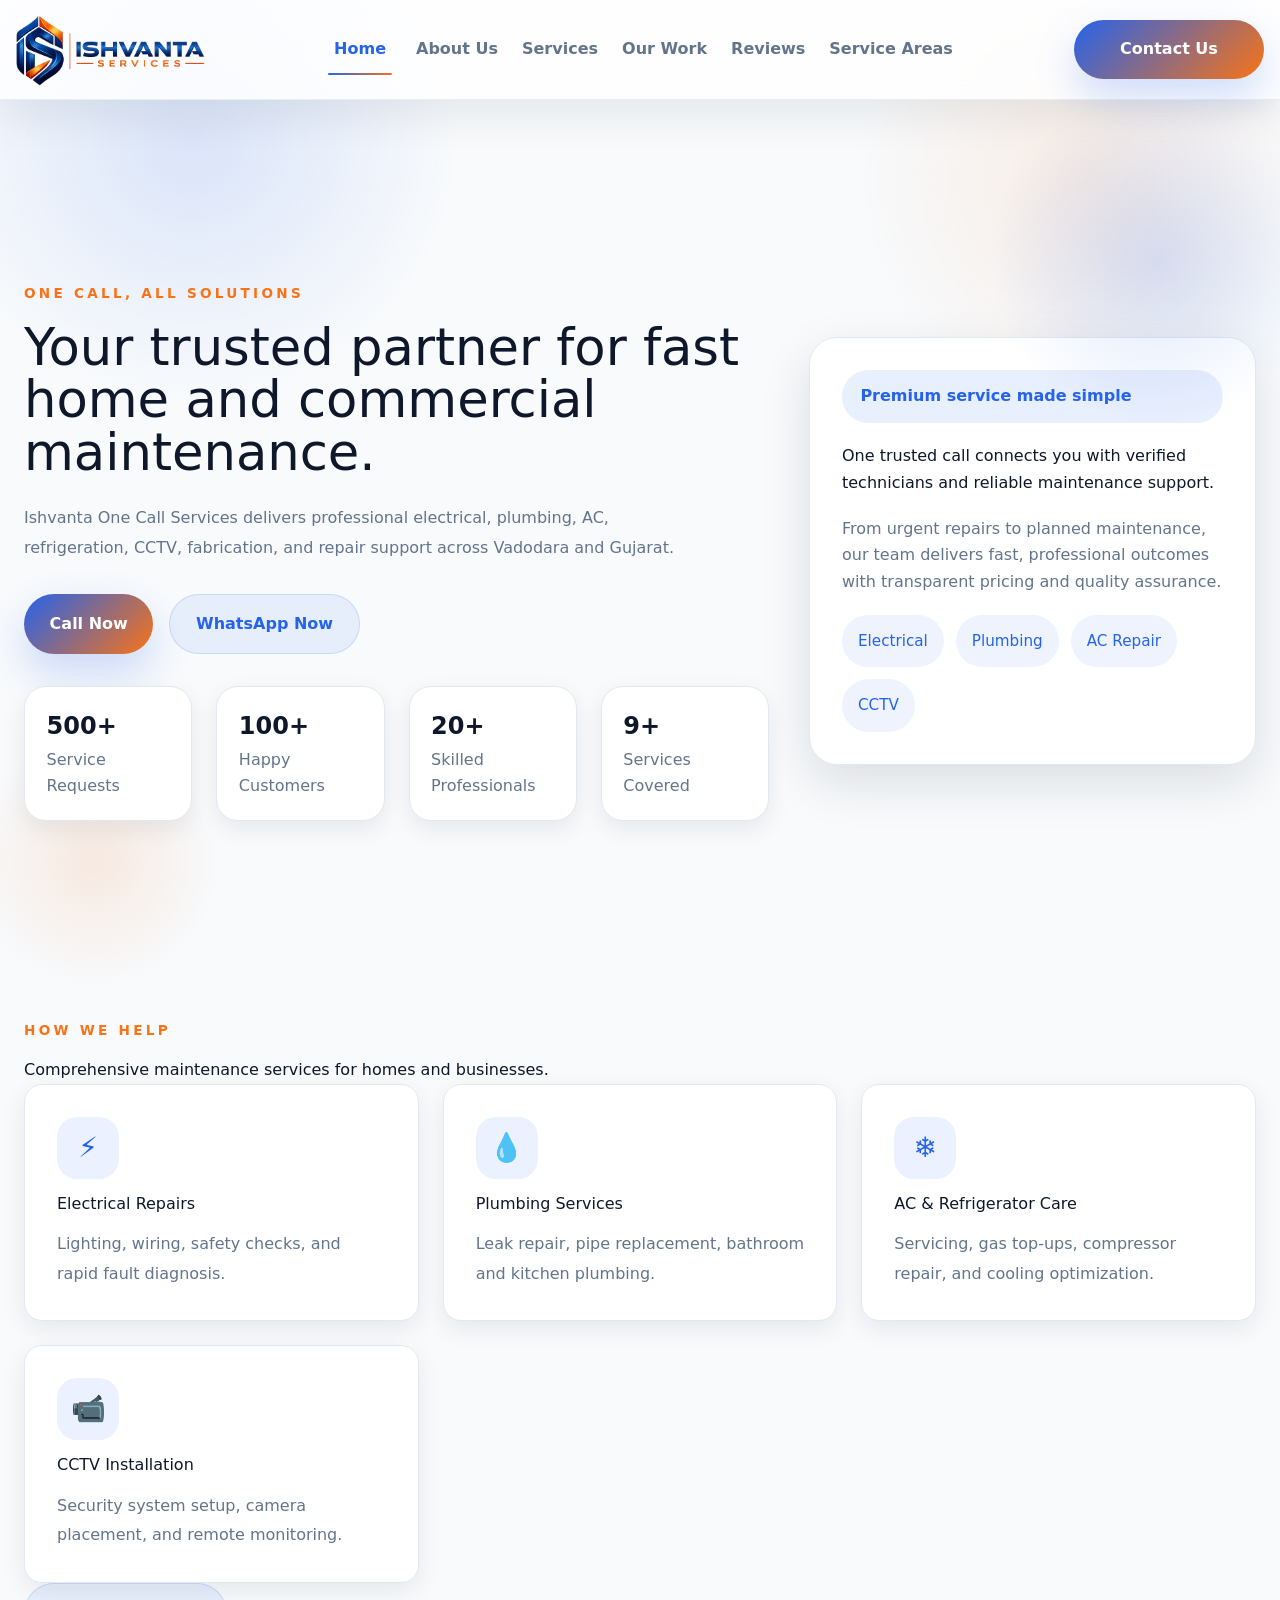
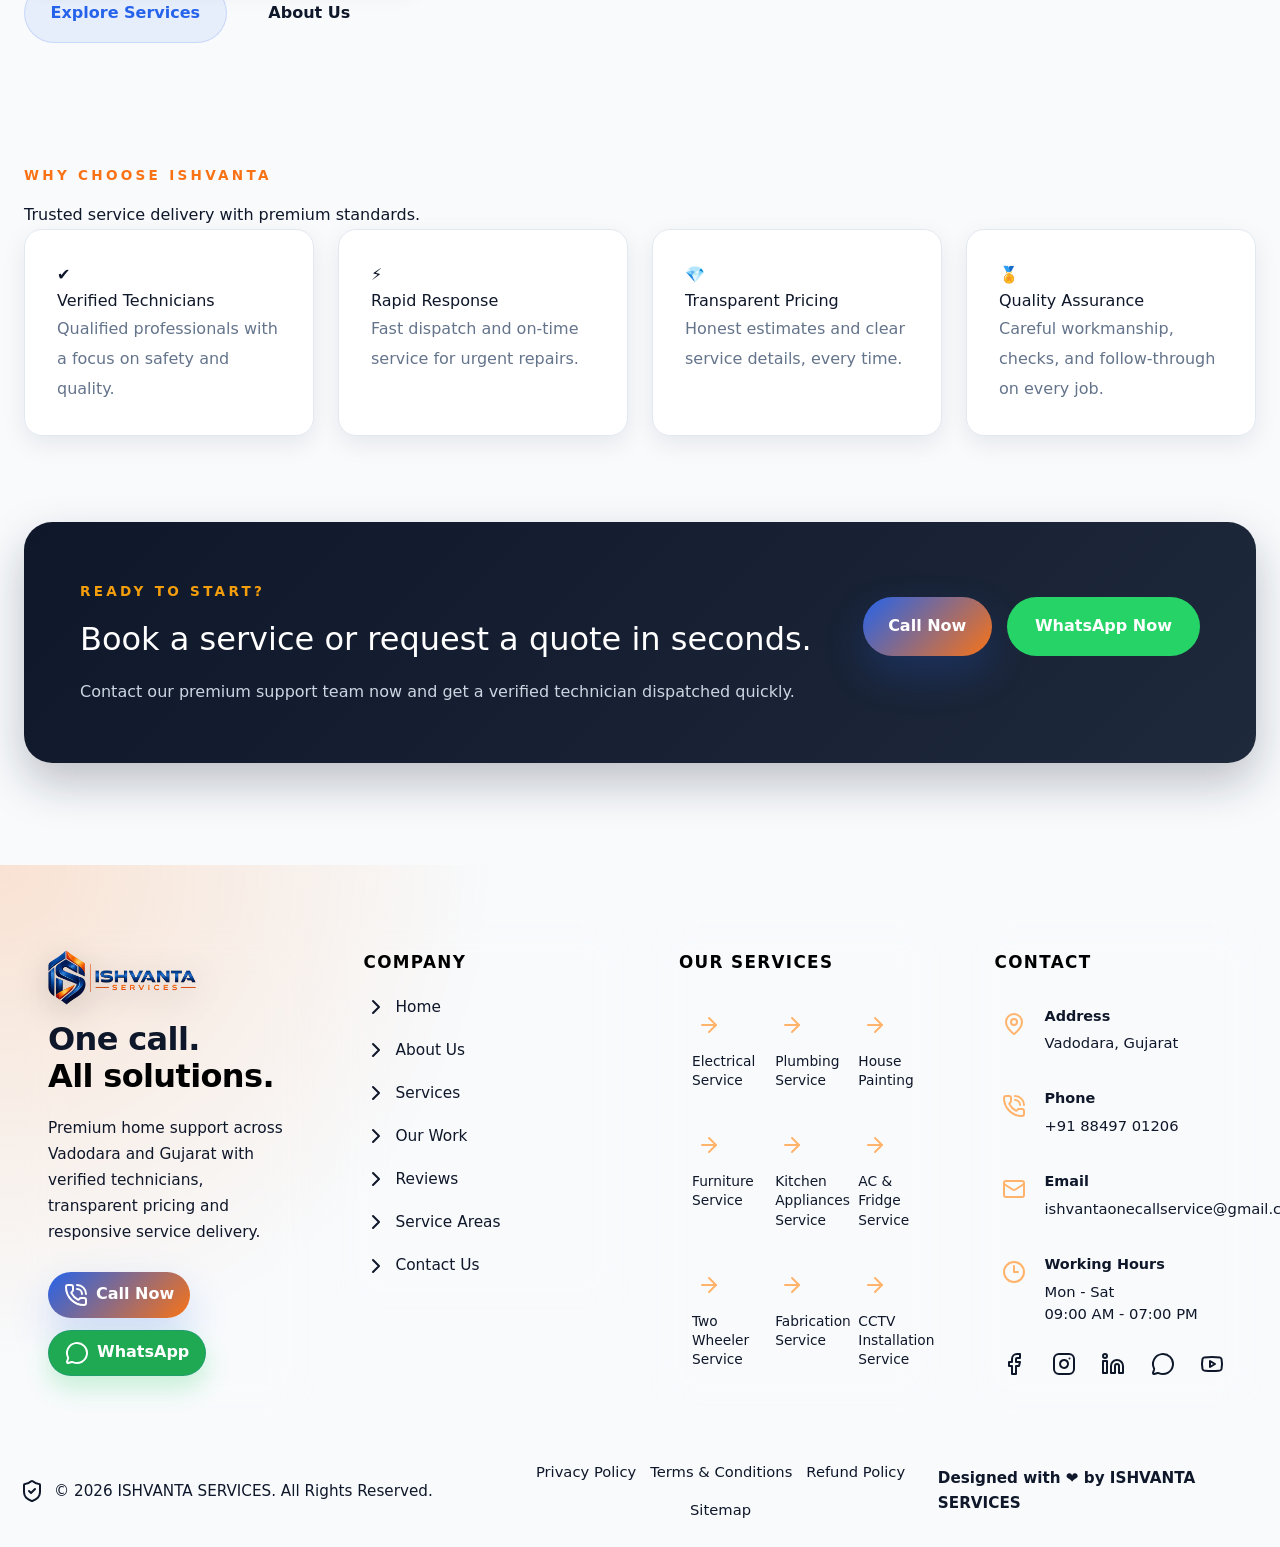
<file: index.html>
<!DOCTYPE html><html lang="en" data-beasties-container><head>
  <meta charset="utf-8">
  <title>Ishavanta One Call Service | Empowering Businesses Through Smart Technology</title>
  <base href="/">
  <meta name="viewport" content="width=device-width, initial-scale=1">
  <meta name="description" content="Ishavanta One Call Service delivers premium IT services, software development, UI/UX design, cloud engineering, AI automation, and SEO solutions for startups, enterprises, and global brands.">
  <meta name="keywords" content="IT Services, Software Development, UI/UX Design, Cloud Solutions, AI Automation, SEO, Web Application Development, Mobile App Development, E-commerce Development">
  <meta name="author" content="Ishavanta One Call Service">
  <meta property="og:title" content="Ishavanta One Call Service | Empowering Businesses Through Smart Technology">
  <meta property="og:description" content="Partner with a premium IT agency that builds modern websites, web applications, mobile apps, cloud platforms, and AI-powered automation for high-growth businesses.">
  <meta property="og:type" content="website">
  <meta property="og:url" content="https://www.ishavantaonecallservice.com/">
  <meta property="og:image" content="https://www.ishavantaonecallservice.com/og-image.png">
  <meta name="twitter:card" content="summary_large_image">
  <meta name="twitter:title" content="Ishavanta One Call Service | Empowering Businesses Through Smart Technology">
  <meta name="twitter:description" content="Premium IT services for modern businesses: web development, mobile apps, UI/UX, cloud, AI automation, and digital growth.">
  <meta name="twitter:image" content="https://www.ishavantaonecallservice.com/og-image.png">
  <meta name="theme-color" content="#0F172A">
  <link rel="icon" type="image/x-icon" href="favicon.ico">
  <script type="application/ld+json">
  {
    "@context": "https://schema.org",
    "@type": "Organization",
    "name": "Ishavanta Service",
    "url": "https://www.ishavantaonecallservice.com",
    "logo": "https://www.ishavantaonecallservice.com/favicon.ico",
    "sameAs": [
      "https://www.linkedin.com/company/ishavanta-one-call-service",
      "https://twitter.com/ishavanta_onecall_service",
      "https://www.facebook.com/ishavantaonecallservice"
    ],
    "contactPoint": [
      {
        "@type": "ContactPoint",
        "telephone": "+91-9876543210",
        "contactType": "customer support",
        "email": "contact@ishavantaonecallservice.com"
      }
    ],
    "description": "Ishavanta One Call Service is an enterprise-level IT services firm delivering websites, apps, cloud platforms, AI automation, SEO and custom software for startups, small businesses and global brands."
  }
  </script>
<style>@layer properties;@layer theme,base,components,utilities;@layer theme{:root{--font-sans: -apple-system, BlinkMacSystemFont, "Segoe UI", Roboto, "Helvetica Neue", "Noto Sans", Arial, sans-serif, "Apple Color Emoji", "Segoe UI Emoji", "Segoe UI Symbol", "Noto Color Emoji";--font-mono: ui-monospace, SFMono-Regular, Menlo, Monaco, Consolas, "Liberation Mono", "Courier New", monospace;--color-white: #fff;--shadow-sm: 0 1px 3px 0 rgb(0 0 0 / .1), 0 1px 2px -1px rgb(0 0 0 / .1);--shadow-md: 0 4px 6px -1px rgb(0 0 0 / .1), 0 2px 4px -2px rgb(0 0 0 / .1);--ease-out: cubic-bezier(0, 0, .2, 1);--default-transition-duration: .15s;--default-transition-timing-function: cubic-bezier(.4, 0, .2, 1);--default-font-family: var(--font-sans);--default-mono-font-family: var(--font-mono)}}@layer base{*,:after,:before{box-sizing:border-box;margin:0;padding:0;border:0 solid}html{line-height:1.5;-webkit-text-size-adjust:100%;tab-size:4;font-family:var(--default-font-family, -apple-system, BlinkMacSystemFont, "Segoe UI", Roboto, "Helvetica Neue", "Noto Sans", Arial, sans-serif, "Apple Color Emoji", "Segoe UI Emoji", "Segoe UI Symbol", "Noto Color Emoji");font-feature-settings:var(--default-font-feature-settings, normal);font-variation-settings:var(--default-font-variation-settings, normal);-webkit-tap-highlight-color:transparent}h1,h2,h3,h4{font-size:inherit;font-weight:inherit}a{color:inherit;-webkit-text-decoration:inherit;text-decoration:inherit}strong{font-weight:bolder}ul{list-style:none}img,svg{display:block;vertical-align:middle}img{max-width:100%;height:auto}button{font:inherit;font-feature-settings:inherit;font-variation-settings:inherit;letter-spacing:inherit;color:inherit;border-radius:0;background-color:transparent;opacity:1}button{appearance:button}}@layer utilities{}:root{color-scheme:light;--bg: #F8FAFC;--surface: #FFFFFF;--surface-soft: #F8FAFC;--surface-muted: rgba(248, 250, 252, .95);--text: #0F172A;--text-dark: #0F172A;--text-muted: #64748B;--border: #E2E8F0;--color-white: #FFFFFF;--color-primary: #2563EB;--color-accent: #F97316;--color-primary-dark: #1D4ED8;--shadow-sm: 0 8px 24px rgba(15, 23, 42, .08);--shadow-md: 0 18px 50px rgba(15, 23, 42, .12);--shadow-lg: 0 30px 80px rgba(15, 23, 42, .16);--shadow-hover: 0 30px 60px rgba(37, 99, 235, .14);--shadow: var(--shadow-sm);--accent: var(--color-accent);--accent-soft: rgba(249, 115, 22, .12);--accent-alt: var(--color-accent);--muted: var(--text-muted);--radius: 18px;--radius-lg: 24px;--radius-pill: 999px;--container: 1280px;--transition: .25s ease}html{scroll-behavior:smooth}*,*:before,*:after{box-sizing:border-box}body{margin:0;min-height:100vh;font-family:Inter,ui-sans-serif,system-ui,-apple-system,BlinkMacSystemFont,Segoe UI,sans-serif;color:var(--text);background:var(--bg);line-height:1.65;text-rendering:optimizeLegibility;-webkit-font-smoothing:antialiased;-moz-osx-font-smoothing:grayscale}img,svg{max-width:100%;display:block;height:auto}a{color:inherit;text-decoration:none}button{font:inherit}body:before{content:"";position:fixed;inset:0;pointer-events:none;background-image:radial-gradient(circle at 15% 15%,rgba(37,99,235,.14),transparent 20%),radial-gradient(circle at 85% 20%,rgba(249,115,22,.1),transparent 18%);z-index:-1}.page-shell{width:min(100%,var(--container));margin:0 auto;padding:0 1.5rem 4rem}.section{padding:clamp(2rem,3vw,4rem) 0}.eyebrow{display:inline-flex;letter-spacing:.24em;text-transform:uppercase;font-size:.85rem;font-weight:700;color:var(--color-accent);margin-bottom:1rem;gap:.5rem}.hero-text,.service-card p,.benefit-card p{margin:0;color:var(--text-muted);font-size:1rem;line-height:1.85}.premium-card,.service-card,.benefit-card{background:var(--surface);border:1px solid var(--border);border-radius:var(--radius);box-shadow:var(--shadow-sm);transition:transform var(--transition),box-shadow var(--transition),border-color var(--transition),background-color var(--transition)}.premium-card:hover,.service-card:hover,.benefit-card:hover{transform:translateY(-6px);box-shadow:var(--shadow-md);border-color:#2563eb2e}.benefit-card h3,.service-card h3,.hero-copy h1,.hero-card h2{color:var(--text-dark);margin:0}.btn,.nav-cta{display:inline-flex;align-items:center;justify-content:center;gap:.65rem;border:none;border-radius:var(--radius-pill);cursor:pointer;padding:1rem 1.6rem;font-weight:700;transition:transform var(--transition),box-shadow var(--transition),background var(--transition),border-color var(--transition)}.btn-primary,.nav-cta{background:linear-gradient(135deg,var(--color-primary) 0%,var(--color-accent) 100%);color:var(--color-white);box-shadow:0 18px 40px #2563eb38}.btn-secondary,.btn-whatsapp{background:#2563eb14;color:var(--color-primary);border:1px solid rgba(37,99,235,.16)}.btn:hover,.nav-cta:hover{transform:translateY(-2px);box-shadow:0 20px 50px #2563eb24}@media(max-width:640px){.page-shell{padding-left:1rem;padding-right:1rem}}@property --tw-rotate-x{syntax: "*"; inherits: false;}@property --tw-rotate-y{syntax: "*"; inherits: false;}@property --tw-rotate-z{syntax: "*"; inherits: false;}@property --tw-skew-x{syntax: "*"; inherits: false;}@property --tw-skew-y{syntax: "*"; inherits: false;}@property --tw-border-style{syntax: "*"; inherits: false; initial-value: solid;}@property --tw-blur{syntax: "*"; inherits: false;}@property --tw-brightness{syntax: "*"; inherits: false;}@property --tw-contrast{syntax: "*"; inherits: false;}@property --tw-grayscale{syntax: "*"; inherits: false;}@property --tw-hue-rotate{syntax: "*"; inherits: false;}@property --tw-invert{syntax: "*"; inherits: false;}@property --tw-opacity{syntax: "*"; inherits: false;}@property --tw-saturate{syntax: "*"; inherits: false;}@property --tw-sepia{syntax: "*"; inherits: false;}@property --tw-drop-shadow{syntax: "*"; inherits: false;}@property --tw-drop-shadow-color{syntax: "*"; inherits: false;}@property --tw-drop-shadow-alpha{syntax: "<percentage>"; inherits: false; initial-value: 100%;}@property --tw-drop-shadow-size{syntax: "*"; inherits: false;}@property --tw-ease{syntax: "*"; inherits: false;}@layer properties{@supports ((-webkit-hyphens: none) and (not (margin-trim: inline))) or ((-moz-orient: inline) and (not (color:rgb(from red r g b)))){*,:before,:after{--tw-rotate-x: initial;--tw-rotate-y: initial;--tw-rotate-z: initial;--tw-skew-x: initial;--tw-skew-y: initial;--tw-border-style: solid;--tw-blur: initial;--tw-brightness: initial;--tw-contrast: initial;--tw-grayscale: initial;--tw-hue-rotate: initial;--tw-invert: initial;--tw-opacity: initial;--tw-saturate: initial;--tw-sepia: initial;--tw-drop-shadow: initial;--tw-drop-shadow-color: initial;--tw-drop-shadow-alpha: 100%;--tw-drop-shadow-size: initial;--tw-ease: initial}}}
</style><link rel="stylesheet" href="styles-TUL6JSMD.css" media="print" onload="this.media='all'"><noscript><link rel="stylesheet" href="styles-TUL6JSMD.css"></noscript><style ng-app-id="ng">.site-header[_ngcontent-ng-c588981805]{position:sticky;top:0;z-index:999;width:100%;background:#ffffffd1;-webkit-backdrop-filter:blur(18px);backdrop-filter:blur(18px);border-bottom:1px solid rgba(226,232,240,.72);box-shadow:0 16px 40px #0f172a14}html[_ngcontent-ng-c588981805]{font-size:16px}body[_ngcontent-ng-c588981805]{font-size:1rem;line-height:1.6;color:#0f172a}.navbar-container[_ngcontent-ng-c588981805]{display:flex;align-items:center;justify-content:space-between;gap:1rem;width:min(100%,var(--container));margin:0 auto;padding:.85rem 1rem}.brand-section[_ngcontent-ng-c588981805]{display:inline-flex;align-items:center;gap:.85rem;text-decoration:none;color:inherit}.navbar-logo[_ngcontent-ng-c588981805]{display:block;height:72px;width:auto;max-width:100%;object-fit:contain;opacity:1;visibility:visible}@media(max-width:768px){.navbar-logo[_ngcontent-ng-c588981805]{height:52px}}.nav-menu[_ngcontent-ng-c588981805]{display:flex;gap:1.5rem;align-items:center;flex:1;justify-content:center}.nav-menu[_ngcontent-ng-c588981805]   a[_ngcontent-ng-c588981805]{font-weight:600;color:var(--text-muted);font-size:1rem;padding:.85rem 0;position:relative}.nav-menu[_ngcontent-ng-c588981805]   a[_ngcontent-ng-c588981805]:after{content:"";position:absolute;left:0;right:0;bottom:-.35rem;height:2px;border-radius:999px;background:transparent;transform:scaleX(0);transform-origin:center;transition:transform var(--transition),background var(--transition)}.nav-menu[_ngcontent-ng-c588981805]   a[_ngcontent-ng-c588981805]:hover, .nav-menu[_ngcontent-ng-c588981805]   a[_ngcontent-ng-c588981805]:focus-visible, .nav-menu[_ngcontent-ng-c588981805]   a.active[_ngcontent-ng-c588981805]{color:var(--color-primary)}.nav-menu[_ngcontent-ng-c588981805]   a[_ngcontent-ng-c588981805]:hover:after, .nav-menu[_ngcontent-ng-c588981805]   a.active[_ngcontent-ng-c588981805]:after{background:linear-gradient(135deg,var(--color-primary) 0%,var(--color-accent) 100%);transform:scaleX(1)}.header-actions[_ngcontent-ng-c588981805]{display:flex;align-items:center;gap:.75rem}.nav-cta[_ngcontent-ng-c588981805]{min-width:190px;padding:1rem 1.5rem}.hamburger-btn[_ngcontent-ng-c588981805]{display:none;border:none;background:transparent;cursor:pointer;padding:.75rem}.hamburger-icon[_ngcontent-ng-c588981805]{position:relative;width:24px;height:2px;background:var(--text-dark);display:inline-block}.hamburger-icon[_ngcontent-ng-c588981805]:before, .hamburger-icon[_ngcontent-ng-c588981805]:after{content:"";position:absolute;left:0;width:24px;height:2px;background:var(--text-dark);border-radius:999px;transition:transform var(--transition),opacity var(--transition)}.hamburger-icon[_ngcontent-ng-c588981805]:before{top:-8px}.hamburger-icon[_ngcontent-ng-c588981805]:after{top:8px}.hamburger-icon.open[_ngcontent-ng-c588981805]{background:transparent}.hamburger-icon.open[_ngcontent-ng-c588981805]:before{transform:translateY(8px) rotate(45deg)}.hamburger-icon.open[_ngcontent-ng-c588981805]:after{transform:translateY(-8px) rotate(-45deg)}.mobile-menu[_ngcontent-ng-c588981805]{position:absolute;inset:100% 0 0;background:#fffffffa;border-top:1px solid rgba(226,232,240,.72);box-shadow:0 24px 50px #0f172a14;-webkit-backdrop-filter:blur(18px);backdrop-filter:blur(18px);padding:1rem}.mobile-menu-nav[_ngcontent-ng-c588981805]{display:grid;gap:.5rem}.mobile-menu-link[_ngcontent-ng-c588981805], .mobile-menu-cta[_ngcontent-ng-c588981805]{display:block;width:100%;padding:1rem 1.25rem;border-radius:var(--radius-pill);text-decoration:none;color:var(--text-dark);font-weight:700}.mobile-menu-cta[_ngcontent-ng-c588981805]{background:linear-gradient(135deg,var(--color-primary) 0%,var(--color-accent) 100%);color:var(--color-white)}.mobile-menu-link[_ngcontent-ng-c588981805]:hover, .mobile-menu-cta[_ngcontent-ng-c588981805]:hover{background:#2563eb1a}@media(max-width:1024px){.nav-menu[_ngcontent-ng-c588981805]{gap:1rem}}@media(max-width:768px){.nav-menu[_ngcontent-ng-c588981805], .nav-cta[_ngcontent-ng-c588981805]{display:none}.hamburger-btn[_ngcontent-ng-c588981805]{display:inline-flex}}</style><style ng-app-id="ng">[_ngcontent-ng-c3793010630]:root{--footer-bg: linear-gradient(135deg, #0f172a 0%, #172554 45%, #1e293b 100%);--footer-card-bg: rgba(15, 23, 42, .78);--footer-card-border: rgba(255, 255, 255, .14);--footer-text: #f8fafc;--footer-muted: #cbd5e1;--footer-accent: #ff6b00;--footer-accent-2: #25d366;--footer-shadow: 0 20px 45px rgba(2, 8, 23, .35)}*[_ngcontent-ng-c3793010630]{box-sizing:border-box}.footer-shell[_ngcontent-ng-c3793010630]{background:var(--footer-bg);color:var(--footer-text);padding:56px 20px 24px;position:relative;overflow:hidden}.footer-shell[_ngcontent-ng-c3793010630]:before{content:"";position:absolute;inset:0;background:radial-gradient(circle at top left,rgba(255,107,0,.16),transparent 34%);pointer-events:none}.footer-container[_ngcontent-ng-c3793010630]{max-width:1280px;margin:0 auto;position:relative;z-index:1}.footer-grid[_ngcontent-ng-c3793010630]{display:grid;grid-template-columns:repeat(4,minmax(0,1fr));gap:22px;align-items:start}.footer-card[_ngcontent-ng-c3793010630]{background:var(--footer-card-bg);border:1px solid var(--footer-card-border);border-radius:22px;padding:28px;box-shadow:var(--footer-shadow);backdrop-filter:blur(20px);-webkit-backdrop-filter:blur(20px);transition:transform .22s ease,border-color .22s ease,box-shadow .22s ease}.footer-card[_ngcontent-ng-c3793010630]:hover{transform:translateY(-4px);border-color:#ff6b0059;box-shadow:0 24px 50px #02081773}.footer-brand[_ngcontent-ng-c3793010630]{display:flex;flex-direction:column;gap:20px;min-height:100%}.brand-block[_ngcontent-ng-c3793010630]{display:flex;flex-direction:column;gap:16px}.brand-logo[_ngcontent-ng-c3793010630]{width:150px;height:auto;display:block;filter:drop-shadow(0 8px 16px rgba(0,0,0,.2))}.eyebrow[_ngcontent-ng-c3793010630]{margin:0 0 6px;font-size:.78rem;font-weight:700;letter-spacing:.24em;text-transform:uppercase;color:#f59e0b}.brand-title[_ngcontent-ng-c3793010630]{margin:0;font-size:2rem;line-height:1.15;font-weight:700;letter-spacing:-.02em}.brand-title[_ngcontent-ng-c3793010630]   span[_ngcontent-ng-c3793010630]{display:block;color:#f8fafc}.brand-description[_ngcontent-ng-c3793010630]{margin:0;color:var(--footer-muted);line-height:1.7;font-size:.96rem}.brand-actions[_ngcontent-ng-c3793010630]{display:flex;flex-wrap:wrap;gap:12px;margin-top:6px}.btn[_ngcontent-ng-c3793010630]{display:inline-flex;align-items:center;justify-content:center;gap:8px;min-height:46px;padding:0 16px;border-radius:999px;text-decoration:none;font-weight:600;transition:transform .22s ease,box-shadow .22s ease,background-color .22s ease}.btn[_ngcontent-ng-c3793010630]:hover{transform:translateY(-2px)}.btn-whatsapp[_ngcontent-ng-c3793010630]{background:#1ea952;color:#fff;box-shadow:0 12px 24px #25d3663d}.footer-heading[_ngcontent-ng-c3793010630]{margin:0 0 18px;font-size:1.05rem;font-weight:700;letter-spacing:.08em;text-transform:uppercase;color:#000}.footer-links[_ngcontent-ng-c3793010630]{list-style:none;padding:0;margin:0;display:flex;flex-direction:column;gap:10px}.footer-link[_ngcontent-ng-c3793010630]{display:inline-flex;align-items:center;gap:8px;color:var(--footer-text);text-decoration:none;font-size:.96rem;transition:color .22s ease,transform .22s ease}.footer-link[_ngcontent-ng-c3793010630]:hover{color:var(--footer-accent);transform:translate(3px)}.service-grid[_ngcontent-ng-c3793010630]{display:grid;grid-template-columns:repeat(3,minmax(0,1fr));gap:12px}.service-item[_ngcontent-ng-c3793010630]{display:flex;flex-direction:column;align-items:flex-start;gap:10px;padding:12px;border-radius:14px;background:#ffffff0d;color:var(--footer-text);text-decoration:none;border:1px solid rgba(255,255,255,.06);transition:transform .22s ease,background-color .22s ease,border-color .22s ease}.service-item[_ngcontent-ng-c3793010630]:hover{transform:translateY(-2px);background:#ff6b0024;border-color:#ff6b0047}.service-icon[_ngcontent-ng-c3793010630]{width:34px;height:34px;display:grid;place-items:center;border-radius:50%;background:#ffffff17;color:#ffb36b}.service-item[_ngcontent-ng-c3793010630]   span[_ngcontent-ng-c3793010630]{font-size:.86rem;line-height:1.4}.contact-list[_ngcontent-ng-c3793010630]{display:grid;gap:12px}.contact-item[_ngcontent-ng-c3793010630]{display:flex;gap:12px;align-items:flex-start;text-decoration:none;color:var(--footer-text);padding:10px 0;border-bottom:1px solid rgba(255,255,255,.08);transition:color .22s ease}.contact-item[_ngcontent-ng-c3793010630]:last-child{border-bottom:0;padding-bottom:0}.contact-item[_ngcontent-ng-c3793010630]:hover{color:#ffd2aa}.contact-icon[_ngcontent-ng-c3793010630]{width:38px;height:38px;display:grid;place-items:center;border-radius:50%;background:#ffffff17;color:#ffb36b;flex-shrink:0}.contact-item[_ngcontent-ng-c3793010630]   h4[_ngcontent-ng-c3793010630]{margin:0 0 4px;font-size:.9rem;font-weight:700}.contact-item[_ngcontent-ng-c3793010630]   p[_ngcontent-ng-c3793010630]{margin:0;color:var(--footer-muted);font-size:.92rem;line-height:1.5}.social-links[_ngcontent-ng-c3793010630]{display:flex;gap:10px;margin-top:18px}.social-link[_ngcontent-ng-c3793010630]{width:42px;height:42px;display:grid;place-items:center;border-radius:50%;background:#ffffff14;color:var(--footer-text);text-decoration:none;transition:transform .22s ease,background-color .22s ease,color .22s ease}.social-link[_ngcontent-ng-c3793010630]:hover{transform:translateY(-2px);background:#ff6b0029;color:#ffb36b}.footer-bottom[_ngcontent-ng-c3793010630]{margin-top:24px;padding:22px 0 0;border-top:1px solid rgba(255,255,255,.12);display:grid;grid-template-columns:1.2fr 1fr .8fr;gap:16px;align-items:center}.footer-bottom-left[_ngcontent-ng-c3793010630], .footer-bottom-center[_ngcontent-ng-c3793010630], .footer-bottom-right[_ngcontent-ng-c3793010630]{display:flex;align-items:center;flex-wrap:wrap;gap:10px}.footer-bottom-left[_ngcontent-ng-c3793010630]{color:var(--footer-muted);font-size:.95rem}.footer-bottom-center[_ngcontent-ng-c3793010630]{justify-content:center;gap:14px}.footer-bottom-center[_ngcontent-ng-c3793010630]   a[_ngcontent-ng-c3793010630]{color:var(--footer-text);text-decoration:none;font-size:.92rem;transition:color .22s ease}.footer-bottom-center[_ngcontent-ng-c3793010630]   a[_ngcontent-ng-c3793010630]:hover{color:var(--footer-accent)}.footer-bottom-right[_ngcontent-ng-c3793010630]{justify-content:flex-end;color:var(--footer-muted);font-size:.95rem;font-weight:600}@media(max-width:1100px){.footer-grid[_ngcontent-ng-c3793010630]{grid-template-columns:repeat(2,minmax(0,1fr))}.footer-bottom[_ngcontent-ng-c3793010630]{grid-template-columns:1fr;text-align:center}.footer-bottom-left[_ngcontent-ng-c3793010630], .footer-bottom-center[_ngcontent-ng-c3793010630], .footer-bottom-right[_ngcontent-ng-c3793010630]{justify-content:center}}@media(max-width:700px){.footer-shell[_ngcontent-ng-c3793010630]{padding:36px 16px 20px}.footer-grid[_ngcontent-ng-c3793010630]{grid-template-columns:1fr}.footer-card[_ngcontent-ng-c3793010630]{padding:24px}.service-grid[_ngcontent-ng-c3793010630]{grid-template-columns:1fr}.brand-actions[_ngcontent-ng-c3793010630]{flex-direction:column}.btn[_ngcontent-ng-c3793010630]{width:100%}.footer-bottom-center[_ngcontent-ng-c3793010630]{gap:8px 12px}}</style><style ng-app-id="ng">.mat-mdc-button-base {
  text-decoration: none;
}
.mat-mdc-button-base .mat-icon {
  min-height: fit-content;
  flex-shrink: 0;
}
@media (hover: none) {
  .mat-mdc-button-base:hover > span.mat-mdc-button-persistent-ripple::before {
    opacity: 0;
  }
}

.mdc-button {
  -webkit-user-select: none;
  user-select: none;
  position: relative;
  display: inline-flex;
  align-items: center;
  justify-content: center;
  box-sizing: border-box;
  min-width: 64px;
  border: none;
  outline: none;
  line-height: inherit;
  -webkit-appearance: none;
  overflow: visible;
  vertical-align: middle;
  background: transparent;
  padding: 0 8px;
}
.mdc-button::-moz-focus-inner {
  padding: 0;
  border: 0;
}
.mdc-button:active {
  outline: none;
}
.mdc-button:hover {
  cursor: pointer;
}
.mdc-button:disabled {
  cursor: default;
  pointer-events: none;
}
.mdc-button[hidden] {
  display: none;
}
.mdc-button .mdc-button__label {
  position: relative;
}

.mat-mdc-button {
  padding: 0 var(--mat-button-text-horizontal-padding, 12px);
  height: var(--mat-button-text-container-height, 40px);
  font-family: var(--mat-button-text-label-text-font, var(--mat-sys-label-large-font));
  font-size: var(--mat-button-text-label-text-size, var(--mat-sys-label-large-size));
  letter-spacing: var(--mat-button-text-label-text-tracking, var(--mat-sys-label-large-tracking));
  text-transform: var(--mat-button-text-label-text-transform);
  font-weight: var(--mat-button-text-label-text-weight, var(--mat-sys-label-large-weight));
}
.mat-mdc-button, .mat-mdc-button .mdc-button__ripple {
  border-radius: var(--mat-button-text-container-shape, var(--mat-sys-corner-full));
}
.mat-mdc-button:not(:disabled) {
  color: var(--mat-button-text-label-text-color, var(--mat-sys-primary));
}
.mat-mdc-button[disabled], .mat-mdc-button.mat-mdc-button-disabled {
  cursor: default;
  pointer-events: none;
  color: var(--mat-button-text-disabled-label-text-color, color-mix(in srgb, var(--mat-sys-on-surface) 38%, transparent));
}
.mat-mdc-button.mat-mdc-button-disabled-interactive {
  pointer-events: auto;
}
.mat-mdc-button:has(.material-icons, mat-icon, [matButtonIcon]) {
  padding: 0 var(--mat-button-text-with-icon-horizontal-padding, 16px);
}
.mat-mdc-button > .mat-icon {
  margin-right: var(--mat-button-text-icon-spacing, 8px);
  margin-left: var(--mat-button-text-icon-offset, -4px);
}
[dir=rtl] .mat-mdc-button > .mat-icon {
  margin-right: var(--mat-button-text-icon-offset, -4px);
  margin-left: var(--mat-button-text-icon-spacing, 8px);
}
.mat-mdc-button .mdc-button__label + .mat-icon {
  margin-right: var(--mat-button-text-icon-offset, -4px);
  margin-left: var(--mat-button-text-icon-spacing, 8px);
}
[dir=rtl] .mat-mdc-button .mdc-button__label + .mat-icon {
  margin-right: var(--mat-button-text-icon-spacing, 8px);
  margin-left: var(--mat-button-text-icon-offset, -4px);
}
.mat-mdc-button .mat-ripple-element {
  background-color: var(--mat-button-text-ripple-color, color-mix(in srgb, var(--mat-sys-primary) calc(var(--mat-sys-pressed-state-layer-opacity) * 100%), transparent));
}
.mat-mdc-button .mat-mdc-button-persistent-ripple::before {
  background-color: var(--mat-button-text-state-layer-color, var(--mat-sys-primary));
}
.mat-mdc-button.mat-mdc-button-disabled .mat-mdc-button-persistent-ripple::before {
  background-color: var(--mat-button-text-disabled-state-layer-color, var(--mat-sys-on-surface-variant));
}
.mat-mdc-button:hover > .mat-mdc-button-persistent-ripple::before {
  opacity: var(--mat-button-text-hover-state-layer-opacity, var(--mat-sys-hover-state-layer-opacity));
}
.mat-mdc-button.cdk-program-focused > .mat-mdc-button-persistent-ripple::before, .mat-mdc-button.cdk-keyboard-focused > .mat-mdc-button-persistent-ripple::before, .mat-mdc-button.mat-mdc-button-disabled-interactive:focus > .mat-mdc-button-persistent-ripple::before {
  opacity: var(--mat-button-text-focus-state-layer-opacity, var(--mat-sys-focus-state-layer-opacity));
}
.mat-mdc-button:active > .mat-mdc-button-persistent-ripple::before {
  opacity: var(--mat-button-text-pressed-state-layer-opacity, var(--mat-sys-pressed-state-layer-opacity));
}
.mat-mdc-button .mat-mdc-button-touch-target {
  position: absolute;
  top: 50%;
  height: var(--mat-button-text-touch-target-size, 48px);
  display: var(--mat-button-text-touch-target-display, block);
  left: 0;
  right: 0;
  transform: translateY(-50%);
}

.mat-mdc-unelevated-button {
  transition: box-shadow 280ms cubic-bezier(0.4, 0, 0.2, 1);
  height: var(--mat-button-filled-container-height, 40px);
  font-family: var(--mat-button-filled-label-text-font, var(--mat-sys-label-large-font));
  font-size: var(--mat-button-filled-label-text-size, var(--mat-sys-label-large-size));
  letter-spacing: var(--mat-button-filled-label-text-tracking, var(--mat-sys-label-large-tracking));
  text-transform: var(--mat-button-filled-label-text-transform);
  font-weight: var(--mat-button-filled-label-text-weight, var(--mat-sys-label-large-weight));
  padding: 0 var(--mat-button-filled-horizontal-padding, 24px);
}
.mat-mdc-unelevated-button > .mat-icon {
  margin-right: var(--mat-button-filled-icon-spacing, 8px);
  margin-left: var(--mat-button-filled-icon-offset, -8px);
}
[dir=rtl] .mat-mdc-unelevated-button > .mat-icon {
  margin-right: var(--mat-button-filled-icon-offset, -8px);
  margin-left: var(--mat-button-filled-icon-spacing, 8px);
}
.mat-mdc-unelevated-button .mdc-button__label + .mat-icon {
  margin-right: var(--mat-button-filled-icon-offset, -8px);
  margin-left: var(--mat-button-filled-icon-spacing, 8px);
}
[dir=rtl] .mat-mdc-unelevated-button .mdc-button__label + .mat-icon {
  margin-right: var(--mat-button-filled-icon-spacing, 8px);
  margin-left: var(--mat-button-filled-icon-offset, -8px);
}
.mat-mdc-unelevated-button .mat-ripple-element {
  background-color: var(--mat-button-filled-ripple-color, color-mix(in srgb, var(--mat-sys-on-primary) calc(var(--mat-sys-pressed-state-layer-opacity) * 100%), transparent));
}
.mat-mdc-unelevated-button .mat-mdc-button-persistent-ripple::before {
  background-color: var(--mat-button-filled-state-layer-color, var(--mat-sys-on-primary));
}
.mat-mdc-unelevated-button.mat-mdc-button-disabled .mat-mdc-button-persistent-ripple::before {
  background-color: var(--mat-button-filled-disabled-state-layer-color, var(--mat-sys-on-surface-variant));
}
.mat-mdc-unelevated-button:hover > .mat-mdc-button-persistent-ripple::before {
  opacity: var(--mat-button-filled-hover-state-layer-opacity, var(--mat-sys-hover-state-layer-opacity));
}
.mat-mdc-unelevated-button.cdk-program-focused > .mat-mdc-button-persistent-ripple::before, .mat-mdc-unelevated-button.cdk-keyboard-focused > .mat-mdc-button-persistent-ripple::before, .mat-mdc-unelevated-button.mat-mdc-button-disabled-interactive:focus > .mat-mdc-button-persistent-ripple::before {
  opacity: var(--mat-button-filled-focus-state-layer-opacity, var(--mat-sys-focus-state-layer-opacity));
}
.mat-mdc-unelevated-button:active > .mat-mdc-button-persistent-ripple::before {
  opacity: var(--mat-button-filled-pressed-state-layer-opacity, var(--mat-sys-pressed-state-layer-opacity));
}
.mat-mdc-unelevated-button .mat-mdc-button-touch-target {
  position: absolute;
  top: 50%;
  height: var(--mat-button-filled-touch-target-size, 48px);
  display: var(--mat-button-filled-touch-target-display, block);
  left: 0;
  right: 0;
  transform: translateY(-50%);
}
.mat-mdc-unelevated-button:not(:disabled) {
  color: var(--mat-button-filled-label-text-color, var(--mat-sys-on-primary));
  background-color: var(--mat-button-filled-container-color, var(--mat-sys-primary));
}
.mat-mdc-unelevated-button, .mat-mdc-unelevated-button .mdc-button__ripple {
  border-radius: var(--mat-button-filled-container-shape, var(--mat-sys-corner-full));
}
.mat-mdc-unelevated-button[disabled], .mat-mdc-unelevated-button.mat-mdc-button-disabled {
  cursor: default;
  pointer-events: none;
  color: var(--mat-button-filled-disabled-label-text-color, color-mix(in srgb, var(--mat-sys-on-surface) 38%, transparent));
  background-color: var(--mat-button-filled-disabled-container-color, color-mix(in srgb, var(--mat-sys-on-surface) 12%, transparent));
}
.mat-mdc-unelevated-button.mat-mdc-button-disabled-interactive {
  pointer-events: auto;
}

.mat-mdc-raised-button {
  transition: box-shadow 280ms cubic-bezier(0.4, 0, 0.2, 1);
  box-shadow: var(--mat-button-protected-container-elevation-shadow, var(--mat-sys-level1));
  height: var(--mat-button-protected-container-height, 40px);
  font-family: var(--mat-button-protected-label-text-font, var(--mat-sys-label-large-font));
  font-size: var(--mat-button-protected-label-text-size, var(--mat-sys-label-large-size));
  letter-spacing: var(--mat-button-protected-label-text-tracking, var(--mat-sys-label-large-tracking));
  text-transform: var(--mat-button-protected-label-text-transform);
  font-weight: var(--mat-button-protected-label-text-weight, var(--mat-sys-label-large-weight));
  padding: 0 var(--mat-button-protected-horizontal-padding, 24px);
}
.mat-mdc-raised-button > .mat-icon {
  margin-right: var(--mat-button-protected-icon-spacing, 8px);
  margin-left: var(--mat-button-protected-icon-offset, -8px);
}
[dir=rtl] .mat-mdc-raised-button > .mat-icon {
  margin-right: var(--mat-button-protected-icon-offset, -8px);
  margin-left: var(--mat-button-protected-icon-spacing, 8px);
}
.mat-mdc-raised-button .mdc-button__label + .mat-icon {
  margin-right: var(--mat-button-protected-icon-offset, -8px);
  margin-left: var(--mat-button-protected-icon-spacing, 8px);
}
[dir=rtl] .mat-mdc-raised-button .mdc-button__label + .mat-icon {
  margin-right: var(--mat-button-protected-icon-spacing, 8px);
  margin-left: var(--mat-button-protected-icon-offset, -8px);
}
.mat-mdc-raised-button .mat-ripple-element {
  background-color: var(--mat-button-protected-ripple-color, color-mix(in srgb, var(--mat-sys-primary) calc(var(--mat-sys-pressed-state-layer-opacity) * 100%), transparent));
}
.mat-mdc-raised-button .mat-mdc-button-persistent-ripple::before {
  background-color: var(--mat-button-protected-state-layer-color, var(--mat-sys-primary));
}
.mat-mdc-raised-button.mat-mdc-button-disabled .mat-mdc-button-persistent-ripple::before {
  background-color: var(--mat-button-protected-disabled-state-layer-color, var(--mat-sys-on-surface-variant));
}
.mat-mdc-raised-button:hover > .mat-mdc-button-persistent-ripple::before {
  opacity: var(--mat-button-protected-hover-state-layer-opacity, var(--mat-sys-hover-state-layer-opacity));
}
.mat-mdc-raised-button.cdk-program-focused > .mat-mdc-button-persistent-ripple::before, .mat-mdc-raised-button.cdk-keyboard-focused > .mat-mdc-button-persistent-ripple::before, .mat-mdc-raised-button.mat-mdc-button-disabled-interactive:focus > .mat-mdc-button-persistent-ripple::before {
  opacity: var(--mat-button-protected-focus-state-layer-opacity, var(--mat-sys-focus-state-layer-opacity));
}
.mat-mdc-raised-button:active > .mat-mdc-button-persistent-ripple::before {
  opacity: var(--mat-button-protected-pressed-state-layer-opacity, var(--mat-sys-pressed-state-layer-opacity));
}
.mat-mdc-raised-button .mat-mdc-button-touch-target {
  position: absolute;
  top: 50%;
  height: var(--mat-button-protected-touch-target-size, 48px);
  display: var(--mat-button-protected-touch-target-display, block);
  left: 0;
  right: 0;
  transform: translateY(-50%);
}
.mat-mdc-raised-button:not(:disabled) {
  color: var(--mat-button-protected-label-text-color, var(--mat-sys-primary));
  background-color: var(--mat-button-protected-container-color, var(--mat-sys-surface));
}
.mat-mdc-raised-button, .mat-mdc-raised-button .mdc-button__ripple {
  border-radius: var(--mat-button-protected-container-shape, var(--mat-sys-corner-full));
}
@media (hover: hover) {
  .mat-mdc-raised-button:hover {
    box-shadow: var(--mat-button-protected-hover-container-elevation-shadow, var(--mat-sys-level2));
  }
}
.mat-mdc-raised-button:focus {
  box-shadow: var(--mat-button-protected-focus-container-elevation-shadow, var(--mat-sys-level1));
}
.mat-mdc-raised-button:active, .mat-mdc-raised-button:focus:active {
  box-shadow: var(--mat-button-protected-pressed-container-elevation-shadow, var(--mat-sys-level1));
}
.mat-mdc-raised-button[disabled], .mat-mdc-raised-button.mat-mdc-button-disabled {
  cursor: default;
  pointer-events: none;
  color: var(--mat-button-protected-disabled-label-text-color, color-mix(in srgb, var(--mat-sys-on-surface) 38%, transparent));
  background-color: var(--mat-button-protected-disabled-container-color, color-mix(in srgb, var(--mat-sys-on-surface) 12%, transparent));
}
.mat-mdc-raised-button[disabled].mat-mdc-button-disabled, .mat-mdc-raised-button.mat-mdc-button-disabled.mat-mdc-button-disabled {
  box-shadow: var(--mat-button-protected-disabled-container-elevation-shadow, var(--mat-sys-level0));
}
.mat-mdc-raised-button.mat-mdc-button-disabled-interactive {
  pointer-events: auto;
}

.mat-mdc-outlined-button {
  border-style: solid;
  transition: border 280ms cubic-bezier(0.4, 0, 0.2, 1);
  height: var(--mat-button-outlined-container-height, 40px);
  font-family: var(--mat-button-outlined-label-text-font, var(--mat-sys-label-large-font));
  font-size: var(--mat-button-outlined-label-text-size, var(--mat-sys-label-large-size));
  letter-spacing: var(--mat-button-outlined-label-text-tracking, var(--mat-sys-label-large-tracking));
  text-transform: var(--mat-button-outlined-label-text-transform);
  font-weight: var(--mat-button-outlined-label-text-weight, var(--mat-sys-label-large-weight));
  border-radius: var(--mat-button-outlined-container-shape, var(--mat-sys-corner-full));
  border-width: var(--mat-button-outlined-outline-width, 1px);
  padding: 0 var(--mat-button-outlined-horizontal-padding, 24px);
}
.mat-mdc-outlined-button > .mat-icon {
  margin-right: var(--mat-button-outlined-icon-spacing, 8px);
  margin-left: var(--mat-button-outlined-icon-offset, -8px);
}
[dir=rtl] .mat-mdc-outlined-button > .mat-icon {
  margin-right: var(--mat-button-outlined-icon-offset, -8px);
  margin-left: var(--mat-button-outlined-icon-spacing, 8px);
}
.mat-mdc-outlined-button .mdc-button__label + .mat-icon {
  margin-right: var(--mat-button-outlined-icon-offset, -8px);
  margin-left: var(--mat-button-outlined-icon-spacing, 8px);
}
[dir=rtl] .mat-mdc-outlined-button .mdc-button__label + .mat-icon {
  margin-right: var(--mat-button-outlined-icon-spacing, 8px);
  margin-left: var(--mat-button-outlined-icon-offset, -8px);
}
.mat-mdc-outlined-button .mat-ripple-element {
  background-color: var(--mat-button-outlined-ripple-color, color-mix(in srgb, var(--mat-sys-primary) calc(var(--mat-sys-pressed-state-layer-opacity) * 100%), transparent));
}
.mat-mdc-outlined-button .mat-mdc-button-persistent-ripple::before {
  background-color: var(--mat-button-outlined-state-layer-color, var(--mat-sys-primary));
}
.mat-mdc-outlined-button.mat-mdc-button-disabled .mat-mdc-button-persistent-ripple::before {
  background-color: var(--mat-button-outlined-disabled-state-layer-color, var(--mat-sys-on-surface-variant));
}
.mat-mdc-outlined-button:hover > .mat-mdc-button-persistent-ripple::before {
  opacity: var(--mat-button-outlined-hover-state-layer-opacity, var(--mat-sys-hover-state-layer-opacity));
}
.mat-mdc-outlined-button.cdk-program-focused > .mat-mdc-button-persistent-ripple::before, .mat-mdc-outlined-button.cdk-keyboard-focused > .mat-mdc-button-persistent-ripple::before, .mat-mdc-outlined-button.mat-mdc-button-disabled-interactive:focus > .mat-mdc-button-persistent-ripple::before {
  opacity: var(--mat-button-outlined-focus-state-layer-opacity, var(--mat-sys-focus-state-layer-opacity));
}
.mat-mdc-outlined-button:active > .mat-mdc-button-persistent-ripple::before {
  opacity: var(--mat-button-outlined-pressed-state-layer-opacity, var(--mat-sys-pressed-state-layer-opacity));
}
.mat-mdc-outlined-button .mat-mdc-button-touch-target {
  position: absolute;
  top: 50%;
  height: var(--mat-button-outlined-touch-target-size, 48px);
  display: var(--mat-button-outlined-touch-target-display, block);
  left: 0;
  right: 0;
  transform: translateY(-50%);
}
.mat-mdc-outlined-button:not(:disabled) {
  color: var(--mat-button-outlined-label-text-color, var(--mat-sys-primary));
  border-color: var(--mat-button-outlined-outline-color, var(--mat-sys-outline));
}
.mat-mdc-outlined-button[disabled], .mat-mdc-outlined-button.mat-mdc-button-disabled {
  cursor: default;
  pointer-events: none;
  color: var(--mat-button-outlined-disabled-label-text-color, color-mix(in srgb, var(--mat-sys-on-surface) 38%, transparent));
  border-color: var(--mat-button-outlined-disabled-outline-color, color-mix(in srgb, var(--mat-sys-on-surface) 12%, transparent));
}
.mat-mdc-outlined-button.mat-mdc-button-disabled-interactive {
  pointer-events: auto;
}

.mat-tonal-button {
  transition: box-shadow 280ms cubic-bezier(0.4, 0, 0.2, 1);
  height: var(--mat-button-tonal-container-height, 40px);
  font-family: var(--mat-button-tonal-label-text-font, var(--mat-sys-label-large-font));
  font-size: var(--mat-button-tonal-label-text-size, var(--mat-sys-label-large-size));
  letter-spacing: var(--mat-button-tonal-label-text-tracking, var(--mat-sys-label-large-tracking));
  text-transform: var(--mat-button-tonal-label-text-transform);
  font-weight: var(--mat-button-tonal-label-text-weight, var(--mat-sys-label-large-weight));
  padding: 0 var(--mat-button-tonal-horizontal-padding, 24px);
}
.mat-tonal-button:not(:disabled) {
  color: var(--mat-button-tonal-label-text-color, var(--mat-sys-on-secondary-container));
  background-color: var(--mat-button-tonal-container-color, var(--mat-sys-secondary-container));
}
.mat-tonal-button, .mat-tonal-button .mdc-button__ripple {
  border-radius: var(--mat-button-tonal-container-shape, var(--mat-sys-corner-full));
}
.mat-tonal-button[disabled], .mat-tonal-button.mat-mdc-button-disabled {
  cursor: default;
  pointer-events: none;
  color: var(--mat-button-tonal-disabled-label-text-color, color-mix(in srgb, var(--mat-sys-on-surface) 38%, transparent));
  background-color: var(--mat-button-tonal-disabled-container-color, color-mix(in srgb, var(--mat-sys-on-surface) 12%, transparent));
}
.mat-tonal-button.mat-mdc-button-disabled-interactive {
  pointer-events: auto;
}
.mat-tonal-button > .mat-icon {
  margin-right: var(--mat-button-tonal-icon-spacing, 8px);
  margin-left: var(--mat-button-tonal-icon-offset, -8px);
}
[dir=rtl] .mat-tonal-button > .mat-icon {
  margin-right: var(--mat-button-tonal-icon-offset, -8px);
  margin-left: var(--mat-button-tonal-icon-spacing, 8px);
}
.mat-tonal-button .mdc-button__label + .mat-icon {
  margin-right: var(--mat-button-tonal-icon-offset, -8px);
  margin-left: var(--mat-button-tonal-icon-spacing, 8px);
}
[dir=rtl] .mat-tonal-button .mdc-button__label + .mat-icon {
  margin-right: var(--mat-button-tonal-icon-spacing, 8px);
  margin-left: var(--mat-button-tonal-icon-offset, -8px);
}
.mat-tonal-button .mat-ripple-element {
  background-color: var(--mat-button-tonal-ripple-color, color-mix(in srgb, var(--mat-sys-on-secondary-container) calc(var(--mat-sys-pressed-state-layer-opacity) * 100%), transparent));
}
.mat-tonal-button .mat-mdc-button-persistent-ripple::before {
  background-color: var(--mat-button-tonal-state-layer-color, var(--mat-sys-on-secondary-container));
}
.mat-tonal-button.mat-mdc-button-disabled .mat-mdc-button-persistent-ripple::before {
  background-color: var(--mat-button-tonal-disabled-state-layer-color, var(--mat-sys-on-surface-variant));
}
.mat-tonal-button:hover > .mat-mdc-button-persistent-ripple::before {
  opacity: var(--mat-button-tonal-hover-state-layer-opacity, var(--mat-sys-hover-state-layer-opacity));
}
.mat-tonal-button.cdk-program-focused > .mat-mdc-button-persistent-ripple::before, .mat-tonal-button.cdk-keyboard-focused > .mat-mdc-button-persistent-ripple::before, .mat-tonal-button.mat-mdc-button-disabled-interactive:focus > .mat-mdc-button-persistent-ripple::before {
  opacity: var(--mat-button-tonal-focus-state-layer-opacity, var(--mat-sys-focus-state-layer-opacity));
}
.mat-tonal-button:active > .mat-mdc-button-persistent-ripple::before {
  opacity: var(--mat-button-tonal-pressed-state-layer-opacity, var(--mat-sys-pressed-state-layer-opacity));
}
.mat-tonal-button .mat-mdc-button-touch-target {
  position: absolute;
  top: 50%;
  height: var(--mat-button-tonal-touch-target-size, 48px);
  display: var(--mat-button-tonal-touch-target-display, block);
  left: 0;
  right: 0;
  transform: translateY(-50%);
}

.mat-mdc-button,
.mat-mdc-unelevated-button,
.mat-mdc-raised-button,
.mat-mdc-outlined-button,
.mat-tonal-button {
  -webkit-tap-highlight-color: transparent;
}
.mat-mdc-button .mat-mdc-button-ripple,
.mat-mdc-button .mat-mdc-button-persistent-ripple,
.mat-mdc-button .mat-mdc-button-persistent-ripple::before,
.mat-mdc-unelevated-button .mat-mdc-button-ripple,
.mat-mdc-unelevated-button .mat-mdc-button-persistent-ripple,
.mat-mdc-unelevated-button .mat-mdc-button-persistent-ripple::before,
.mat-mdc-raised-button .mat-mdc-button-ripple,
.mat-mdc-raised-button .mat-mdc-button-persistent-ripple,
.mat-mdc-raised-button .mat-mdc-button-persistent-ripple::before,
.mat-mdc-outlined-button .mat-mdc-button-ripple,
.mat-mdc-outlined-button .mat-mdc-button-persistent-ripple,
.mat-mdc-outlined-button .mat-mdc-button-persistent-ripple::before,
.mat-tonal-button .mat-mdc-button-ripple,
.mat-tonal-button .mat-mdc-button-persistent-ripple,
.mat-tonal-button .mat-mdc-button-persistent-ripple::before {
  top: 0;
  left: 0;
  right: 0;
  bottom: 0;
  position: absolute;
  pointer-events: none;
  border-radius: inherit;
}
.mat-mdc-button .mat-mdc-button-ripple,
.mat-mdc-unelevated-button .mat-mdc-button-ripple,
.mat-mdc-raised-button .mat-mdc-button-ripple,
.mat-mdc-outlined-button .mat-mdc-button-ripple,
.mat-tonal-button .mat-mdc-button-ripple {
  overflow: hidden;
}
.mat-mdc-button .mat-mdc-button-persistent-ripple::before,
.mat-mdc-unelevated-button .mat-mdc-button-persistent-ripple::before,
.mat-mdc-raised-button .mat-mdc-button-persistent-ripple::before,
.mat-mdc-outlined-button .mat-mdc-button-persistent-ripple::before,
.mat-tonal-button .mat-mdc-button-persistent-ripple::before {
  content: "";
  opacity: 0;
}
.mat-mdc-button .mdc-button__label,
.mat-mdc-button .mat-icon,
.mat-mdc-unelevated-button .mdc-button__label,
.mat-mdc-unelevated-button .mat-icon,
.mat-mdc-raised-button .mdc-button__label,
.mat-mdc-raised-button .mat-icon,
.mat-mdc-outlined-button .mdc-button__label,
.mat-mdc-outlined-button .mat-icon,
.mat-tonal-button .mdc-button__label,
.mat-tonal-button .mat-icon {
  z-index: 1;
  position: relative;
}
.mat-mdc-button .mat-focus-indicator,
.mat-mdc-unelevated-button .mat-focus-indicator,
.mat-mdc-raised-button .mat-focus-indicator,
.mat-mdc-outlined-button .mat-focus-indicator,
.mat-tonal-button .mat-focus-indicator {
  top: 0;
  left: 0;
  right: 0;
  bottom: 0;
  position: absolute;
  border-radius: inherit;
}
.mat-mdc-button:focus-visible > .mat-focus-indicator::before,
.mat-mdc-unelevated-button:focus-visible > .mat-focus-indicator::before,
.mat-mdc-raised-button:focus-visible > .mat-focus-indicator::before,
.mat-mdc-outlined-button:focus-visible > .mat-focus-indicator::before,
.mat-tonal-button:focus-visible > .mat-focus-indicator::before {
  content: "";
  border-radius: inherit;
}
.mat-mdc-button._mat-animation-noopable,
.mat-mdc-unelevated-button._mat-animation-noopable,
.mat-mdc-raised-button._mat-animation-noopable,
.mat-mdc-outlined-button._mat-animation-noopable,
.mat-tonal-button._mat-animation-noopable {
  transition: none !important;
  animation: none !important;
}
.mat-mdc-button > .mat-icon,
.mat-mdc-unelevated-button > .mat-icon,
.mat-mdc-raised-button > .mat-icon,
.mat-mdc-outlined-button > .mat-icon,
.mat-tonal-button > .mat-icon {
  display: inline-block;
  position: relative;
  vertical-align: top;
  font-size: 1.125rem;
  height: 1.125rem;
  width: 1.125rem;
}

.mat-mdc-outlined-button .mat-mdc-button-ripple,
.mat-mdc-outlined-button .mdc-button__ripple {
  top: -1px;
  left: -1px;
  bottom: -1px;
  right: -1px;
}

.mat-mdc-unelevated-button .mat-focus-indicator::before,
.mat-tonal-button .mat-focus-indicator::before,
.mat-mdc-raised-button .mat-focus-indicator::before {
  margin: calc(calc(var(--mat-focus-indicator-border-width, 3px) + 2px) * -1);
}

.mat-mdc-outlined-button .mat-focus-indicator::before {
  margin: calc(calc(var(--mat-focus-indicator-border-width, 3px) + 3px) * -1);
}
</style><style ng-app-id="ng">@media (forced-colors: active) {
  .mat-mdc-button:not(.mdc-button--outlined),
  .mat-mdc-unelevated-button:not(.mdc-button--outlined),
  .mat-mdc-raised-button:not(.mdc-button--outlined),
  .mat-mdc-outlined-button:not(.mdc-button--outlined),
  .mat-mdc-button-base.mat-tonal-button,
  .mat-mdc-icon-button.mat-mdc-icon-button,
  .mat-mdc-outlined-button .mdc-button__ripple {
    outline: solid 1px;
  }
}
</style><style ng-app-id="ng">.mat-focus-indicator {
  position: relative;
}
.mat-focus-indicator::before {
  top: 0;
  left: 0;
  right: 0;
  bottom: 0;
  position: absolute;
  box-sizing: border-box;
  pointer-events: none;
  display: var(--mat-focus-indicator-display, none);
  border-width: var(--mat-focus-indicator-border-width, 3px);
  border-style: var(--mat-focus-indicator-border-style, solid);
  border-color: var(--mat-focus-indicator-border-color, transparent);
  border-radius: var(--mat-focus-indicator-border-radius, 4px);
}
.mat-focus-indicator:focus-visible::before {
  content: "";
}

@media (forced-colors: active) {
  html {
    --mat-focus-indicator-display: block;
  }
}
</style><style ng-app-id="ng">.hero-shell[_ngcontent-ng-c2618571163]{position:relative;display:grid;grid-template-columns:minmax(0,1.25fr) minmax(370px,.75fr);gap:2.5rem;align-items:center;min-height:calc(100vh - 108px);padding-top:2rem}.hero-shell[_ngcontent-ng-c2618571163]:before, .hero-shell[_ngcontent-ng-c2618571163]:after{content:"";position:absolute;border-radius:50%;pointer-events:none}.hero-shell[_ngcontent-ng-c2618571163]:before{width:420px;height:420px;top:-90px;right:-110px;background:radial-gradient(circle,rgba(37,99,235,.16),transparent 56%)}.hero-shell[_ngcontent-ng-c2618571163]:after{width:320px;height:320px;bottom:-90px;left:-90px;background:radial-gradient(circle,rgba(249,115,22,.12),transparent 56%)}.hero-copy[_ngcontent-ng-c2618571163]{position:relative;z-index:1}.hero-copy[_ngcontent-ng-c2618571163]   .eyebrow[_ngcontent-ng-c2618571163]{margin-bottom:1rem}.hero-copy[_ngcontent-ng-c2618571163]   h1[_ngcontent-ng-c2618571163]{font-size:clamp(2.8rem,4vw,4.4rem);line-height:1.03;margin-bottom:1.5rem}.hero-text[_ngcontent-ng-c2618571163]{max-width:680px;margin-bottom:2rem}.hero-actions[_ngcontent-ng-c2618571163], .page-actions[_ngcontent-ng-c2618571163], .cta-actions[_ngcontent-ng-c2618571163]{display:flex;flex-wrap:wrap;gap:1rem;margin-bottom:2rem}.hero-stats[_ngcontent-ng-c2618571163]{display:grid;grid-template-columns:repeat(4,minmax(0,1fr));gap:1rem}.stat-pill[_ngcontent-ng-c2618571163]{background:var(--surface);border:1px solid var(--border);border-radius:22px;padding:1.25rem 1.35rem;box-shadow:var(--shadow-sm)}.stat-pill[_ngcontent-ng-c2618571163]   strong[_ngcontent-ng-c2618571163]{display:block;font-size:1.5rem;color:var(--text-dark)}.stat-pill[_ngcontent-ng-c2618571163]   span[_ngcontent-ng-c2618571163]{color:var(--text-muted)}.hero-visual[_ngcontent-ng-c2618571163]{display:grid;place-items:center}.hero-card[_ngcontent-ng-c2618571163]{width:100%;max-width:520px;padding:2rem;background:var(--surface);border:1px solid var(--border);border-radius:28px;box-shadow:var(--shadow-md)}.hero-card-inner[_ngcontent-ng-c2618571163]{display:grid;gap:1.25rem}.hero-card-tag[_ngcontent-ng-c2618571163]{display:inline-flex;padding:.85rem 1.15rem;border-radius:var(--radius-pill);background:#2563eb1a;color:var(--color-primary);font-weight:700}.hero-card[_ngcontent-ng-c2618571163]   p[_ngcontent-ng-c2618571163], .hero-card[_ngcontent-ng-c2618571163]   ul[_ngcontent-ng-c2618571163]   li[_ngcontent-ng-c2618571163]{color:var(--text-muted)}.hero-card-badges[_ngcontent-ng-c2618571163]{display:flex;flex-wrap:wrap;gap:.75rem}.hero-card-badges[_ngcontent-ng-c2618571163]   span[_ngcontent-ng-c2618571163]{display:inline-flex;align-items:center;justify-content:center;padding:.85rem 1rem;border-radius:var(--radius-pill);background:#2563eb14;color:var(--color-primary);font-size:.95rem}.section-services[_ngcontent-ng-c2618571163], .section-why[_ngcontent-ng-c2618571163], .section-cta[_ngcontent-ng-c2618571163]{padding-top:3rem}.service-grid[_ngcontent-ng-c2618571163], .benefit-grid[_ngcontent-ng-c2618571163], .review-card-grid[_ngcontent-ng-c2618571163], .areas-grid[_ngcontent-ng-c2618571163], .hero-stats[_ngcontent-ng-c2618571163]{display:grid;gap:1.5rem}.service-grid[_ngcontent-ng-c2618571163]{grid-template-columns:repeat(3,minmax(0,1fr))}.service-card[_ngcontent-ng-c2618571163]{padding:2rem}.service-card-icon[_ngcontent-ng-c2618571163]{width:62px;height:62px;display:grid;place-items:center;border-radius:20px;background:#2563eb17;color:var(--color-primary);font-size:1.75rem}.service-card[_ngcontent-ng-c2618571163]   h3[_ngcontent-ng-c2618571163]{margin-top:.75rem;margin-bottom:.75rem}.service-card[_ngcontent-ng-c2618571163]   p[_ngcontent-ng-c2618571163]{color:var(--text-muted)}.benefit-grid[_ngcontent-ng-c2618571163]{grid-template-columns:repeat(4,minmax(0,1fr))}.benefit-card[_ngcontent-ng-c2618571163]{padding:2rem}.cta-shell[_ngcontent-ng-c2618571163]{padding:3.5rem;border-radius:28px;background:linear-gradient(135deg,#0f172a,#1e293b);color:#fff;display:flex;justify-content:space-between;align-items:center;gap:2rem;box-shadow:0 20px 45px #0f172a40}.cta-copy[_ngcontent-ng-c2618571163]{flex:1}.cta-copy[_ngcontent-ng-c2618571163]   .eyebrow[_ngcontent-ng-c2618571163]{color:#f59e0b;font-weight:700;margin-bottom:10px}.cta-shell[_ngcontent-ng-c2618571163]   h2[_ngcontent-ng-c2618571163]{color:#fff;font-size:2rem;margin-bottom:12px}.cta-shell[_ngcontent-ng-c2618571163]   p[_ngcontent-ng-c2618571163]{color:#cbd5e1;line-height:1.8;margin:0}.cta-actions[_ngcontent-ng-c2618571163]{display:flex;gap:15px;flex-wrap:wrap}.cta-actions[_ngcontent-ng-c2618571163]   .btn-whatsapp[_ngcontent-ng-c2618571163]{background:#25d366;color:#fff;border:none;padding:14px 28px;border-radius:50px;font-weight:600;text-decoration:none;transition:all .3s ease}.cta-actions[_ngcontent-ng-c2618571163]   .btn-whatsapp[_ngcontent-ng-c2618571163]:hover{background:#1ebe5d;transform:translateY(-3px);box-shadow:0 10px 25px #25d36659}@media(max-width:768px){.cta-shell[_ngcontent-ng-c2618571163]{flex-direction:column;text-align:center}.cta-actions[_ngcontent-ng-c2618571163]{justify-content:center}}@media(max-width:1024px){.hero-shell[_ngcontent-ng-c2618571163]{grid-template-columns:1fr}.hero-stats[_ngcontent-ng-c2618571163]{grid-template-columns:repeat(2,minmax(0,1fr))}}@media(max-width:700px){.hero-stats[_ngcontent-ng-c2618571163], .service-grid[_ngcontent-ng-c2618571163], .benefit-grid[_ngcontent-ng-c2618571163]{grid-template-columns:1fr}}</style></head>
<body><!--nghm--><script type="text/javascript" id="ng-event-dispatch-contract">(()=>{function p(t,n,r,o,e,i,f,m){return{eventType:t,event:n,targetElement:r,eic:o,timeStamp:e,eia:i,eirp:f,eiack:m}}function u(t){let n=[],r=e=>{n.push(e)};return{c:t,q:n,et:[],etc:[],d:r,h:e=>{r(p(e.type,e,e.target,t,Date.now()))}}}function s(t,n,r){for(let o=0;o<n.length;o++){let e=n[o];(r?t.etc:t.et).push(e),t.c.addEventListener(e,t.h,r)}}function c(t,n,r,o,e=window){let i=u(t);e._ejsas||(e._ejsas={}),e._ejsas[n]=i,s(i,r),s(i,o,!0)}window.__jsaction_bootstrap=c;})();
</script><script>window.__jsaction_bootstrap(document.body,"ng",["click"],[]);</script>
  <app-root ng-version="21.2.20" _nghost-ng-c588981805 ngh="3" ng-server-context="ssg"><header _ngcontent-ng-c588981805 class="site-header"><div _ngcontent-ng-c588981805 class="navbar-container"><a _ngcontent-ng-c588981805 routerlink="/" class="brand-section" href="/" jsaction="click:;"><img _ngcontent-ng-c588981805 src="/assets/ishvanta-logo.png" alt="Ishvanta Services Logo" class="navbar-logo"></a><nav _ngcontent-ng-c588981805 class="nav-menu"><a _ngcontent-ng-c588981805 mat-button routerlink="/" routerlinkactive="active" class="mdc-button mat-mdc-button-base mat-mdc-button mat-unthemed _mat-animation-noopable active" mat-ripple-loader-uninitialized mat-ripple-loader-class-name="mat-mdc-button-ripple" href="/" ngh="0" jsaction="click:;"><span class="mat-mdc-button-persistent-ripple mdc-button__ripple"></span><span class="mdc-button__label">Home</span><span class="mat-focus-indicator"></span><span class="mat-mdc-button-touch-target"></span></a><a _ngcontent-ng-c588981805 mat-button routerlink="/about" routerlinkactive="active" class="mdc-button mat-mdc-button-base mat-mdc-button mat-unthemed _mat-animation-noopable" mat-ripple-loader-uninitialized mat-ripple-loader-class-name="mat-mdc-button-ripple" href="/about" ngh="0" jsaction="click:;"><span class="mat-mdc-button-persistent-ripple mdc-button__ripple"></span><span class="mdc-button__label">About Us</span><span class="mat-focus-indicator"></span><span class="mat-mdc-button-touch-target"></span></a><a _ngcontent-ng-c588981805 mat-button routerlink="/services" routerlinkactive="active" class="mdc-button mat-mdc-button-base mat-mdc-button mat-unthemed _mat-animation-noopable" mat-ripple-loader-uninitialized mat-ripple-loader-class-name="mat-mdc-button-ripple" href="/services" ngh="0" jsaction="click:;"><span class="mat-mdc-button-persistent-ripple mdc-button__ripple"></span><span class="mdc-button__label">Services</span><span class="mat-focus-indicator"></span><span class="mat-mdc-button-touch-target"></span></a><a _ngcontent-ng-c588981805 mat-button routerlink="/our-work" routerlinkactive="active" class="mdc-button mat-mdc-button-base mat-mdc-button mat-unthemed _mat-animation-noopable" mat-ripple-loader-uninitialized mat-ripple-loader-class-name="mat-mdc-button-ripple" href="/our-work" ngh="0" jsaction="click:;"><span class="mat-mdc-button-persistent-ripple mdc-button__ripple"></span><span class="mdc-button__label">Our Work</span><span class="mat-focus-indicator"></span><span class="mat-mdc-button-touch-target"></span></a><a _ngcontent-ng-c588981805 mat-button routerlink="/reviews" routerlinkactive="active" class="mdc-button mat-mdc-button-base mat-mdc-button mat-unthemed _mat-animation-noopable" mat-ripple-loader-uninitialized mat-ripple-loader-class-name="mat-mdc-button-ripple" href="/reviews" ngh="0" jsaction="click:;"><span class="mat-mdc-button-persistent-ripple mdc-button__ripple"></span><span class="mdc-button__label">Reviews</span><span class="mat-focus-indicator"></span><span class="mat-mdc-button-touch-target"></span></a><a _ngcontent-ng-c588981805 mat-button routerlink="/service-areas" routerlinkactive="active" class="mdc-button mat-mdc-button-base mat-mdc-button mat-unthemed _mat-animation-noopable" mat-ripple-loader-uninitialized mat-ripple-loader-class-name="mat-mdc-button-ripple" href="/service-areas" ngh="0" jsaction="click:;"><span class="mat-mdc-button-persistent-ripple mdc-button__ripple"></span><span class="mdc-button__label">Service Areas</span><span class="mat-focus-indicator"></span><span class="mat-mdc-button-touch-target"></span></a></nav><!----><div _ngcontent-ng-c588981805 class="header-actions"><a _ngcontent-ng-c588981805 routerlink="/contact" class="btn btn-primary nav-cta" href="/contact" jsaction="click:;">Contact Us</a><button _ngcontent-ng-c588981805 type="button" aria-label="Toggle menu" class="hamburger-btn" jsaction="click:;"><span _ngcontent-ng-c588981805 class="hamburger-icon"></span></button></div></div></header><!----><main _ngcontent-ng-c588981805 class="page-shell"><router-outlet _ngcontent-ng-c588981805></router-outlet><app-home _nghost-ng-c2618571163 ngh="1"><section _ngcontent-ng-c2618571163 class="hero section"><div _ngcontent-ng-c2618571163 class="hero-shell"><div _ngcontent-ng-c2618571163 class="hero-copy"><span _ngcontent-ng-c2618571163 class="eyebrow">One Call, All Solutions</span><h1 _ngcontent-ng-c2618571163>Your trusted partner for fast home and commercial maintenance.</h1><p _ngcontent-ng-c2618571163 class="hero-text">Ishvanta One Call Services delivers professional electrical, plumbing, AC, refrigeration, CCTV, fabrication, and repair support across Vadodara and Gujarat.</p><div _ngcontent-ng-c2618571163 class="hero-actions"><button _ngcontent-ng-c2618571163 type="button" class="btn btn-primary" jsaction="click:;">Call Now</button><button _ngcontent-ng-c2618571163 type="button" class="btn btn-whatsapp" jsaction="click:;">WhatsApp Now</button></div><div _ngcontent-ng-c2618571163 class="hero-stats"><div _ngcontent-ng-c2618571163 class="stat-pill"><strong _ngcontent-ng-c2618571163>500+</strong><span _ngcontent-ng-c2618571163>Service Requests</span></div><div _ngcontent-ng-c2618571163 class="stat-pill"><strong _ngcontent-ng-c2618571163>100+</strong><span _ngcontent-ng-c2618571163>Happy Customers</span></div><div _ngcontent-ng-c2618571163 class="stat-pill"><strong _ngcontent-ng-c2618571163>20+</strong><span _ngcontent-ng-c2618571163>Skilled Professionals</span></div><div _ngcontent-ng-c2618571163 class="stat-pill"><strong _ngcontent-ng-c2618571163>9+</strong><span _ngcontent-ng-c2618571163>Services Covered</span></div></div></div><div _ngcontent-ng-c2618571163 class="hero-visual"><div _ngcontent-ng-c2618571163 class="hero-card"><div _ngcontent-ng-c2618571163 class="hero-card-inner"><span _ngcontent-ng-c2618571163 class="hero-card-tag">Premium service made simple</span><h2 _ngcontent-ng-c2618571163>One trusted call connects you with verified technicians and reliable maintenance support.</h2><p _ngcontent-ng-c2618571163>From urgent repairs to planned maintenance, our team delivers fast, professional outcomes with transparent pricing and quality assurance.</p><div _ngcontent-ng-c2618571163 class="hero-card-badges"><span _ngcontent-ng-c2618571163>Electrical</span><span _ngcontent-ng-c2618571163>Plumbing</span><span _ngcontent-ng-c2618571163>AC Repair</span><span _ngcontent-ng-c2618571163>CCTV</span></div></div></div></div></div></section><section _ngcontent-ng-c2618571163 class="section section-services"><div _ngcontent-ng-c2618571163 class="section-heading"><span _ngcontent-ng-c2618571163 class="eyebrow">How We Help</span><h2 _ngcontent-ng-c2618571163>Comprehensive maintenance services for homes and businesses.</h2></div><div _ngcontent-ng-c2618571163 class="service-grid premium-services"><article _ngcontent-ng-c2618571163 class="service-card premium-card"><div _ngcontent-ng-c2618571163 class="service-card-icon">⚡</div><h3 _ngcontent-ng-c2618571163>Electrical Repairs</h3><p _ngcontent-ng-c2618571163>Lighting, wiring, safety checks, and rapid fault diagnosis.</p></article><article _ngcontent-ng-c2618571163 class="service-card premium-card"><div _ngcontent-ng-c2618571163 class="service-card-icon">💧</div><h3 _ngcontent-ng-c2618571163>Plumbing Services</h3><p _ngcontent-ng-c2618571163>Leak repair, pipe replacement, bathroom and kitchen plumbing.</p></article><article _ngcontent-ng-c2618571163 class="service-card premium-card"><div _ngcontent-ng-c2618571163 class="service-card-icon">❄️</div><h3 _ngcontent-ng-c2618571163>AC &amp; Refrigerator Care</h3><p _ngcontent-ng-c2618571163>Servicing, gas top-ups, compressor repair, and cooling optimization.</p></article><article _ngcontent-ng-c2618571163 class="service-card premium-card"><div _ngcontent-ng-c2618571163 class="service-card-icon">📹</div><h3 _ngcontent-ng-c2618571163>CCTV Installation</h3><p _ngcontent-ng-c2618571163>Security system setup, camera placement, and remote monitoring.</p></article></div><div _ngcontent-ng-c2618571163 class="hero-actions page-actions"><a _ngcontent-ng-c2618571163 routerlink="/services" class="btn btn-secondary">Explore Services</a><a _ngcontent-ng-c2618571163 routerlink="/about" class="btn btn-outline">About Us</a></div></section><section _ngcontent-ng-c2618571163 class="section section-why bg-light"><div _ngcontent-ng-c2618571163 class="section-heading"><span _ngcontent-ng-c2618571163 class="eyebrow">Why Choose Ishvanta</span><h2 _ngcontent-ng-c2618571163>Trusted service delivery with premium standards.</h2></div><div _ngcontent-ng-c2618571163 class="benefit-grid"><article _ngcontent-ng-c2618571163 class="benefit-card"><div _ngcontent-ng-c2618571163 class="benefit-icon">✔️</div><h3 _ngcontent-ng-c2618571163>Verified Technicians</h3><p _ngcontent-ng-c2618571163>Qualified professionals with a focus on safety and quality.</p></article><article _ngcontent-ng-c2618571163 class="benefit-card"><div _ngcontent-ng-c2618571163 class="benefit-icon">⚡</div><h3 _ngcontent-ng-c2618571163>Rapid Response</h3><p _ngcontent-ng-c2618571163>Fast dispatch and on-time service for urgent repairs.</p></article><article _ngcontent-ng-c2618571163 class="benefit-card"><div _ngcontent-ng-c2618571163 class="benefit-icon">💎</div><h3 _ngcontent-ng-c2618571163>Transparent Pricing</h3><p _ngcontent-ng-c2618571163>Honest estimates and clear service details, every time.</p></article><article _ngcontent-ng-c2618571163 class="benefit-card"><div _ngcontent-ng-c2618571163 class="benefit-icon">🏅</div><h3 _ngcontent-ng-c2618571163>Quality Assurance</h3><p _ngcontent-ng-c2618571163>Careful workmanship, checks, and follow-through on every job.</p></article></div></section><section _ngcontent-ng-c2618571163 class="section section-cta"><div _ngcontent-ng-c2618571163 class="cta-shell"><div _ngcontent-ng-c2618571163 class="cta-copy"><span _ngcontent-ng-c2618571163 class="eyebrow">Ready to start?</span><h2 _ngcontent-ng-c2618571163>Book a service or request a quote in seconds.</h2><p _ngcontent-ng-c2618571163>Contact our premium support team now and get a verified technician dispatched quickly.</p></div><div _ngcontent-ng-c2618571163 class="cta-actions"><button _ngcontent-ng-c2618571163 type="button" class="btn btn-primary" jsaction="click:;">Call Now</button><a _ngcontent-ng-c2618571163 href="https://wa.me/918849701206?text=Hi%20I%20need%20a%20service%20quote" target="_blank" rel="noreferrer" class="btn btn-whatsapp">WhatsApp Now</a></div></div></section></app-home><!----></main><app-footer _ngcontent-ng-c588981805 _nghost-ng-c3793010630 ngh="2"><footer _ngcontent-ng-c3793010630 class="footer-shell"><div _ngcontent-ng-c3793010630 class="footer-container"><div _ngcontent-ng-c3793010630 class="footer-grid"><section _ngcontent-ng-c3793010630 aria-labelledby="footer-brand-title" class="footer-card footer-brand"><div _ngcontent-ng-c3793010630 class="brand-block"><img _ngcontent-ng-c3793010630 src="assets/ishvanta-logo.png" alt="Ishvanta Services" class="brand-logo"><div _ngcontent-ng-c3793010630 class="brand-copy"><h2 _ngcontent-ng-c3793010630 id="footer-brand-title" class="brand-title"> One call. <span _ngcontent-ng-c3793010630 style="color: #000000;">All solutions.</span></h2></div></div><p _ngcontent-ng-c3793010630 class="brand-description"> Premium home support across Vadodara and Gujarat with verified technicians, transparent pricing and responsive service delivery. </p><div _ngcontent-ng-c3793010630 class="brand-actions"><a _ngcontent-ng-c3793010630 href="tel:+918849701206" class="btn btn-primary"><lucide-icon _ngcontent-ng-c3793010630 aria-hidden="true" ngh="1"><svg xmlns="http://www.w3.org/2000/svg" width="24" height="24" viewBox="0 0 24 24" fill="none" stroke="currentColor" stroke-width="2" stroke-linecap="round" stroke-linejoin="round" class="lucide"><path d="M13 2a9 9 0 0 1 9 9" key="1itnx2"/><path d="M13 6a5 5 0 0 1 5 5" key="11nki7"/><path d="M13.832 16.568a1 1 0 0 0 1.213-.303l.355-.465A2 2 0 0 1 17 15h3a2 2 0 0 1 2 2v3a2 2 0 0 1-2 2A18 18 0 0 1 2 4a2 2 0 0 1 2-2h3a2 2 0 0 1 2 2v3a2 2 0 0 1-.8 1.6l-.468.351a1 1 0 0 0-.292 1.233 14 14 0 0 0 6.392 6.384" key="9njp5v"/></svg></lucide-icon><span _ngcontent-ng-c3793010630>Call Now</span></a><a _ngcontent-ng-c3793010630 href="https://wa.me/918849701206" target="_blank" class="btn btn-whatsapp"><lucide-icon _ngcontent-ng-c3793010630 aria-hidden="true" ngh="1"><svg xmlns="http://www.w3.org/2000/svg" width="24" height="24" viewBox="0 0 24 24" fill="none" stroke="currentColor" stroke-width="2" stroke-linecap="round" stroke-linejoin="round" class="lucide"><path d="M2.992 16.342a2 2 0 0 1 .094 1.167l-1.065 3.29a1 1 0 0 0 1.236 1.168l3.413-.998a2 2 0 0 1 1.099.092 10 10 0 1 0-4.777-4.719" key="1sd12s"/></svg></lucide-icon><span _ngcontent-ng-c3793010630>WhatsApp</span></a></div></section><section _ngcontent-ng-c3793010630 aria-labelledby="footer-company-title" class="footer-card"><h3 _ngcontent-ng-c3793010630 id="footer-company-title" class="footer-heading">Company</h3><ul _ngcontent-ng-c3793010630 class="footer-links"><li _ngcontent-ng-c3793010630><a _ngcontent-ng-c3793010630 class="footer-link" href="/"><lucide-icon _ngcontent-ng-c3793010630 aria-hidden="true" ngh="1"><svg xmlns="http://www.w3.org/2000/svg" width="24" height="24" viewBox="0 0 24 24" fill="none" stroke="currentColor" stroke-width="2" stroke-linecap="round" stroke-linejoin="round" class="lucide"><path d="m9 18 6-6-6-6" key="mthhwq"/></svg></lucide-icon><span _ngcontent-ng-c3793010630>Home</span></a></li><li _ngcontent-ng-c3793010630><a _ngcontent-ng-c3793010630 class="footer-link" href="/about"><lucide-icon _ngcontent-ng-c3793010630 aria-hidden="true" ngh="1"><svg xmlns="http://www.w3.org/2000/svg" width="24" height="24" viewBox="0 0 24 24" fill="none" stroke="currentColor" stroke-width="2" stroke-linecap="round" stroke-linejoin="round" class="lucide"><path d="m9 18 6-6-6-6" key="mthhwq"/></svg></lucide-icon><span _ngcontent-ng-c3793010630>About Us</span></a></li><li _ngcontent-ng-c3793010630><a _ngcontent-ng-c3793010630 class="footer-link" href="/services"><lucide-icon _ngcontent-ng-c3793010630 aria-hidden="true" ngh="1"><svg xmlns="http://www.w3.org/2000/svg" width="24" height="24" viewBox="0 0 24 24" fill="none" stroke="currentColor" stroke-width="2" stroke-linecap="round" stroke-linejoin="round" class="lucide"><path d="m9 18 6-6-6-6" key="mthhwq"/></svg></lucide-icon><span _ngcontent-ng-c3793010630>Services</span></a></li><li _ngcontent-ng-c3793010630><a _ngcontent-ng-c3793010630 class="footer-link" href="/our-work"><lucide-icon _ngcontent-ng-c3793010630 aria-hidden="true" ngh="1"><svg xmlns="http://www.w3.org/2000/svg" width="24" height="24" viewBox="0 0 24 24" fill="none" stroke="currentColor" stroke-width="2" stroke-linecap="round" stroke-linejoin="round" class="lucide"><path d="m9 18 6-6-6-6" key="mthhwq"/></svg></lucide-icon><span _ngcontent-ng-c3793010630>Our Work</span></a></li><li _ngcontent-ng-c3793010630><a _ngcontent-ng-c3793010630 class="footer-link" href="/reviews"><lucide-icon _ngcontent-ng-c3793010630 aria-hidden="true" ngh="1"><svg xmlns="http://www.w3.org/2000/svg" width="24" height="24" viewBox="0 0 24 24" fill="none" stroke="currentColor" stroke-width="2" stroke-linecap="round" stroke-linejoin="round" class="lucide"><path d="m9 18 6-6-6-6" key="mthhwq"/></svg></lucide-icon><span _ngcontent-ng-c3793010630>Reviews</span></a></li><li _ngcontent-ng-c3793010630><a _ngcontent-ng-c3793010630 class="footer-link" href="/service-areas"><lucide-icon _ngcontent-ng-c3793010630 aria-hidden="true" ngh="1"><svg xmlns="http://www.w3.org/2000/svg" width="24" height="24" viewBox="0 0 24 24" fill="none" stroke="currentColor" stroke-width="2" stroke-linecap="round" stroke-linejoin="round" class="lucide"><path d="m9 18 6-6-6-6" key="mthhwq"/></svg></lucide-icon><span _ngcontent-ng-c3793010630>Service Areas</span></a></li><li _ngcontent-ng-c3793010630><a _ngcontent-ng-c3793010630 class="footer-link" href="/contact"><lucide-icon _ngcontent-ng-c3793010630 aria-hidden="true" ngh="1"><svg xmlns="http://www.w3.org/2000/svg" width="24" height="24" viewBox="0 0 24 24" fill="none" stroke="currentColor" stroke-width="2" stroke-linecap="round" stroke-linejoin="round" class="lucide"><path d="m9 18 6-6-6-6" key="mthhwq"/></svg></lucide-icon><span _ngcontent-ng-c3793010630>Contact Us</span></a></li><!----></ul></section><section _ngcontent-ng-c3793010630 aria-labelledby="footer-services-title" class="footer-card"><h3 _ngcontent-ng-c3793010630 id="footer-services-title" class="footer-heading">Our Services</h3><div _ngcontent-ng-c3793010630 class="service-grid"><a _ngcontent-ng-c3793010630 href="/services" class="service-item"><div _ngcontent-ng-c3793010630 class="service-icon"><lucide-icon _ngcontent-ng-c3793010630 aria-hidden="true" ngh="1"><svg xmlns="http://www.w3.org/2000/svg" width="24" height="24" viewBox="0 0 24 24" fill="none" stroke="currentColor" stroke-width="2" stroke-linecap="round" stroke-linejoin="round" class="lucide"><path d="M5 12h14" key="1ays0h"/><path d="m12 5 7 7-7 7" key="xquz4c"/></svg></lucide-icon></div><span _ngcontent-ng-c3793010630>Electrical Service</span></a><a _ngcontent-ng-c3793010630 href="/services" class="service-item"><div _ngcontent-ng-c3793010630 class="service-icon"><lucide-icon _ngcontent-ng-c3793010630 aria-hidden="true" ngh="1"><svg xmlns="http://www.w3.org/2000/svg" width="24" height="24" viewBox="0 0 24 24" fill="none" stroke="currentColor" stroke-width="2" stroke-linecap="round" stroke-linejoin="round" class="lucide"><path d="M5 12h14" key="1ays0h"/><path d="m12 5 7 7-7 7" key="xquz4c"/></svg></lucide-icon></div><span _ngcontent-ng-c3793010630>Plumbing Service</span></a><a _ngcontent-ng-c3793010630 href="/services" class="service-item"><div _ngcontent-ng-c3793010630 class="service-icon"><lucide-icon _ngcontent-ng-c3793010630 aria-hidden="true" ngh="1"><svg xmlns="http://www.w3.org/2000/svg" width="24" height="24" viewBox="0 0 24 24" fill="none" stroke="currentColor" stroke-width="2" stroke-linecap="round" stroke-linejoin="round" class="lucide"><path d="M5 12h14" key="1ays0h"/><path d="m12 5 7 7-7 7" key="xquz4c"/></svg></lucide-icon></div><span _ngcontent-ng-c3793010630>House Painting</span></a><a _ngcontent-ng-c3793010630 href="/services" class="service-item"><div _ngcontent-ng-c3793010630 class="service-icon"><lucide-icon _ngcontent-ng-c3793010630 aria-hidden="true" ngh="1"><svg xmlns="http://www.w3.org/2000/svg" width="24" height="24" viewBox="0 0 24 24" fill="none" stroke="currentColor" stroke-width="2" stroke-linecap="round" stroke-linejoin="round" class="lucide"><path d="M5 12h14" key="1ays0h"/><path d="m12 5 7 7-7 7" key="xquz4c"/></svg></lucide-icon></div><span _ngcontent-ng-c3793010630>Furniture Service</span></a><a _ngcontent-ng-c3793010630 href="/services" class="service-item"><div _ngcontent-ng-c3793010630 class="service-icon"><lucide-icon _ngcontent-ng-c3793010630 aria-hidden="true" ngh="1"><svg xmlns="http://www.w3.org/2000/svg" width="24" height="24" viewBox="0 0 24 24" fill="none" stroke="currentColor" stroke-width="2" stroke-linecap="round" stroke-linejoin="round" class="lucide"><path d="M5 12h14" key="1ays0h"/><path d="m12 5 7 7-7 7" key="xquz4c"/></svg></lucide-icon></div><span _ngcontent-ng-c3793010630>Kitchen Appliances Service</span></a><a _ngcontent-ng-c3793010630 href="/services" class="service-item"><div _ngcontent-ng-c3793010630 class="service-icon"><lucide-icon _ngcontent-ng-c3793010630 aria-hidden="true" ngh="1"><svg xmlns="http://www.w3.org/2000/svg" width="24" height="24" viewBox="0 0 24 24" fill="none" stroke="currentColor" stroke-width="2" stroke-linecap="round" stroke-linejoin="round" class="lucide"><path d="M5 12h14" key="1ays0h"/><path d="m12 5 7 7-7 7" key="xquz4c"/></svg></lucide-icon></div><span _ngcontent-ng-c3793010630>AC &amp; Fridge Service</span></a><a _ngcontent-ng-c3793010630 href="/services" class="service-item"><div _ngcontent-ng-c3793010630 class="service-icon"><lucide-icon _ngcontent-ng-c3793010630 aria-hidden="true" ngh="1"><svg xmlns="http://www.w3.org/2000/svg" width="24" height="24" viewBox="0 0 24 24" fill="none" stroke="currentColor" stroke-width="2" stroke-linecap="round" stroke-linejoin="round" class="lucide"><path d="M5 12h14" key="1ays0h"/><path d="m12 5 7 7-7 7" key="xquz4c"/></svg></lucide-icon></div><span _ngcontent-ng-c3793010630>Two Wheeler Service</span></a><a _ngcontent-ng-c3793010630 href="/services" class="service-item"><div _ngcontent-ng-c3793010630 class="service-icon"><lucide-icon _ngcontent-ng-c3793010630 aria-hidden="true" ngh="1"><svg xmlns="http://www.w3.org/2000/svg" width="24" height="24" viewBox="0 0 24 24" fill="none" stroke="currentColor" stroke-width="2" stroke-linecap="round" stroke-linejoin="round" class="lucide"><path d="M5 12h14" key="1ays0h"/><path d="m12 5 7 7-7 7" key="xquz4c"/></svg></lucide-icon></div><span _ngcontent-ng-c3793010630>Fabrication Service</span></a><a _ngcontent-ng-c3793010630 href="/services" class="service-item"><div _ngcontent-ng-c3793010630 class="service-icon"><lucide-icon _ngcontent-ng-c3793010630 aria-hidden="true" ngh="1"><svg xmlns="http://www.w3.org/2000/svg" width="24" height="24" viewBox="0 0 24 24" fill="none" stroke="currentColor" stroke-width="2" stroke-linecap="round" stroke-linejoin="round" class="lucide"><path d="M5 12h14" key="1ays0h"/><path d="m12 5 7 7-7 7" key="xquz4c"/></svg></lucide-icon></div><span _ngcontent-ng-c3793010630>CCTV Installation Service</span></a><!----></div></section><section _ngcontent-ng-c3793010630 aria-labelledby="footer-contact-title" class="footer-card"><h3 _ngcontent-ng-c3793010630 id="footer-contact-title" class="footer-heading">Contact</h3><div _ngcontent-ng-c3793010630 class="contact-list"><a _ngcontent-ng-c3793010630 href="https://maps.google.com/?q=Vadodara,Gujarat" target="_blank" class="contact-item"><div _ngcontent-ng-c3793010630 class="contact-icon"><lucide-icon _ngcontent-ng-c3793010630 aria-hidden="true" ngh="1"><svg xmlns="http://www.w3.org/2000/svg" width="24" height="24" viewBox="0 0 24 24" fill="none" stroke="currentColor" stroke-width="2" stroke-linecap="round" stroke-linejoin="round" class="lucide"><path d="M20 10c0 4.993-5.539 10.193-7.399 11.799a1 1 0 0 1-1.202 0C9.539 20.193 4 14.993 4 10a8 8 0 0 1 16 0" key="1r0f0z"/><circle cx="12" cy="10" r="3" key="ilqhr7"/></svg></lucide-icon></div><div _ngcontent-ng-c3793010630><h4 _ngcontent-ng-c3793010630>Address</h4><p _ngcontent-ng-c3793010630>Vadodara, Gujarat</p></div></a><a _ngcontent-ng-c3793010630 href="tel:+918849701206" class="contact-item"><div _ngcontent-ng-c3793010630 class="contact-icon"><lucide-icon _ngcontent-ng-c3793010630 aria-hidden="true" ngh="1"><svg xmlns="http://www.w3.org/2000/svg" width="24" height="24" viewBox="0 0 24 24" fill="none" stroke="currentColor" stroke-width="2" stroke-linecap="round" stroke-linejoin="round" class="lucide"><path d="M13 2a9 9 0 0 1 9 9" key="1itnx2"/><path d="M13 6a5 5 0 0 1 5 5" key="11nki7"/><path d="M13.832 16.568a1 1 0 0 0 1.213-.303l.355-.465A2 2 0 0 1 17 15h3a2 2 0 0 1 2 2v3a2 2 0 0 1-2 2A18 18 0 0 1 2 4a2 2 0 0 1 2-2h3a2 2 0 0 1 2 2v3a2 2 0 0 1-.8 1.6l-.468.351a1 1 0 0 0-.292 1.233 14 14 0 0 0 6.392 6.384" key="9njp5v"/></svg></lucide-icon></div><div _ngcontent-ng-c3793010630><h4 _ngcontent-ng-c3793010630>Phone</h4><p _ngcontent-ng-c3793010630>+91 88497 01206</p></div></a><a _ngcontent-ng-c3793010630 class="contact-item" href="mailto:ishvantaonecallservice@gmail.com"><div _ngcontent-ng-c3793010630 class="contact-icon"><lucide-icon _ngcontent-ng-c3793010630 aria-hidden="true" ngh="1"><svg xmlns="http://www.w3.org/2000/svg" width="24" height="24" viewBox="0 0 24 24" fill="none" stroke="currentColor" stroke-width="2" stroke-linecap="round" stroke-linejoin="round" class="lucide"><path d="m22 7-8.991 5.727a2 2 0 0 1-2.009 0L2 7" key="132q7q"/><rect x="2" y="4" width="20" height="16" rx="2" key="izxlao"/></svg></lucide-icon></div><div _ngcontent-ng-c3793010630><h4 _ngcontent-ng-c3793010630>Email</h4><p _ngcontent-ng-c3793010630>ishvantaonecallservice@gmail.com</p></div></a><div _ngcontent-ng-c3793010630 class="contact-item"><div _ngcontent-ng-c3793010630 class="contact-icon"><lucide-icon _ngcontent-ng-c3793010630 aria-hidden="true" ngh="1"><svg xmlns="http://www.w3.org/2000/svg" width="24" height="24" viewBox="0 0 24 24" fill="none" stroke="currentColor" stroke-width="2" stroke-linecap="round" stroke-linejoin="round" class="lucide"><circle cx="12" cy="12" r="10" key="1mglay"/><path d="M12 6v6h4" key="135r8i"/></svg></lucide-icon></div><div _ngcontent-ng-c3793010630><h4 _ngcontent-ng-c3793010630>Working Hours</h4><p _ngcontent-ng-c3793010630>Mon - Sat<br _ngcontent-ng-c3793010630>09:00 AM - 07:00 PM</p></div></div></div><div _ngcontent-ng-c3793010630 class="social-links"><a _ngcontent-ng-c3793010630 target="_blank" class="social-link" href="https://www.facebook.com/ishavantaonecallservice" aria-label="Follow us on Facebook"><lucide-icon _ngcontent-ng-c3793010630 aria-hidden="true" ngh="1"><svg xmlns="http://www.w3.org/2000/svg" width="24" height="24" viewBox="0 0 24 24" fill="none" stroke="currentColor" stroke-width="2" stroke-linecap="round" stroke-linejoin="round" class="lucide"><path d="M18 2h-3a5 5 0 0 0-5 5v3H7v4h3v8h4v-8h3l1-4h-4V7a1 1 0 0 1 1-1h3z" key="1jg4f8"/></svg></lucide-icon></a><a _ngcontent-ng-c3793010630 target="_blank" class="social-link" href="https://www.instagram.com/ishavantaonecallservice" aria-label="Follow us on Instagram"><lucide-icon _ngcontent-ng-c3793010630 aria-hidden="true" ngh="1"><svg xmlns="http://www.w3.org/2000/svg" width="24" height="24" viewBox="0 0 24 24" fill="none" stroke="currentColor" stroke-width="2" stroke-linecap="round" stroke-linejoin="round" class="lucide"><rect width="20" height="20" x="2" y="2" rx="5" ry="5" key="2e1cvw"/><path d="M16 11.37A4 4 0 1 1 12.63 8 4 4 0 0 1 16 11.37z" key="9exkf1"/><line x1="17.5" x2="17.51" y1="6.5" y2="6.5" key="r4j83e"/></svg></lucide-icon></a><a _ngcontent-ng-c3793010630 target="_blank" class="social-link" href="https://www.linkedin.com/company/ishavanta-one-call-service" aria-label="Follow us on LinkedIn"><lucide-icon _ngcontent-ng-c3793010630 aria-hidden="true" ngh="1"><svg xmlns="http://www.w3.org/2000/svg" width="24" height="24" viewBox="0 0 24 24" fill="none" stroke="currentColor" stroke-width="2" stroke-linecap="round" stroke-linejoin="round" class="lucide"><path d="M16 8a6 6 0 0 1 6 6v7h-4v-7a2 2 0 0 0-2-2 2 2 0 0 0-2 2v7h-4v-7a6 6 0 0 1 6-6z" key="c2jq9f"/><rect width="4" height="12" x="2" y="9" key="mk3on5"/><circle cx="4" cy="4" r="2" key="bt5ra8"/></svg></lucide-icon></a><a _ngcontent-ng-c3793010630 target="_blank" class="social-link" href="https://wa.me/918849701206" aria-label="Chat with us on WhatsApp"><lucide-icon _ngcontent-ng-c3793010630 aria-hidden="true" ngh="1"><svg xmlns="http://www.w3.org/2000/svg" width="24" height="24" viewBox="0 0 24 24" fill="none" stroke="currentColor" stroke-width="2" stroke-linecap="round" stroke-linejoin="round" class="lucide"><path d="M2.992 16.342a2 2 0 0 1 .094 1.167l-1.065 3.29a1 1 0 0 0 1.236 1.168l3.413-.998a2 2 0 0 1 1.099.092 10 10 0 1 0-4.777-4.719" key="1sd12s"/></svg></lucide-icon></a><a _ngcontent-ng-c3793010630 target="_blank" class="social-link" href="https://www.youtube.com/@ishvanta" aria-label="Watch us on YouTube"><lucide-icon _ngcontent-ng-c3793010630 aria-hidden="true" ngh="1"><svg xmlns="http://www.w3.org/2000/svg" width="24" height="24" viewBox="0 0 24 24" fill="none" stroke="currentColor" stroke-width="2" stroke-linecap="round" stroke-linejoin="round" class="lucide"><path d="M2.5 17a24.12 24.12 0 0 1 0-10 2 2 0 0 1 1.4-1.4 49.56 49.56 0 0 1 16.2 0A2 2 0 0 1 21.5 7a24.12 24.12 0 0 1 0 10 2 2 0 0 1-1.4 1.4 49.55 49.55 0 0 1-16.2 0A2 2 0 0 1 2.5 17" key="1q2vi4"/><path d="m10 15 5-3-5-3z" key="1jp15x"/></svg></lucide-icon></a><!----></div></section></div><div _ngcontent-ng-c3793010630 class="footer-bottom"><div _ngcontent-ng-c3793010630 class="footer-bottom-left"><lucide-icon _ngcontent-ng-c3793010630 aria-hidden="true" ngh="1"><svg xmlns="http://www.w3.org/2000/svg" width="24" height="24" viewBox="0 0 24 24" fill="none" stroke="currentColor" stroke-width="2" stroke-linecap="round" stroke-linejoin="round" class="lucide"><path d="M20 13c0 5-3.5 7.5-7.66 8.95a1 1 0 0 1-.67-.01C7.5 20.5 4 18 4 13V6a1 1 0 0 1 1-1c2 0 4.5-1.2 6.24-2.72a1.17 1.17 0 0 1 1.52 0C14.51 3.81 17 5 19 5a1 1 0 0 1 1 1z" key="oel41y"/><path d="m9 12 2 2 4-4" key="dzmm74"/></svg></lucide-icon><span _ngcontent-ng-c3793010630>© 2026 ISHVANTA SERVICES. All Rights Reserved.</span></div><div _ngcontent-ng-c3793010630 class="footer-bottom-center"><a _ngcontent-ng-c3793010630 routerlink="/privacy">Privacy Policy</a><a _ngcontent-ng-c3793010630 routerlink="/terms">Terms &amp; Conditions</a><a _ngcontent-ng-c3793010630 routerlink="/refund-policy">Refund Policy</a><a _ngcontent-ng-c3793010630 routerlink="/sitemap">Sitemap</a></div><div _ngcontent-ng-c3793010630 class="footer-bottom-right"> Designed with ❤️ by ISHVANTA SERVICES </div></div></div></footer></app-footer></app-root>
<link rel="modulepreload" href="chunk-EDA5S52B.js"><link rel="modulepreload" href="chunk-GKW2MQJE.js"><script src="main-5C5E47B6.js" type="module"></script>
<link rel="modulepreload" href="chunk-7ZZWOP5Z.js">



<script id="ng-state" type="application/json">{"__nghData__":[{"n":{"2":"hfn","5":"hfn2"}},{},{"t":{"26":"t2","31":"t3","71":"t4"},"c":{"26":[{"i":"t2","r":1,"x":7}],"31":[{"i":"t3","r":1,"x":9}],"71":[{"i":"t4","r":1,"x":5}]}},{"t":{"4":"t0","10":"t1"},"c":{"4":[{"i":"t0","r":1,"n":{"2":"1fnf","4":"3fnf","6":"5fnf","8":"7fnf","10":"9fnf","12":"11fnf"}}],"10":[],"12":[{"i":"c2618571163","r":1}]}}]}</script></body></html>
</file>
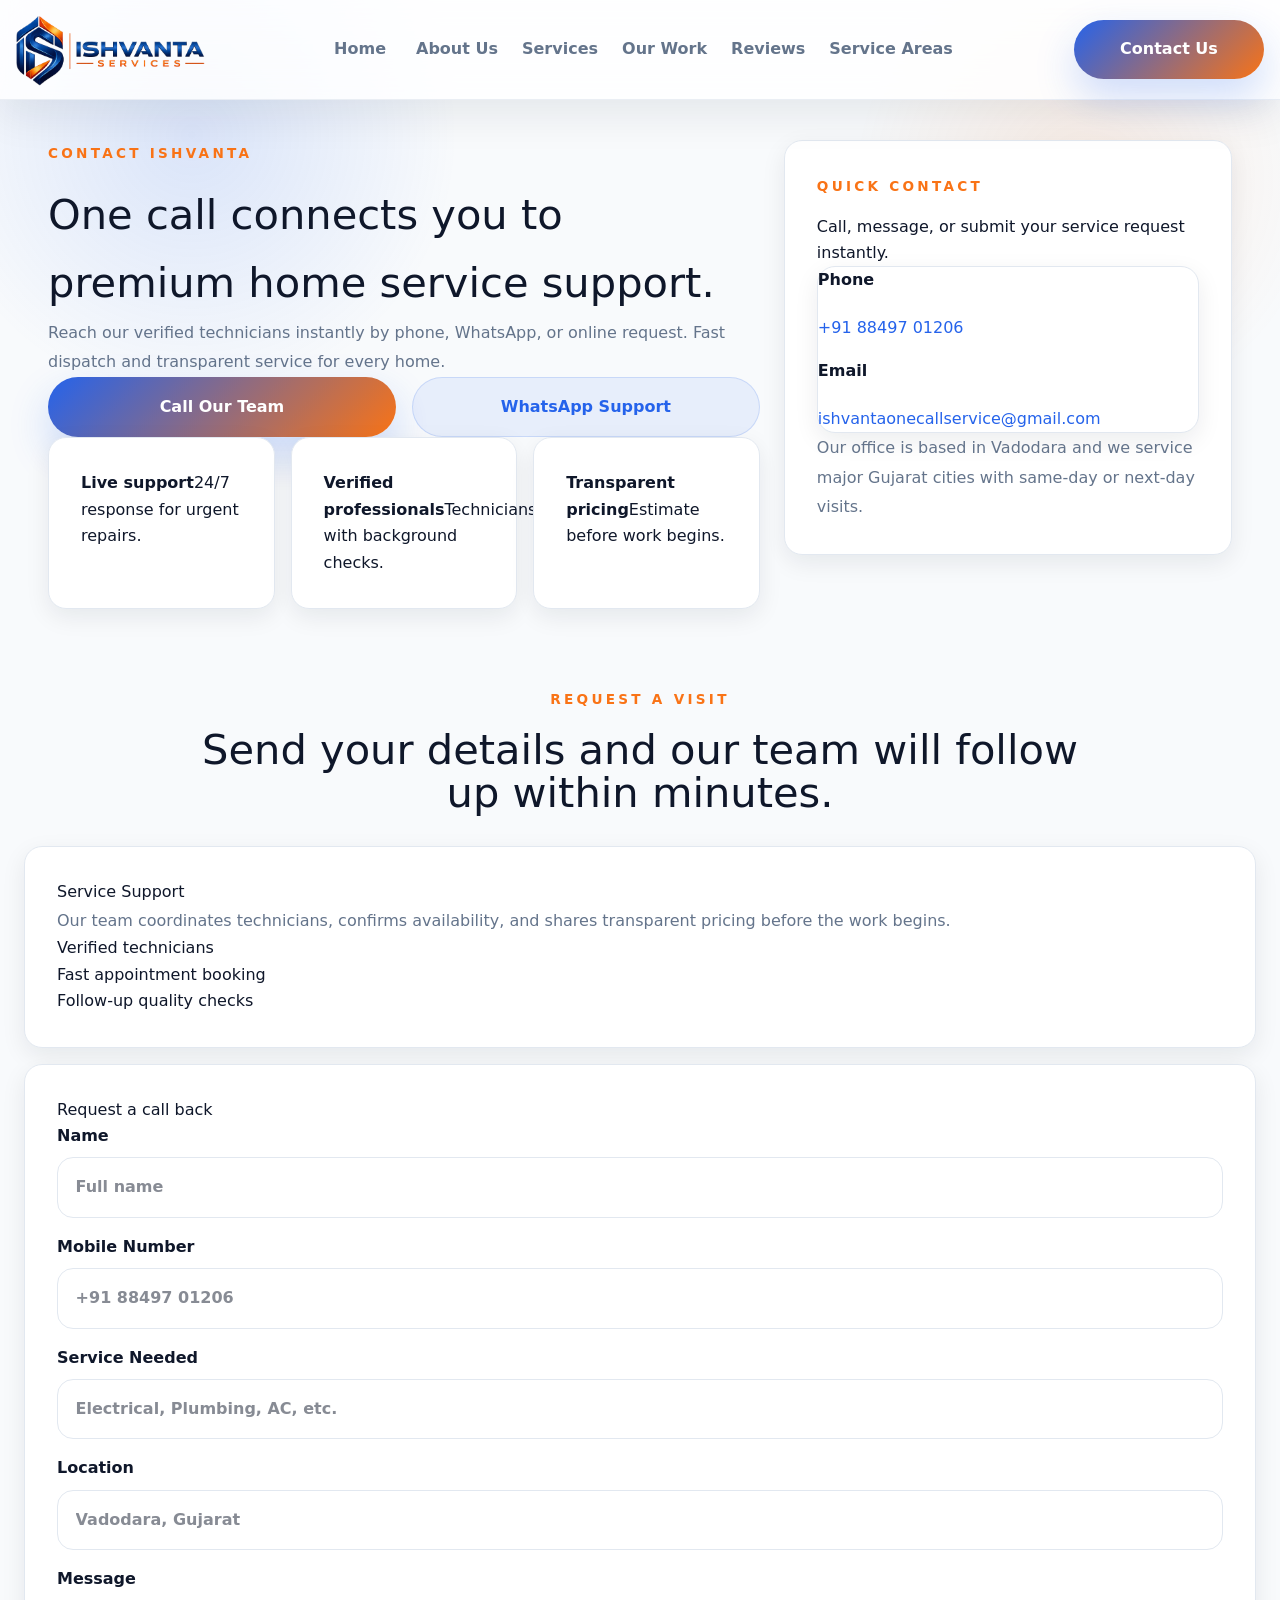
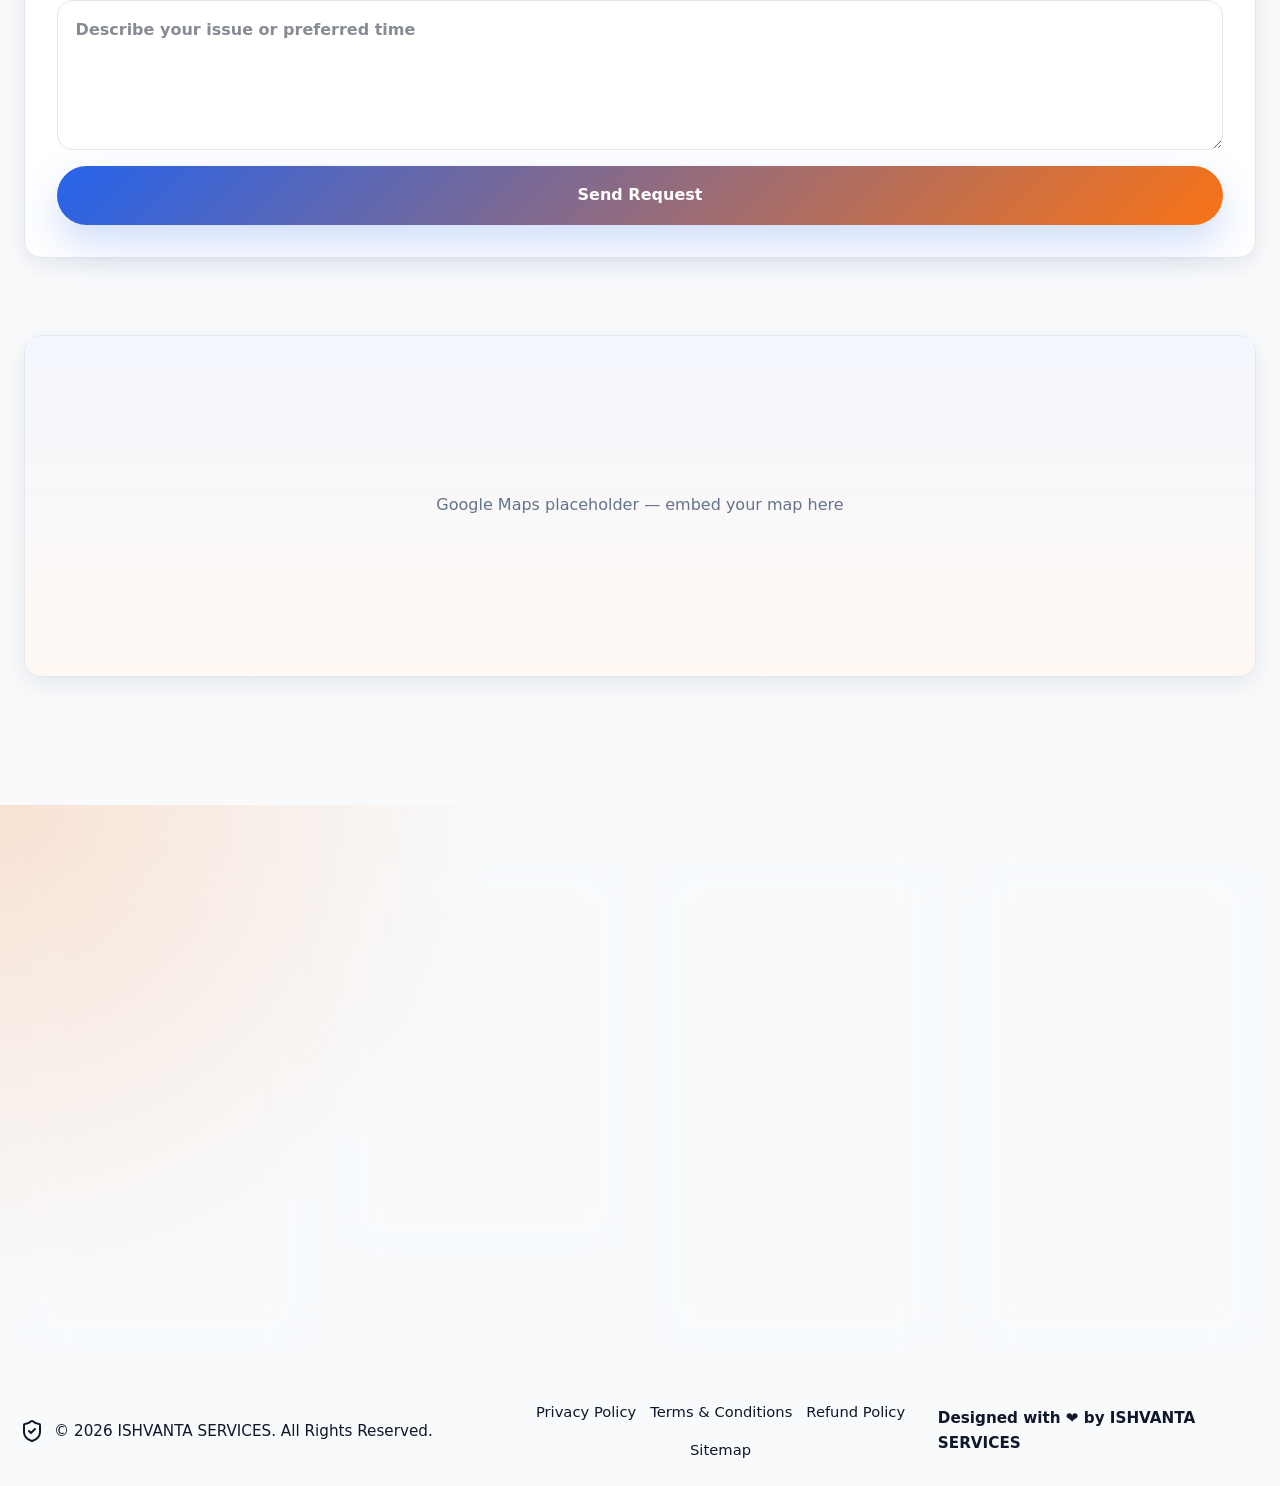
<file: contact/index.html>
<!DOCTYPE html><html lang="en" data-beasties-container><head>
  <meta charset="utf-8">
  <title>Ishavanta One Call Service | Empowering Businesses Through Smart Technology</title>
  <base href="/">
  <meta name="viewport" content="width=device-width, initial-scale=1">
  <meta name="description" content="Ishavanta One Call Service delivers premium IT services, software development, UI/UX design, cloud engineering, AI automation, and SEO solutions for startups, enterprises, and global brands.">
  <meta name="keywords" content="IT Services, Software Development, UI/UX Design, Cloud Solutions, AI Automation, SEO, Web Application Development, Mobile App Development, E-commerce Development">
  <meta name="author" content="Ishavanta One Call Service">
  <meta property="og:title" content="Ishavanta One Call Service | Empowering Businesses Through Smart Technology">
  <meta property="og:description" content="Partner with a premium IT agency that builds modern websites, web applications, mobile apps, cloud platforms, and AI-powered automation for high-growth businesses.">
  <meta property="og:type" content="website">
  <meta property="og:url" content="https://www.ishavantaonecallservice.com/">
  <meta property="og:image" content="https://www.ishavantaonecallservice.com/og-image.png">
  <meta name="twitter:card" content="summary_large_image">
  <meta name="twitter:title" content="Ishavanta One Call Service | Empowering Businesses Through Smart Technology">
  <meta name="twitter:description" content="Premium IT services for modern businesses: web development, mobile apps, UI/UX, cloud, AI automation, and digital growth.">
  <meta name="twitter:image" content="https://www.ishavantaonecallservice.com/og-image.png">
  <meta name="theme-color" content="#0F172A">
  <link rel="icon" type="image/x-icon" href="favicon.ico">
  <script type="application/ld+json">
  {
    "@context": "https://schema.org",
    "@type": "Organization",
    "name": "Ishavanta Service",
    "url": "https://www.ishavantaonecallservice.com",
    "logo": "https://www.ishavantaonecallservice.com/favicon.ico",
    "sameAs": [
      "https://www.linkedin.com/company/ishavanta-one-call-service",
      "https://twitter.com/ishavanta_onecall_service",
      "https://www.facebook.com/ishavantaonecallservice"
    ],
    "contactPoint": [
      {
        "@type": "ContactPoint",
        "telephone": "+91-9876543210",
        "contactType": "customer support",
        "email": "contact@ishavantaonecallservice.com"
      }
    ],
    "description": "Ishavanta One Call Service is an enterprise-level IT services firm delivering websites, apps, cloud platforms, AI automation, SEO and custom software for startups, small businesses and global brands."
  }
  </script>
<style>@layer properties;@layer theme,base,components,utilities;@layer theme{:root{--font-sans: -apple-system, BlinkMacSystemFont, "Segoe UI", Roboto, "Helvetica Neue", "Noto Sans", Arial, sans-serif, "Apple Color Emoji", "Segoe UI Emoji", "Segoe UI Symbol", "Noto Color Emoji";--font-mono: ui-monospace, SFMono-Regular, Menlo, Monaco, Consolas, "Liberation Mono", "Courier New", monospace;--color-white: #fff;--shadow-sm: 0 1px 3px 0 rgb(0 0 0 / .1), 0 1px 2px -1px rgb(0 0 0 / .1);--shadow-md: 0 4px 6px -1px rgb(0 0 0 / .1), 0 2px 4px -2px rgb(0 0 0 / .1);--ease-out: cubic-bezier(0, 0, .2, 1);--default-transition-duration: .15s;--default-transition-timing-function: cubic-bezier(.4, 0, .2, 1);--default-font-family: var(--font-sans);--default-mono-font-family: var(--font-mono)}}@layer base{*,:after,:before{box-sizing:border-box;margin:0;padding:0;border:0 solid}html{line-height:1.5;-webkit-text-size-adjust:100%;tab-size:4;font-family:var(--default-font-family, -apple-system, BlinkMacSystemFont, "Segoe UI", Roboto, "Helvetica Neue", "Noto Sans", Arial, sans-serif, "Apple Color Emoji", "Segoe UI Emoji", "Segoe UI Symbol", "Noto Color Emoji");font-feature-settings:var(--default-font-feature-settings, normal);font-variation-settings:var(--default-font-variation-settings, normal);-webkit-tap-highlight-color:transparent}h1,h2,h3,h4{font-size:inherit;font-weight:inherit}a{color:inherit;-webkit-text-decoration:inherit;text-decoration:inherit}strong{font-weight:bolder}ul{list-style:none}img,svg{display:block;vertical-align:middle}img{max-width:100%;height:auto}button,input,textarea{font:inherit;font-feature-settings:inherit;font-variation-settings:inherit;letter-spacing:inherit;color:inherit;border-radius:0;background-color:transparent;opacity:1}textarea{resize:vertical}button,input:where([type=button],[type=reset],[type=submit]){appearance:button}}@layer utilities{.grid{display:grid}}:root{color-scheme:light;--bg: #F8FAFC;--surface: #FFFFFF;--surface-soft: #F8FAFC;--surface-muted: rgba(248, 250, 252, .95);--text: #0F172A;--text-dark: #0F172A;--text-muted: #64748B;--border: #E2E8F0;--color-white: #FFFFFF;--color-primary: #2563EB;--color-accent: #F97316;--color-primary-dark: #1D4ED8;--shadow-sm: 0 8px 24px rgba(15, 23, 42, .08);--shadow-md: 0 18px 50px rgba(15, 23, 42, .12);--shadow-lg: 0 30px 80px rgba(15, 23, 42, .16);--shadow-hover: 0 30px 60px rgba(37, 99, 235, .14);--shadow: var(--shadow-sm);--accent: var(--color-accent);--accent-soft: rgba(249, 115, 22, .12);--accent-alt: var(--color-accent);--muted: var(--text-muted);--radius: 18px;--radius-lg: 24px;--radius-pill: 999px;--container: 1280px;--transition: .25s ease}html{scroll-behavior:smooth}*,*:before,*:after{box-sizing:border-box}body{margin:0;min-height:100vh;font-family:Inter,ui-sans-serif,system-ui,-apple-system,BlinkMacSystemFont,Segoe UI,sans-serif;color:var(--text);background:var(--bg);line-height:1.65;text-rendering:optimizeLegibility;-webkit-font-smoothing:antialiased;-moz-osx-font-smoothing:grayscale}img,svg{max-width:100%;display:block;height:auto}a{color:inherit;text-decoration:none}button,input,textarea{font:inherit}body:before{content:"";position:fixed;inset:0;pointer-events:none;background-image:radial-gradient(circle at 15% 15%,rgba(37,99,235,.14),transparent 20%),radial-gradient(circle at 85% 20%,rgba(249,115,22,.1),transparent 18%);z-index:-1}.page-shell{width:min(100%,var(--container));margin:0 auto;padding:0 1.5rem 4rem}.section{padding:clamp(2rem,3vw,4rem) 0}.section-header{max-width:900px;margin:0 auto 2rem;text-align:center}.section-header .eyebrow,.eyebrow{display:inline-flex;letter-spacing:.24em;text-transform:uppercase;font-size:.85rem;font-weight:700;color:var(--color-accent);margin-bottom:1rem;gap:.5rem}.section-header h2{margin:0;font-size:clamp(2.25rem,3vw,3.4rem);line-height:1.04;color:var(--text-dark)}.section-header p,.lead,.card p,.contact-copy-small{margin:0;color:var(--text-muted);font-size:1rem;line-height:1.85}.grid{display:grid;gap:1.5rem}.card,.contact-panel,.info-card,.form-card,.map-frame{background:var(--surface);border:1px solid var(--border);border-radius:var(--radius);box-shadow:var(--shadow-sm);transition:transform var(--transition),box-shadow var(--transition),border-color var(--transition),background-color var(--transition)}.card:hover{transform:translateY(-6px);box-shadow:var(--shadow-md);border-color:#2563eb2e}.card{padding:2rem}.card h3,.section-header h2,.hero-copy h1,.hero-card h2{color:var(--text-dark);margin:0}.btn,.nav-cta{display:inline-flex;align-items:center;justify-content:center;gap:.65rem;border:none;border-radius:var(--radius-pill);cursor:pointer;padding:1rem 1.6rem;font-weight:700;transition:transform var(--transition),box-shadow var(--transition),background var(--transition),border-color var(--transition)}.btn-primary,.nav-cta{background:linear-gradient(135deg,var(--color-primary) 0%,var(--color-accent) 100%);color:var(--color-white);box-shadow:0 18px 40px #2563eb38}.btn-secondary,.btn-whatsapp{background:#2563eb14;color:var(--color-primary);border:1px solid rgba(37,99,235,.16)}.btn:hover,.nav-cta:hover{transform:translateY(-2px);box-shadow:0 20px 50px #2563eb24}@media(max-width:640px){.page-shell{padding-left:1rem;padding-right:1rem}}@property --tw-rotate-x{syntax: "*"; inherits: false;}@property --tw-rotate-y{syntax: "*"; inherits: false;}@property --tw-rotate-z{syntax: "*"; inherits: false;}@property --tw-skew-x{syntax: "*"; inherits: false;}@property --tw-skew-y{syntax: "*"; inherits: false;}@property --tw-border-style{syntax: "*"; inherits: false; initial-value: solid;}@property --tw-blur{syntax: "*"; inherits: false;}@property --tw-brightness{syntax: "*"; inherits: false;}@property --tw-contrast{syntax: "*"; inherits: false;}@property --tw-grayscale{syntax: "*"; inherits: false;}@property --tw-hue-rotate{syntax: "*"; inherits: false;}@property --tw-invert{syntax: "*"; inherits: false;}@property --tw-opacity{syntax: "*"; inherits: false;}@property --tw-saturate{syntax: "*"; inherits: false;}@property --tw-sepia{syntax: "*"; inherits: false;}@property --tw-drop-shadow{syntax: "*"; inherits: false;}@property --tw-drop-shadow-color{syntax: "*"; inherits: false;}@property --tw-drop-shadow-alpha{syntax: "<percentage>"; inherits: false; initial-value: 100%;}@property --tw-drop-shadow-size{syntax: "*"; inherits: false;}@property --tw-ease{syntax: "*"; inherits: false;}@layer properties{@supports ((-webkit-hyphens: none) and (not (margin-trim: inline))) or ((-moz-orient: inline) and (not (color:rgb(from red r g b)))){*,:before,:after{--tw-rotate-x: initial;--tw-rotate-y: initial;--tw-rotate-z: initial;--tw-skew-x: initial;--tw-skew-y: initial;--tw-border-style: solid;--tw-blur: initial;--tw-brightness: initial;--tw-contrast: initial;--tw-grayscale: initial;--tw-hue-rotate: initial;--tw-invert: initial;--tw-opacity: initial;--tw-saturate: initial;--tw-sepia: initial;--tw-drop-shadow: initial;--tw-drop-shadow-color: initial;--tw-drop-shadow-alpha: 100%;--tw-drop-shadow-size: initial;--tw-ease: initial}}}
</style><link rel="stylesheet" href="styles-TUL6JSMD.css" media="print" onload="this.media='all'"><noscript><link rel="stylesheet" href="styles-TUL6JSMD.css"></noscript><style ng-app-id="ng">.site-header[_ngcontent-ng-c588981805]{position:sticky;top:0;z-index:999;width:100%;background:#ffffffd1;-webkit-backdrop-filter:blur(18px);backdrop-filter:blur(18px);border-bottom:1px solid rgba(226,232,240,.72);box-shadow:0 16px 40px #0f172a14}html[_ngcontent-ng-c588981805]{font-size:16px}body[_ngcontent-ng-c588981805]{font-size:1rem;line-height:1.6;color:#0f172a}.navbar-container[_ngcontent-ng-c588981805]{display:flex;align-items:center;justify-content:space-between;gap:1rem;width:min(100%,var(--container));margin:0 auto;padding:.85rem 1rem}.brand-section[_ngcontent-ng-c588981805]{display:inline-flex;align-items:center;gap:.85rem;text-decoration:none;color:inherit}.navbar-logo[_ngcontent-ng-c588981805]{display:block;height:72px;width:auto;max-width:100%;object-fit:contain;opacity:1;visibility:visible}@media(max-width:768px){.navbar-logo[_ngcontent-ng-c588981805]{height:52px}}.nav-menu[_ngcontent-ng-c588981805]{display:flex;gap:1.5rem;align-items:center;flex:1;justify-content:center}.nav-menu[_ngcontent-ng-c588981805]   a[_ngcontent-ng-c588981805]{font-weight:600;color:var(--text-muted);font-size:1rem;padding:.85rem 0;position:relative}.nav-menu[_ngcontent-ng-c588981805]   a[_ngcontent-ng-c588981805]:after{content:"";position:absolute;left:0;right:0;bottom:-.35rem;height:2px;border-radius:999px;background:transparent;transform:scaleX(0);transform-origin:center;transition:transform var(--transition),background var(--transition)}.nav-menu[_ngcontent-ng-c588981805]   a[_ngcontent-ng-c588981805]:hover, .nav-menu[_ngcontent-ng-c588981805]   a[_ngcontent-ng-c588981805]:focus-visible, .nav-menu[_ngcontent-ng-c588981805]   a.active[_ngcontent-ng-c588981805]{color:var(--color-primary)}.nav-menu[_ngcontent-ng-c588981805]   a[_ngcontent-ng-c588981805]:hover:after, .nav-menu[_ngcontent-ng-c588981805]   a.active[_ngcontent-ng-c588981805]:after{background:linear-gradient(135deg,var(--color-primary) 0%,var(--color-accent) 100%);transform:scaleX(1)}.header-actions[_ngcontent-ng-c588981805]{display:flex;align-items:center;gap:.75rem}.nav-cta[_ngcontent-ng-c588981805]{min-width:190px;padding:1rem 1.5rem}.hamburger-btn[_ngcontent-ng-c588981805]{display:none;border:none;background:transparent;cursor:pointer;padding:.75rem}.hamburger-icon[_ngcontent-ng-c588981805]{position:relative;width:24px;height:2px;background:var(--text-dark);display:inline-block}.hamburger-icon[_ngcontent-ng-c588981805]:before, .hamburger-icon[_ngcontent-ng-c588981805]:after{content:"";position:absolute;left:0;width:24px;height:2px;background:var(--text-dark);border-radius:999px;transition:transform var(--transition),opacity var(--transition)}.hamburger-icon[_ngcontent-ng-c588981805]:before{top:-8px}.hamburger-icon[_ngcontent-ng-c588981805]:after{top:8px}.hamburger-icon.open[_ngcontent-ng-c588981805]{background:transparent}.hamburger-icon.open[_ngcontent-ng-c588981805]:before{transform:translateY(8px) rotate(45deg)}.hamburger-icon.open[_ngcontent-ng-c588981805]:after{transform:translateY(-8px) rotate(-45deg)}.mobile-menu[_ngcontent-ng-c588981805]{position:absolute;inset:100% 0 0;background:#fffffffa;border-top:1px solid rgba(226,232,240,.72);box-shadow:0 24px 50px #0f172a14;-webkit-backdrop-filter:blur(18px);backdrop-filter:blur(18px);padding:1rem}.mobile-menu-nav[_ngcontent-ng-c588981805]{display:grid;gap:.5rem}.mobile-menu-link[_ngcontent-ng-c588981805], .mobile-menu-cta[_ngcontent-ng-c588981805]{display:block;width:100%;padding:1rem 1.25rem;border-radius:var(--radius-pill);text-decoration:none;color:var(--text-dark);font-weight:700}.mobile-menu-cta[_ngcontent-ng-c588981805]{background:linear-gradient(135deg,var(--color-primary) 0%,var(--color-accent) 100%);color:var(--color-white)}.mobile-menu-link[_ngcontent-ng-c588981805]:hover, .mobile-menu-cta[_ngcontent-ng-c588981805]:hover{background:#2563eb1a}@media(max-width:1024px){.nav-menu[_ngcontent-ng-c588981805]{gap:1rem}}@media(max-width:768px){.nav-menu[_ngcontent-ng-c588981805], .nav-cta[_ngcontent-ng-c588981805]{display:none}.hamburger-btn[_ngcontent-ng-c588981805]{display:inline-flex}}</style><style ng-app-id="ng">[_ngcontent-ng-c3793010630]:root{--footer-bg: linear-gradient(135deg, #0f172a 0%, #172554 45%, #1e293b 100%);--footer-card-bg: rgba(15, 23, 42, .78);--footer-card-border: rgba(255, 255, 255, .14);--footer-text: #f8fafc;--footer-muted: #cbd5e1;--footer-accent: #ff6b00;--footer-accent-2: #25d366;--footer-shadow: 0 20px 45px rgba(2, 8, 23, .35)}*[_ngcontent-ng-c3793010630]{box-sizing:border-box}.footer-shell[_ngcontent-ng-c3793010630]{background:var(--footer-bg);color:var(--footer-text);padding:56px 20px 24px;position:relative;overflow:hidden}.footer-shell[_ngcontent-ng-c3793010630]:before{content:"";position:absolute;inset:0;background:radial-gradient(circle at top left,rgba(255,107,0,.16),transparent 34%);pointer-events:none}.footer-container[_ngcontent-ng-c3793010630]{max-width:1280px;margin:0 auto;position:relative;z-index:1}.footer-grid[_ngcontent-ng-c3793010630]{display:grid;grid-template-columns:repeat(4,minmax(0,1fr));gap:22px;align-items:start}.footer-card[_ngcontent-ng-c3793010630]{background:var(--footer-card-bg);border:1px solid var(--footer-card-border);border-radius:22px;padding:28px;box-shadow:var(--footer-shadow);backdrop-filter:blur(20px);-webkit-backdrop-filter:blur(20px);transition:transform .22s ease,border-color .22s ease,box-shadow .22s ease}.footer-card[_ngcontent-ng-c3793010630]:hover{transform:translateY(-4px);border-color:#ff6b0059;box-shadow:0 24px 50px #02081773}.footer-brand[_ngcontent-ng-c3793010630]{display:flex;flex-direction:column;gap:20px;min-height:100%}.brand-block[_ngcontent-ng-c3793010630]{display:flex;flex-direction:column;gap:16px}.brand-logo[_ngcontent-ng-c3793010630]{width:150px;height:auto;display:block;filter:drop-shadow(0 8px 16px rgba(0,0,0,.2))}.eyebrow[_ngcontent-ng-c3793010630]{margin:0 0 6px;font-size:.78rem;font-weight:700;letter-spacing:.24em;text-transform:uppercase;color:#f59e0b}.brand-title[_ngcontent-ng-c3793010630]{margin:0;font-size:2rem;line-height:1.15;font-weight:700;letter-spacing:-.02em}.brand-title[_ngcontent-ng-c3793010630]   span[_ngcontent-ng-c3793010630]{display:block;color:#f8fafc}.brand-description[_ngcontent-ng-c3793010630]{margin:0;color:var(--footer-muted);line-height:1.7;font-size:.96rem}.brand-actions[_ngcontent-ng-c3793010630]{display:flex;flex-wrap:wrap;gap:12px;margin-top:6px}.btn[_ngcontent-ng-c3793010630]{display:inline-flex;align-items:center;justify-content:center;gap:8px;min-height:46px;padding:0 16px;border-radius:999px;text-decoration:none;font-weight:600;transition:transform .22s ease,box-shadow .22s ease,background-color .22s ease}.btn[_ngcontent-ng-c3793010630]:hover{transform:translateY(-2px)}.btn-whatsapp[_ngcontent-ng-c3793010630]{background:#1ea952;color:#fff;box-shadow:0 12px 24px #25d3663d}.footer-heading[_ngcontent-ng-c3793010630]{margin:0 0 18px;font-size:1.05rem;font-weight:700;letter-spacing:.08em;text-transform:uppercase;color:#000}.footer-links[_ngcontent-ng-c3793010630]{list-style:none;padding:0;margin:0;display:flex;flex-direction:column;gap:10px}.footer-link[_ngcontent-ng-c3793010630]{display:inline-flex;align-items:center;gap:8px;color:var(--footer-text);text-decoration:none;font-size:.96rem;transition:color .22s ease,transform .22s ease}.footer-link[_ngcontent-ng-c3793010630]:hover{color:var(--footer-accent);transform:translate(3px)}.service-grid[_ngcontent-ng-c3793010630]{display:grid;grid-template-columns:repeat(3,minmax(0,1fr));gap:12px}.service-item[_ngcontent-ng-c3793010630]{display:flex;flex-direction:column;align-items:flex-start;gap:10px;padding:12px;border-radius:14px;background:#ffffff0d;color:var(--footer-text);text-decoration:none;border:1px solid rgba(255,255,255,.06);transition:transform .22s ease,background-color .22s ease,border-color .22s ease}.service-item[_ngcontent-ng-c3793010630]:hover{transform:translateY(-2px);background:#ff6b0024;border-color:#ff6b0047}.service-icon[_ngcontent-ng-c3793010630]{width:34px;height:34px;display:grid;place-items:center;border-radius:50%;background:#ffffff17;color:#ffb36b}.service-item[_ngcontent-ng-c3793010630]   span[_ngcontent-ng-c3793010630]{font-size:.86rem;line-height:1.4}.contact-list[_ngcontent-ng-c3793010630]{display:grid;gap:12px}.contact-item[_ngcontent-ng-c3793010630]{display:flex;gap:12px;align-items:flex-start;text-decoration:none;color:var(--footer-text);padding:10px 0;border-bottom:1px solid rgba(255,255,255,.08);transition:color .22s ease}.contact-item[_ngcontent-ng-c3793010630]:last-child{border-bottom:0;padding-bottom:0}.contact-item[_ngcontent-ng-c3793010630]:hover{color:#ffd2aa}.contact-icon[_ngcontent-ng-c3793010630]{width:38px;height:38px;display:grid;place-items:center;border-radius:50%;background:#ffffff17;color:#ffb36b;flex-shrink:0}.contact-item[_ngcontent-ng-c3793010630]   h4[_ngcontent-ng-c3793010630]{margin:0 0 4px;font-size:.9rem;font-weight:700}.contact-item[_ngcontent-ng-c3793010630]   p[_ngcontent-ng-c3793010630]{margin:0;color:var(--footer-muted);font-size:.92rem;line-height:1.5}.social-links[_ngcontent-ng-c3793010630]{display:flex;gap:10px;margin-top:18px}.social-link[_ngcontent-ng-c3793010630]{width:42px;height:42px;display:grid;place-items:center;border-radius:50%;background:#ffffff14;color:var(--footer-text);text-decoration:none;transition:transform .22s ease,background-color .22s ease,color .22s ease}.social-link[_ngcontent-ng-c3793010630]:hover{transform:translateY(-2px);background:#ff6b0029;color:#ffb36b}.footer-bottom[_ngcontent-ng-c3793010630]{margin-top:24px;padding:22px 0 0;border-top:1px solid rgba(255,255,255,.12);display:grid;grid-template-columns:1.2fr 1fr .8fr;gap:16px;align-items:center}.footer-bottom-left[_ngcontent-ng-c3793010630], .footer-bottom-center[_ngcontent-ng-c3793010630], .footer-bottom-right[_ngcontent-ng-c3793010630]{display:flex;align-items:center;flex-wrap:wrap;gap:10px}.footer-bottom-left[_ngcontent-ng-c3793010630]{color:var(--footer-muted);font-size:.95rem}.footer-bottom-center[_ngcontent-ng-c3793010630]{justify-content:center;gap:14px}.footer-bottom-center[_ngcontent-ng-c3793010630]   a[_ngcontent-ng-c3793010630]{color:var(--footer-text);text-decoration:none;font-size:.92rem;transition:color .22s ease}.footer-bottom-center[_ngcontent-ng-c3793010630]   a[_ngcontent-ng-c3793010630]:hover{color:var(--footer-accent)}.footer-bottom-right[_ngcontent-ng-c3793010630]{justify-content:flex-end;color:var(--footer-muted);font-size:.95rem;font-weight:600}@media(max-width:1100px){.footer-grid[_ngcontent-ng-c3793010630]{grid-template-columns:repeat(2,minmax(0,1fr))}.footer-bottom[_ngcontent-ng-c3793010630]{grid-template-columns:1fr;text-align:center}.footer-bottom-left[_ngcontent-ng-c3793010630], .footer-bottom-center[_ngcontent-ng-c3793010630], .footer-bottom-right[_ngcontent-ng-c3793010630]{justify-content:center}}@media(max-width:700px){.footer-shell[_ngcontent-ng-c3793010630]{padding:36px 16px 20px}.footer-grid[_ngcontent-ng-c3793010630]{grid-template-columns:1fr}.footer-card[_ngcontent-ng-c3793010630]{padding:24px}.service-grid[_ngcontent-ng-c3793010630]{grid-template-columns:1fr}.brand-actions[_ngcontent-ng-c3793010630]{flex-direction:column}.btn[_ngcontent-ng-c3793010630]{width:100%}.footer-bottom-center[_ngcontent-ng-c3793010630]{gap:8px 12px}}</style><style ng-app-id="ng">.mat-mdc-button-base {
  text-decoration: none;
}
.mat-mdc-button-base .mat-icon {
  min-height: fit-content;
  flex-shrink: 0;
}
@media (hover: none) {
  .mat-mdc-button-base:hover > span.mat-mdc-button-persistent-ripple::before {
    opacity: 0;
  }
}

.mdc-button {
  -webkit-user-select: none;
  user-select: none;
  position: relative;
  display: inline-flex;
  align-items: center;
  justify-content: center;
  box-sizing: border-box;
  min-width: 64px;
  border: none;
  outline: none;
  line-height: inherit;
  -webkit-appearance: none;
  overflow: visible;
  vertical-align: middle;
  background: transparent;
  padding: 0 8px;
}
.mdc-button::-moz-focus-inner {
  padding: 0;
  border: 0;
}
.mdc-button:active {
  outline: none;
}
.mdc-button:hover {
  cursor: pointer;
}
.mdc-button:disabled {
  cursor: default;
  pointer-events: none;
}
.mdc-button[hidden] {
  display: none;
}
.mdc-button .mdc-button__label {
  position: relative;
}

.mat-mdc-button {
  padding: 0 var(--mat-button-text-horizontal-padding, 12px);
  height: var(--mat-button-text-container-height, 40px);
  font-family: var(--mat-button-text-label-text-font, var(--mat-sys-label-large-font));
  font-size: var(--mat-button-text-label-text-size, var(--mat-sys-label-large-size));
  letter-spacing: var(--mat-button-text-label-text-tracking, var(--mat-sys-label-large-tracking));
  text-transform: var(--mat-button-text-label-text-transform);
  font-weight: var(--mat-button-text-label-text-weight, var(--mat-sys-label-large-weight));
}
.mat-mdc-button, .mat-mdc-button .mdc-button__ripple {
  border-radius: var(--mat-button-text-container-shape, var(--mat-sys-corner-full));
}
.mat-mdc-button:not(:disabled) {
  color: var(--mat-button-text-label-text-color, var(--mat-sys-primary));
}
.mat-mdc-button[disabled], .mat-mdc-button.mat-mdc-button-disabled {
  cursor: default;
  pointer-events: none;
  color: var(--mat-button-text-disabled-label-text-color, color-mix(in srgb, var(--mat-sys-on-surface) 38%, transparent));
}
.mat-mdc-button.mat-mdc-button-disabled-interactive {
  pointer-events: auto;
}
.mat-mdc-button:has(.material-icons, mat-icon, [matButtonIcon]) {
  padding: 0 var(--mat-button-text-with-icon-horizontal-padding, 16px);
}
.mat-mdc-button > .mat-icon {
  margin-right: var(--mat-button-text-icon-spacing, 8px);
  margin-left: var(--mat-button-text-icon-offset, -4px);
}
[dir=rtl] .mat-mdc-button > .mat-icon {
  margin-right: var(--mat-button-text-icon-offset, -4px);
  margin-left: var(--mat-button-text-icon-spacing, 8px);
}
.mat-mdc-button .mdc-button__label + .mat-icon {
  margin-right: var(--mat-button-text-icon-offset, -4px);
  margin-left: var(--mat-button-text-icon-spacing, 8px);
}
[dir=rtl] .mat-mdc-button .mdc-button__label + .mat-icon {
  margin-right: var(--mat-button-text-icon-spacing, 8px);
  margin-left: var(--mat-button-text-icon-offset, -4px);
}
.mat-mdc-button .mat-ripple-element {
  background-color: var(--mat-button-text-ripple-color, color-mix(in srgb, var(--mat-sys-primary) calc(var(--mat-sys-pressed-state-layer-opacity) * 100%), transparent));
}
.mat-mdc-button .mat-mdc-button-persistent-ripple::before {
  background-color: var(--mat-button-text-state-layer-color, var(--mat-sys-primary));
}
.mat-mdc-button.mat-mdc-button-disabled .mat-mdc-button-persistent-ripple::before {
  background-color: var(--mat-button-text-disabled-state-layer-color, var(--mat-sys-on-surface-variant));
}
.mat-mdc-button:hover > .mat-mdc-button-persistent-ripple::before {
  opacity: var(--mat-button-text-hover-state-layer-opacity, var(--mat-sys-hover-state-layer-opacity));
}
.mat-mdc-button.cdk-program-focused > .mat-mdc-button-persistent-ripple::before, .mat-mdc-button.cdk-keyboard-focused > .mat-mdc-button-persistent-ripple::before, .mat-mdc-button.mat-mdc-button-disabled-interactive:focus > .mat-mdc-button-persistent-ripple::before {
  opacity: var(--mat-button-text-focus-state-layer-opacity, var(--mat-sys-focus-state-layer-opacity));
}
.mat-mdc-button:active > .mat-mdc-button-persistent-ripple::before {
  opacity: var(--mat-button-text-pressed-state-layer-opacity, var(--mat-sys-pressed-state-layer-opacity));
}
.mat-mdc-button .mat-mdc-button-touch-target {
  position: absolute;
  top: 50%;
  height: var(--mat-button-text-touch-target-size, 48px);
  display: var(--mat-button-text-touch-target-display, block);
  left: 0;
  right: 0;
  transform: translateY(-50%);
}

.mat-mdc-unelevated-button {
  transition: box-shadow 280ms cubic-bezier(0.4, 0, 0.2, 1);
  height: var(--mat-button-filled-container-height, 40px);
  font-family: var(--mat-button-filled-label-text-font, var(--mat-sys-label-large-font));
  font-size: var(--mat-button-filled-label-text-size, var(--mat-sys-label-large-size));
  letter-spacing: var(--mat-button-filled-label-text-tracking, var(--mat-sys-label-large-tracking));
  text-transform: var(--mat-button-filled-label-text-transform);
  font-weight: var(--mat-button-filled-label-text-weight, var(--mat-sys-label-large-weight));
  padding: 0 var(--mat-button-filled-horizontal-padding, 24px);
}
.mat-mdc-unelevated-button > .mat-icon {
  margin-right: var(--mat-button-filled-icon-spacing, 8px);
  margin-left: var(--mat-button-filled-icon-offset, -8px);
}
[dir=rtl] .mat-mdc-unelevated-button > .mat-icon {
  margin-right: var(--mat-button-filled-icon-offset, -8px);
  margin-left: var(--mat-button-filled-icon-spacing, 8px);
}
.mat-mdc-unelevated-button .mdc-button__label + .mat-icon {
  margin-right: var(--mat-button-filled-icon-offset, -8px);
  margin-left: var(--mat-button-filled-icon-spacing, 8px);
}
[dir=rtl] .mat-mdc-unelevated-button .mdc-button__label + .mat-icon {
  margin-right: var(--mat-button-filled-icon-spacing, 8px);
  margin-left: var(--mat-button-filled-icon-offset, -8px);
}
.mat-mdc-unelevated-button .mat-ripple-element {
  background-color: var(--mat-button-filled-ripple-color, color-mix(in srgb, var(--mat-sys-on-primary) calc(var(--mat-sys-pressed-state-layer-opacity) * 100%), transparent));
}
.mat-mdc-unelevated-button .mat-mdc-button-persistent-ripple::before {
  background-color: var(--mat-button-filled-state-layer-color, var(--mat-sys-on-primary));
}
.mat-mdc-unelevated-button.mat-mdc-button-disabled .mat-mdc-button-persistent-ripple::before {
  background-color: var(--mat-button-filled-disabled-state-layer-color, var(--mat-sys-on-surface-variant));
}
.mat-mdc-unelevated-button:hover > .mat-mdc-button-persistent-ripple::before {
  opacity: var(--mat-button-filled-hover-state-layer-opacity, var(--mat-sys-hover-state-layer-opacity));
}
.mat-mdc-unelevated-button.cdk-program-focused > .mat-mdc-button-persistent-ripple::before, .mat-mdc-unelevated-button.cdk-keyboard-focused > .mat-mdc-button-persistent-ripple::before, .mat-mdc-unelevated-button.mat-mdc-button-disabled-interactive:focus > .mat-mdc-button-persistent-ripple::before {
  opacity: var(--mat-button-filled-focus-state-layer-opacity, var(--mat-sys-focus-state-layer-opacity));
}
.mat-mdc-unelevated-button:active > .mat-mdc-button-persistent-ripple::before {
  opacity: var(--mat-button-filled-pressed-state-layer-opacity, var(--mat-sys-pressed-state-layer-opacity));
}
.mat-mdc-unelevated-button .mat-mdc-button-touch-target {
  position: absolute;
  top: 50%;
  height: var(--mat-button-filled-touch-target-size, 48px);
  display: var(--mat-button-filled-touch-target-display, block);
  left: 0;
  right: 0;
  transform: translateY(-50%);
}
.mat-mdc-unelevated-button:not(:disabled) {
  color: var(--mat-button-filled-label-text-color, var(--mat-sys-on-primary));
  background-color: var(--mat-button-filled-container-color, var(--mat-sys-primary));
}
.mat-mdc-unelevated-button, .mat-mdc-unelevated-button .mdc-button__ripple {
  border-radius: var(--mat-button-filled-container-shape, var(--mat-sys-corner-full));
}
.mat-mdc-unelevated-button[disabled], .mat-mdc-unelevated-button.mat-mdc-button-disabled {
  cursor: default;
  pointer-events: none;
  color: var(--mat-button-filled-disabled-label-text-color, color-mix(in srgb, var(--mat-sys-on-surface) 38%, transparent));
  background-color: var(--mat-button-filled-disabled-container-color, color-mix(in srgb, var(--mat-sys-on-surface) 12%, transparent));
}
.mat-mdc-unelevated-button.mat-mdc-button-disabled-interactive {
  pointer-events: auto;
}

.mat-mdc-raised-button {
  transition: box-shadow 280ms cubic-bezier(0.4, 0, 0.2, 1);
  box-shadow: var(--mat-button-protected-container-elevation-shadow, var(--mat-sys-level1));
  height: var(--mat-button-protected-container-height, 40px);
  font-family: var(--mat-button-protected-label-text-font, var(--mat-sys-label-large-font));
  font-size: var(--mat-button-protected-label-text-size, var(--mat-sys-label-large-size));
  letter-spacing: var(--mat-button-protected-label-text-tracking, var(--mat-sys-label-large-tracking));
  text-transform: var(--mat-button-protected-label-text-transform);
  font-weight: var(--mat-button-protected-label-text-weight, var(--mat-sys-label-large-weight));
  padding: 0 var(--mat-button-protected-horizontal-padding, 24px);
}
.mat-mdc-raised-button > .mat-icon {
  margin-right: var(--mat-button-protected-icon-spacing, 8px);
  margin-left: var(--mat-button-protected-icon-offset, -8px);
}
[dir=rtl] .mat-mdc-raised-button > .mat-icon {
  margin-right: var(--mat-button-protected-icon-offset, -8px);
  margin-left: var(--mat-button-protected-icon-spacing, 8px);
}
.mat-mdc-raised-button .mdc-button__label + .mat-icon {
  margin-right: var(--mat-button-protected-icon-offset, -8px);
  margin-left: var(--mat-button-protected-icon-spacing, 8px);
}
[dir=rtl] .mat-mdc-raised-button .mdc-button__label + .mat-icon {
  margin-right: var(--mat-button-protected-icon-spacing, 8px);
  margin-left: var(--mat-button-protected-icon-offset, -8px);
}
.mat-mdc-raised-button .mat-ripple-element {
  background-color: var(--mat-button-protected-ripple-color, color-mix(in srgb, var(--mat-sys-primary) calc(var(--mat-sys-pressed-state-layer-opacity) * 100%), transparent));
}
.mat-mdc-raised-button .mat-mdc-button-persistent-ripple::before {
  background-color: var(--mat-button-protected-state-layer-color, var(--mat-sys-primary));
}
.mat-mdc-raised-button.mat-mdc-button-disabled .mat-mdc-button-persistent-ripple::before {
  background-color: var(--mat-button-protected-disabled-state-layer-color, var(--mat-sys-on-surface-variant));
}
.mat-mdc-raised-button:hover > .mat-mdc-button-persistent-ripple::before {
  opacity: var(--mat-button-protected-hover-state-layer-opacity, var(--mat-sys-hover-state-layer-opacity));
}
.mat-mdc-raised-button.cdk-program-focused > .mat-mdc-button-persistent-ripple::before, .mat-mdc-raised-button.cdk-keyboard-focused > .mat-mdc-button-persistent-ripple::before, .mat-mdc-raised-button.mat-mdc-button-disabled-interactive:focus > .mat-mdc-button-persistent-ripple::before {
  opacity: var(--mat-button-protected-focus-state-layer-opacity, var(--mat-sys-focus-state-layer-opacity));
}
.mat-mdc-raised-button:active > .mat-mdc-button-persistent-ripple::before {
  opacity: var(--mat-button-protected-pressed-state-layer-opacity, var(--mat-sys-pressed-state-layer-opacity));
}
.mat-mdc-raised-button .mat-mdc-button-touch-target {
  position: absolute;
  top: 50%;
  height: var(--mat-button-protected-touch-target-size, 48px);
  display: var(--mat-button-protected-touch-target-display, block);
  left: 0;
  right: 0;
  transform: translateY(-50%);
}
.mat-mdc-raised-button:not(:disabled) {
  color: var(--mat-button-protected-label-text-color, var(--mat-sys-primary));
  background-color: var(--mat-button-protected-container-color, var(--mat-sys-surface));
}
.mat-mdc-raised-button, .mat-mdc-raised-button .mdc-button__ripple {
  border-radius: var(--mat-button-protected-container-shape, var(--mat-sys-corner-full));
}
@media (hover: hover) {
  .mat-mdc-raised-button:hover {
    box-shadow: var(--mat-button-protected-hover-container-elevation-shadow, var(--mat-sys-level2));
  }
}
.mat-mdc-raised-button:focus {
  box-shadow: var(--mat-button-protected-focus-container-elevation-shadow, var(--mat-sys-level1));
}
.mat-mdc-raised-button:active, .mat-mdc-raised-button:focus:active {
  box-shadow: var(--mat-button-protected-pressed-container-elevation-shadow, var(--mat-sys-level1));
}
.mat-mdc-raised-button[disabled], .mat-mdc-raised-button.mat-mdc-button-disabled {
  cursor: default;
  pointer-events: none;
  color: var(--mat-button-protected-disabled-label-text-color, color-mix(in srgb, var(--mat-sys-on-surface) 38%, transparent));
  background-color: var(--mat-button-protected-disabled-container-color, color-mix(in srgb, var(--mat-sys-on-surface) 12%, transparent));
}
.mat-mdc-raised-button[disabled].mat-mdc-button-disabled, .mat-mdc-raised-button.mat-mdc-button-disabled.mat-mdc-button-disabled {
  box-shadow: var(--mat-button-protected-disabled-container-elevation-shadow, var(--mat-sys-level0));
}
.mat-mdc-raised-button.mat-mdc-button-disabled-interactive {
  pointer-events: auto;
}

.mat-mdc-outlined-button {
  border-style: solid;
  transition: border 280ms cubic-bezier(0.4, 0, 0.2, 1);
  height: var(--mat-button-outlined-container-height, 40px);
  font-family: var(--mat-button-outlined-label-text-font, var(--mat-sys-label-large-font));
  font-size: var(--mat-button-outlined-label-text-size, var(--mat-sys-label-large-size));
  letter-spacing: var(--mat-button-outlined-label-text-tracking, var(--mat-sys-label-large-tracking));
  text-transform: var(--mat-button-outlined-label-text-transform);
  font-weight: var(--mat-button-outlined-label-text-weight, var(--mat-sys-label-large-weight));
  border-radius: var(--mat-button-outlined-container-shape, var(--mat-sys-corner-full));
  border-width: var(--mat-button-outlined-outline-width, 1px);
  padding: 0 var(--mat-button-outlined-horizontal-padding, 24px);
}
.mat-mdc-outlined-button > .mat-icon {
  margin-right: var(--mat-button-outlined-icon-spacing, 8px);
  margin-left: var(--mat-button-outlined-icon-offset, -8px);
}
[dir=rtl] .mat-mdc-outlined-button > .mat-icon {
  margin-right: var(--mat-button-outlined-icon-offset, -8px);
  margin-left: var(--mat-button-outlined-icon-spacing, 8px);
}
.mat-mdc-outlined-button .mdc-button__label + .mat-icon {
  margin-right: var(--mat-button-outlined-icon-offset, -8px);
  margin-left: var(--mat-button-outlined-icon-spacing, 8px);
}
[dir=rtl] .mat-mdc-outlined-button .mdc-button__label + .mat-icon {
  margin-right: var(--mat-button-outlined-icon-spacing, 8px);
  margin-left: var(--mat-button-outlined-icon-offset, -8px);
}
.mat-mdc-outlined-button .mat-ripple-element {
  background-color: var(--mat-button-outlined-ripple-color, color-mix(in srgb, var(--mat-sys-primary) calc(var(--mat-sys-pressed-state-layer-opacity) * 100%), transparent));
}
.mat-mdc-outlined-button .mat-mdc-button-persistent-ripple::before {
  background-color: var(--mat-button-outlined-state-layer-color, var(--mat-sys-primary));
}
.mat-mdc-outlined-button.mat-mdc-button-disabled .mat-mdc-button-persistent-ripple::before {
  background-color: var(--mat-button-outlined-disabled-state-layer-color, var(--mat-sys-on-surface-variant));
}
.mat-mdc-outlined-button:hover > .mat-mdc-button-persistent-ripple::before {
  opacity: var(--mat-button-outlined-hover-state-layer-opacity, var(--mat-sys-hover-state-layer-opacity));
}
.mat-mdc-outlined-button.cdk-program-focused > .mat-mdc-button-persistent-ripple::before, .mat-mdc-outlined-button.cdk-keyboard-focused > .mat-mdc-button-persistent-ripple::before, .mat-mdc-outlined-button.mat-mdc-button-disabled-interactive:focus > .mat-mdc-button-persistent-ripple::before {
  opacity: var(--mat-button-outlined-focus-state-layer-opacity, var(--mat-sys-focus-state-layer-opacity));
}
.mat-mdc-outlined-button:active > .mat-mdc-button-persistent-ripple::before {
  opacity: var(--mat-button-outlined-pressed-state-layer-opacity, var(--mat-sys-pressed-state-layer-opacity));
}
.mat-mdc-outlined-button .mat-mdc-button-touch-target {
  position: absolute;
  top: 50%;
  height: var(--mat-button-outlined-touch-target-size, 48px);
  display: var(--mat-button-outlined-touch-target-display, block);
  left: 0;
  right: 0;
  transform: translateY(-50%);
}
.mat-mdc-outlined-button:not(:disabled) {
  color: var(--mat-button-outlined-label-text-color, var(--mat-sys-primary));
  border-color: var(--mat-button-outlined-outline-color, var(--mat-sys-outline));
}
.mat-mdc-outlined-button[disabled], .mat-mdc-outlined-button.mat-mdc-button-disabled {
  cursor: default;
  pointer-events: none;
  color: var(--mat-button-outlined-disabled-label-text-color, color-mix(in srgb, var(--mat-sys-on-surface) 38%, transparent));
  border-color: var(--mat-button-outlined-disabled-outline-color, color-mix(in srgb, var(--mat-sys-on-surface) 12%, transparent));
}
.mat-mdc-outlined-button.mat-mdc-button-disabled-interactive {
  pointer-events: auto;
}

.mat-tonal-button {
  transition: box-shadow 280ms cubic-bezier(0.4, 0, 0.2, 1);
  height: var(--mat-button-tonal-container-height, 40px);
  font-family: var(--mat-button-tonal-label-text-font, var(--mat-sys-label-large-font));
  font-size: var(--mat-button-tonal-label-text-size, var(--mat-sys-label-large-size));
  letter-spacing: var(--mat-button-tonal-label-text-tracking, var(--mat-sys-label-large-tracking));
  text-transform: var(--mat-button-tonal-label-text-transform);
  font-weight: var(--mat-button-tonal-label-text-weight, var(--mat-sys-label-large-weight));
  padding: 0 var(--mat-button-tonal-horizontal-padding, 24px);
}
.mat-tonal-button:not(:disabled) {
  color: var(--mat-button-tonal-label-text-color, var(--mat-sys-on-secondary-container));
  background-color: var(--mat-button-tonal-container-color, var(--mat-sys-secondary-container));
}
.mat-tonal-button, .mat-tonal-button .mdc-button__ripple {
  border-radius: var(--mat-button-tonal-container-shape, var(--mat-sys-corner-full));
}
.mat-tonal-button[disabled], .mat-tonal-button.mat-mdc-button-disabled {
  cursor: default;
  pointer-events: none;
  color: var(--mat-button-tonal-disabled-label-text-color, color-mix(in srgb, var(--mat-sys-on-surface) 38%, transparent));
  background-color: var(--mat-button-tonal-disabled-container-color, color-mix(in srgb, var(--mat-sys-on-surface) 12%, transparent));
}
.mat-tonal-button.mat-mdc-button-disabled-interactive {
  pointer-events: auto;
}
.mat-tonal-button > .mat-icon {
  margin-right: var(--mat-button-tonal-icon-spacing, 8px);
  margin-left: var(--mat-button-tonal-icon-offset, -8px);
}
[dir=rtl] .mat-tonal-button > .mat-icon {
  margin-right: var(--mat-button-tonal-icon-offset, -8px);
  margin-left: var(--mat-button-tonal-icon-spacing, 8px);
}
.mat-tonal-button .mdc-button__label + .mat-icon {
  margin-right: var(--mat-button-tonal-icon-offset, -8px);
  margin-left: var(--mat-button-tonal-icon-spacing, 8px);
}
[dir=rtl] .mat-tonal-button .mdc-button__label + .mat-icon {
  margin-right: var(--mat-button-tonal-icon-spacing, 8px);
  margin-left: var(--mat-button-tonal-icon-offset, -8px);
}
.mat-tonal-button .mat-ripple-element {
  background-color: var(--mat-button-tonal-ripple-color, color-mix(in srgb, var(--mat-sys-on-secondary-container) calc(var(--mat-sys-pressed-state-layer-opacity) * 100%), transparent));
}
.mat-tonal-button .mat-mdc-button-persistent-ripple::before {
  background-color: var(--mat-button-tonal-state-layer-color, var(--mat-sys-on-secondary-container));
}
.mat-tonal-button.mat-mdc-button-disabled .mat-mdc-button-persistent-ripple::before {
  background-color: var(--mat-button-tonal-disabled-state-layer-color, var(--mat-sys-on-surface-variant));
}
.mat-tonal-button:hover > .mat-mdc-button-persistent-ripple::before {
  opacity: var(--mat-button-tonal-hover-state-layer-opacity, var(--mat-sys-hover-state-layer-opacity));
}
.mat-tonal-button.cdk-program-focused > .mat-mdc-button-persistent-ripple::before, .mat-tonal-button.cdk-keyboard-focused > .mat-mdc-button-persistent-ripple::before, .mat-tonal-button.mat-mdc-button-disabled-interactive:focus > .mat-mdc-button-persistent-ripple::before {
  opacity: var(--mat-button-tonal-focus-state-layer-opacity, var(--mat-sys-focus-state-layer-opacity));
}
.mat-tonal-button:active > .mat-mdc-button-persistent-ripple::before {
  opacity: var(--mat-button-tonal-pressed-state-layer-opacity, var(--mat-sys-pressed-state-layer-opacity));
}
.mat-tonal-button .mat-mdc-button-touch-target {
  position: absolute;
  top: 50%;
  height: var(--mat-button-tonal-touch-target-size, 48px);
  display: var(--mat-button-tonal-touch-target-display, block);
  left: 0;
  right: 0;
  transform: translateY(-50%);
}

.mat-mdc-button,
.mat-mdc-unelevated-button,
.mat-mdc-raised-button,
.mat-mdc-outlined-button,
.mat-tonal-button {
  -webkit-tap-highlight-color: transparent;
}
.mat-mdc-button .mat-mdc-button-ripple,
.mat-mdc-button .mat-mdc-button-persistent-ripple,
.mat-mdc-button .mat-mdc-button-persistent-ripple::before,
.mat-mdc-unelevated-button .mat-mdc-button-ripple,
.mat-mdc-unelevated-button .mat-mdc-button-persistent-ripple,
.mat-mdc-unelevated-button .mat-mdc-button-persistent-ripple::before,
.mat-mdc-raised-button .mat-mdc-button-ripple,
.mat-mdc-raised-button .mat-mdc-button-persistent-ripple,
.mat-mdc-raised-button .mat-mdc-button-persistent-ripple::before,
.mat-mdc-outlined-button .mat-mdc-button-ripple,
.mat-mdc-outlined-button .mat-mdc-button-persistent-ripple,
.mat-mdc-outlined-button .mat-mdc-button-persistent-ripple::before,
.mat-tonal-button .mat-mdc-button-ripple,
.mat-tonal-button .mat-mdc-button-persistent-ripple,
.mat-tonal-button .mat-mdc-button-persistent-ripple::before {
  top: 0;
  left: 0;
  right: 0;
  bottom: 0;
  position: absolute;
  pointer-events: none;
  border-radius: inherit;
}
.mat-mdc-button .mat-mdc-button-ripple,
.mat-mdc-unelevated-button .mat-mdc-button-ripple,
.mat-mdc-raised-button .mat-mdc-button-ripple,
.mat-mdc-outlined-button .mat-mdc-button-ripple,
.mat-tonal-button .mat-mdc-button-ripple {
  overflow: hidden;
}
.mat-mdc-button .mat-mdc-button-persistent-ripple::before,
.mat-mdc-unelevated-button .mat-mdc-button-persistent-ripple::before,
.mat-mdc-raised-button .mat-mdc-button-persistent-ripple::before,
.mat-mdc-outlined-button .mat-mdc-button-persistent-ripple::before,
.mat-tonal-button .mat-mdc-button-persistent-ripple::before {
  content: "";
  opacity: 0;
}
.mat-mdc-button .mdc-button__label,
.mat-mdc-button .mat-icon,
.mat-mdc-unelevated-button .mdc-button__label,
.mat-mdc-unelevated-button .mat-icon,
.mat-mdc-raised-button .mdc-button__label,
.mat-mdc-raised-button .mat-icon,
.mat-mdc-outlined-button .mdc-button__label,
.mat-mdc-outlined-button .mat-icon,
.mat-tonal-button .mdc-button__label,
.mat-tonal-button .mat-icon {
  z-index: 1;
  position: relative;
}
.mat-mdc-button .mat-focus-indicator,
.mat-mdc-unelevated-button .mat-focus-indicator,
.mat-mdc-raised-button .mat-focus-indicator,
.mat-mdc-outlined-button .mat-focus-indicator,
.mat-tonal-button .mat-focus-indicator {
  top: 0;
  left: 0;
  right: 0;
  bottom: 0;
  position: absolute;
  border-radius: inherit;
}
.mat-mdc-button:focus-visible > .mat-focus-indicator::before,
.mat-mdc-unelevated-button:focus-visible > .mat-focus-indicator::before,
.mat-mdc-raised-button:focus-visible > .mat-focus-indicator::before,
.mat-mdc-outlined-button:focus-visible > .mat-focus-indicator::before,
.mat-tonal-button:focus-visible > .mat-focus-indicator::before {
  content: "";
  border-radius: inherit;
}
.mat-mdc-button._mat-animation-noopable,
.mat-mdc-unelevated-button._mat-animation-noopable,
.mat-mdc-raised-button._mat-animation-noopable,
.mat-mdc-outlined-button._mat-animation-noopable,
.mat-tonal-button._mat-animation-noopable {
  transition: none !important;
  animation: none !important;
}
.mat-mdc-button > .mat-icon,
.mat-mdc-unelevated-button > .mat-icon,
.mat-mdc-raised-button > .mat-icon,
.mat-mdc-outlined-button > .mat-icon,
.mat-tonal-button > .mat-icon {
  display: inline-block;
  position: relative;
  vertical-align: top;
  font-size: 1.125rem;
  height: 1.125rem;
  width: 1.125rem;
}

.mat-mdc-outlined-button .mat-mdc-button-ripple,
.mat-mdc-outlined-button .mdc-button__ripple {
  top: -1px;
  left: -1px;
  bottom: -1px;
  right: -1px;
}

.mat-mdc-unelevated-button .mat-focus-indicator::before,
.mat-tonal-button .mat-focus-indicator::before,
.mat-mdc-raised-button .mat-focus-indicator::before {
  margin: calc(calc(var(--mat-focus-indicator-border-width, 3px) + 2px) * -1);
}

.mat-mdc-outlined-button .mat-focus-indicator::before {
  margin: calc(calc(var(--mat-focus-indicator-border-width, 3px) + 3px) * -1);
}
</style><style ng-app-id="ng">@media (forced-colors: active) {
  .mat-mdc-button:not(.mdc-button--outlined),
  .mat-mdc-unelevated-button:not(.mdc-button--outlined),
  .mat-mdc-raised-button:not(.mdc-button--outlined),
  .mat-mdc-outlined-button:not(.mdc-button--outlined),
  .mat-mdc-button-base.mat-tonal-button,
  .mat-mdc-icon-button.mat-mdc-icon-button,
  .mat-mdc-outlined-button .mdc-button__ripple {
    outline: solid 1px;
  }
}
</style><style ng-app-id="ng">.mat-focus-indicator {
  position: relative;
}
.mat-focus-indicator::before {
  top: 0;
  left: 0;
  right: 0;
  bottom: 0;
  position: absolute;
  box-sizing: border-box;
  pointer-events: none;
  display: var(--mat-focus-indicator-display, none);
  border-width: var(--mat-focus-indicator-border-width, 3px);
  border-style: var(--mat-focus-indicator-border-style, solid);
  border-color: var(--mat-focus-indicator-border-color, transparent);
  border-radius: var(--mat-focus-indicator-border-radius, 4px);
}
.mat-focus-indicator:focus-visible::before {
  content: "";
}

@media (forced-colors: active) {
  html {
    --mat-focus-indicator-display: block;
  }
}
</style><style ng-app-id="ng">.contact-premium[_ngcontent-ng-c894142062]{display:grid;gap:clamp(2rem,3vw,3.5rem);padding:2.5rem 0 4rem}.hero-panel[_ngcontent-ng-c894142062], .contact-grid[_ngcontent-ng-c894142062], .contact-highlights[_ngcontent-ng-c894142062], .map-frame[_ngcontent-ng-c894142062]{display:grid;gap:1.5rem}.hero-panel[_ngcontent-ng-c894142062]{grid-template-columns:1.35fr .85fr;align-items:start;max-width:var(--container);margin:0 auto;padding:0 1.5rem}.hero-copy[_ngcontent-ng-c894142062]   h1[_ngcontent-ng-c894142062], .section-header[_ngcontent-ng-c894142062]   h2[_ngcontent-ng-c894142062]{font-size:clamp(2.6rem,3vw,3.4rem)}.hero-actions[_ngcontent-ng-c894142062], .contact-highlights[_ngcontent-ng-c894142062], .contact-grid[_ngcontent-ng-c894142062], .cta-actions[_ngcontent-ng-c894142062]{display:grid;gap:1rem}.hero-actions[_ngcontent-ng-c894142062]{grid-template-columns:repeat(2,minmax(0,1fr))}.contact-highlights[_ngcontent-ng-c894142062]{grid-template-columns:repeat(3,minmax(0,1fr))}.contact-highlights[_ngcontent-ng-c894142062]   div[_ngcontent-ng-c894142062], .hero-card[_ngcontent-ng-c894142062], .info-card[_ngcontent-ng-c894142062], .form-card[_ngcontent-ng-c894142062], .map-frame[_ngcontent-ng-c894142062]{background:var(--surface);border:1px solid var(--border);border-radius:var(--radius);box-shadow:var(--shadow-sm);padding:2rem}.contact-panel[_ngcontent-ng-c894142062]{display:grid;gap:1rem}.contact-panel[_ngcontent-ng-c894142062]   strong[_ngcontent-ng-c894142062]{display:block;margin-bottom:.35rem;color:var(--text-dark)}.contact-link[_ngcontent-ng-c894142062]{display:inline-flex;color:var(--color-primary)}.quote-form[_ngcontent-ng-c894142062]{display:grid;gap:1rem}.quote-form[_ngcontent-ng-c894142062]   label[_ngcontent-ng-c894142062]{display:grid;gap:.5rem;font-weight:600;color:var(--text-dark)}.quote-form[_ngcontent-ng-c894142062]   input[_ngcontent-ng-c894142062], .quote-form[_ngcontent-ng-c894142062]   textarea[_ngcontent-ng-c894142062]{width:100%;border:1px solid var(--border);border-radius:16px;padding:1rem 1.1rem;background:var(--surface);color:var(--text-dark)}.quote-form[_ngcontent-ng-c894142062]   textarea[_ngcontent-ng-c894142062]{min-height:150px;resize:vertical}.map-frame[_ngcontent-ng-c894142062]{padding:0}.map-placeholder[_ngcontent-ng-c894142062]{min-height:340px;border-radius:var(--radius);background:linear-gradient(180deg,#2563eb0d,#f973160d);display:grid;place-items:center;color:var(--text-muted);text-align:center}@media(max-width:980px){.hero-panel[_ngcontent-ng-c894142062], .contact-highlights[_ngcontent-ng-c894142062], .contact-grid[_ngcontent-ng-c894142062]{grid-template-columns:1fr}}</style></head>
<body><!--nghm--><script type="text/javascript" id="ng-event-dispatch-contract">(()=>{function p(t,n,r,o,e,i,f,m){return{eventType:t,event:n,targetElement:r,eic:o,timeStamp:e,eia:i,eirp:f,eiack:m}}function u(t){let n=[],r=e=>{n.push(e)};return{c:t,q:n,et:[],etc:[],d:r,h:e=>{r(p(e.type,e,e.target,t,Date.now()))}}}function s(t,n,r){for(let o=0;o<n.length;o++){let e=n[o];(r?t.etc:t.et).push(e),t.c.addEventListener(e,t.h,r)}}function c(t,n,r,o,e=window){let i=u(t);e._ejsas||(e._ejsas={}),e._ejsas[n]=i,s(i,r),s(i,o,!0)}window.__jsaction_bootstrap=c;})();
</script><script>window.__jsaction_bootstrap(document.body,"ng",["click"],[]);</script>
  <app-root ng-version="21.2.20" _nghost-ng-c588981805 ngh="3" ng-server-context="ssg"><header _ngcontent-ng-c588981805 class="site-header"><div _ngcontent-ng-c588981805 class="navbar-container"><a _ngcontent-ng-c588981805 routerlink="/" class="brand-section" href="/" jsaction="click:;"><img _ngcontent-ng-c588981805 src="/assets/ishvanta-logo.png" alt="Ishvanta Services Logo" class="navbar-logo"></a><nav _ngcontent-ng-c588981805 class="nav-menu"><a _ngcontent-ng-c588981805 mat-button routerlink="/" routerlinkactive="active" class="mdc-button mat-mdc-button-base mat-mdc-button mat-unthemed _mat-animation-noopable" mat-ripple-loader-uninitialized mat-ripple-loader-class-name="mat-mdc-button-ripple" href="/" ngh="0" jsaction="click:;"><span class="mat-mdc-button-persistent-ripple mdc-button__ripple"></span><span class="mdc-button__label">Home</span><span class="mat-focus-indicator"></span><span class="mat-mdc-button-touch-target"></span></a><a _ngcontent-ng-c588981805 mat-button routerlink="/about" routerlinkactive="active" class="mdc-button mat-mdc-button-base mat-mdc-button mat-unthemed _mat-animation-noopable" mat-ripple-loader-uninitialized mat-ripple-loader-class-name="mat-mdc-button-ripple" href="/about" ngh="0" jsaction="click:;"><span class="mat-mdc-button-persistent-ripple mdc-button__ripple"></span><span class="mdc-button__label">About Us</span><span class="mat-focus-indicator"></span><span class="mat-mdc-button-touch-target"></span></a><a _ngcontent-ng-c588981805 mat-button routerlink="/services" routerlinkactive="active" class="mdc-button mat-mdc-button-base mat-mdc-button mat-unthemed _mat-animation-noopable" mat-ripple-loader-uninitialized mat-ripple-loader-class-name="mat-mdc-button-ripple" href="/services" ngh="0" jsaction="click:;"><span class="mat-mdc-button-persistent-ripple mdc-button__ripple"></span><span class="mdc-button__label">Services</span><span class="mat-focus-indicator"></span><span class="mat-mdc-button-touch-target"></span></a><a _ngcontent-ng-c588981805 mat-button routerlink="/our-work" routerlinkactive="active" class="mdc-button mat-mdc-button-base mat-mdc-button mat-unthemed _mat-animation-noopable" mat-ripple-loader-uninitialized mat-ripple-loader-class-name="mat-mdc-button-ripple" href="/our-work" ngh="0" jsaction="click:;"><span class="mat-mdc-button-persistent-ripple mdc-button__ripple"></span><span class="mdc-button__label">Our Work</span><span class="mat-focus-indicator"></span><span class="mat-mdc-button-touch-target"></span></a><a _ngcontent-ng-c588981805 mat-button routerlink="/reviews" routerlinkactive="active" class="mdc-button mat-mdc-button-base mat-mdc-button mat-unthemed _mat-animation-noopable" mat-ripple-loader-uninitialized mat-ripple-loader-class-name="mat-mdc-button-ripple" href="/reviews" ngh="0" jsaction="click:;"><span class="mat-mdc-button-persistent-ripple mdc-button__ripple"></span><span class="mdc-button__label">Reviews</span><span class="mat-focus-indicator"></span><span class="mat-mdc-button-touch-target"></span></a><a _ngcontent-ng-c588981805 mat-button routerlink="/service-areas" routerlinkactive="active" class="mdc-button mat-mdc-button-base mat-mdc-button mat-unthemed _mat-animation-noopable" mat-ripple-loader-uninitialized mat-ripple-loader-class-name="mat-mdc-button-ripple" href="/service-areas" ngh="0" jsaction="click:;"><span class="mat-mdc-button-persistent-ripple mdc-button__ripple"></span><span class="mdc-button__label">Service Areas</span><span class="mat-focus-indicator"></span><span class="mat-mdc-button-touch-target"></span></a></nav><!----><div _ngcontent-ng-c588981805 class="header-actions"><a _ngcontent-ng-c588981805 routerlink="/contact" class="btn btn-primary nav-cta" href="/contact" jsaction="click:;">Contact Us</a><button _ngcontent-ng-c588981805 type="button" aria-label="Toggle menu" class="hamburger-btn" jsaction="click:;"><span _ngcontent-ng-c588981805 class="hamburger-icon"></span></button></div></div></header><!----><main _ngcontent-ng-c588981805 class="page-shell"><router-outlet _ngcontent-ng-c588981805></router-outlet><app-contact _nghost-ng-c894142062 ngh="1"><section _ngcontent-ng-c894142062 class="contact-shell page-shell contact-premium"><section _ngcontent-ng-c894142062 class="hero-panel"><div _ngcontent-ng-c894142062 class="hero-copy"><span _ngcontent-ng-c894142062 class="eyebrow">Contact Ishvanta</span><h1 _ngcontent-ng-c894142062>One call connects you to premium home service support.</h1><p _ngcontent-ng-c894142062 class="lead">Reach our verified technicians instantly by phone, WhatsApp, or online request. Fast dispatch and transparent service for every home.</p><div _ngcontent-ng-c894142062 class="hero-actions"><button _ngcontent-ng-c894142062 type="button" class="btn btn-primary" jsaction="click:;">Call Our Team</button><button _ngcontent-ng-c894142062 type="button" class="btn btn-secondary" jsaction="click:;">WhatsApp Support</button></div><div _ngcontent-ng-c894142062 class="contact-highlights"><div _ngcontent-ng-c894142062><strong _ngcontent-ng-c894142062>Live support</strong><span _ngcontent-ng-c894142062>24/7 response for urgent repairs.</span></div><div _ngcontent-ng-c894142062><strong _ngcontent-ng-c894142062>Verified professionals</strong><span _ngcontent-ng-c894142062>Technicians with background checks.</span></div><div _ngcontent-ng-c894142062><strong _ngcontent-ng-c894142062>Transparent pricing</strong><span _ngcontent-ng-c894142062>Estimate before work begins.</span></div></div></div><aside _ngcontent-ng-c894142062 class="hero-card"><p _ngcontent-ng-c894142062 class="eyebrow">Quick Contact</p><h2 _ngcontent-ng-c894142062>Call, message, or submit your service request instantly.</h2><div _ngcontent-ng-c894142062 class="contact-panel"><p _ngcontent-ng-c894142062><strong _ngcontent-ng-c894142062>Phone</strong></p><a _ngcontent-ng-c894142062 href="tel:+918849701206" class="contact-link">+91 88497 01206</a><p _ngcontent-ng-c894142062><strong _ngcontent-ng-c894142062>Email</strong></p><a _ngcontent-ng-c894142062 href="mailto:ishvantaonecallservice@gmail.com" class="contact-link">ishvantaonecallservice@gmail.com</a></div><div _ngcontent-ng-c894142062 class="contact-copy-small">Our office is based in Vadodara and we service major Gujarat cities with same-day or next-day visits.</div></aside></section><section _ngcontent-ng-c894142062 class="section section-contact-details"><header _ngcontent-ng-c894142062 class="section-header"><p _ngcontent-ng-c894142062 class="eyebrow">Request a visit</p><h2 _ngcontent-ng-c894142062>Send your details and our team will follow up within minutes.</h2></header><div _ngcontent-ng-c894142062 class="grid two-up contact-grid"><article _ngcontent-ng-c894142062 class="card info-card"><h3 _ngcontent-ng-c894142062>Service Support</h3><p _ngcontent-ng-c894142062>Our team coordinates technicians, confirms availability, and shares transparent pricing before the work begins.</p><ul _ngcontent-ng-c894142062><li _ngcontent-ng-c894142062>Verified technicians</li><li _ngcontent-ng-c894142062>Fast appointment booking</li><li _ngcontent-ng-c894142062>Follow-up quality checks</li></ul></article><article _ngcontent-ng-c894142062 class="card form-card"><h3 _ngcontent-ng-c894142062>Request a call back</h3><form _ngcontent-ng-c894142062 class="quote-form"><label _ngcontent-ng-c894142062><span _ngcontent-ng-c894142062>Name</span><input _ngcontent-ng-c894142062 type="text" placeholder="Full name"></label><label _ngcontent-ng-c894142062><span _ngcontent-ng-c894142062>Mobile Number</span><input _ngcontent-ng-c894142062 type="tel" placeholder="+91 88497 01206"></label><label _ngcontent-ng-c894142062><span _ngcontent-ng-c894142062>Service Needed</span><input _ngcontent-ng-c894142062 type="text" placeholder="Electrical, Plumbing, AC, etc."></label><label _ngcontent-ng-c894142062><span _ngcontent-ng-c894142062>Location</span><input _ngcontent-ng-c894142062 type="text" placeholder="Vadodara, Gujarat"></label><label _ngcontent-ng-c894142062><span _ngcontent-ng-c894142062>Message</span><textarea _ngcontent-ng-c894142062 placeholder="Describe your issue or preferred time"></textarea></label><button _ngcontent-ng-c894142062 type="submit" class="btn btn-primary">Send Request</button></form></article></div></section><section _ngcontent-ng-c894142062 class="map-frame card"><div _ngcontent-ng-c894142062 class="map-placeholder">Google Maps placeholder — embed your map here</div></section></section></app-contact><!----></main><app-footer _ngcontent-ng-c588981805 _nghost-ng-c3793010630 ngh="2"><footer _ngcontent-ng-c3793010630 class="footer-shell"><div _ngcontent-ng-c3793010630 class="footer-container"><div _ngcontent-ng-c3793010630 class="footer-grid"><section _ngcontent-ng-c3793010630 aria-labelledby="footer-brand-title" class="footer-card footer-brand"><div _ngcontent-ng-c3793010630 class="brand-block"><img _ngcontent-ng-c3793010630 src="assets/ishvanta-logo.png" alt="Ishvanta Services" class="brand-logo"><div _ngcontent-ng-c3793010630 class="brand-copy"><h2 _ngcontent-ng-c3793010630 id="footer-brand-title" class="brand-title"> One call. <span _ngcontent-ng-c3793010630 style="color: #000000;">All solutions.</span></h2></div></div><p _ngcontent-ng-c3793010630 class="brand-description"> Premium home support across Vadodara and Gujarat with verified technicians, transparent pricing and responsive service delivery. </p><div _ngcontent-ng-c3793010630 class="brand-actions"><a _ngcontent-ng-c3793010630 href="tel:+918849701206" class="btn btn-primary"><lucide-icon _ngcontent-ng-c3793010630 aria-hidden="true" ngh="1"><svg xmlns="http://www.w3.org/2000/svg" width="24" height="24" viewBox="0 0 24 24" fill="none" stroke="currentColor" stroke-width="2" stroke-linecap="round" stroke-linejoin="round" class="lucide"><path d="M13 2a9 9 0 0 1 9 9" key="1itnx2"/><path d="M13 6a5 5 0 0 1 5 5" key="11nki7"/><path d="M13.832 16.568a1 1 0 0 0 1.213-.303l.355-.465A2 2 0 0 1 17 15h3a2 2 0 0 1 2 2v3a2 2 0 0 1-2 2A18 18 0 0 1 2 4a2 2 0 0 1 2-2h3a2 2 0 0 1 2 2v3a2 2 0 0 1-.8 1.6l-.468.351a1 1 0 0 0-.292 1.233 14 14 0 0 0 6.392 6.384" key="9njp5v"/></svg></lucide-icon><span _ngcontent-ng-c3793010630>Call Now</span></a><a _ngcontent-ng-c3793010630 href="https://wa.me/918849701206" target="_blank" class="btn btn-whatsapp"><lucide-icon _ngcontent-ng-c3793010630 aria-hidden="true" ngh="1"><svg xmlns="http://www.w3.org/2000/svg" width="24" height="24" viewBox="0 0 24 24" fill="none" stroke="currentColor" stroke-width="2" stroke-linecap="round" stroke-linejoin="round" class="lucide"><path d="M2.992 16.342a2 2 0 0 1 .094 1.167l-1.065 3.29a1 1 0 0 0 1.236 1.168l3.413-.998a2 2 0 0 1 1.099.092 10 10 0 1 0-4.777-4.719" key="1sd12s"/></svg></lucide-icon><span _ngcontent-ng-c3793010630>WhatsApp</span></a></div></section><section _ngcontent-ng-c3793010630 aria-labelledby="footer-company-title" class="footer-card"><h3 _ngcontent-ng-c3793010630 id="footer-company-title" class="footer-heading">Company</h3><ul _ngcontent-ng-c3793010630 class="footer-links"><li _ngcontent-ng-c3793010630><a _ngcontent-ng-c3793010630 class="footer-link" href="/"><lucide-icon _ngcontent-ng-c3793010630 aria-hidden="true" ngh="1"><svg xmlns="http://www.w3.org/2000/svg" width="24" height="24" viewBox="0 0 24 24" fill="none" stroke="currentColor" stroke-width="2" stroke-linecap="round" stroke-linejoin="round" class="lucide"><path d="m9 18 6-6-6-6" key="mthhwq"/></svg></lucide-icon><span _ngcontent-ng-c3793010630>Home</span></a></li><li _ngcontent-ng-c3793010630><a _ngcontent-ng-c3793010630 class="footer-link" href="/about"><lucide-icon _ngcontent-ng-c3793010630 aria-hidden="true" ngh="1"><svg xmlns="http://www.w3.org/2000/svg" width="24" height="24" viewBox="0 0 24 24" fill="none" stroke="currentColor" stroke-width="2" stroke-linecap="round" stroke-linejoin="round" class="lucide"><path d="m9 18 6-6-6-6" key="mthhwq"/></svg></lucide-icon><span _ngcontent-ng-c3793010630>About Us</span></a></li><li _ngcontent-ng-c3793010630><a _ngcontent-ng-c3793010630 class="footer-link" href="/services"><lucide-icon _ngcontent-ng-c3793010630 aria-hidden="true" ngh="1"><svg xmlns="http://www.w3.org/2000/svg" width="24" height="24" viewBox="0 0 24 24" fill="none" stroke="currentColor" stroke-width="2" stroke-linecap="round" stroke-linejoin="round" class="lucide"><path d="m9 18 6-6-6-6" key="mthhwq"/></svg></lucide-icon><span _ngcontent-ng-c3793010630>Services</span></a></li><li _ngcontent-ng-c3793010630><a _ngcontent-ng-c3793010630 class="footer-link" href="/our-work"><lucide-icon _ngcontent-ng-c3793010630 aria-hidden="true" ngh="1"><svg xmlns="http://www.w3.org/2000/svg" width="24" height="24" viewBox="0 0 24 24" fill="none" stroke="currentColor" stroke-width="2" stroke-linecap="round" stroke-linejoin="round" class="lucide"><path d="m9 18 6-6-6-6" key="mthhwq"/></svg></lucide-icon><span _ngcontent-ng-c3793010630>Our Work</span></a></li><li _ngcontent-ng-c3793010630><a _ngcontent-ng-c3793010630 class="footer-link" href="/reviews"><lucide-icon _ngcontent-ng-c3793010630 aria-hidden="true" ngh="1"><svg xmlns="http://www.w3.org/2000/svg" width="24" height="24" viewBox="0 0 24 24" fill="none" stroke="currentColor" stroke-width="2" stroke-linecap="round" stroke-linejoin="round" class="lucide"><path d="m9 18 6-6-6-6" key="mthhwq"/></svg></lucide-icon><span _ngcontent-ng-c3793010630>Reviews</span></a></li><li _ngcontent-ng-c3793010630><a _ngcontent-ng-c3793010630 class="footer-link" href="/service-areas"><lucide-icon _ngcontent-ng-c3793010630 aria-hidden="true" ngh="1"><svg xmlns="http://www.w3.org/2000/svg" width="24" height="24" viewBox="0 0 24 24" fill="none" stroke="currentColor" stroke-width="2" stroke-linecap="round" stroke-linejoin="round" class="lucide"><path d="m9 18 6-6-6-6" key="mthhwq"/></svg></lucide-icon><span _ngcontent-ng-c3793010630>Service Areas</span></a></li><li _ngcontent-ng-c3793010630><a _ngcontent-ng-c3793010630 class="footer-link" href="/contact"><lucide-icon _ngcontent-ng-c3793010630 aria-hidden="true" ngh="1"><svg xmlns="http://www.w3.org/2000/svg" width="24" height="24" viewBox="0 0 24 24" fill="none" stroke="currentColor" stroke-width="2" stroke-linecap="round" stroke-linejoin="round" class="lucide"><path d="m9 18 6-6-6-6" key="mthhwq"/></svg></lucide-icon><span _ngcontent-ng-c3793010630>Contact Us</span></a></li><!----></ul></section><section _ngcontent-ng-c3793010630 aria-labelledby="footer-services-title" class="footer-card"><h3 _ngcontent-ng-c3793010630 id="footer-services-title" class="footer-heading">Our Services</h3><div _ngcontent-ng-c3793010630 class="service-grid"><a _ngcontent-ng-c3793010630 href="/services" class="service-item"><div _ngcontent-ng-c3793010630 class="service-icon"><lucide-icon _ngcontent-ng-c3793010630 aria-hidden="true" ngh="1"><svg xmlns="http://www.w3.org/2000/svg" width="24" height="24" viewBox="0 0 24 24" fill="none" stroke="currentColor" stroke-width="2" stroke-linecap="round" stroke-linejoin="round" class="lucide"><path d="M5 12h14" key="1ays0h"/><path d="m12 5 7 7-7 7" key="xquz4c"/></svg></lucide-icon></div><span _ngcontent-ng-c3793010630>Electrical Service</span></a><a _ngcontent-ng-c3793010630 href="/services" class="service-item"><div _ngcontent-ng-c3793010630 class="service-icon"><lucide-icon _ngcontent-ng-c3793010630 aria-hidden="true" ngh="1"><svg xmlns="http://www.w3.org/2000/svg" width="24" height="24" viewBox="0 0 24 24" fill="none" stroke="currentColor" stroke-width="2" stroke-linecap="round" stroke-linejoin="round" class="lucide"><path d="M5 12h14" key="1ays0h"/><path d="m12 5 7 7-7 7" key="xquz4c"/></svg></lucide-icon></div><span _ngcontent-ng-c3793010630>Plumbing Service</span></a><a _ngcontent-ng-c3793010630 href="/services" class="service-item"><div _ngcontent-ng-c3793010630 class="service-icon"><lucide-icon _ngcontent-ng-c3793010630 aria-hidden="true" ngh="1"><svg xmlns="http://www.w3.org/2000/svg" width="24" height="24" viewBox="0 0 24 24" fill="none" stroke="currentColor" stroke-width="2" stroke-linecap="round" stroke-linejoin="round" class="lucide"><path d="M5 12h14" key="1ays0h"/><path d="m12 5 7 7-7 7" key="xquz4c"/></svg></lucide-icon></div><span _ngcontent-ng-c3793010630>House Painting</span></a><a _ngcontent-ng-c3793010630 href="/services" class="service-item"><div _ngcontent-ng-c3793010630 class="service-icon"><lucide-icon _ngcontent-ng-c3793010630 aria-hidden="true" ngh="1"><svg xmlns="http://www.w3.org/2000/svg" width="24" height="24" viewBox="0 0 24 24" fill="none" stroke="currentColor" stroke-width="2" stroke-linecap="round" stroke-linejoin="round" class="lucide"><path d="M5 12h14" key="1ays0h"/><path d="m12 5 7 7-7 7" key="xquz4c"/></svg></lucide-icon></div><span _ngcontent-ng-c3793010630>Furniture Service</span></a><a _ngcontent-ng-c3793010630 href="/services" class="service-item"><div _ngcontent-ng-c3793010630 class="service-icon"><lucide-icon _ngcontent-ng-c3793010630 aria-hidden="true" ngh="1"><svg xmlns="http://www.w3.org/2000/svg" width="24" height="24" viewBox="0 0 24 24" fill="none" stroke="currentColor" stroke-width="2" stroke-linecap="round" stroke-linejoin="round" class="lucide"><path d="M5 12h14" key="1ays0h"/><path d="m12 5 7 7-7 7" key="xquz4c"/></svg></lucide-icon></div><span _ngcontent-ng-c3793010630>Kitchen Appliances Service</span></a><a _ngcontent-ng-c3793010630 href="/services" class="service-item"><div _ngcontent-ng-c3793010630 class="service-icon"><lucide-icon _ngcontent-ng-c3793010630 aria-hidden="true" ngh="1"><svg xmlns="http://www.w3.org/2000/svg" width="24" height="24" viewBox="0 0 24 24" fill="none" stroke="currentColor" stroke-width="2" stroke-linecap="round" stroke-linejoin="round" class="lucide"><path d="M5 12h14" key="1ays0h"/><path d="m12 5 7 7-7 7" key="xquz4c"/></svg></lucide-icon></div><span _ngcontent-ng-c3793010630>AC &amp; Fridge Service</span></a><a _ngcontent-ng-c3793010630 href="/services" class="service-item"><div _ngcontent-ng-c3793010630 class="service-icon"><lucide-icon _ngcontent-ng-c3793010630 aria-hidden="true" ngh="1"><svg xmlns="http://www.w3.org/2000/svg" width="24" height="24" viewBox="0 0 24 24" fill="none" stroke="currentColor" stroke-width="2" stroke-linecap="round" stroke-linejoin="round" class="lucide"><path d="M5 12h14" key="1ays0h"/><path d="m12 5 7 7-7 7" key="xquz4c"/></svg></lucide-icon></div><span _ngcontent-ng-c3793010630>Two Wheeler Service</span></a><a _ngcontent-ng-c3793010630 href="/services" class="service-item"><div _ngcontent-ng-c3793010630 class="service-icon"><lucide-icon _ngcontent-ng-c3793010630 aria-hidden="true" ngh="1"><svg xmlns="http://www.w3.org/2000/svg" width="24" height="24" viewBox="0 0 24 24" fill="none" stroke="currentColor" stroke-width="2" stroke-linecap="round" stroke-linejoin="round" class="lucide"><path d="M5 12h14" key="1ays0h"/><path d="m12 5 7 7-7 7" key="xquz4c"/></svg></lucide-icon></div><span _ngcontent-ng-c3793010630>Fabrication Service</span></a><a _ngcontent-ng-c3793010630 href="/services" class="service-item"><div _ngcontent-ng-c3793010630 class="service-icon"><lucide-icon _ngcontent-ng-c3793010630 aria-hidden="true" ngh="1"><svg xmlns="http://www.w3.org/2000/svg" width="24" height="24" viewBox="0 0 24 24" fill="none" stroke="currentColor" stroke-width="2" stroke-linecap="round" stroke-linejoin="round" class="lucide"><path d="M5 12h14" key="1ays0h"/><path d="m12 5 7 7-7 7" key="xquz4c"/></svg></lucide-icon></div><span _ngcontent-ng-c3793010630>CCTV Installation Service</span></a><!----></div></section><section _ngcontent-ng-c3793010630 aria-labelledby="footer-contact-title" class="footer-card"><h3 _ngcontent-ng-c3793010630 id="footer-contact-title" class="footer-heading">Contact</h3><div _ngcontent-ng-c3793010630 class="contact-list"><a _ngcontent-ng-c3793010630 href="https://maps.google.com/?q=Vadodara,Gujarat" target="_blank" class="contact-item"><div _ngcontent-ng-c3793010630 class="contact-icon"><lucide-icon _ngcontent-ng-c3793010630 aria-hidden="true" ngh="1"><svg xmlns="http://www.w3.org/2000/svg" width="24" height="24" viewBox="0 0 24 24" fill="none" stroke="currentColor" stroke-width="2" stroke-linecap="round" stroke-linejoin="round" class="lucide"><path d="M20 10c0 4.993-5.539 10.193-7.399 11.799a1 1 0 0 1-1.202 0C9.539 20.193 4 14.993 4 10a8 8 0 0 1 16 0" key="1r0f0z"/><circle cx="12" cy="10" r="3" key="ilqhr7"/></svg></lucide-icon></div><div _ngcontent-ng-c3793010630><h4 _ngcontent-ng-c3793010630>Address</h4><p _ngcontent-ng-c3793010630>Vadodara, Gujarat</p></div></a><a _ngcontent-ng-c3793010630 href="tel:+918849701206" class="contact-item"><div _ngcontent-ng-c3793010630 class="contact-icon"><lucide-icon _ngcontent-ng-c3793010630 aria-hidden="true" ngh="1"><svg xmlns="http://www.w3.org/2000/svg" width="24" height="24" viewBox="0 0 24 24" fill="none" stroke="currentColor" stroke-width="2" stroke-linecap="round" stroke-linejoin="round" class="lucide"><path d="M13 2a9 9 0 0 1 9 9" key="1itnx2"/><path d="M13 6a5 5 0 0 1 5 5" key="11nki7"/><path d="M13.832 16.568a1 1 0 0 0 1.213-.303l.355-.465A2 2 0 0 1 17 15h3a2 2 0 0 1 2 2v3a2 2 0 0 1-2 2A18 18 0 0 1 2 4a2 2 0 0 1 2-2h3a2 2 0 0 1 2 2v3a2 2 0 0 1-.8 1.6l-.468.351a1 1 0 0 0-.292 1.233 14 14 0 0 0 6.392 6.384" key="9njp5v"/></svg></lucide-icon></div><div _ngcontent-ng-c3793010630><h4 _ngcontent-ng-c3793010630>Phone</h4><p _ngcontent-ng-c3793010630>+91 88497 01206</p></div></a><a _ngcontent-ng-c3793010630 class="contact-item" href="mailto:ishvantaonecallservice@gmail.com"><div _ngcontent-ng-c3793010630 class="contact-icon"><lucide-icon _ngcontent-ng-c3793010630 aria-hidden="true" ngh="1"><svg xmlns="http://www.w3.org/2000/svg" width="24" height="24" viewBox="0 0 24 24" fill="none" stroke="currentColor" stroke-width="2" stroke-linecap="round" stroke-linejoin="round" class="lucide"><path d="m22 7-8.991 5.727a2 2 0 0 1-2.009 0L2 7" key="132q7q"/><rect x="2" y="4" width="20" height="16" rx="2" key="izxlao"/></svg></lucide-icon></div><div _ngcontent-ng-c3793010630><h4 _ngcontent-ng-c3793010630>Email</h4><p _ngcontent-ng-c3793010630>ishvantaonecallservice@gmail.com</p></div></a><div _ngcontent-ng-c3793010630 class="contact-item"><div _ngcontent-ng-c3793010630 class="contact-icon"><lucide-icon _ngcontent-ng-c3793010630 aria-hidden="true" ngh="1"><svg xmlns="http://www.w3.org/2000/svg" width="24" height="24" viewBox="0 0 24 24" fill="none" stroke="currentColor" stroke-width="2" stroke-linecap="round" stroke-linejoin="round" class="lucide"><circle cx="12" cy="12" r="10" key="1mglay"/><path d="M12 6v6h4" key="135r8i"/></svg></lucide-icon></div><div _ngcontent-ng-c3793010630><h4 _ngcontent-ng-c3793010630>Working Hours</h4><p _ngcontent-ng-c3793010630>Mon - Sat<br _ngcontent-ng-c3793010630>09:00 AM - 07:00 PM</p></div></div></div><div _ngcontent-ng-c3793010630 class="social-links"><a _ngcontent-ng-c3793010630 target="_blank" class="social-link" href="https://www.facebook.com/ishavantaonecallservice" aria-label="Follow us on Facebook"><lucide-icon _ngcontent-ng-c3793010630 aria-hidden="true" ngh="1"><svg xmlns="http://www.w3.org/2000/svg" width="24" height="24" viewBox="0 0 24 24" fill="none" stroke="currentColor" stroke-width="2" stroke-linecap="round" stroke-linejoin="round" class="lucide"><path d="M18 2h-3a5 5 0 0 0-5 5v3H7v4h3v8h4v-8h3l1-4h-4V7a1 1 0 0 1 1-1h3z" key="1jg4f8"/></svg></lucide-icon></a><a _ngcontent-ng-c3793010630 target="_blank" class="social-link" href="https://www.instagram.com/ishavantaonecallservice" aria-label="Follow us on Instagram"><lucide-icon _ngcontent-ng-c3793010630 aria-hidden="true" ngh="1"><svg xmlns="http://www.w3.org/2000/svg" width="24" height="24" viewBox="0 0 24 24" fill="none" stroke="currentColor" stroke-width="2" stroke-linecap="round" stroke-linejoin="round" class="lucide"><rect width="20" height="20" x="2" y="2" rx="5" ry="5" key="2e1cvw"/><path d="M16 11.37A4 4 0 1 1 12.63 8 4 4 0 0 1 16 11.37z" key="9exkf1"/><line x1="17.5" x2="17.51" y1="6.5" y2="6.5" key="r4j83e"/></svg></lucide-icon></a><a _ngcontent-ng-c3793010630 target="_blank" class="social-link" href="https://www.linkedin.com/company/ishavanta-one-call-service" aria-label="Follow us on LinkedIn"><lucide-icon _ngcontent-ng-c3793010630 aria-hidden="true" ngh="1"><svg xmlns="http://www.w3.org/2000/svg" width="24" height="24" viewBox="0 0 24 24" fill="none" stroke="currentColor" stroke-width="2" stroke-linecap="round" stroke-linejoin="round" class="lucide"><path d="M16 8a6 6 0 0 1 6 6v7h-4v-7a2 2 0 0 0-2-2 2 2 0 0 0-2 2v7h-4v-7a6 6 0 0 1 6-6z" key="c2jq9f"/><rect width="4" height="12" x="2" y="9" key="mk3on5"/><circle cx="4" cy="4" r="2" key="bt5ra8"/></svg></lucide-icon></a><a _ngcontent-ng-c3793010630 target="_blank" class="social-link" href="https://wa.me/918849701206" aria-label="Chat with us on WhatsApp"><lucide-icon _ngcontent-ng-c3793010630 aria-hidden="true" ngh="1"><svg xmlns="http://www.w3.org/2000/svg" width="24" height="24" viewBox="0 0 24 24" fill="none" stroke="currentColor" stroke-width="2" stroke-linecap="round" stroke-linejoin="round" class="lucide"><path d="M2.992 16.342a2 2 0 0 1 .094 1.167l-1.065 3.29a1 1 0 0 0 1.236 1.168l3.413-.998a2 2 0 0 1 1.099.092 10 10 0 1 0-4.777-4.719" key="1sd12s"/></svg></lucide-icon></a><a _ngcontent-ng-c3793010630 target="_blank" class="social-link" href="https://www.youtube.com/@ishvanta" aria-label="Watch us on YouTube"><lucide-icon _ngcontent-ng-c3793010630 aria-hidden="true" ngh="1"><svg xmlns="http://www.w3.org/2000/svg" width="24" height="24" viewBox="0 0 24 24" fill="none" stroke="currentColor" stroke-width="2" stroke-linecap="round" stroke-linejoin="round" class="lucide"><path d="M2.5 17a24.12 24.12 0 0 1 0-10 2 2 0 0 1 1.4-1.4 49.56 49.56 0 0 1 16.2 0A2 2 0 0 1 21.5 7a24.12 24.12 0 0 1 0 10 2 2 0 0 1-1.4 1.4 49.55 49.55 0 0 1-16.2 0A2 2 0 0 1 2.5 17" key="1q2vi4"/><path d="m10 15 5-3-5-3z" key="1jp15x"/></svg></lucide-icon></a><!----></div></section></div><div _ngcontent-ng-c3793010630 class="footer-bottom"><div _ngcontent-ng-c3793010630 class="footer-bottom-left"><lucide-icon _ngcontent-ng-c3793010630 aria-hidden="true" ngh="1"><svg xmlns="http://www.w3.org/2000/svg" width="24" height="24" viewBox="0 0 24 24" fill="none" stroke="currentColor" stroke-width="2" stroke-linecap="round" stroke-linejoin="round" class="lucide"><path d="M20 13c0 5-3.5 7.5-7.66 8.95a1 1 0 0 1-.67-.01C7.5 20.5 4 18 4 13V6a1 1 0 0 1 1-1c2 0 4.5-1.2 6.24-2.72a1.17 1.17 0 0 1 1.52 0C14.51 3.81 17 5 19 5a1 1 0 0 1 1 1z" key="oel41y"/><path d="m9 12 2 2 4-4" key="dzmm74"/></svg></lucide-icon><span _ngcontent-ng-c3793010630>© 2026 ISHVANTA SERVICES. All Rights Reserved.</span></div><div _ngcontent-ng-c3793010630 class="footer-bottom-center"><a _ngcontent-ng-c3793010630 routerlink="/privacy">Privacy Policy</a><a _ngcontent-ng-c3793010630 routerlink="/terms">Terms &amp; Conditions</a><a _ngcontent-ng-c3793010630 routerlink="/refund-policy">Refund Policy</a><a _ngcontent-ng-c3793010630 routerlink="/sitemap">Sitemap</a></div><div _ngcontent-ng-c3793010630 class="footer-bottom-right"> Designed with ❤️ by ISHVANTA SERVICES </div></div></div></footer></app-footer></app-root>
<link rel="modulepreload" href="chunk-EDA5S52B.js"><link rel="modulepreload" href="chunk-GKW2MQJE.js"><script src="main-5C5E47B6.js" type="module"></script>
<link rel="modulepreload" href="chunk-O2GTRAYW.js">



<script id="ng-state" type="application/json">{"__nghData__":[{"n":{"2":"hfn","5":"hfn2"}},{},{"t":{"26":"t2","31":"t3","71":"t4"},"c":{"26":[{"i":"t2","r":1,"x":7}],"31":[{"i":"t3","r":1,"x":9}],"71":[{"i":"t4","r":1,"x":5}]}},{"t":{"4":"t0","10":"t1"},"c":{"4":[{"i":"t0","r":1,"n":{"2":"1fnf","4":"3fnf","6":"5fnf","8":"7fnf","10":"9fnf","12":"11fnf"}}],"10":[],"12":[{"i":"c894142062","r":1}]}}]}</script></body></html>
</file>
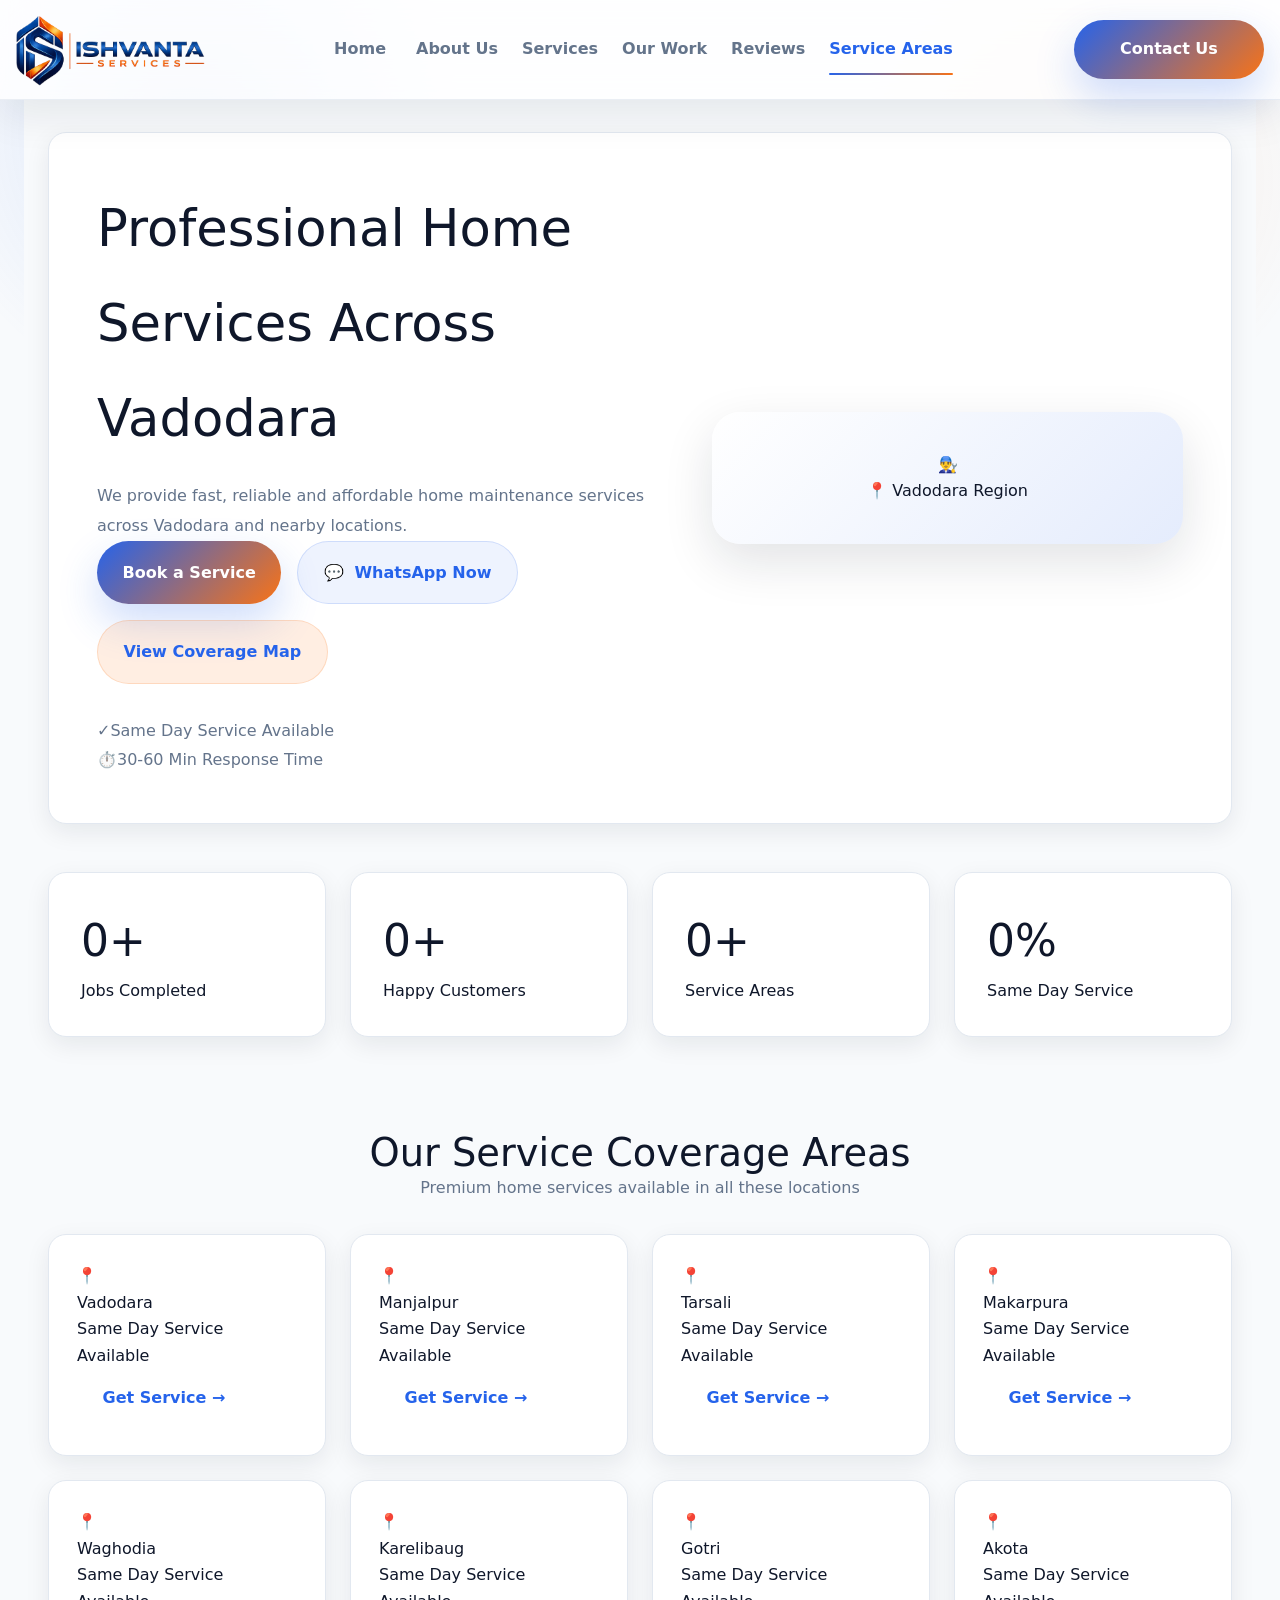
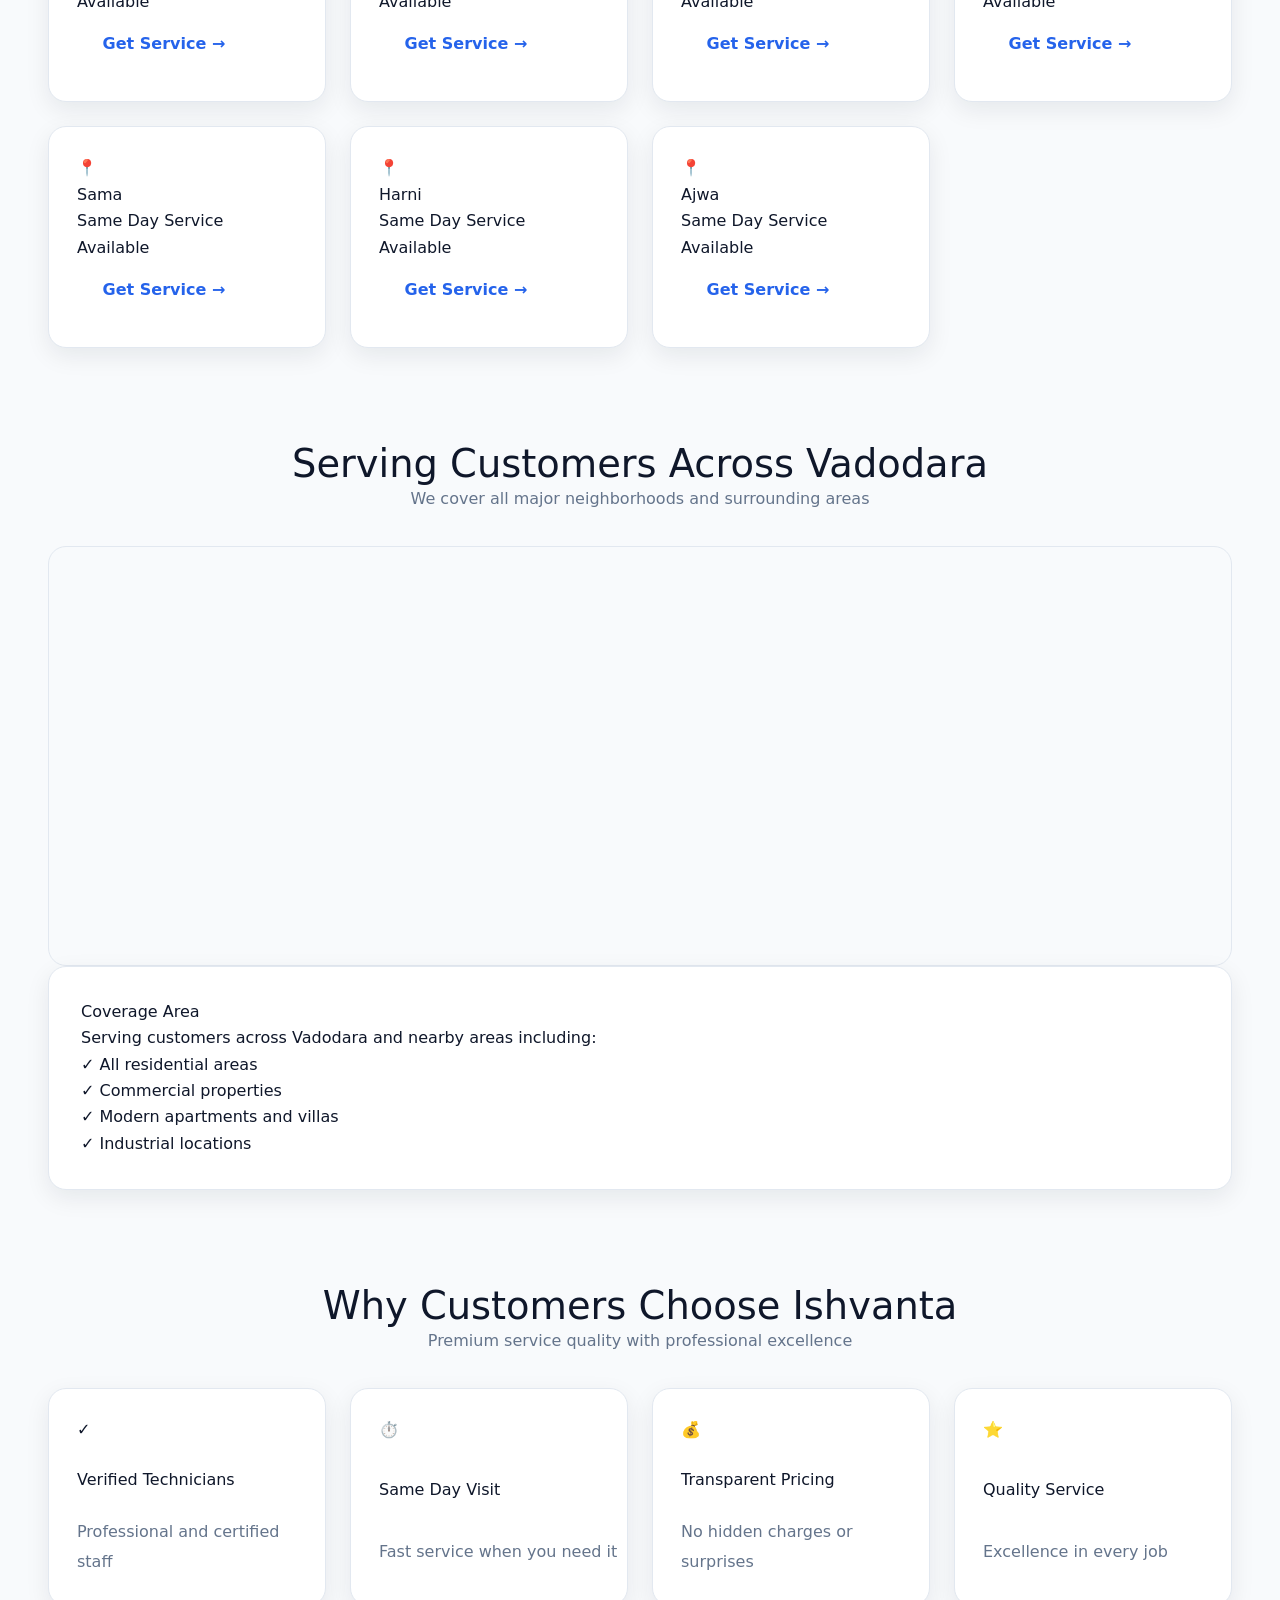
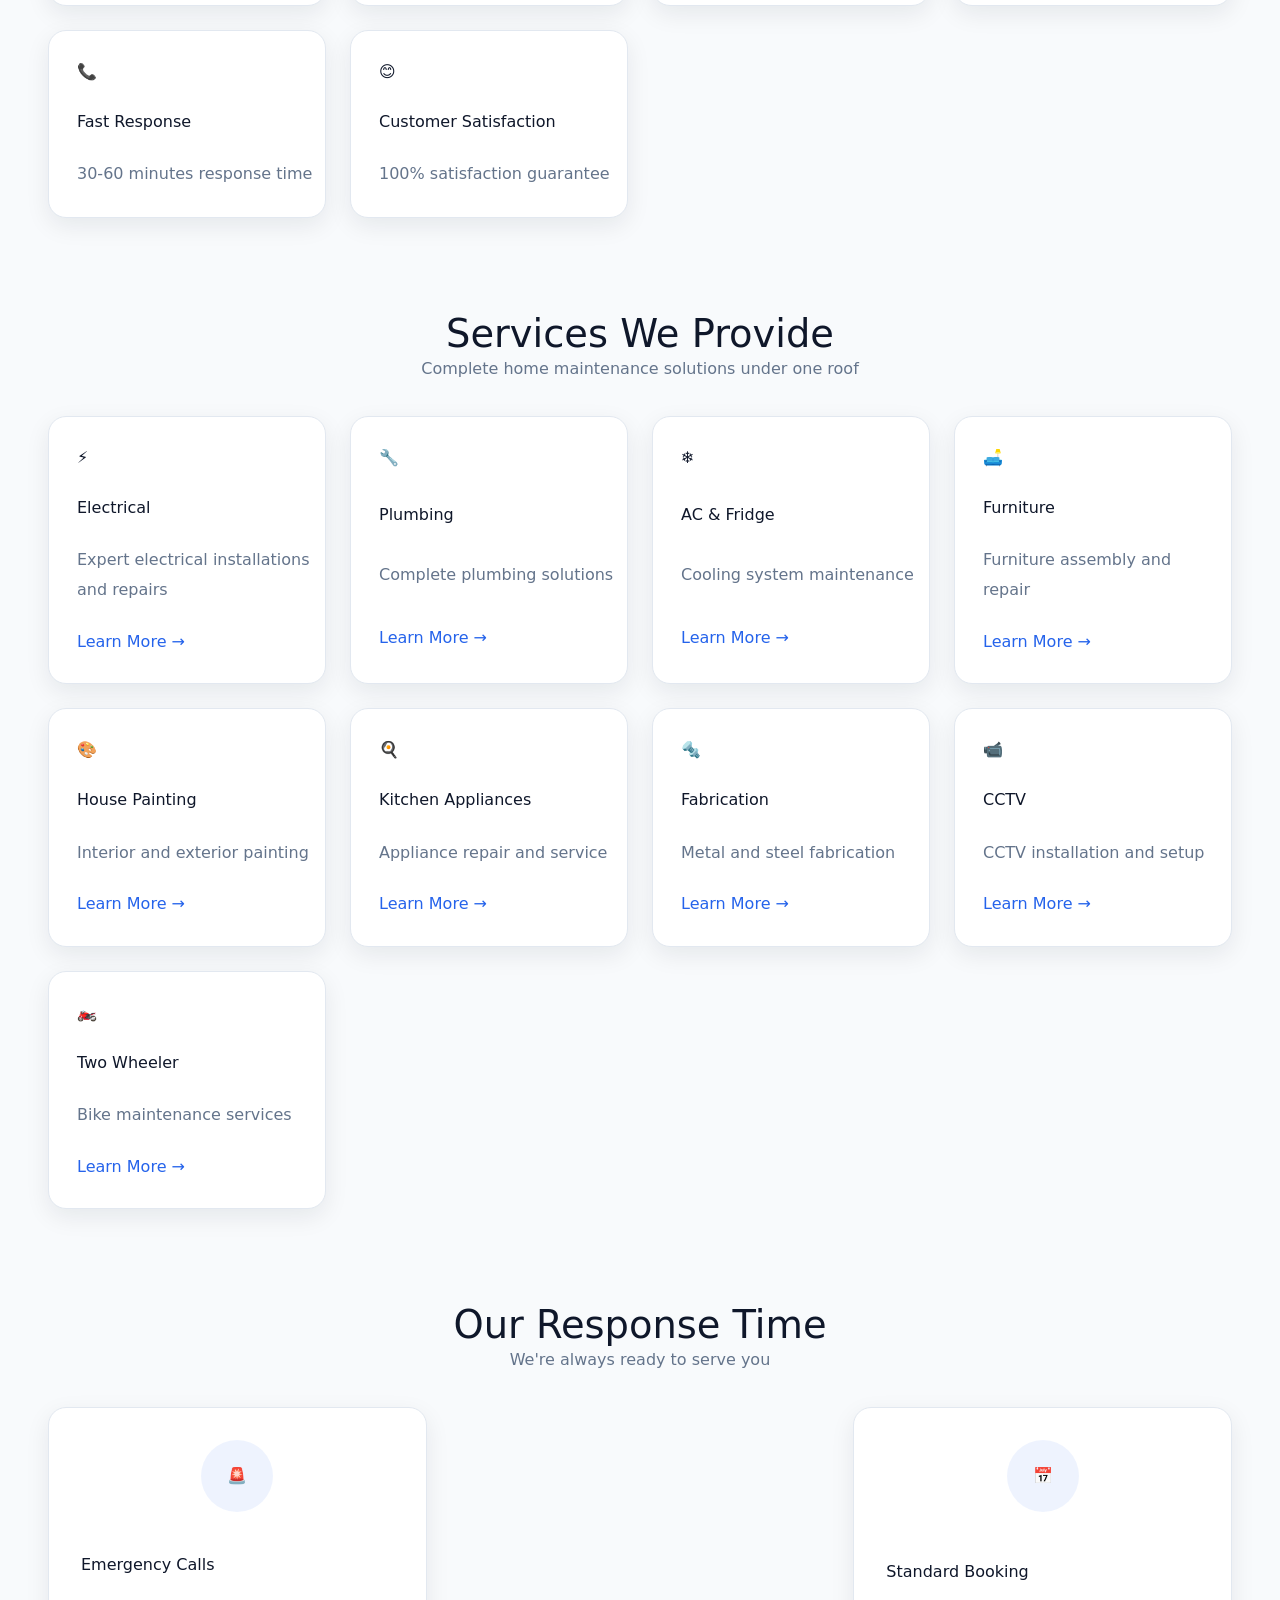
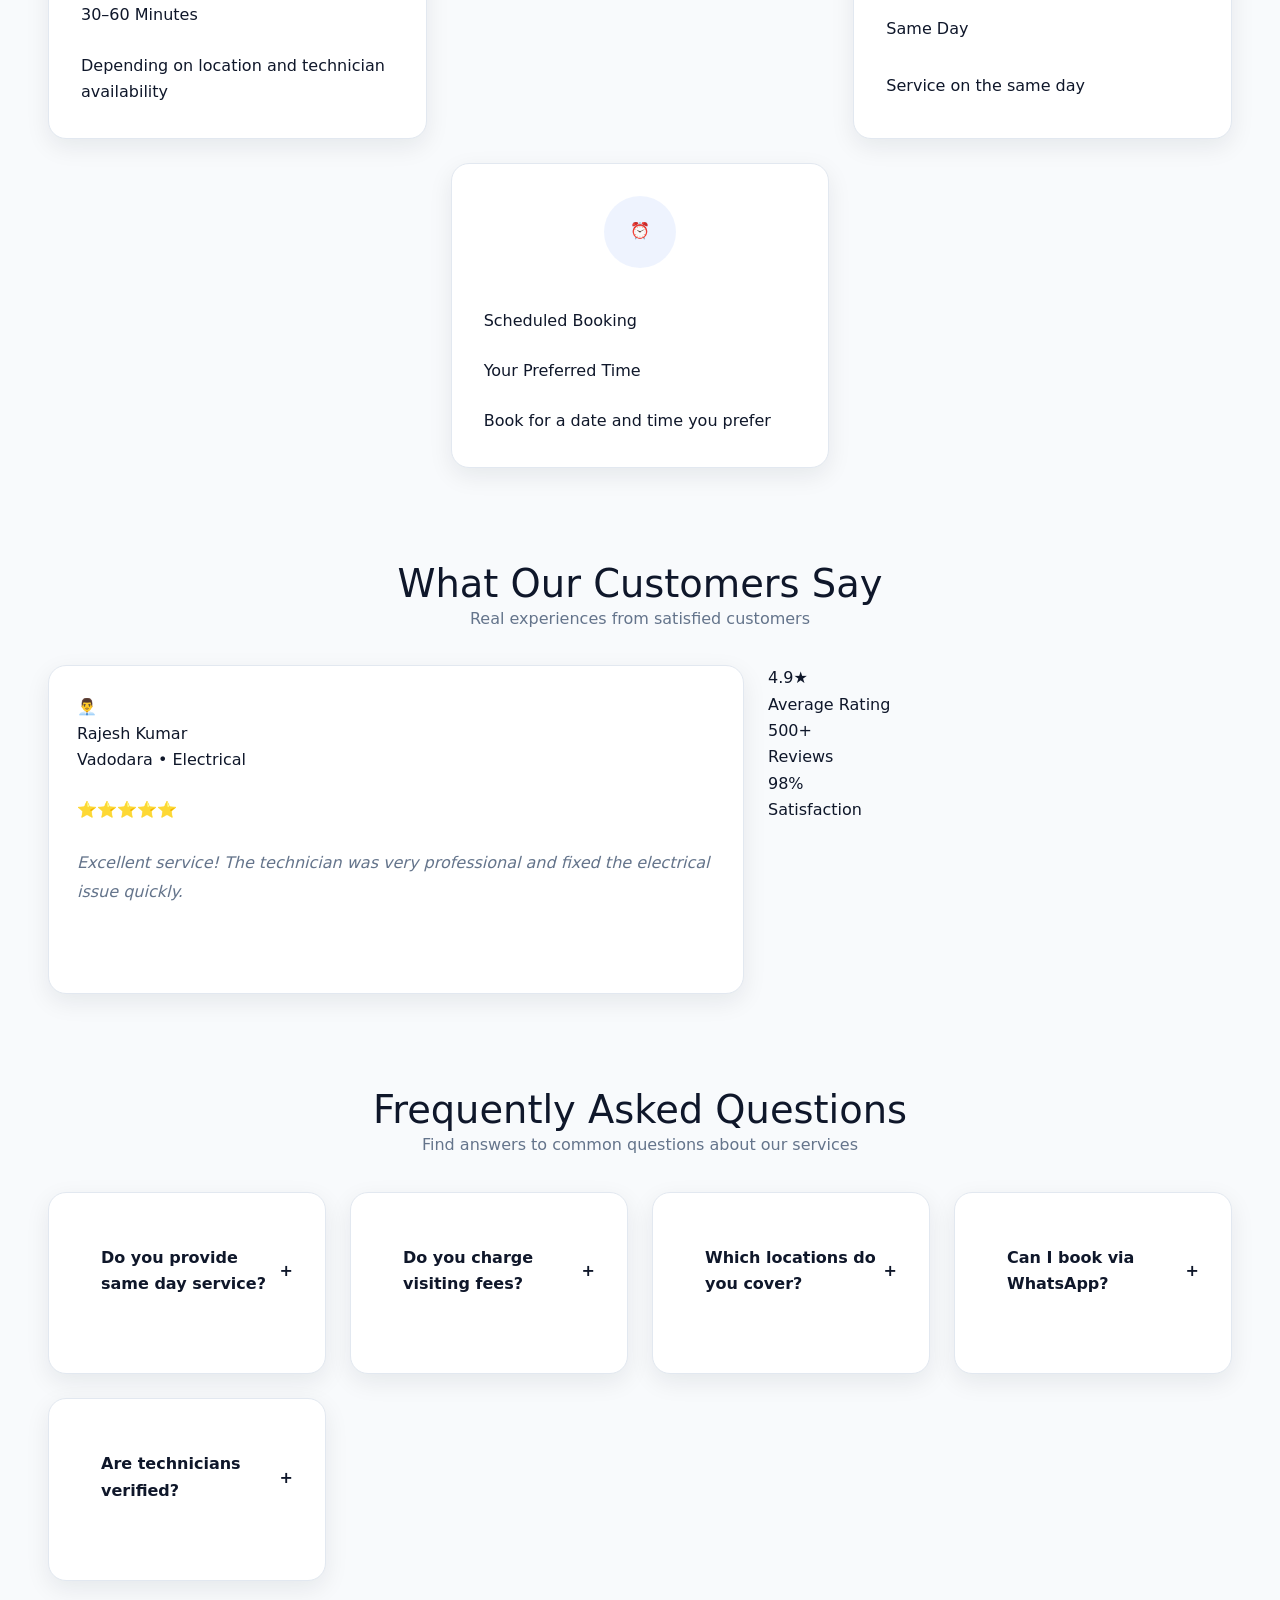
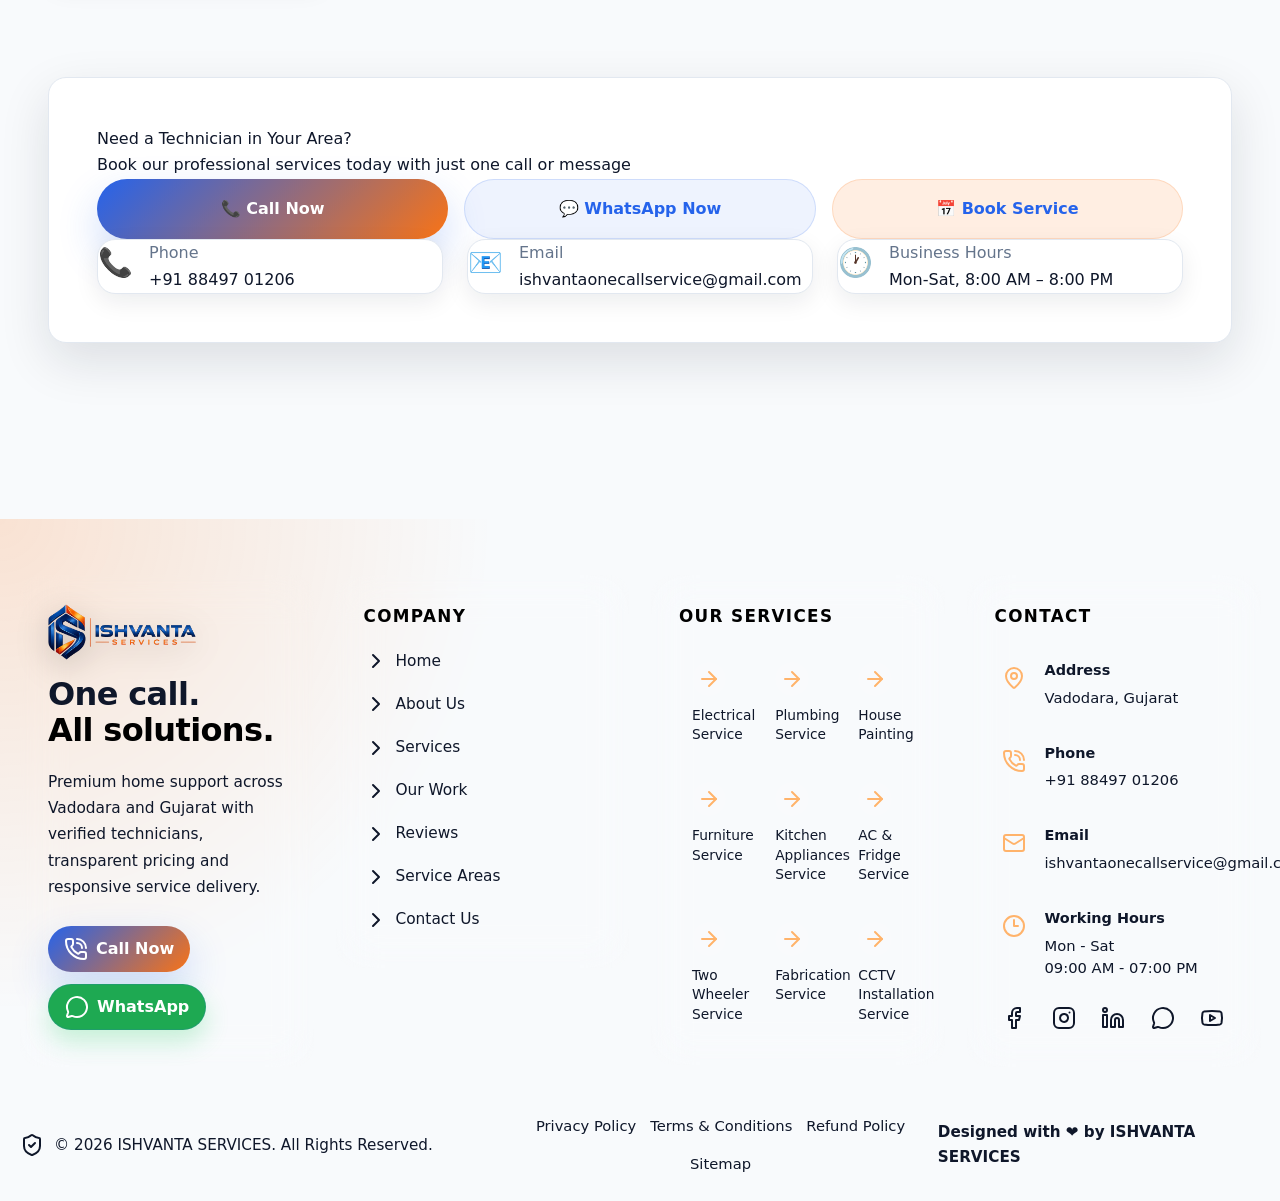
<file: service-areas/index.html>
<!DOCTYPE html><html lang="en" data-beasties-container><head>
  <meta charset="utf-8">
  <title>Ishavanta One Call Service | Empowering Businesses Through Smart Technology</title>
  <base href="/">
  <meta name="viewport" content="width=device-width, initial-scale=1">
  <meta name="description" content="Ishavanta One Call Service delivers premium IT services, software development, UI/UX design, cloud engineering, AI automation, and SEO solutions for startups, enterprises, and global brands.">
  <meta name="keywords" content="IT Services, Software Development, UI/UX Design, Cloud Solutions, AI Automation, SEO, Web Application Development, Mobile App Development, E-commerce Development">
  <meta name="author" content="Ishavanta One Call Service">
  <meta property="og:title" content="Ishavanta One Call Service | Empowering Businesses Through Smart Technology">
  <meta property="og:description" content="Partner with a premium IT agency that builds modern websites, web applications, mobile apps, cloud platforms, and AI-powered automation for high-growth businesses.">
  <meta property="og:type" content="website">
  <meta property="og:url" content="https://www.ishavantaonecallservice.com/">
  <meta property="og:image" content="https://www.ishavantaonecallservice.com/og-image.png">
  <meta name="twitter:card" content="summary_large_image">
  <meta name="twitter:title" content="Ishavanta One Call Service | Empowering Businesses Through Smart Technology">
  <meta name="twitter:description" content="Premium IT services for modern businesses: web development, mobile apps, UI/UX, cloud, AI automation, and digital growth.">
  <meta name="twitter:image" content="https://www.ishavantaonecallservice.com/og-image.png">
  <meta name="theme-color" content="#0F172A">
  <link rel="icon" type="image/x-icon" href="favicon.ico">
  <script type="application/ld+json">
  {
    "@context": "https://schema.org",
    "@type": "Organization",
    "name": "Ishavanta Service",
    "url": "https://www.ishavantaonecallservice.com",
    "logo": "https://www.ishavantaonecallservice.com/favicon.ico",
    "sameAs": [
      "https://www.linkedin.com/company/ishavanta-one-call-service",
      "https://twitter.com/ishavanta_onecall_service",
      "https://www.facebook.com/ishavantaonecallservice"
    ],
    "contactPoint": [
      {
        "@type": "ContactPoint",
        "telephone": "+91-9876543210",
        "contactType": "customer support",
        "email": "contact@ishavantaonecallservice.com"
      }
    ],
    "description": "Ishavanta One Call Service is an enterprise-level IT services firm delivering websites, apps, cloud platforms, AI automation, SEO and custom software for startups, small businesses and global brands."
  }
  </script>
<style>@layer properties;@layer theme,base,components,utilities;@layer theme{:root{--font-sans: -apple-system, BlinkMacSystemFont, "Segoe UI", Roboto, "Helvetica Neue", "Noto Sans", Arial, sans-serif, "Apple Color Emoji", "Segoe UI Emoji", "Segoe UI Symbol", "Noto Color Emoji";--font-mono: ui-monospace, SFMono-Regular, Menlo, Monaco, Consolas, "Liberation Mono", "Courier New", monospace;--color-white: #fff;--shadow-sm: 0 1px 3px 0 rgb(0 0 0 / .1), 0 1px 2px -1px rgb(0 0 0 / .1);--shadow-md: 0 4px 6px -1px rgb(0 0 0 / .1), 0 2px 4px -2px rgb(0 0 0 / .1);--ease-out: cubic-bezier(0, 0, .2, 1);--default-transition-duration: .15s;--default-transition-timing-function: cubic-bezier(.4, 0, .2, 1);--default-font-family: var(--font-sans);--default-mono-font-family: var(--font-mono)}}@layer base{*,:after,:before{box-sizing:border-box;margin:0;padding:0;border:0 solid}html{line-height:1.5;-webkit-text-size-adjust:100%;tab-size:4;font-family:var(--default-font-family, -apple-system, BlinkMacSystemFont, "Segoe UI", Roboto, "Helvetica Neue", "Noto Sans", Arial, sans-serif, "Apple Color Emoji", "Segoe UI Emoji", "Segoe UI Symbol", "Noto Color Emoji");font-feature-settings:var(--default-font-feature-settings, normal);font-variation-settings:var(--default-font-variation-settings, normal);-webkit-tap-highlight-color:transparent}h1,h2,h3,h4{font-size:inherit;font-weight:inherit}a{color:inherit;-webkit-text-decoration:inherit;text-decoration:inherit}ul{list-style:none}img,svg,iframe{display:block;vertical-align:middle}img{max-width:100%;height:auto}button{font:inherit;font-feature-settings:inherit;font-variation-settings:inherit;letter-spacing:inherit;color:inherit;border-radius:0;background-color:transparent;opacity:1}button{appearance:button}}@layer utilities{}:root{color-scheme:light;--bg: #F8FAFC;--surface: #FFFFFF;--surface-soft: #F8FAFC;--surface-muted: rgba(248, 250, 252, .95);--text: #0F172A;--text-dark: #0F172A;--text-muted: #64748B;--border: #E2E8F0;--color-white: #FFFFFF;--color-primary: #2563EB;--color-accent: #F97316;--color-primary-dark: #1D4ED8;--shadow-sm: 0 8px 24px rgba(15, 23, 42, .08);--shadow-md: 0 18px 50px rgba(15, 23, 42, .12);--shadow-lg: 0 30px 80px rgba(15, 23, 42, .16);--shadow-hover: 0 30px 60px rgba(37, 99, 235, .14);--shadow: var(--shadow-sm);--accent: var(--color-accent);--accent-soft: rgba(249, 115, 22, .12);--accent-alt: var(--color-accent);--muted: var(--text-muted);--radius: 18px;--radius-lg: 24px;--radius-pill: 999px;--container: 1280px;--transition: .25s ease}html{scroll-behavior:smooth}*,*:before,*:after{box-sizing:border-box}body{margin:0;min-height:100vh;font-family:Inter,ui-sans-serif,system-ui,-apple-system,BlinkMacSystemFont,Segoe UI,sans-serif;color:var(--text);background:var(--bg);line-height:1.65;text-rendering:optimizeLegibility;-webkit-font-smoothing:antialiased;-moz-osx-font-smoothing:grayscale}img,svg{max-width:100%;display:block;height:auto}a{color:inherit;text-decoration:none}button{font:inherit}body:before{content:"";position:fixed;inset:0;pointer-events:none;background-image:radial-gradient(circle at 15% 15%,rgba(37,99,235,.14),transparent 20%),radial-gradient(circle at 85% 20%,rgba(249,115,22,.1),transparent 18%);z-index:-1}.page-shell{width:min(100%,var(--container));margin:0 auto;padding:0 1.5rem 4rem}.section-header{max-width:900px;margin:0 auto 2rem;text-align:center}.section-header h2{margin:0;font-size:clamp(2.25rem,3vw,3.4rem);line-height:1.04;color:var(--text-dark)}.section-header p,.hero-text,.service-card p,.benefit-card p,.review-text,.faq-answer p{margin:0;color:var(--text-muted);font-size:1rem;line-height:1.85}.premium-card,.service-card,.benefit-card,.stat-card,.testimonial-card{background:var(--surface);border:1px solid var(--border);border-radius:var(--radius);box-shadow:var(--shadow-sm);transition:transform var(--transition),box-shadow var(--transition),border-color var(--transition),background-color var(--transition)}.premium-card:hover,.service-card:hover,.benefit-card:hover,.stat-card:hover,.testimonial-card:hover{transform:translateY(-6px);box-shadow:var(--shadow-md);border-color:#2563eb2e}.benefit-card h3,.service-card h3,.testimonial-card h4,.section-header h2,.hero-title{color:var(--text-dark);margin:0}.btn,.nav-cta,.area-link,.indicator{display:inline-flex;align-items:center;justify-content:center;gap:.65rem;border:none;border-radius:var(--radius-pill);cursor:pointer;padding:1rem 1.6rem;font-weight:700;transition:transform var(--transition),box-shadow var(--transition),background var(--transition),border-color var(--transition)}.btn-primary,.nav-cta{background:linear-gradient(135deg,var(--color-primary) 0%,var(--color-accent) 100%);color:var(--color-white);box-shadow:0 18px 40px #2563eb38}.btn-secondary,.btn-whatsapp{background:#2563eb14;color:var(--color-primary);border:1px solid rgba(37,99,235,.16)}.btn-tertiary{background:#f973161f;color:var(--color-primary);border:1px solid rgba(249,115,22,.18)}.btn:hover,.nav-cta:hover{transform:translateY(-2px);box-shadow:0 20px 50px #2563eb24}@media(max-width:640px){.page-shell{padding-left:1rem;padding-right:1rem}}@property --tw-rotate-x{syntax: "*"; inherits: false;}@property --tw-rotate-y{syntax: "*"; inherits: false;}@property --tw-rotate-z{syntax: "*"; inherits: false;}@property --tw-skew-x{syntax: "*"; inherits: false;}@property --tw-skew-y{syntax: "*"; inherits: false;}@property --tw-border-style{syntax: "*"; inherits: false; initial-value: solid;}@property --tw-blur{syntax: "*"; inherits: false;}@property --tw-brightness{syntax: "*"; inherits: false;}@property --tw-contrast{syntax: "*"; inherits: false;}@property --tw-grayscale{syntax: "*"; inherits: false;}@property --tw-hue-rotate{syntax: "*"; inherits: false;}@property --tw-invert{syntax: "*"; inherits: false;}@property --tw-opacity{syntax: "*"; inherits: false;}@property --tw-saturate{syntax: "*"; inherits: false;}@property --tw-sepia{syntax: "*"; inherits: false;}@property --tw-drop-shadow{syntax: "*"; inherits: false;}@property --tw-drop-shadow-color{syntax: "*"; inherits: false;}@property --tw-drop-shadow-alpha{syntax: "<percentage>"; inherits: false; initial-value: 100%;}@property --tw-drop-shadow-size{syntax: "*"; inherits: false;}@property --tw-ease{syntax: "*"; inherits: false;}@layer properties{@supports ((-webkit-hyphens: none) and (not (margin-trim: inline))) or ((-moz-orient: inline) and (not (color:rgb(from red r g b)))){*,:before,:after{--tw-rotate-x: initial;--tw-rotate-y: initial;--tw-rotate-z: initial;--tw-skew-x: initial;--tw-skew-y: initial;--tw-border-style: solid;--tw-blur: initial;--tw-brightness: initial;--tw-contrast: initial;--tw-grayscale: initial;--tw-hue-rotate: initial;--tw-invert: initial;--tw-opacity: initial;--tw-saturate: initial;--tw-sepia: initial;--tw-drop-shadow: initial;--tw-drop-shadow-color: initial;--tw-drop-shadow-alpha: 100%;--tw-drop-shadow-size: initial;--tw-ease: initial}}}
</style><link rel="stylesheet" href="styles-TUL6JSMD.css" media="print" onload="this.media='all'"><noscript><link rel="stylesheet" href="styles-TUL6JSMD.css"></noscript><style ng-app-id="ng">.site-header[_ngcontent-ng-c588981805]{position:sticky;top:0;z-index:999;width:100%;background:#ffffffd1;-webkit-backdrop-filter:blur(18px);backdrop-filter:blur(18px);border-bottom:1px solid rgba(226,232,240,.72);box-shadow:0 16px 40px #0f172a14}html[_ngcontent-ng-c588981805]{font-size:16px}body[_ngcontent-ng-c588981805]{font-size:1rem;line-height:1.6;color:#0f172a}.navbar-container[_ngcontent-ng-c588981805]{display:flex;align-items:center;justify-content:space-between;gap:1rem;width:min(100%,var(--container));margin:0 auto;padding:.85rem 1rem}.brand-section[_ngcontent-ng-c588981805]{display:inline-flex;align-items:center;gap:.85rem;text-decoration:none;color:inherit}.navbar-logo[_ngcontent-ng-c588981805]{display:block;height:72px;width:auto;max-width:100%;object-fit:contain;opacity:1;visibility:visible}@media(max-width:768px){.navbar-logo[_ngcontent-ng-c588981805]{height:52px}}.nav-menu[_ngcontent-ng-c588981805]{display:flex;gap:1.5rem;align-items:center;flex:1;justify-content:center}.nav-menu[_ngcontent-ng-c588981805]   a[_ngcontent-ng-c588981805]{font-weight:600;color:var(--text-muted);font-size:1rem;padding:.85rem 0;position:relative}.nav-menu[_ngcontent-ng-c588981805]   a[_ngcontent-ng-c588981805]:after{content:"";position:absolute;left:0;right:0;bottom:-.35rem;height:2px;border-radius:999px;background:transparent;transform:scaleX(0);transform-origin:center;transition:transform var(--transition),background var(--transition)}.nav-menu[_ngcontent-ng-c588981805]   a[_ngcontent-ng-c588981805]:hover, .nav-menu[_ngcontent-ng-c588981805]   a[_ngcontent-ng-c588981805]:focus-visible, .nav-menu[_ngcontent-ng-c588981805]   a.active[_ngcontent-ng-c588981805]{color:var(--color-primary)}.nav-menu[_ngcontent-ng-c588981805]   a[_ngcontent-ng-c588981805]:hover:after, .nav-menu[_ngcontent-ng-c588981805]   a.active[_ngcontent-ng-c588981805]:after{background:linear-gradient(135deg,var(--color-primary) 0%,var(--color-accent) 100%);transform:scaleX(1)}.header-actions[_ngcontent-ng-c588981805]{display:flex;align-items:center;gap:.75rem}.nav-cta[_ngcontent-ng-c588981805]{min-width:190px;padding:1rem 1.5rem}.hamburger-btn[_ngcontent-ng-c588981805]{display:none;border:none;background:transparent;cursor:pointer;padding:.75rem}.hamburger-icon[_ngcontent-ng-c588981805]{position:relative;width:24px;height:2px;background:var(--text-dark);display:inline-block}.hamburger-icon[_ngcontent-ng-c588981805]:before, .hamburger-icon[_ngcontent-ng-c588981805]:after{content:"";position:absolute;left:0;width:24px;height:2px;background:var(--text-dark);border-radius:999px;transition:transform var(--transition),opacity var(--transition)}.hamburger-icon[_ngcontent-ng-c588981805]:before{top:-8px}.hamburger-icon[_ngcontent-ng-c588981805]:after{top:8px}.hamburger-icon.open[_ngcontent-ng-c588981805]{background:transparent}.hamburger-icon.open[_ngcontent-ng-c588981805]:before{transform:translateY(8px) rotate(45deg)}.hamburger-icon.open[_ngcontent-ng-c588981805]:after{transform:translateY(-8px) rotate(-45deg)}.mobile-menu[_ngcontent-ng-c588981805]{position:absolute;inset:100% 0 0;background:#fffffffa;border-top:1px solid rgba(226,232,240,.72);box-shadow:0 24px 50px #0f172a14;-webkit-backdrop-filter:blur(18px);backdrop-filter:blur(18px);padding:1rem}.mobile-menu-nav[_ngcontent-ng-c588981805]{display:grid;gap:.5rem}.mobile-menu-link[_ngcontent-ng-c588981805], .mobile-menu-cta[_ngcontent-ng-c588981805]{display:block;width:100%;padding:1rem 1.25rem;border-radius:var(--radius-pill);text-decoration:none;color:var(--text-dark);font-weight:700}.mobile-menu-cta[_ngcontent-ng-c588981805]{background:linear-gradient(135deg,var(--color-primary) 0%,var(--color-accent) 100%);color:var(--color-white)}.mobile-menu-link[_ngcontent-ng-c588981805]:hover, .mobile-menu-cta[_ngcontent-ng-c588981805]:hover{background:#2563eb1a}@media(max-width:1024px){.nav-menu[_ngcontent-ng-c588981805]{gap:1rem}}@media(max-width:768px){.nav-menu[_ngcontent-ng-c588981805], .nav-cta[_ngcontent-ng-c588981805]{display:none}.hamburger-btn[_ngcontent-ng-c588981805]{display:inline-flex}}</style><style ng-app-id="ng">[_ngcontent-ng-c3793010630]:root{--footer-bg: linear-gradient(135deg, #0f172a 0%, #172554 45%, #1e293b 100%);--footer-card-bg: rgba(15, 23, 42, .78);--footer-card-border: rgba(255, 255, 255, .14);--footer-text: #f8fafc;--footer-muted: #cbd5e1;--footer-accent: #ff6b00;--footer-accent-2: #25d366;--footer-shadow: 0 20px 45px rgba(2, 8, 23, .35)}*[_ngcontent-ng-c3793010630]{box-sizing:border-box}.footer-shell[_ngcontent-ng-c3793010630]{background:var(--footer-bg);color:var(--footer-text);padding:56px 20px 24px;position:relative;overflow:hidden}.footer-shell[_ngcontent-ng-c3793010630]:before{content:"";position:absolute;inset:0;background:radial-gradient(circle at top left,rgba(255,107,0,.16),transparent 34%);pointer-events:none}.footer-container[_ngcontent-ng-c3793010630]{max-width:1280px;margin:0 auto;position:relative;z-index:1}.footer-grid[_ngcontent-ng-c3793010630]{display:grid;grid-template-columns:repeat(4,minmax(0,1fr));gap:22px;align-items:start}.footer-card[_ngcontent-ng-c3793010630]{background:var(--footer-card-bg);border:1px solid var(--footer-card-border);border-radius:22px;padding:28px;box-shadow:var(--footer-shadow);backdrop-filter:blur(20px);-webkit-backdrop-filter:blur(20px);transition:transform .22s ease,border-color .22s ease,box-shadow .22s ease}.footer-card[_ngcontent-ng-c3793010630]:hover{transform:translateY(-4px);border-color:#ff6b0059;box-shadow:0 24px 50px #02081773}.footer-brand[_ngcontent-ng-c3793010630]{display:flex;flex-direction:column;gap:20px;min-height:100%}.brand-block[_ngcontent-ng-c3793010630]{display:flex;flex-direction:column;gap:16px}.brand-logo[_ngcontent-ng-c3793010630]{width:150px;height:auto;display:block;filter:drop-shadow(0 8px 16px rgba(0,0,0,.2))}.eyebrow[_ngcontent-ng-c3793010630]{margin:0 0 6px;font-size:.78rem;font-weight:700;letter-spacing:.24em;text-transform:uppercase;color:#f59e0b}.brand-title[_ngcontent-ng-c3793010630]{margin:0;font-size:2rem;line-height:1.15;font-weight:700;letter-spacing:-.02em}.brand-title[_ngcontent-ng-c3793010630]   span[_ngcontent-ng-c3793010630]{display:block;color:#f8fafc}.brand-description[_ngcontent-ng-c3793010630]{margin:0;color:var(--footer-muted);line-height:1.7;font-size:.96rem}.brand-actions[_ngcontent-ng-c3793010630]{display:flex;flex-wrap:wrap;gap:12px;margin-top:6px}.btn[_ngcontent-ng-c3793010630]{display:inline-flex;align-items:center;justify-content:center;gap:8px;min-height:46px;padding:0 16px;border-radius:999px;text-decoration:none;font-weight:600;transition:transform .22s ease,box-shadow .22s ease,background-color .22s ease}.btn[_ngcontent-ng-c3793010630]:hover{transform:translateY(-2px)}.btn-whatsapp[_ngcontent-ng-c3793010630]{background:#1ea952;color:#fff;box-shadow:0 12px 24px #25d3663d}.footer-heading[_ngcontent-ng-c3793010630]{margin:0 0 18px;font-size:1.05rem;font-weight:700;letter-spacing:.08em;text-transform:uppercase;color:#000}.footer-links[_ngcontent-ng-c3793010630]{list-style:none;padding:0;margin:0;display:flex;flex-direction:column;gap:10px}.footer-link[_ngcontent-ng-c3793010630]{display:inline-flex;align-items:center;gap:8px;color:var(--footer-text);text-decoration:none;font-size:.96rem;transition:color .22s ease,transform .22s ease}.footer-link[_ngcontent-ng-c3793010630]:hover{color:var(--footer-accent);transform:translate(3px)}.service-grid[_ngcontent-ng-c3793010630]{display:grid;grid-template-columns:repeat(3,minmax(0,1fr));gap:12px}.service-item[_ngcontent-ng-c3793010630]{display:flex;flex-direction:column;align-items:flex-start;gap:10px;padding:12px;border-radius:14px;background:#ffffff0d;color:var(--footer-text);text-decoration:none;border:1px solid rgba(255,255,255,.06);transition:transform .22s ease,background-color .22s ease,border-color .22s ease}.service-item[_ngcontent-ng-c3793010630]:hover{transform:translateY(-2px);background:#ff6b0024;border-color:#ff6b0047}.service-icon[_ngcontent-ng-c3793010630]{width:34px;height:34px;display:grid;place-items:center;border-radius:50%;background:#ffffff17;color:#ffb36b}.service-item[_ngcontent-ng-c3793010630]   span[_ngcontent-ng-c3793010630]{font-size:.86rem;line-height:1.4}.contact-list[_ngcontent-ng-c3793010630]{display:grid;gap:12px}.contact-item[_ngcontent-ng-c3793010630]{display:flex;gap:12px;align-items:flex-start;text-decoration:none;color:var(--footer-text);padding:10px 0;border-bottom:1px solid rgba(255,255,255,.08);transition:color .22s ease}.contact-item[_ngcontent-ng-c3793010630]:last-child{border-bottom:0;padding-bottom:0}.contact-item[_ngcontent-ng-c3793010630]:hover{color:#ffd2aa}.contact-icon[_ngcontent-ng-c3793010630]{width:38px;height:38px;display:grid;place-items:center;border-radius:50%;background:#ffffff17;color:#ffb36b;flex-shrink:0}.contact-item[_ngcontent-ng-c3793010630]   h4[_ngcontent-ng-c3793010630]{margin:0 0 4px;font-size:.9rem;font-weight:700}.contact-item[_ngcontent-ng-c3793010630]   p[_ngcontent-ng-c3793010630]{margin:0;color:var(--footer-muted);font-size:.92rem;line-height:1.5}.social-links[_ngcontent-ng-c3793010630]{display:flex;gap:10px;margin-top:18px}.social-link[_ngcontent-ng-c3793010630]{width:42px;height:42px;display:grid;place-items:center;border-radius:50%;background:#ffffff14;color:var(--footer-text);text-decoration:none;transition:transform .22s ease,background-color .22s ease,color .22s ease}.social-link[_ngcontent-ng-c3793010630]:hover{transform:translateY(-2px);background:#ff6b0029;color:#ffb36b}.footer-bottom[_ngcontent-ng-c3793010630]{margin-top:24px;padding:22px 0 0;border-top:1px solid rgba(255,255,255,.12);display:grid;grid-template-columns:1.2fr 1fr .8fr;gap:16px;align-items:center}.footer-bottom-left[_ngcontent-ng-c3793010630], .footer-bottom-center[_ngcontent-ng-c3793010630], .footer-bottom-right[_ngcontent-ng-c3793010630]{display:flex;align-items:center;flex-wrap:wrap;gap:10px}.footer-bottom-left[_ngcontent-ng-c3793010630]{color:var(--footer-muted);font-size:.95rem}.footer-bottom-center[_ngcontent-ng-c3793010630]{justify-content:center;gap:14px}.footer-bottom-center[_ngcontent-ng-c3793010630]   a[_ngcontent-ng-c3793010630]{color:var(--footer-text);text-decoration:none;font-size:.92rem;transition:color .22s ease}.footer-bottom-center[_ngcontent-ng-c3793010630]   a[_ngcontent-ng-c3793010630]:hover{color:var(--footer-accent)}.footer-bottom-right[_ngcontent-ng-c3793010630]{justify-content:flex-end;color:var(--footer-muted);font-size:.95rem;font-weight:600}@media(max-width:1100px){.footer-grid[_ngcontent-ng-c3793010630]{grid-template-columns:repeat(2,minmax(0,1fr))}.footer-bottom[_ngcontent-ng-c3793010630]{grid-template-columns:1fr;text-align:center}.footer-bottom-left[_ngcontent-ng-c3793010630], .footer-bottom-center[_ngcontent-ng-c3793010630], .footer-bottom-right[_ngcontent-ng-c3793010630]{justify-content:center}}@media(max-width:700px){.footer-shell[_ngcontent-ng-c3793010630]{padding:36px 16px 20px}.footer-grid[_ngcontent-ng-c3793010630]{grid-template-columns:1fr}.footer-card[_ngcontent-ng-c3793010630]{padding:24px}.service-grid[_ngcontent-ng-c3793010630]{grid-template-columns:1fr}.brand-actions[_ngcontent-ng-c3793010630]{flex-direction:column}.btn[_ngcontent-ng-c3793010630]{width:100%}.footer-bottom-center[_ngcontent-ng-c3793010630]{gap:8px 12px}}</style><style ng-app-id="ng">.mat-mdc-button-base {
  text-decoration: none;
}
.mat-mdc-button-base .mat-icon {
  min-height: fit-content;
  flex-shrink: 0;
}
@media (hover: none) {
  .mat-mdc-button-base:hover > span.mat-mdc-button-persistent-ripple::before {
    opacity: 0;
  }
}

.mdc-button {
  -webkit-user-select: none;
  user-select: none;
  position: relative;
  display: inline-flex;
  align-items: center;
  justify-content: center;
  box-sizing: border-box;
  min-width: 64px;
  border: none;
  outline: none;
  line-height: inherit;
  -webkit-appearance: none;
  overflow: visible;
  vertical-align: middle;
  background: transparent;
  padding: 0 8px;
}
.mdc-button::-moz-focus-inner {
  padding: 0;
  border: 0;
}
.mdc-button:active {
  outline: none;
}
.mdc-button:hover {
  cursor: pointer;
}
.mdc-button:disabled {
  cursor: default;
  pointer-events: none;
}
.mdc-button[hidden] {
  display: none;
}
.mdc-button .mdc-button__label {
  position: relative;
}

.mat-mdc-button {
  padding: 0 var(--mat-button-text-horizontal-padding, 12px);
  height: var(--mat-button-text-container-height, 40px);
  font-family: var(--mat-button-text-label-text-font, var(--mat-sys-label-large-font));
  font-size: var(--mat-button-text-label-text-size, var(--mat-sys-label-large-size));
  letter-spacing: var(--mat-button-text-label-text-tracking, var(--mat-sys-label-large-tracking));
  text-transform: var(--mat-button-text-label-text-transform);
  font-weight: var(--mat-button-text-label-text-weight, var(--mat-sys-label-large-weight));
}
.mat-mdc-button, .mat-mdc-button .mdc-button__ripple {
  border-radius: var(--mat-button-text-container-shape, var(--mat-sys-corner-full));
}
.mat-mdc-button:not(:disabled) {
  color: var(--mat-button-text-label-text-color, var(--mat-sys-primary));
}
.mat-mdc-button[disabled], .mat-mdc-button.mat-mdc-button-disabled {
  cursor: default;
  pointer-events: none;
  color: var(--mat-button-text-disabled-label-text-color, color-mix(in srgb, var(--mat-sys-on-surface) 38%, transparent));
}
.mat-mdc-button.mat-mdc-button-disabled-interactive {
  pointer-events: auto;
}
.mat-mdc-button:has(.material-icons, mat-icon, [matButtonIcon]) {
  padding: 0 var(--mat-button-text-with-icon-horizontal-padding, 16px);
}
.mat-mdc-button > .mat-icon {
  margin-right: var(--mat-button-text-icon-spacing, 8px);
  margin-left: var(--mat-button-text-icon-offset, -4px);
}
[dir=rtl] .mat-mdc-button > .mat-icon {
  margin-right: var(--mat-button-text-icon-offset, -4px);
  margin-left: var(--mat-button-text-icon-spacing, 8px);
}
.mat-mdc-button .mdc-button__label + .mat-icon {
  margin-right: var(--mat-button-text-icon-offset, -4px);
  margin-left: var(--mat-button-text-icon-spacing, 8px);
}
[dir=rtl] .mat-mdc-button .mdc-button__label + .mat-icon {
  margin-right: var(--mat-button-text-icon-spacing, 8px);
  margin-left: var(--mat-button-text-icon-offset, -4px);
}
.mat-mdc-button .mat-ripple-element {
  background-color: var(--mat-button-text-ripple-color, color-mix(in srgb, var(--mat-sys-primary) calc(var(--mat-sys-pressed-state-layer-opacity) * 100%), transparent));
}
.mat-mdc-button .mat-mdc-button-persistent-ripple::before {
  background-color: var(--mat-button-text-state-layer-color, var(--mat-sys-primary));
}
.mat-mdc-button.mat-mdc-button-disabled .mat-mdc-button-persistent-ripple::before {
  background-color: var(--mat-button-text-disabled-state-layer-color, var(--mat-sys-on-surface-variant));
}
.mat-mdc-button:hover > .mat-mdc-button-persistent-ripple::before {
  opacity: var(--mat-button-text-hover-state-layer-opacity, var(--mat-sys-hover-state-layer-opacity));
}
.mat-mdc-button.cdk-program-focused > .mat-mdc-button-persistent-ripple::before, .mat-mdc-button.cdk-keyboard-focused > .mat-mdc-button-persistent-ripple::before, .mat-mdc-button.mat-mdc-button-disabled-interactive:focus > .mat-mdc-button-persistent-ripple::before {
  opacity: var(--mat-button-text-focus-state-layer-opacity, var(--mat-sys-focus-state-layer-opacity));
}
.mat-mdc-button:active > .mat-mdc-button-persistent-ripple::before {
  opacity: var(--mat-button-text-pressed-state-layer-opacity, var(--mat-sys-pressed-state-layer-opacity));
}
.mat-mdc-button .mat-mdc-button-touch-target {
  position: absolute;
  top: 50%;
  height: var(--mat-button-text-touch-target-size, 48px);
  display: var(--mat-button-text-touch-target-display, block);
  left: 0;
  right: 0;
  transform: translateY(-50%);
}

.mat-mdc-unelevated-button {
  transition: box-shadow 280ms cubic-bezier(0.4, 0, 0.2, 1);
  height: var(--mat-button-filled-container-height, 40px);
  font-family: var(--mat-button-filled-label-text-font, var(--mat-sys-label-large-font));
  font-size: var(--mat-button-filled-label-text-size, var(--mat-sys-label-large-size));
  letter-spacing: var(--mat-button-filled-label-text-tracking, var(--mat-sys-label-large-tracking));
  text-transform: var(--mat-button-filled-label-text-transform);
  font-weight: var(--mat-button-filled-label-text-weight, var(--mat-sys-label-large-weight));
  padding: 0 var(--mat-button-filled-horizontal-padding, 24px);
}
.mat-mdc-unelevated-button > .mat-icon {
  margin-right: var(--mat-button-filled-icon-spacing, 8px);
  margin-left: var(--mat-button-filled-icon-offset, -8px);
}
[dir=rtl] .mat-mdc-unelevated-button > .mat-icon {
  margin-right: var(--mat-button-filled-icon-offset, -8px);
  margin-left: var(--mat-button-filled-icon-spacing, 8px);
}
.mat-mdc-unelevated-button .mdc-button__label + .mat-icon {
  margin-right: var(--mat-button-filled-icon-offset, -8px);
  margin-left: var(--mat-button-filled-icon-spacing, 8px);
}
[dir=rtl] .mat-mdc-unelevated-button .mdc-button__label + .mat-icon {
  margin-right: var(--mat-button-filled-icon-spacing, 8px);
  margin-left: var(--mat-button-filled-icon-offset, -8px);
}
.mat-mdc-unelevated-button .mat-ripple-element {
  background-color: var(--mat-button-filled-ripple-color, color-mix(in srgb, var(--mat-sys-on-primary) calc(var(--mat-sys-pressed-state-layer-opacity) * 100%), transparent));
}
.mat-mdc-unelevated-button .mat-mdc-button-persistent-ripple::before {
  background-color: var(--mat-button-filled-state-layer-color, var(--mat-sys-on-primary));
}
.mat-mdc-unelevated-button.mat-mdc-button-disabled .mat-mdc-button-persistent-ripple::before {
  background-color: var(--mat-button-filled-disabled-state-layer-color, var(--mat-sys-on-surface-variant));
}
.mat-mdc-unelevated-button:hover > .mat-mdc-button-persistent-ripple::before {
  opacity: var(--mat-button-filled-hover-state-layer-opacity, var(--mat-sys-hover-state-layer-opacity));
}
.mat-mdc-unelevated-button.cdk-program-focused > .mat-mdc-button-persistent-ripple::before, .mat-mdc-unelevated-button.cdk-keyboard-focused > .mat-mdc-button-persistent-ripple::before, .mat-mdc-unelevated-button.mat-mdc-button-disabled-interactive:focus > .mat-mdc-button-persistent-ripple::before {
  opacity: var(--mat-button-filled-focus-state-layer-opacity, var(--mat-sys-focus-state-layer-opacity));
}
.mat-mdc-unelevated-button:active > .mat-mdc-button-persistent-ripple::before {
  opacity: var(--mat-button-filled-pressed-state-layer-opacity, var(--mat-sys-pressed-state-layer-opacity));
}
.mat-mdc-unelevated-button .mat-mdc-button-touch-target {
  position: absolute;
  top: 50%;
  height: var(--mat-button-filled-touch-target-size, 48px);
  display: var(--mat-button-filled-touch-target-display, block);
  left: 0;
  right: 0;
  transform: translateY(-50%);
}
.mat-mdc-unelevated-button:not(:disabled) {
  color: var(--mat-button-filled-label-text-color, var(--mat-sys-on-primary));
  background-color: var(--mat-button-filled-container-color, var(--mat-sys-primary));
}
.mat-mdc-unelevated-button, .mat-mdc-unelevated-button .mdc-button__ripple {
  border-radius: var(--mat-button-filled-container-shape, var(--mat-sys-corner-full));
}
.mat-mdc-unelevated-button[disabled], .mat-mdc-unelevated-button.mat-mdc-button-disabled {
  cursor: default;
  pointer-events: none;
  color: var(--mat-button-filled-disabled-label-text-color, color-mix(in srgb, var(--mat-sys-on-surface) 38%, transparent));
  background-color: var(--mat-button-filled-disabled-container-color, color-mix(in srgb, var(--mat-sys-on-surface) 12%, transparent));
}
.mat-mdc-unelevated-button.mat-mdc-button-disabled-interactive {
  pointer-events: auto;
}

.mat-mdc-raised-button {
  transition: box-shadow 280ms cubic-bezier(0.4, 0, 0.2, 1);
  box-shadow: var(--mat-button-protected-container-elevation-shadow, var(--mat-sys-level1));
  height: var(--mat-button-protected-container-height, 40px);
  font-family: var(--mat-button-protected-label-text-font, var(--mat-sys-label-large-font));
  font-size: var(--mat-button-protected-label-text-size, var(--mat-sys-label-large-size));
  letter-spacing: var(--mat-button-protected-label-text-tracking, var(--mat-sys-label-large-tracking));
  text-transform: var(--mat-button-protected-label-text-transform);
  font-weight: var(--mat-button-protected-label-text-weight, var(--mat-sys-label-large-weight));
  padding: 0 var(--mat-button-protected-horizontal-padding, 24px);
}
.mat-mdc-raised-button > .mat-icon {
  margin-right: var(--mat-button-protected-icon-spacing, 8px);
  margin-left: var(--mat-button-protected-icon-offset, -8px);
}
[dir=rtl] .mat-mdc-raised-button > .mat-icon {
  margin-right: var(--mat-button-protected-icon-offset, -8px);
  margin-left: var(--mat-button-protected-icon-spacing, 8px);
}
.mat-mdc-raised-button .mdc-button__label + .mat-icon {
  margin-right: var(--mat-button-protected-icon-offset, -8px);
  margin-left: var(--mat-button-protected-icon-spacing, 8px);
}
[dir=rtl] .mat-mdc-raised-button .mdc-button__label + .mat-icon {
  margin-right: var(--mat-button-protected-icon-spacing, 8px);
  margin-left: var(--mat-button-protected-icon-offset, -8px);
}
.mat-mdc-raised-button .mat-ripple-element {
  background-color: var(--mat-button-protected-ripple-color, color-mix(in srgb, var(--mat-sys-primary) calc(var(--mat-sys-pressed-state-layer-opacity) * 100%), transparent));
}
.mat-mdc-raised-button .mat-mdc-button-persistent-ripple::before {
  background-color: var(--mat-button-protected-state-layer-color, var(--mat-sys-primary));
}
.mat-mdc-raised-button.mat-mdc-button-disabled .mat-mdc-button-persistent-ripple::before {
  background-color: var(--mat-button-protected-disabled-state-layer-color, var(--mat-sys-on-surface-variant));
}
.mat-mdc-raised-button:hover > .mat-mdc-button-persistent-ripple::before {
  opacity: var(--mat-button-protected-hover-state-layer-opacity, var(--mat-sys-hover-state-layer-opacity));
}
.mat-mdc-raised-button.cdk-program-focused > .mat-mdc-button-persistent-ripple::before, .mat-mdc-raised-button.cdk-keyboard-focused > .mat-mdc-button-persistent-ripple::before, .mat-mdc-raised-button.mat-mdc-button-disabled-interactive:focus > .mat-mdc-button-persistent-ripple::before {
  opacity: var(--mat-button-protected-focus-state-layer-opacity, var(--mat-sys-focus-state-layer-opacity));
}
.mat-mdc-raised-button:active > .mat-mdc-button-persistent-ripple::before {
  opacity: var(--mat-button-protected-pressed-state-layer-opacity, var(--mat-sys-pressed-state-layer-opacity));
}
.mat-mdc-raised-button .mat-mdc-button-touch-target {
  position: absolute;
  top: 50%;
  height: var(--mat-button-protected-touch-target-size, 48px);
  display: var(--mat-button-protected-touch-target-display, block);
  left: 0;
  right: 0;
  transform: translateY(-50%);
}
.mat-mdc-raised-button:not(:disabled) {
  color: var(--mat-button-protected-label-text-color, var(--mat-sys-primary));
  background-color: var(--mat-button-protected-container-color, var(--mat-sys-surface));
}
.mat-mdc-raised-button, .mat-mdc-raised-button .mdc-button__ripple {
  border-radius: var(--mat-button-protected-container-shape, var(--mat-sys-corner-full));
}
@media (hover: hover) {
  .mat-mdc-raised-button:hover {
    box-shadow: var(--mat-button-protected-hover-container-elevation-shadow, var(--mat-sys-level2));
  }
}
.mat-mdc-raised-button:focus {
  box-shadow: var(--mat-button-protected-focus-container-elevation-shadow, var(--mat-sys-level1));
}
.mat-mdc-raised-button:active, .mat-mdc-raised-button:focus:active {
  box-shadow: var(--mat-button-protected-pressed-container-elevation-shadow, var(--mat-sys-level1));
}
.mat-mdc-raised-button[disabled], .mat-mdc-raised-button.mat-mdc-button-disabled {
  cursor: default;
  pointer-events: none;
  color: var(--mat-button-protected-disabled-label-text-color, color-mix(in srgb, var(--mat-sys-on-surface) 38%, transparent));
  background-color: var(--mat-button-protected-disabled-container-color, color-mix(in srgb, var(--mat-sys-on-surface) 12%, transparent));
}
.mat-mdc-raised-button[disabled].mat-mdc-button-disabled, .mat-mdc-raised-button.mat-mdc-button-disabled.mat-mdc-button-disabled {
  box-shadow: var(--mat-button-protected-disabled-container-elevation-shadow, var(--mat-sys-level0));
}
.mat-mdc-raised-button.mat-mdc-button-disabled-interactive {
  pointer-events: auto;
}

.mat-mdc-outlined-button {
  border-style: solid;
  transition: border 280ms cubic-bezier(0.4, 0, 0.2, 1);
  height: var(--mat-button-outlined-container-height, 40px);
  font-family: var(--mat-button-outlined-label-text-font, var(--mat-sys-label-large-font));
  font-size: var(--mat-button-outlined-label-text-size, var(--mat-sys-label-large-size));
  letter-spacing: var(--mat-button-outlined-label-text-tracking, var(--mat-sys-label-large-tracking));
  text-transform: var(--mat-button-outlined-label-text-transform);
  font-weight: var(--mat-button-outlined-label-text-weight, var(--mat-sys-label-large-weight));
  border-radius: var(--mat-button-outlined-container-shape, var(--mat-sys-corner-full));
  border-width: var(--mat-button-outlined-outline-width, 1px);
  padding: 0 var(--mat-button-outlined-horizontal-padding, 24px);
}
.mat-mdc-outlined-button > .mat-icon {
  margin-right: var(--mat-button-outlined-icon-spacing, 8px);
  margin-left: var(--mat-button-outlined-icon-offset, -8px);
}
[dir=rtl] .mat-mdc-outlined-button > .mat-icon {
  margin-right: var(--mat-button-outlined-icon-offset, -8px);
  margin-left: var(--mat-button-outlined-icon-spacing, 8px);
}
.mat-mdc-outlined-button .mdc-button__label + .mat-icon {
  margin-right: var(--mat-button-outlined-icon-offset, -8px);
  margin-left: var(--mat-button-outlined-icon-spacing, 8px);
}
[dir=rtl] .mat-mdc-outlined-button .mdc-button__label + .mat-icon {
  margin-right: var(--mat-button-outlined-icon-spacing, 8px);
  margin-left: var(--mat-button-outlined-icon-offset, -8px);
}
.mat-mdc-outlined-button .mat-ripple-element {
  background-color: var(--mat-button-outlined-ripple-color, color-mix(in srgb, var(--mat-sys-primary) calc(var(--mat-sys-pressed-state-layer-opacity) * 100%), transparent));
}
.mat-mdc-outlined-button .mat-mdc-button-persistent-ripple::before {
  background-color: var(--mat-button-outlined-state-layer-color, var(--mat-sys-primary));
}
.mat-mdc-outlined-button.mat-mdc-button-disabled .mat-mdc-button-persistent-ripple::before {
  background-color: var(--mat-button-outlined-disabled-state-layer-color, var(--mat-sys-on-surface-variant));
}
.mat-mdc-outlined-button:hover > .mat-mdc-button-persistent-ripple::before {
  opacity: var(--mat-button-outlined-hover-state-layer-opacity, var(--mat-sys-hover-state-layer-opacity));
}
.mat-mdc-outlined-button.cdk-program-focused > .mat-mdc-button-persistent-ripple::before, .mat-mdc-outlined-button.cdk-keyboard-focused > .mat-mdc-button-persistent-ripple::before, .mat-mdc-outlined-button.mat-mdc-button-disabled-interactive:focus > .mat-mdc-button-persistent-ripple::before {
  opacity: var(--mat-button-outlined-focus-state-layer-opacity, var(--mat-sys-focus-state-layer-opacity));
}
.mat-mdc-outlined-button:active > .mat-mdc-button-persistent-ripple::before {
  opacity: var(--mat-button-outlined-pressed-state-layer-opacity, var(--mat-sys-pressed-state-layer-opacity));
}
.mat-mdc-outlined-button .mat-mdc-button-touch-target {
  position: absolute;
  top: 50%;
  height: var(--mat-button-outlined-touch-target-size, 48px);
  display: var(--mat-button-outlined-touch-target-display, block);
  left: 0;
  right: 0;
  transform: translateY(-50%);
}
.mat-mdc-outlined-button:not(:disabled) {
  color: var(--mat-button-outlined-label-text-color, var(--mat-sys-primary));
  border-color: var(--mat-button-outlined-outline-color, var(--mat-sys-outline));
}
.mat-mdc-outlined-button[disabled], .mat-mdc-outlined-button.mat-mdc-button-disabled {
  cursor: default;
  pointer-events: none;
  color: var(--mat-button-outlined-disabled-label-text-color, color-mix(in srgb, var(--mat-sys-on-surface) 38%, transparent));
  border-color: var(--mat-button-outlined-disabled-outline-color, color-mix(in srgb, var(--mat-sys-on-surface) 12%, transparent));
}
.mat-mdc-outlined-button.mat-mdc-button-disabled-interactive {
  pointer-events: auto;
}

.mat-tonal-button {
  transition: box-shadow 280ms cubic-bezier(0.4, 0, 0.2, 1);
  height: var(--mat-button-tonal-container-height, 40px);
  font-family: var(--mat-button-tonal-label-text-font, var(--mat-sys-label-large-font));
  font-size: var(--mat-button-tonal-label-text-size, var(--mat-sys-label-large-size));
  letter-spacing: var(--mat-button-tonal-label-text-tracking, var(--mat-sys-label-large-tracking));
  text-transform: var(--mat-button-tonal-label-text-transform);
  font-weight: var(--mat-button-tonal-label-text-weight, var(--mat-sys-label-large-weight));
  padding: 0 var(--mat-button-tonal-horizontal-padding, 24px);
}
.mat-tonal-button:not(:disabled) {
  color: var(--mat-button-tonal-label-text-color, var(--mat-sys-on-secondary-container));
  background-color: var(--mat-button-tonal-container-color, var(--mat-sys-secondary-container));
}
.mat-tonal-button, .mat-tonal-button .mdc-button__ripple {
  border-radius: var(--mat-button-tonal-container-shape, var(--mat-sys-corner-full));
}
.mat-tonal-button[disabled], .mat-tonal-button.mat-mdc-button-disabled {
  cursor: default;
  pointer-events: none;
  color: var(--mat-button-tonal-disabled-label-text-color, color-mix(in srgb, var(--mat-sys-on-surface) 38%, transparent));
  background-color: var(--mat-button-tonal-disabled-container-color, color-mix(in srgb, var(--mat-sys-on-surface) 12%, transparent));
}
.mat-tonal-button.mat-mdc-button-disabled-interactive {
  pointer-events: auto;
}
.mat-tonal-button > .mat-icon {
  margin-right: var(--mat-button-tonal-icon-spacing, 8px);
  margin-left: var(--mat-button-tonal-icon-offset, -8px);
}
[dir=rtl] .mat-tonal-button > .mat-icon {
  margin-right: var(--mat-button-tonal-icon-offset, -8px);
  margin-left: var(--mat-button-tonal-icon-spacing, 8px);
}
.mat-tonal-button .mdc-button__label + .mat-icon {
  margin-right: var(--mat-button-tonal-icon-offset, -8px);
  margin-left: var(--mat-button-tonal-icon-spacing, 8px);
}
[dir=rtl] .mat-tonal-button .mdc-button__label + .mat-icon {
  margin-right: var(--mat-button-tonal-icon-spacing, 8px);
  margin-left: var(--mat-button-tonal-icon-offset, -8px);
}
.mat-tonal-button .mat-ripple-element {
  background-color: var(--mat-button-tonal-ripple-color, color-mix(in srgb, var(--mat-sys-on-secondary-container) calc(var(--mat-sys-pressed-state-layer-opacity) * 100%), transparent));
}
.mat-tonal-button .mat-mdc-button-persistent-ripple::before {
  background-color: var(--mat-button-tonal-state-layer-color, var(--mat-sys-on-secondary-container));
}
.mat-tonal-button.mat-mdc-button-disabled .mat-mdc-button-persistent-ripple::before {
  background-color: var(--mat-button-tonal-disabled-state-layer-color, var(--mat-sys-on-surface-variant));
}
.mat-tonal-button:hover > .mat-mdc-button-persistent-ripple::before {
  opacity: var(--mat-button-tonal-hover-state-layer-opacity, var(--mat-sys-hover-state-layer-opacity));
}
.mat-tonal-button.cdk-program-focused > .mat-mdc-button-persistent-ripple::before, .mat-tonal-button.cdk-keyboard-focused > .mat-mdc-button-persistent-ripple::before, .mat-tonal-button.mat-mdc-button-disabled-interactive:focus > .mat-mdc-button-persistent-ripple::before {
  opacity: var(--mat-button-tonal-focus-state-layer-opacity, var(--mat-sys-focus-state-layer-opacity));
}
.mat-tonal-button:active > .mat-mdc-button-persistent-ripple::before {
  opacity: var(--mat-button-tonal-pressed-state-layer-opacity, var(--mat-sys-pressed-state-layer-opacity));
}
.mat-tonal-button .mat-mdc-button-touch-target {
  position: absolute;
  top: 50%;
  height: var(--mat-button-tonal-touch-target-size, 48px);
  display: var(--mat-button-tonal-touch-target-display, block);
  left: 0;
  right: 0;
  transform: translateY(-50%);
}

.mat-mdc-button,
.mat-mdc-unelevated-button,
.mat-mdc-raised-button,
.mat-mdc-outlined-button,
.mat-tonal-button {
  -webkit-tap-highlight-color: transparent;
}
.mat-mdc-button .mat-mdc-button-ripple,
.mat-mdc-button .mat-mdc-button-persistent-ripple,
.mat-mdc-button .mat-mdc-button-persistent-ripple::before,
.mat-mdc-unelevated-button .mat-mdc-button-ripple,
.mat-mdc-unelevated-button .mat-mdc-button-persistent-ripple,
.mat-mdc-unelevated-button .mat-mdc-button-persistent-ripple::before,
.mat-mdc-raised-button .mat-mdc-button-ripple,
.mat-mdc-raised-button .mat-mdc-button-persistent-ripple,
.mat-mdc-raised-button .mat-mdc-button-persistent-ripple::before,
.mat-mdc-outlined-button .mat-mdc-button-ripple,
.mat-mdc-outlined-button .mat-mdc-button-persistent-ripple,
.mat-mdc-outlined-button .mat-mdc-button-persistent-ripple::before,
.mat-tonal-button .mat-mdc-button-ripple,
.mat-tonal-button .mat-mdc-button-persistent-ripple,
.mat-tonal-button .mat-mdc-button-persistent-ripple::before {
  top: 0;
  left: 0;
  right: 0;
  bottom: 0;
  position: absolute;
  pointer-events: none;
  border-radius: inherit;
}
.mat-mdc-button .mat-mdc-button-ripple,
.mat-mdc-unelevated-button .mat-mdc-button-ripple,
.mat-mdc-raised-button .mat-mdc-button-ripple,
.mat-mdc-outlined-button .mat-mdc-button-ripple,
.mat-tonal-button .mat-mdc-button-ripple {
  overflow: hidden;
}
.mat-mdc-button .mat-mdc-button-persistent-ripple::before,
.mat-mdc-unelevated-button .mat-mdc-button-persistent-ripple::before,
.mat-mdc-raised-button .mat-mdc-button-persistent-ripple::before,
.mat-mdc-outlined-button .mat-mdc-button-persistent-ripple::before,
.mat-tonal-button .mat-mdc-button-persistent-ripple::before {
  content: "";
  opacity: 0;
}
.mat-mdc-button .mdc-button__label,
.mat-mdc-button .mat-icon,
.mat-mdc-unelevated-button .mdc-button__label,
.mat-mdc-unelevated-button .mat-icon,
.mat-mdc-raised-button .mdc-button__label,
.mat-mdc-raised-button .mat-icon,
.mat-mdc-outlined-button .mdc-button__label,
.mat-mdc-outlined-button .mat-icon,
.mat-tonal-button .mdc-button__label,
.mat-tonal-button .mat-icon {
  z-index: 1;
  position: relative;
}
.mat-mdc-button .mat-focus-indicator,
.mat-mdc-unelevated-button .mat-focus-indicator,
.mat-mdc-raised-button .mat-focus-indicator,
.mat-mdc-outlined-button .mat-focus-indicator,
.mat-tonal-button .mat-focus-indicator {
  top: 0;
  left: 0;
  right: 0;
  bottom: 0;
  position: absolute;
  border-radius: inherit;
}
.mat-mdc-button:focus-visible > .mat-focus-indicator::before,
.mat-mdc-unelevated-button:focus-visible > .mat-focus-indicator::before,
.mat-mdc-raised-button:focus-visible > .mat-focus-indicator::before,
.mat-mdc-outlined-button:focus-visible > .mat-focus-indicator::before,
.mat-tonal-button:focus-visible > .mat-focus-indicator::before {
  content: "";
  border-radius: inherit;
}
.mat-mdc-button._mat-animation-noopable,
.mat-mdc-unelevated-button._mat-animation-noopable,
.mat-mdc-raised-button._mat-animation-noopable,
.mat-mdc-outlined-button._mat-animation-noopable,
.mat-tonal-button._mat-animation-noopable {
  transition: none !important;
  animation: none !important;
}
.mat-mdc-button > .mat-icon,
.mat-mdc-unelevated-button > .mat-icon,
.mat-mdc-raised-button > .mat-icon,
.mat-mdc-outlined-button > .mat-icon,
.mat-tonal-button > .mat-icon {
  display: inline-block;
  position: relative;
  vertical-align: top;
  font-size: 1.125rem;
  height: 1.125rem;
  width: 1.125rem;
}

.mat-mdc-outlined-button .mat-mdc-button-ripple,
.mat-mdc-outlined-button .mdc-button__ripple {
  top: -1px;
  left: -1px;
  bottom: -1px;
  right: -1px;
}

.mat-mdc-unelevated-button .mat-focus-indicator::before,
.mat-tonal-button .mat-focus-indicator::before,
.mat-mdc-raised-button .mat-focus-indicator::before {
  margin: calc(calc(var(--mat-focus-indicator-border-width, 3px) + 2px) * -1);
}

.mat-mdc-outlined-button .mat-focus-indicator::before {
  margin: calc(calc(var(--mat-focus-indicator-border-width, 3px) + 3px) * -1);
}
</style><style ng-app-id="ng">@media (forced-colors: active) {
  .mat-mdc-button:not(.mdc-button--outlined),
  .mat-mdc-unelevated-button:not(.mdc-button--outlined),
  .mat-mdc-raised-button:not(.mdc-button--outlined),
  .mat-mdc-outlined-button:not(.mdc-button--outlined),
  .mat-mdc-button-base.mat-tonal-button,
  .mat-mdc-icon-button.mat-mdc-icon-button,
  .mat-mdc-outlined-button .mdc-button__ripple {
    outline: solid 1px;
  }
}
</style><style ng-app-id="ng">.mat-focus-indicator {
  position: relative;
}
.mat-focus-indicator::before {
  top: 0;
  left: 0;
  right: 0;
  bottom: 0;
  position: absolute;
  box-sizing: border-box;
  pointer-events: none;
  display: var(--mat-focus-indicator-display, none);
  border-width: var(--mat-focus-indicator-border-width, 3px);
  border-style: var(--mat-focus-indicator-border-style, solid);
  border-color: var(--mat-focus-indicator-border-color, transparent);
  border-radius: var(--mat-focus-indicator-border-radius, 4px);
}
.mat-focus-indicator:focus-visible::before {
  content: "";
}

@media (forced-colors: active) {
  html {
    --mat-focus-indicator-display: block;
  }
}
</style><style ng-app-id="ng">.service-areas-page[_ngcontent-ng-c3879638520]{width:min(100%,var(--container));margin:0 auto;padding:2rem 1.5rem 4rem;background:var(--bg)}.hero-section[_ngcontent-ng-c3879638520], .coverage-stats[_ngcontent-ng-c3879638520], .service-areas-section[_ngcontent-ng-c3879638520], .interactive-map-section[_ngcontent-ng-c3879638520], .why-choose-us[_ngcontent-ng-c3879638520], .available-services[_ngcontent-ng-c3879638520], .response-time[_ngcontent-ng-c3879638520], .customer-reviews[_ngcontent-ng-c3879638520], .faq-section[_ngcontent-ng-c3879638520], .contact-cta[_ngcontent-ng-c3879638520]{padding:3rem 0}.hero-section[_ngcontent-ng-c3879638520]{background:var(--surface);border:1px solid var(--border);border-radius:var(--radius);box-shadow:var(--shadow-sm);padding:3rem}.hero-content[_ngcontent-ng-c3879638520]{display:grid;grid-template-columns:1.1fr minmax(320px,.9fr);gap:2.5rem;align-items:center}.hero-title[_ngcontent-ng-c3879638520]{font-size:clamp(2.8rem,4vw,4.2rem);margin-bottom:1rem;color:var(--text-dark)}.hero-subtitle[_ngcontent-ng-c3879638520]{max-width:620px}.hero-buttons[_ngcontent-ng-c3879638520]{display:flex;flex-wrap:wrap;gap:1rem;margin-bottom:2rem}.hero-illustration[_ngcontent-ng-c3879638520]{position:relative}.illustration-card[_ngcontent-ng-c3879638520]{background:linear-gradient(135deg,var(--surface) 0%,rgba(37,99,235,.12) 100%);padding:2.5rem;border-radius:28px;box-shadow:var(--shadow-md)}.illustration-content[_ngcontent-ng-c3879638520]{text-align:center}.coverage-stats[_ngcontent-ng-c3879638520]   .stats-container[_ngcontent-ng-c3879638520], .benefits-grid[_ngcontent-ng-c3879638520], .services-grid[_ngcontent-ng-c3879638520], .response-timeline[_ngcontent-ng-c3879638520], .testimonials-container[_ngcontent-ng-c3879638520], .faq-container[_ngcontent-ng-c3879638520], .contact-details[_ngcontent-ng-c3879638520], .areas-grid[_ngcontent-ng-c3879638520], .service-card[_ngcontent-ng-c3879638520], .benefit-card[_ngcontent-ng-c3879638520], .testimonial-card[_ngcontent-ng-c3879638520], .timeline-card[_ngcontent-ng-c3879638520], .faq-item[_ngcontent-ng-c3879638520]{display:grid;gap:1.5rem}.stats-container[_ngcontent-ng-c3879638520]{grid-template-columns:repeat(4,minmax(0,1fr));gap:1.25rem}.stat-card[_ngcontent-ng-c3879638520]{padding:2rem;background:var(--surface);border:1px solid var(--border)}.stat-number[_ngcontent-ng-c3879638520]{font-size:2.75rem;color:var(--text-dark)}.section-header[_ngcontent-ng-c3879638520], .section-header[_ngcontent-ng-c3879638520]   h2[_ngcontent-ng-c3879638520], .section-header[_ngcontent-ng-c3879638520]   p[_ngcontent-ng-c3879638520]{text-align:center}.areas-grid[_ngcontent-ng-c3879638520], .benefits-grid[_ngcontent-ng-c3879638520], .services-grid[_ngcontent-ng-c3879638520], .testimonials-container[_ngcontent-ng-c3879638520], .contact-details[_ngcontent-ng-c3879638520], .faq-container[_ngcontent-ng-c3879638520], .service-card[_ngcontent-ng-c3879638520], .benefit-card[_ngcontent-ng-c3879638520], .timeline-card[_ngcontent-ng-c3879638520], .faq-item[_ngcontent-ng-c3879638520]{grid-template-columns:repeat(auto-fit,minmax(240px,1fr))}.area-card[_ngcontent-ng-c3879638520], .benefit-card[_ngcontent-ng-c3879638520], .service-card[_ngcontent-ng-c3879638520], .timeline-card[_ngcontent-ng-c3879638520], .testimonial-card[_ngcontent-ng-c3879638520], .faq-item[_ngcontent-ng-c3879638520], .map-info[_ngcontent-ng-c3879638520], .contact-panel[_ngcontent-ng-c3879638520], .contact-panel[_ngcontent-ng-c3879638520]   a[_ngcontent-ng-c3879638520], .contact-item[_ngcontent-ng-c3879638520], .cta-shell[_ngcontent-ng-c3879638520]{background:var(--surface);border:1px solid var(--border);border-radius:var(--radius);box-shadow:var(--shadow-sm)}.area-card[_ngcontent-ng-c3879638520], .benefit-card[_ngcontent-ng-c3879638520], .service-card[_ngcontent-ng-c3879638520], .timeline-card[_ngcontent-ng-c3879638520], .testimonial-card[_ngcontent-ng-c3879638520], .faq-item[_ngcontent-ng-c3879638520]{padding:1.75rem}.area-card[_ngcontent-ng-c3879638520]:hover, .benefit-card[_ngcontent-ng-c3879638520]:hover, .service-card[_ngcontent-ng-c3879638520]:hover, .timeline-card[_ngcontent-ng-c3879638520]:hover, .testimonial-card[_ngcontent-ng-c3879638520]:hover, .faq-question.open[_ngcontent-ng-c3879638520]{border-color:#2563eb2e}.area-name[_ngcontent-ng-c3879638520], .benefit-title[_ngcontent-ng-c3879638520], .service-name[_ngcontent-ng-c3879638520], .timeline-card[_ngcontent-ng-c3879638520]   h3[_ngcontent-ng-c3879638520], .testimonial-header[_ngcontent-ng-c3879638520]   h4[_ngcontent-ng-c3879638520], .faq-question[_ngcontent-ng-c3879638520]{color:var(--text-dark)}.area-link[_ngcontent-ng-c3879638520], .service-link[_ngcontent-ng-c3879638520], .cta-buttons[_ngcontent-ng-c3879638520]   .btn[_ngcontent-ng-c3879638520], .cta-buttons[_ngcontent-ng-c3879638520]   .btn-primary[_ngcontent-ng-c3879638520], .cta-buttons[_ngcontent-ng-c3879638520]   .btn-secondary[_ngcontent-ng-c3879638520], .cta-buttons[_ngcontent-ng-c3879638520]   .btn-tertiary[_ngcontent-ng-c3879638520]{min-width:auto}.area-link[_ngcontent-ng-c3879638520], .service-link[_ngcontent-ng-c3879638520], .action-link[_ngcontent-ng-c3879638520]{display:inline-flex;align-items:center;gap:.35rem;color:var(--color-primary)}.interactive-map-section[_ngcontent-ng-c3879638520]   .map-container[_ngcontent-ng-c3879638520]{grid-template-columns:1.5fr 1fr}.map-placeholder[_ngcontent-ng-c3879638520]{min-height:420px;border-radius:var(--radius);overflow:hidden;background:var(--surface-soft);border:1px solid var(--border)}.map-info[_ngcontent-ng-c3879638520]{padding:2rem}.response-timeline[_ngcontent-ng-c3879638520]{grid-template-columns:repeat(3,minmax(0,1fr));gap:1.5rem;position:relative}.response-timeline[_ngcontent-ng-c3879638520]:before{display:none}.timeline-card[_ngcontent-ng-c3879638520]{padding:2rem}.timeline-icon[_ngcontent-ng-c3879638520]{margin:0 auto 1rem;width:72px;height:72px;border-radius:50%;display:grid;place-items:center;background:#2563eb14;color:var(--color-primary)}.customer-reviews[_ngcontent-ng-c3879638520]   .reviews-stats[_ngcontent-ng-c3879638520], .customer-reviews[_ngcontent-ng-c3879638520]   .testimonial-card[_ngcontent-ng-c3879638520], .faq-container[_ngcontent-ng-c3879638520]{display:grid;gap:1.5rem}.testimonials-container[_ngcontent-ng-c3879638520]{grid-template-columns:1.5fr 1fr;gap:1.5rem}.review-text[_ngcontent-ng-c3879638520]{font-style:italic}.faq-item[_ngcontent-ng-c3879638520]{overflow:hidden}.faq-question[_ngcontent-ng-c3879638520]{width:100%;padding:1.5rem;background:transparent;border:none;text-align:left;font-weight:700;color:var(--text-dark);display:flex;justify-content:space-between;align-items:center}.faq-answer[_ngcontent-ng-c3879638520]{max-height:0;overflow:hidden;transition:max-height .35s ease}.faq-answer.show[_ngcontent-ng-c3879638520]{max-height:400px}.contact-cta[_ngcontent-ng-c3879638520]{position:relative}.cta-content[_ngcontent-ng-c3879638520]{position:relative;z-index:1;padding:3rem;background:var(--surface);border:1px solid var(--border);border-radius:var(--radius);box-shadow:var(--shadow-md)}.cta-buttons[_ngcontent-ng-c3879638520]{display:grid;gap:1rem;grid-template-columns:repeat(3,minmax(0,1fr))}.contact-details[_ngcontent-ng-c3879638520]{grid-template-columns:repeat(3,minmax(220px,1fr))}.contact-item[_ngcontent-ng-c3879638520]{display:flex;gap:1rem;color:var(--text-dark)}.contact-icon[_ngcontent-ng-c3879638520]{font-size:1.75rem}.contact-item[_ngcontent-ng-c3879638520]   .label[_ngcontent-ng-c3879638520]{color:var(--text-muted)}@media(max-width:980px){.hero-content[_ngcontent-ng-c3879638520], .stats-container[_ngcontent-ng-c3879638520], .areas-grid[_ngcontent-ng-c3879638520], .map-container[_ngcontent-ng-c3879638520], .testimonials-container[_ngcontent-ng-c3879638520], .response-timeline[_ngcontent-ng-c3879638520], .faq-container[_ngcontent-ng-c3879638520], .cta-buttons[_ngcontent-ng-c3879638520], .contact-details[_ngcontent-ng-c3879638520]{grid-template-columns:1fr}}</style></head>
<body><!--nghm--><script type="text/javascript" id="ng-event-dispatch-contract">(()=>{function p(t,n,r,o,e,i,f,m){return{eventType:t,event:n,targetElement:r,eic:o,timeStamp:e,eia:i,eirp:f,eiack:m}}function u(t){let n=[],r=e=>{n.push(e)};return{c:t,q:n,et:[],etc:[],d:r,h:e=>{r(p(e.type,e,e.target,t,Date.now()))}}}function s(t,n,r){for(let o=0;o<n.length;o++){let e=n[o];(r?t.etc:t.et).push(e),t.c.addEventListener(e,t.h,r)}}function c(t,n,r,o,e=window){let i=u(t);e._ejsas||(e._ejsas={}),e._ejsas[n]=i,s(i,r),s(i,o,!0)}window.__jsaction_bootstrap=c;})();
</script><script>window.__jsaction_bootstrap(document.body,"ng",["click"],[]);</script>
  <app-root ng-version="21.2.20" _nghost-ng-c588981805 ngh="4" ng-server-context="ssg"><header _ngcontent-ng-c588981805 class="site-header"><div _ngcontent-ng-c588981805 class="navbar-container"><a _ngcontent-ng-c588981805 routerlink="/" class="brand-section" href="/" jsaction="click:;"><img _ngcontent-ng-c588981805 src="/assets/ishvanta-logo.png" alt="Ishvanta Services Logo" class="navbar-logo"></a><nav _ngcontent-ng-c588981805 class="nav-menu"><a _ngcontent-ng-c588981805 mat-button routerlink="/" routerlinkactive="active" class="mdc-button mat-mdc-button-base mat-mdc-button mat-unthemed _mat-animation-noopable" mat-ripple-loader-uninitialized mat-ripple-loader-class-name="mat-mdc-button-ripple" href="/" ngh="0" jsaction="click:;"><span class="mat-mdc-button-persistent-ripple mdc-button__ripple"></span><span class="mdc-button__label">Home</span><span class="mat-focus-indicator"></span><span class="mat-mdc-button-touch-target"></span></a><a _ngcontent-ng-c588981805 mat-button routerlink="/about" routerlinkactive="active" class="mdc-button mat-mdc-button-base mat-mdc-button mat-unthemed _mat-animation-noopable" mat-ripple-loader-uninitialized mat-ripple-loader-class-name="mat-mdc-button-ripple" href="/about" ngh="0" jsaction="click:;"><span class="mat-mdc-button-persistent-ripple mdc-button__ripple"></span><span class="mdc-button__label">About Us</span><span class="mat-focus-indicator"></span><span class="mat-mdc-button-touch-target"></span></a><a _ngcontent-ng-c588981805 mat-button routerlink="/services" routerlinkactive="active" class="mdc-button mat-mdc-button-base mat-mdc-button mat-unthemed _mat-animation-noopable" mat-ripple-loader-uninitialized mat-ripple-loader-class-name="mat-mdc-button-ripple" href="/services" ngh="0" jsaction="click:;"><span class="mat-mdc-button-persistent-ripple mdc-button__ripple"></span><span class="mdc-button__label">Services</span><span class="mat-focus-indicator"></span><span class="mat-mdc-button-touch-target"></span></a><a _ngcontent-ng-c588981805 mat-button routerlink="/our-work" routerlinkactive="active" class="mdc-button mat-mdc-button-base mat-mdc-button mat-unthemed _mat-animation-noopable" mat-ripple-loader-uninitialized mat-ripple-loader-class-name="mat-mdc-button-ripple" href="/our-work" ngh="0" jsaction="click:;"><span class="mat-mdc-button-persistent-ripple mdc-button__ripple"></span><span class="mdc-button__label">Our Work</span><span class="mat-focus-indicator"></span><span class="mat-mdc-button-touch-target"></span></a><a _ngcontent-ng-c588981805 mat-button routerlink="/reviews" routerlinkactive="active" class="mdc-button mat-mdc-button-base mat-mdc-button mat-unthemed _mat-animation-noopable" mat-ripple-loader-uninitialized mat-ripple-loader-class-name="mat-mdc-button-ripple" href="/reviews" ngh="0" jsaction="click:;"><span class="mat-mdc-button-persistent-ripple mdc-button__ripple"></span><span class="mdc-button__label">Reviews</span><span class="mat-focus-indicator"></span><span class="mat-mdc-button-touch-target"></span></a><a _ngcontent-ng-c588981805 mat-button routerlink="/service-areas" routerlinkactive="active" class="mdc-button mat-mdc-button-base mat-mdc-button mat-unthemed _mat-animation-noopable active" mat-ripple-loader-uninitialized mat-ripple-loader-class-name="mat-mdc-button-ripple" href="/service-areas" ngh="0" jsaction="click:;"><span class="mat-mdc-button-persistent-ripple mdc-button__ripple"></span><span class="mdc-button__label">Service Areas</span><span class="mat-focus-indicator"></span><span class="mat-mdc-button-touch-target"></span></a></nav><!----><div _ngcontent-ng-c588981805 class="header-actions"><a _ngcontent-ng-c588981805 routerlink="/contact" class="btn btn-primary nav-cta" href="/contact" jsaction="click:;">Contact Us</a><button _ngcontent-ng-c588981805 type="button" aria-label="Toggle menu" class="hamburger-btn" jsaction="click:;"><span _ngcontent-ng-c588981805 class="hamburger-icon"></span></button></div></div></header><!----><main _ngcontent-ng-c588981805 class="page-shell"><router-outlet _ngcontent-ng-c588981805></router-outlet><app-service-areas _nghost-ng-c3879638520 ngh="1"><div _ngcontent-ng-c3879638520 class="service-areas-page"><section _ngcontent-ng-c3879638520 class="hero-section"><div _ngcontent-ng-c3879638520 class="hero-content"><div _ngcontent-ng-c3879638520 class="hero-text"><h1 _ngcontent-ng-c3879638520 class="hero-title">Professional Home Services Across Vadodara</h1><p _ngcontent-ng-c3879638520 class="hero-subtitle">We provide fast, reliable and affordable home maintenance services across Vadodara and nearby locations.</p><div _ngcontent-ng-c3879638520 class="hero-buttons"><button _ngcontent-ng-c3879638520 class="btn btn-primary" jsaction="click:;">Book a Service</button><a _ngcontent-ng-c3879638520 href="https://wa.me/918849701206" target="_blank" rel="noreferrer" class="btn btn-secondary"><span _ngcontent-ng-c3879638520 class="whatsapp-icon">💬</span> WhatsApp Now </a><button _ngcontent-ng-c3879638520 class="btn btn-tertiary" jsaction="click:;">View Coverage Map</button></div><div _ngcontent-ng-c3879638520 class="hero-quick-info"><div _ngcontent-ng-c3879638520 class="info-item"><span _ngcontent-ng-c3879638520 class="info-icon">✓</span><span _ngcontent-ng-c3879638520 class="info-text">Same Day Service Available</span></div><div _ngcontent-ng-c3879638520 class="info-item"><span _ngcontent-ng-c3879638520 class="info-icon">⏱️</span><span _ngcontent-ng-c3879638520 class="info-text">30-60 Min Response Time</span></div></div></div><div _ngcontent-ng-c3879638520 class="hero-illustration"><div _ngcontent-ng-c3879638520 class="illustration-card"><div _ngcontent-ng-c3879638520 class="illustration-content"><div _ngcontent-ng-c3879638520 class="tech-icon">👨‍🔧</div><div _ngcontent-ng-c3879638520 class="location-badge">📍 Vadodara Region</div></div></div></div></div><div _ngcontent-ng-c3879638520 class="hero-background"><div _ngcontent-ng-c3879638520 class="gradient-shape shape-1"></div><div _ngcontent-ng-c3879638520 class="gradient-shape shape-2"></div></div></section><section _ngcontent-ng-c3879638520 class="coverage-stats"><div _ngcontent-ng-c3879638520 class="stats-container"><div _ngcontent-ng-c3879638520 class="stat-card"><div _ngcontent-ng-c3879638520 class="stat-number">0+</div><div _ngcontent-ng-c3879638520 class="stat-label">Jobs Completed</div></div><div _ngcontent-ng-c3879638520 class="stat-card"><div _ngcontent-ng-c3879638520 class="stat-number">0+</div><div _ngcontent-ng-c3879638520 class="stat-label">Happy Customers</div></div><div _ngcontent-ng-c3879638520 class="stat-card"><div _ngcontent-ng-c3879638520 class="stat-number">0+</div><div _ngcontent-ng-c3879638520 class="stat-label">Service Areas</div></div><div _ngcontent-ng-c3879638520 class="stat-card"><div _ngcontent-ng-c3879638520 class="stat-number">0%</div><div _ngcontent-ng-c3879638520 class="stat-label">Same Day Service</div></div></div></section><section _ngcontent-ng-c3879638520 class="service-areas-section"><div _ngcontent-ng-c3879638520 class="section-header"><h2 _ngcontent-ng-c3879638520>Our Service Coverage Areas</h2><p _ngcontent-ng-c3879638520>Premium home services available in all these locations</p></div><div _ngcontent-ng-c3879638520 class="areas-grid"><div _ngcontent-ng-c3879638520 class="area-card premium-card"><div _ngcontent-ng-c3879638520 class="area-icon">📍</div><h3 _ngcontent-ng-c3879638520 class="area-name">Vadodara</h3><p _ngcontent-ng-c3879638520 class="area-service">Same Day Service Available</p><button _ngcontent-ng-c3879638520 class="area-link" jsaction="click:;">Get Service →</button></div><div _ngcontent-ng-c3879638520 class="area-card premium-card"><div _ngcontent-ng-c3879638520 class="area-icon">📍</div><h3 _ngcontent-ng-c3879638520 class="area-name">Manjalpur</h3><p _ngcontent-ng-c3879638520 class="area-service">Same Day Service Available</p><button _ngcontent-ng-c3879638520 class="area-link" jsaction="click:;">Get Service →</button></div><div _ngcontent-ng-c3879638520 class="area-card premium-card"><div _ngcontent-ng-c3879638520 class="area-icon">📍</div><h3 _ngcontent-ng-c3879638520 class="area-name">Tarsali</h3><p _ngcontent-ng-c3879638520 class="area-service">Same Day Service Available</p><button _ngcontent-ng-c3879638520 class="area-link" jsaction="click:;">Get Service →</button></div><div _ngcontent-ng-c3879638520 class="area-card premium-card"><div _ngcontent-ng-c3879638520 class="area-icon">📍</div><h3 _ngcontent-ng-c3879638520 class="area-name">Makarpura</h3><p _ngcontent-ng-c3879638520 class="area-service">Same Day Service Available</p><button _ngcontent-ng-c3879638520 class="area-link" jsaction="click:;">Get Service →</button></div><div _ngcontent-ng-c3879638520 class="area-card premium-card"><div _ngcontent-ng-c3879638520 class="area-icon">📍</div><h3 _ngcontent-ng-c3879638520 class="area-name">Waghodia</h3><p _ngcontent-ng-c3879638520 class="area-service">Same Day Service Available</p><button _ngcontent-ng-c3879638520 class="area-link" jsaction="click:;">Get Service →</button></div><div _ngcontent-ng-c3879638520 class="area-card premium-card"><div _ngcontent-ng-c3879638520 class="area-icon">📍</div><h3 _ngcontent-ng-c3879638520 class="area-name">Karelibaug</h3><p _ngcontent-ng-c3879638520 class="area-service">Same Day Service Available</p><button _ngcontent-ng-c3879638520 class="area-link" jsaction="click:;">Get Service →</button></div><div _ngcontent-ng-c3879638520 class="area-card premium-card"><div _ngcontent-ng-c3879638520 class="area-icon">📍</div><h3 _ngcontent-ng-c3879638520 class="area-name">Gotri</h3><p _ngcontent-ng-c3879638520 class="area-service">Same Day Service Available</p><button _ngcontent-ng-c3879638520 class="area-link" jsaction="click:;">Get Service →</button></div><div _ngcontent-ng-c3879638520 class="area-card premium-card"><div _ngcontent-ng-c3879638520 class="area-icon">📍</div><h3 _ngcontent-ng-c3879638520 class="area-name">Akota</h3><p _ngcontent-ng-c3879638520 class="area-service">Same Day Service Available</p><button _ngcontent-ng-c3879638520 class="area-link" jsaction="click:;">Get Service →</button></div><div _ngcontent-ng-c3879638520 class="area-card premium-card"><div _ngcontent-ng-c3879638520 class="area-icon">📍</div><h3 _ngcontent-ng-c3879638520 class="area-name">Sama</h3><p _ngcontent-ng-c3879638520 class="area-service">Same Day Service Available</p><button _ngcontent-ng-c3879638520 class="area-link" jsaction="click:;">Get Service →</button></div><div _ngcontent-ng-c3879638520 class="area-card premium-card"><div _ngcontent-ng-c3879638520 class="area-icon">📍</div><h3 _ngcontent-ng-c3879638520 class="area-name">Harni</h3><p _ngcontent-ng-c3879638520 class="area-service">Same Day Service Available</p><button _ngcontent-ng-c3879638520 class="area-link" jsaction="click:;">Get Service →</button></div><div _ngcontent-ng-c3879638520 class="area-card premium-card"><div _ngcontent-ng-c3879638520 class="area-icon">📍</div><h3 _ngcontent-ng-c3879638520 class="area-name">Ajwa</h3><p _ngcontent-ng-c3879638520 class="area-service">Same Day Service Available</p><button _ngcontent-ng-c3879638520 class="area-link" jsaction="click:;">Get Service →</button></div><!----></div></section><section _ngcontent-ng-c3879638520 id="interactive-map" class="interactive-map-section"><div _ngcontent-ng-c3879638520 class="section-header"><h2 _ngcontent-ng-c3879638520>Serving Customers Across Vadodara</h2><p _ngcontent-ng-c3879638520>We cover all major neighborhoods and surrounding areas</p></div><div _ngcontent-ng-c3879638520 class="map-container"><div _ngcontent-ng-c3879638520 class="map-placeholder"><iframe _ngcontent-ng-c3879638520 src="https://www.google.com/maps/embed?pb=!1m18!1m12!1m3!1d118395.35999662997!2d73.1305!3d22.3072!2m3!1f0!2f0!3f0!3m2!1i1024!2i768!4f13.1!3m3!1m2!1s0x395fcb5778b5d8d1%3A0x2ff006c0b58a6e5!2sVadodara!5e0!3m2!1sen!2sin!4v1234567890" width="100%" height="100%" allowfullscreen loading="lazy" referrerpolicy="no-referrer-when-downgrade" style="border: none; border-radius: 20px;"></iframe></div><div _ngcontent-ng-c3879638520 class="map-info"><h3 _ngcontent-ng-c3879638520>Coverage Area</h3><p _ngcontent-ng-c3879638520>Serving customers across Vadodara and nearby areas including:</p><ul _ngcontent-ng-c3879638520 class="coverage-list"><li _ngcontent-ng-c3879638520>✓ All residential areas</li><li _ngcontent-ng-c3879638520>✓ Commercial properties</li><li _ngcontent-ng-c3879638520>✓ Modern apartments and villas</li><li _ngcontent-ng-c3879638520>✓ Industrial locations</li></ul></div></div></section><section _ngcontent-ng-c3879638520 class="why-choose-us"><div _ngcontent-ng-c3879638520 class="section-header"><h2 _ngcontent-ng-c3879638520>Why Customers Choose Ishvanta</h2><p _ngcontent-ng-c3879638520>Premium service quality with professional excellence</p></div><div _ngcontent-ng-c3879638520 class="benefits-grid"><div _ngcontent-ng-c3879638520 class="benefit-card premium-card"><div _ngcontent-ng-c3879638520 class="benefit-icon">✓</div><h3 _ngcontent-ng-c3879638520 class="benefit-title">Verified Technicians</h3><p _ngcontent-ng-c3879638520 class="benefit-description">Professional and certified staff</p></div><div _ngcontent-ng-c3879638520 class="benefit-card premium-card"><div _ngcontent-ng-c3879638520 class="benefit-icon">⏱️</div><h3 _ngcontent-ng-c3879638520 class="benefit-title">Same Day Visit</h3><p _ngcontent-ng-c3879638520 class="benefit-description">Fast service when you need it</p></div><div _ngcontent-ng-c3879638520 class="benefit-card premium-card"><div _ngcontent-ng-c3879638520 class="benefit-icon">💰</div><h3 _ngcontent-ng-c3879638520 class="benefit-title">Transparent Pricing</h3><p _ngcontent-ng-c3879638520 class="benefit-description">No hidden charges or surprises</p></div><div _ngcontent-ng-c3879638520 class="benefit-card premium-card"><div _ngcontent-ng-c3879638520 class="benefit-icon">⭐</div><h3 _ngcontent-ng-c3879638520 class="benefit-title">Quality Service</h3><p _ngcontent-ng-c3879638520 class="benefit-description">Excellence in every job</p></div><div _ngcontent-ng-c3879638520 class="benefit-card premium-card"><div _ngcontent-ng-c3879638520 class="benefit-icon">📞</div><h3 _ngcontent-ng-c3879638520 class="benefit-title">Fast Response</h3><p _ngcontent-ng-c3879638520 class="benefit-description">30-60 minutes response time</p></div><div _ngcontent-ng-c3879638520 class="benefit-card premium-card"><div _ngcontent-ng-c3879638520 class="benefit-icon">😊</div><h3 _ngcontent-ng-c3879638520 class="benefit-title">Customer Satisfaction</h3><p _ngcontent-ng-c3879638520 class="benefit-description">100% satisfaction guarantee</p></div><!----></div></section><section _ngcontent-ng-c3879638520 class="available-services"><div _ngcontent-ng-c3879638520 class="section-header"><h2 _ngcontent-ng-c3879638520>Services We Provide</h2><p _ngcontent-ng-c3879638520>Complete home maintenance solutions under one roof</p></div><div _ngcontent-ng-c3879638520 class="services-grid"><div _ngcontent-ng-c3879638520 class="service-card premium-card"><div _ngcontent-ng-c3879638520 class="service-icon">⚡</div><h3 _ngcontent-ng-c3879638520 class="service-name">Electrical</h3><p _ngcontent-ng-c3879638520 class="service-description">Expert electrical installations and repairs</p><a _ngcontent-ng-c3879638520 href="#" class="service-link">Learn More →</a></div><div _ngcontent-ng-c3879638520 class="service-card premium-card"><div _ngcontent-ng-c3879638520 class="service-icon">🔧</div><h3 _ngcontent-ng-c3879638520 class="service-name">Plumbing</h3><p _ngcontent-ng-c3879638520 class="service-description">Complete plumbing solutions</p><a _ngcontent-ng-c3879638520 href="#" class="service-link">Learn More →</a></div><div _ngcontent-ng-c3879638520 class="service-card premium-card"><div _ngcontent-ng-c3879638520 class="service-icon">❄️</div><h3 _ngcontent-ng-c3879638520 class="service-name">AC &amp; Fridge</h3><p _ngcontent-ng-c3879638520 class="service-description">Cooling system maintenance</p><a _ngcontent-ng-c3879638520 href="#" class="service-link">Learn More →</a></div><div _ngcontent-ng-c3879638520 class="service-card premium-card"><div _ngcontent-ng-c3879638520 class="service-icon">🛋️</div><h3 _ngcontent-ng-c3879638520 class="service-name">Furniture</h3><p _ngcontent-ng-c3879638520 class="service-description">Furniture assembly and repair</p><a _ngcontent-ng-c3879638520 href="#" class="service-link">Learn More →</a></div><div _ngcontent-ng-c3879638520 class="service-card premium-card"><div _ngcontent-ng-c3879638520 class="service-icon">🎨</div><h3 _ngcontent-ng-c3879638520 class="service-name">House Painting</h3><p _ngcontent-ng-c3879638520 class="service-description">Interior and exterior painting</p><a _ngcontent-ng-c3879638520 href="#" class="service-link">Learn More →</a></div><div _ngcontent-ng-c3879638520 class="service-card premium-card"><div _ngcontent-ng-c3879638520 class="service-icon">🍳</div><h3 _ngcontent-ng-c3879638520 class="service-name">Kitchen Appliances</h3><p _ngcontent-ng-c3879638520 class="service-description">Appliance repair and service</p><a _ngcontent-ng-c3879638520 href="#" class="service-link">Learn More →</a></div><div _ngcontent-ng-c3879638520 class="service-card premium-card"><div _ngcontent-ng-c3879638520 class="service-icon">🔩</div><h3 _ngcontent-ng-c3879638520 class="service-name">Fabrication</h3><p _ngcontent-ng-c3879638520 class="service-description">Metal and steel fabrication</p><a _ngcontent-ng-c3879638520 href="#" class="service-link">Learn More →</a></div><div _ngcontent-ng-c3879638520 class="service-card premium-card"><div _ngcontent-ng-c3879638520 class="service-icon">📹</div><h3 _ngcontent-ng-c3879638520 class="service-name">CCTV</h3><p _ngcontent-ng-c3879638520 class="service-description">CCTV installation and setup</p><a _ngcontent-ng-c3879638520 href="#" class="service-link">Learn More →</a></div><div _ngcontent-ng-c3879638520 class="service-card premium-card"><div _ngcontent-ng-c3879638520 class="service-icon">🏍️</div><h3 _ngcontent-ng-c3879638520 class="service-name">Two Wheeler</h3><p _ngcontent-ng-c3879638520 class="service-description">Bike maintenance services</p><a _ngcontent-ng-c3879638520 href="#" class="service-link">Learn More →</a></div><!----></div></section><section _ngcontent-ng-c3879638520 class="response-time"><div _ngcontent-ng-c3879638520 class="section-header"><h2 _ngcontent-ng-c3879638520>Our Response Time</h2><p _ngcontent-ng-c3879638520>We're always ready to serve you</p></div><div _ngcontent-ng-c3879638520 class="response-timeline"><div _ngcontent-ng-c3879638520 class="timeline-card"><div _ngcontent-ng-c3879638520 class="timeline-icon emergency">🚨</div><h3 _ngcontent-ng-c3879638520>Emergency Calls</h3><p _ngcontent-ng-c3879638520 class="response-time-text">30–60 Minutes</p><p _ngcontent-ng-c3879638520 class="disclaimer">Depending on location and technician availability</p></div><div _ngcontent-ng-c3879638520 class="timeline-connector"></div><div _ngcontent-ng-c3879638520 class="timeline-card"><div _ngcontent-ng-c3879638520 class="timeline-icon standard">📅</div><h3 _ngcontent-ng-c3879638520>Standard Booking</h3><p _ngcontent-ng-c3879638520 class="response-time-text">Same Day</p><p _ngcontent-ng-c3879638520 class="disclaimer">Service on the same day</p></div><div _ngcontent-ng-c3879638520 class="timeline-connector"></div><div _ngcontent-ng-c3879638520 class="timeline-card"><div _ngcontent-ng-c3879638520 class="timeline-icon scheduled">⏰</div><h3 _ngcontent-ng-c3879638520>Scheduled Booking</h3><p _ngcontent-ng-c3879638520 class="response-time-text">Your Preferred Time</p><p _ngcontent-ng-c3879638520 class="disclaimer">Book for a date and time you prefer</p></div></div></section><section _ngcontent-ng-c3879638520 class="customer-reviews"><div _ngcontent-ng-c3879638520 class="section-header"><h2 _ngcontent-ng-c3879638520>What Our Customers Say</h2><p _ngcontent-ng-c3879638520>Real experiences from satisfied customers</p></div><div _ngcontent-ng-c3879638520 class="testimonials-container"><div _ngcontent-ng-c3879638520 class="testimonial-card premium-card"><div _ngcontent-ng-c3879638520 class="testimonial-header"><div _ngcontent-ng-c3879638520 class="customer-avatar">👨‍💼</div><div _ngcontent-ng-c3879638520 class="customer-info"><h4 _ngcontent-ng-c3879638520>Rajesh Kumar</h4><p _ngcontent-ng-c3879638520>Vadodara • Electrical</p></div></div><div _ngcontent-ng-c3879638520 class="stars"><span _ngcontent-ng-c3879638520 class="star filled">⭐</span><span _ngcontent-ng-c3879638520 class="star filled">⭐</span><span _ngcontent-ng-c3879638520 class="star filled">⭐</span><span _ngcontent-ng-c3879638520 class="star filled">⭐</span><span _ngcontent-ng-c3879638520 class="star filled">⭐</span><!----></div><p _ngcontent-ng-c3879638520 class="review-text">Excellent service! The technician was very professional and fixed the electrical issue quickly.</p><div _ngcontent-ng-c3879638520 class="testimonial-indicators"><button _ngcontent-ng-c3879638520 class="indicator active" jsaction="click:;"></button><button _ngcontent-ng-c3879638520 class="indicator" jsaction="click:;"></button><button _ngcontent-ng-c3879638520 class="indicator" jsaction="click:;"></button><button _ngcontent-ng-c3879638520 class="indicator" jsaction="click:;"></button><!----></div></div><div _ngcontent-ng-c3879638520 class="testimonials-stats"><div _ngcontent-ng-c3879638520 class="stat"><div _ngcontent-ng-c3879638520 class="stat-value">4.9★</div><div _ngcontent-ng-c3879638520 class="stat-text">Average Rating</div></div><div _ngcontent-ng-c3879638520 class="stat"><div _ngcontent-ng-c3879638520 class="stat-value">500+</div><div _ngcontent-ng-c3879638520 class="stat-text">Reviews</div></div><div _ngcontent-ng-c3879638520 class="stat"><div _ngcontent-ng-c3879638520 class="stat-value">98%</div><div _ngcontent-ng-c3879638520 class="stat-text">Satisfaction</div></div></div></div></section><section _ngcontent-ng-c3879638520 class="faq-section"><div _ngcontent-ng-c3879638520 class="section-header"><h2 _ngcontent-ng-c3879638520>Frequently Asked Questions</h2><p _ngcontent-ng-c3879638520>Find answers to common questions about our services</p></div><div _ngcontent-ng-c3879638520 class="faq-container"><div _ngcontent-ng-c3879638520 class="faq-item"><button _ngcontent-ng-c3879638520 class="faq-question" jsaction="click:;"><span _ngcontent-ng-c3879638520 class="question-text">Do you provide same day service?</span><span _ngcontent-ng-c3879638520 class="faq-icon">+</span></button><div _ngcontent-ng-c3879638520 class="faq-answer"><p _ngcontent-ng-c3879638520>Yes! We offer same-day service for most requests. Our emergency calls are typically handled within 30-60 minutes depending on location and technician availability.</p></div></div><div _ngcontent-ng-c3879638520 class="faq-item"><button _ngcontent-ng-c3879638520 class="faq-question" jsaction="click:;"><span _ngcontent-ng-c3879638520 class="question-text">Do you charge visiting fees?</span><span _ngcontent-ng-c3879638520 class="faq-icon">+</span></button><div _ngcontent-ng-c3879638520 class="faq-answer"><p _ngcontent-ng-c3879638520>We don't charge separate visiting fees. Our charges are transparent and are discussed before starting any work.</p></div></div><div _ngcontent-ng-c3879638520 class="faq-item"><button _ngcontent-ng-c3879638520 class="faq-question" jsaction="click:;"><span _ngcontent-ng-c3879638520 class="question-text">Which locations do you cover?</span><span _ngcontent-ng-c3879638520 class="faq-icon">+</span></button><div _ngcontent-ng-c3879638520 class="faq-answer"><p _ngcontent-ng-c3879638520>We serve Vadodara, Manjalpur, Tarsali, Makarpura, Waghodia, Karelibaug, Gotri, Akota, Sama, Harni, and Ajwa. Contact us to confirm service availability in your specific area.</p></div></div><div _ngcontent-ng-c3879638520 class="faq-item"><button _ngcontent-ng-c3879638520 class="faq-question" jsaction="click:;"><span _ngcontent-ng-c3879638520 class="question-text">Can I book via WhatsApp?</span><span _ngcontent-ng-c3879638520 class="faq-icon">+</span></button><div _ngcontent-ng-c3879638520 class="faq-answer"><p _ngcontent-ng-c3879638520>Absolutely! You can book, discuss, and get quotes via WhatsApp. Text us at +91 88497 01206 with your service requirement.</p></div></div><div _ngcontent-ng-c3879638520 class="faq-item"><button _ngcontent-ng-c3879638520 class="faq-question" jsaction="click:;"><span _ngcontent-ng-c3879638520 class="question-text">Are technicians verified?</span><span _ngcontent-ng-c3879638520 class="faq-icon">+</span></button><div _ngcontent-ng-c3879638520 class="faq-answer"><p _ngcontent-ng-c3879638520>Yes, all our technicians are verified, trained, and experienced professionals with background checks for your safety and peace of mind.</p></div></div><!----></div></section><section _ngcontent-ng-c3879638520 id="booking-cta" class="contact-cta"><div _ngcontent-ng-c3879638520 class="cta-content"><h2 _ngcontent-ng-c3879638520 class="cta-headline">Need a Technician in Your Area?</h2><p _ngcontent-ng-c3879638520 class="cta-subtext">Book our professional services today with just one call or message</p><div _ngcontent-ng-c3879638520 class="cta-buttons"><a _ngcontent-ng-c3879638520 href="tel:+918849701206" class="btn btn-primary btn-large">📞 Call Now</a><a _ngcontent-ng-c3879638520 href="https://wa.me/918849701206" target="_blank" class="btn btn-secondary btn-large">💬 WhatsApp Now</a><button _ngcontent-ng-c3879638520 class="btn btn-tertiary btn-large">📅 Book Service</button></div><div _ngcontent-ng-c3879638520 class="contact-details"><div _ngcontent-ng-c3879638520 class="contact-item"><span _ngcontent-ng-c3879638520 class="contact-icon">📞</span><div _ngcontent-ng-c3879638520><p _ngcontent-ng-c3879638520 class="label">Phone</p><a _ngcontent-ng-c3879638520 href="tel:+918849701206">+91 88497 01206</a></div></div><div _ngcontent-ng-c3879638520 class="contact-item"><span _ngcontent-ng-c3879638520 class="contact-icon">📧</span><div _ngcontent-ng-c3879638520><p _ngcontent-ng-c3879638520 class="label">Email</p><a _ngcontent-ng-c3879638520 href="mailto:ishvantaonecallservice@gmail.com">ishvantaonecallservice@gmail.com</a></div></div><div _ngcontent-ng-c3879638520 class="contact-item"><span _ngcontent-ng-c3879638520 class="contact-icon">🕐</span><div _ngcontent-ng-c3879638520><p _ngcontent-ng-c3879638520 class="label">Business Hours</p><p _ngcontent-ng-c3879638520>Mon-Sat, 8:00 AM – 8:00 PM</p></div></div></div></div><div _ngcontent-ng-c3879638520 class="cta-background"><div _ngcontent-ng-c3879638520 class="gradient-bg"></div></div></section></div></app-service-areas><!----></main><app-footer _ngcontent-ng-c588981805 _nghost-ng-c3793010630 ngh="3"><footer _ngcontent-ng-c3793010630 class="footer-shell"><div _ngcontent-ng-c3793010630 class="footer-container"><div _ngcontent-ng-c3793010630 class="footer-grid"><section _ngcontent-ng-c3793010630 aria-labelledby="footer-brand-title" class="footer-card footer-brand"><div _ngcontent-ng-c3793010630 class="brand-block"><img _ngcontent-ng-c3793010630 src="assets/ishvanta-logo.png" alt="Ishvanta Services" class="brand-logo"><div _ngcontent-ng-c3793010630 class="brand-copy"><h2 _ngcontent-ng-c3793010630 id="footer-brand-title" class="brand-title"> One call. <span _ngcontent-ng-c3793010630 style="color: #000000;">All solutions.</span></h2></div></div><p _ngcontent-ng-c3793010630 class="brand-description"> Premium home support across Vadodara and Gujarat with verified technicians, transparent pricing and responsive service delivery. </p><div _ngcontent-ng-c3793010630 class="brand-actions"><a _ngcontent-ng-c3793010630 href="tel:+918849701206" class="btn btn-primary"><lucide-icon _ngcontent-ng-c3793010630 aria-hidden="true" ngh="2"><svg xmlns="http://www.w3.org/2000/svg" width="24" height="24" viewBox="0 0 24 24" fill="none" stroke="currentColor" stroke-width="2" stroke-linecap="round" stroke-linejoin="round" class="lucide"><path d="M13 2a9 9 0 0 1 9 9" key="1itnx2"/><path d="M13 6a5 5 0 0 1 5 5" key="11nki7"/><path d="M13.832 16.568a1 1 0 0 0 1.213-.303l.355-.465A2 2 0 0 1 17 15h3a2 2 0 0 1 2 2v3a2 2 0 0 1-2 2A18 18 0 0 1 2 4a2 2 0 0 1 2-2h3a2 2 0 0 1 2 2v3a2 2 0 0 1-.8 1.6l-.468.351a1 1 0 0 0-.292 1.233 14 14 0 0 0 6.392 6.384" key="9njp5v"/></svg></lucide-icon><span _ngcontent-ng-c3793010630>Call Now</span></a><a _ngcontent-ng-c3793010630 href="https://wa.me/918849701206" target="_blank" class="btn btn-whatsapp"><lucide-icon _ngcontent-ng-c3793010630 aria-hidden="true" ngh="2"><svg xmlns="http://www.w3.org/2000/svg" width="24" height="24" viewBox="0 0 24 24" fill="none" stroke="currentColor" stroke-width="2" stroke-linecap="round" stroke-linejoin="round" class="lucide"><path d="M2.992 16.342a2 2 0 0 1 .094 1.167l-1.065 3.29a1 1 0 0 0 1.236 1.168l3.413-.998a2 2 0 0 1 1.099.092 10 10 0 1 0-4.777-4.719" key="1sd12s"/></svg></lucide-icon><span _ngcontent-ng-c3793010630>WhatsApp</span></a></div></section><section _ngcontent-ng-c3793010630 aria-labelledby="footer-company-title" class="footer-card"><h3 _ngcontent-ng-c3793010630 id="footer-company-title" class="footer-heading">Company</h3><ul _ngcontent-ng-c3793010630 class="footer-links"><li _ngcontent-ng-c3793010630><a _ngcontent-ng-c3793010630 class="footer-link" href="/"><lucide-icon _ngcontent-ng-c3793010630 aria-hidden="true" ngh="2"><svg xmlns="http://www.w3.org/2000/svg" width="24" height="24" viewBox="0 0 24 24" fill="none" stroke="currentColor" stroke-width="2" stroke-linecap="round" stroke-linejoin="round" class="lucide"><path d="m9 18 6-6-6-6" key="mthhwq"/></svg></lucide-icon><span _ngcontent-ng-c3793010630>Home</span></a></li><li _ngcontent-ng-c3793010630><a _ngcontent-ng-c3793010630 class="footer-link" href="/about"><lucide-icon _ngcontent-ng-c3793010630 aria-hidden="true" ngh="2"><svg xmlns="http://www.w3.org/2000/svg" width="24" height="24" viewBox="0 0 24 24" fill="none" stroke="currentColor" stroke-width="2" stroke-linecap="round" stroke-linejoin="round" class="lucide"><path d="m9 18 6-6-6-6" key="mthhwq"/></svg></lucide-icon><span _ngcontent-ng-c3793010630>About Us</span></a></li><li _ngcontent-ng-c3793010630><a _ngcontent-ng-c3793010630 class="footer-link" href="/services"><lucide-icon _ngcontent-ng-c3793010630 aria-hidden="true" ngh="2"><svg xmlns="http://www.w3.org/2000/svg" width="24" height="24" viewBox="0 0 24 24" fill="none" stroke="currentColor" stroke-width="2" stroke-linecap="round" stroke-linejoin="round" class="lucide"><path d="m9 18 6-6-6-6" key="mthhwq"/></svg></lucide-icon><span _ngcontent-ng-c3793010630>Services</span></a></li><li _ngcontent-ng-c3793010630><a _ngcontent-ng-c3793010630 class="footer-link" href="/our-work"><lucide-icon _ngcontent-ng-c3793010630 aria-hidden="true" ngh="2"><svg xmlns="http://www.w3.org/2000/svg" width="24" height="24" viewBox="0 0 24 24" fill="none" stroke="currentColor" stroke-width="2" stroke-linecap="round" stroke-linejoin="round" class="lucide"><path d="m9 18 6-6-6-6" key="mthhwq"/></svg></lucide-icon><span _ngcontent-ng-c3793010630>Our Work</span></a></li><li _ngcontent-ng-c3793010630><a _ngcontent-ng-c3793010630 class="footer-link" href="/reviews"><lucide-icon _ngcontent-ng-c3793010630 aria-hidden="true" ngh="2"><svg xmlns="http://www.w3.org/2000/svg" width="24" height="24" viewBox="0 0 24 24" fill="none" stroke="currentColor" stroke-width="2" stroke-linecap="round" stroke-linejoin="round" class="lucide"><path d="m9 18 6-6-6-6" key="mthhwq"/></svg></lucide-icon><span _ngcontent-ng-c3793010630>Reviews</span></a></li><li _ngcontent-ng-c3793010630><a _ngcontent-ng-c3793010630 class="footer-link" href="/service-areas"><lucide-icon _ngcontent-ng-c3793010630 aria-hidden="true" ngh="2"><svg xmlns="http://www.w3.org/2000/svg" width="24" height="24" viewBox="0 0 24 24" fill="none" stroke="currentColor" stroke-width="2" stroke-linecap="round" stroke-linejoin="round" class="lucide"><path d="m9 18 6-6-6-6" key="mthhwq"/></svg></lucide-icon><span _ngcontent-ng-c3793010630>Service Areas</span></a></li><li _ngcontent-ng-c3793010630><a _ngcontent-ng-c3793010630 class="footer-link" href="/contact"><lucide-icon _ngcontent-ng-c3793010630 aria-hidden="true" ngh="2"><svg xmlns="http://www.w3.org/2000/svg" width="24" height="24" viewBox="0 0 24 24" fill="none" stroke="currentColor" stroke-width="2" stroke-linecap="round" stroke-linejoin="round" class="lucide"><path d="m9 18 6-6-6-6" key="mthhwq"/></svg></lucide-icon><span _ngcontent-ng-c3793010630>Contact Us</span></a></li><!----></ul></section><section _ngcontent-ng-c3793010630 aria-labelledby="footer-services-title" class="footer-card"><h3 _ngcontent-ng-c3793010630 id="footer-services-title" class="footer-heading">Our Services</h3><div _ngcontent-ng-c3793010630 class="service-grid"><a _ngcontent-ng-c3793010630 href="/services" class="service-item"><div _ngcontent-ng-c3793010630 class="service-icon"><lucide-icon _ngcontent-ng-c3793010630 aria-hidden="true" ngh="2"><svg xmlns="http://www.w3.org/2000/svg" width="24" height="24" viewBox="0 0 24 24" fill="none" stroke="currentColor" stroke-width="2" stroke-linecap="round" stroke-linejoin="round" class="lucide"><path d="M5 12h14" key="1ays0h"/><path d="m12 5 7 7-7 7" key="xquz4c"/></svg></lucide-icon></div><span _ngcontent-ng-c3793010630>Electrical Service</span></a><a _ngcontent-ng-c3793010630 href="/services" class="service-item"><div _ngcontent-ng-c3793010630 class="service-icon"><lucide-icon _ngcontent-ng-c3793010630 aria-hidden="true" ngh="2"><svg xmlns="http://www.w3.org/2000/svg" width="24" height="24" viewBox="0 0 24 24" fill="none" stroke="currentColor" stroke-width="2" stroke-linecap="round" stroke-linejoin="round" class="lucide"><path d="M5 12h14" key="1ays0h"/><path d="m12 5 7 7-7 7" key="xquz4c"/></svg></lucide-icon></div><span _ngcontent-ng-c3793010630>Plumbing Service</span></a><a _ngcontent-ng-c3793010630 href="/services" class="service-item"><div _ngcontent-ng-c3793010630 class="service-icon"><lucide-icon _ngcontent-ng-c3793010630 aria-hidden="true" ngh="2"><svg xmlns="http://www.w3.org/2000/svg" width="24" height="24" viewBox="0 0 24 24" fill="none" stroke="currentColor" stroke-width="2" stroke-linecap="round" stroke-linejoin="round" class="lucide"><path d="M5 12h14" key="1ays0h"/><path d="m12 5 7 7-7 7" key="xquz4c"/></svg></lucide-icon></div><span _ngcontent-ng-c3793010630>House Painting</span></a><a _ngcontent-ng-c3793010630 href="/services" class="service-item"><div _ngcontent-ng-c3793010630 class="service-icon"><lucide-icon _ngcontent-ng-c3793010630 aria-hidden="true" ngh="2"><svg xmlns="http://www.w3.org/2000/svg" width="24" height="24" viewBox="0 0 24 24" fill="none" stroke="currentColor" stroke-width="2" stroke-linecap="round" stroke-linejoin="round" class="lucide"><path d="M5 12h14" key="1ays0h"/><path d="m12 5 7 7-7 7" key="xquz4c"/></svg></lucide-icon></div><span _ngcontent-ng-c3793010630>Furniture Service</span></a><a _ngcontent-ng-c3793010630 href="/services" class="service-item"><div _ngcontent-ng-c3793010630 class="service-icon"><lucide-icon _ngcontent-ng-c3793010630 aria-hidden="true" ngh="2"><svg xmlns="http://www.w3.org/2000/svg" width="24" height="24" viewBox="0 0 24 24" fill="none" stroke="currentColor" stroke-width="2" stroke-linecap="round" stroke-linejoin="round" class="lucide"><path d="M5 12h14" key="1ays0h"/><path d="m12 5 7 7-7 7" key="xquz4c"/></svg></lucide-icon></div><span _ngcontent-ng-c3793010630>Kitchen Appliances Service</span></a><a _ngcontent-ng-c3793010630 href="/services" class="service-item"><div _ngcontent-ng-c3793010630 class="service-icon"><lucide-icon _ngcontent-ng-c3793010630 aria-hidden="true" ngh="2"><svg xmlns="http://www.w3.org/2000/svg" width="24" height="24" viewBox="0 0 24 24" fill="none" stroke="currentColor" stroke-width="2" stroke-linecap="round" stroke-linejoin="round" class="lucide"><path d="M5 12h14" key="1ays0h"/><path d="m12 5 7 7-7 7" key="xquz4c"/></svg></lucide-icon></div><span _ngcontent-ng-c3793010630>AC &amp; Fridge Service</span></a><a _ngcontent-ng-c3793010630 href="/services" class="service-item"><div _ngcontent-ng-c3793010630 class="service-icon"><lucide-icon _ngcontent-ng-c3793010630 aria-hidden="true" ngh="2"><svg xmlns="http://www.w3.org/2000/svg" width="24" height="24" viewBox="0 0 24 24" fill="none" stroke="currentColor" stroke-width="2" stroke-linecap="round" stroke-linejoin="round" class="lucide"><path d="M5 12h14" key="1ays0h"/><path d="m12 5 7 7-7 7" key="xquz4c"/></svg></lucide-icon></div><span _ngcontent-ng-c3793010630>Two Wheeler Service</span></a><a _ngcontent-ng-c3793010630 href="/services" class="service-item"><div _ngcontent-ng-c3793010630 class="service-icon"><lucide-icon _ngcontent-ng-c3793010630 aria-hidden="true" ngh="2"><svg xmlns="http://www.w3.org/2000/svg" width="24" height="24" viewBox="0 0 24 24" fill="none" stroke="currentColor" stroke-width="2" stroke-linecap="round" stroke-linejoin="round" class="lucide"><path d="M5 12h14" key="1ays0h"/><path d="m12 5 7 7-7 7" key="xquz4c"/></svg></lucide-icon></div><span _ngcontent-ng-c3793010630>Fabrication Service</span></a><a _ngcontent-ng-c3793010630 href="/services" class="service-item"><div _ngcontent-ng-c3793010630 class="service-icon"><lucide-icon _ngcontent-ng-c3793010630 aria-hidden="true" ngh="2"><svg xmlns="http://www.w3.org/2000/svg" width="24" height="24" viewBox="0 0 24 24" fill="none" stroke="currentColor" stroke-width="2" stroke-linecap="round" stroke-linejoin="round" class="lucide"><path d="M5 12h14" key="1ays0h"/><path d="m12 5 7 7-7 7" key="xquz4c"/></svg></lucide-icon></div><span _ngcontent-ng-c3793010630>CCTV Installation Service</span></a><!----></div></section><section _ngcontent-ng-c3793010630 aria-labelledby="footer-contact-title" class="footer-card"><h3 _ngcontent-ng-c3793010630 id="footer-contact-title" class="footer-heading">Contact</h3><div _ngcontent-ng-c3793010630 class="contact-list"><a _ngcontent-ng-c3793010630 href="https://maps.google.com/?q=Vadodara,Gujarat" target="_blank" class="contact-item"><div _ngcontent-ng-c3793010630 class="contact-icon"><lucide-icon _ngcontent-ng-c3793010630 aria-hidden="true" ngh="2"><svg xmlns="http://www.w3.org/2000/svg" width="24" height="24" viewBox="0 0 24 24" fill="none" stroke="currentColor" stroke-width="2" stroke-linecap="round" stroke-linejoin="round" class="lucide"><path d="M20 10c0 4.993-5.539 10.193-7.399 11.799a1 1 0 0 1-1.202 0C9.539 20.193 4 14.993 4 10a8 8 0 0 1 16 0" key="1r0f0z"/><circle cx="12" cy="10" r="3" key="ilqhr7"/></svg></lucide-icon></div><div _ngcontent-ng-c3793010630><h4 _ngcontent-ng-c3793010630>Address</h4><p _ngcontent-ng-c3793010630>Vadodara, Gujarat</p></div></a><a _ngcontent-ng-c3793010630 href="tel:+918849701206" class="contact-item"><div _ngcontent-ng-c3793010630 class="contact-icon"><lucide-icon _ngcontent-ng-c3793010630 aria-hidden="true" ngh="2"><svg xmlns="http://www.w3.org/2000/svg" width="24" height="24" viewBox="0 0 24 24" fill="none" stroke="currentColor" stroke-width="2" stroke-linecap="round" stroke-linejoin="round" class="lucide"><path d="M13 2a9 9 0 0 1 9 9" key="1itnx2"/><path d="M13 6a5 5 0 0 1 5 5" key="11nki7"/><path d="M13.832 16.568a1 1 0 0 0 1.213-.303l.355-.465A2 2 0 0 1 17 15h3a2 2 0 0 1 2 2v3a2 2 0 0 1-2 2A18 18 0 0 1 2 4a2 2 0 0 1 2-2h3a2 2 0 0 1 2 2v3a2 2 0 0 1-.8 1.6l-.468.351a1 1 0 0 0-.292 1.233 14 14 0 0 0 6.392 6.384" key="9njp5v"/></svg></lucide-icon></div><div _ngcontent-ng-c3793010630><h4 _ngcontent-ng-c3793010630>Phone</h4><p _ngcontent-ng-c3793010630>+91 88497 01206</p></div></a><a _ngcontent-ng-c3793010630 class="contact-item" href="mailto:ishvantaonecallservice@gmail.com"><div _ngcontent-ng-c3793010630 class="contact-icon"><lucide-icon _ngcontent-ng-c3793010630 aria-hidden="true" ngh="2"><svg xmlns="http://www.w3.org/2000/svg" width="24" height="24" viewBox="0 0 24 24" fill="none" stroke="currentColor" stroke-width="2" stroke-linecap="round" stroke-linejoin="round" class="lucide"><path d="m22 7-8.991 5.727a2 2 0 0 1-2.009 0L2 7" key="132q7q"/><rect x="2" y="4" width="20" height="16" rx="2" key="izxlao"/></svg></lucide-icon></div><div _ngcontent-ng-c3793010630><h4 _ngcontent-ng-c3793010630>Email</h4><p _ngcontent-ng-c3793010630>ishvantaonecallservice@gmail.com</p></div></a><div _ngcontent-ng-c3793010630 class="contact-item"><div _ngcontent-ng-c3793010630 class="contact-icon"><lucide-icon _ngcontent-ng-c3793010630 aria-hidden="true" ngh="2"><svg xmlns="http://www.w3.org/2000/svg" width="24" height="24" viewBox="0 0 24 24" fill="none" stroke="currentColor" stroke-width="2" stroke-linecap="round" stroke-linejoin="round" class="lucide"><circle cx="12" cy="12" r="10" key="1mglay"/><path d="M12 6v6h4" key="135r8i"/></svg></lucide-icon></div><div _ngcontent-ng-c3793010630><h4 _ngcontent-ng-c3793010630>Working Hours</h4><p _ngcontent-ng-c3793010630>Mon - Sat<br _ngcontent-ng-c3793010630>09:00 AM - 07:00 PM</p></div></div></div><div _ngcontent-ng-c3793010630 class="social-links"><a _ngcontent-ng-c3793010630 target="_blank" class="social-link" href="https://www.facebook.com/ishavantaonecallservice" aria-label="Follow us on Facebook"><lucide-icon _ngcontent-ng-c3793010630 aria-hidden="true" ngh="2"><svg xmlns="http://www.w3.org/2000/svg" width="24" height="24" viewBox="0 0 24 24" fill="none" stroke="currentColor" stroke-width="2" stroke-linecap="round" stroke-linejoin="round" class="lucide"><path d="M18 2h-3a5 5 0 0 0-5 5v3H7v4h3v8h4v-8h3l1-4h-4V7a1 1 0 0 1 1-1h3z" key="1jg4f8"/></svg></lucide-icon></a><a _ngcontent-ng-c3793010630 target="_blank" class="social-link" href="https://www.instagram.com/ishavantaonecallservice" aria-label="Follow us on Instagram"><lucide-icon _ngcontent-ng-c3793010630 aria-hidden="true" ngh="2"><svg xmlns="http://www.w3.org/2000/svg" width="24" height="24" viewBox="0 0 24 24" fill="none" stroke="currentColor" stroke-width="2" stroke-linecap="round" stroke-linejoin="round" class="lucide"><rect width="20" height="20" x="2" y="2" rx="5" ry="5" key="2e1cvw"/><path d="M16 11.37A4 4 0 1 1 12.63 8 4 4 0 0 1 16 11.37z" key="9exkf1"/><line x1="17.5" x2="17.51" y1="6.5" y2="6.5" key="r4j83e"/></svg></lucide-icon></a><a _ngcontent-ng-c3793010630 target="_blank" class="social-link" href="https://www.linkedin.com/company/ishavanta-one-call-service" aria-label="Follow us on LinkedIn"><lucide-icon _ngcontent-ng-c3793010630 aria-hidden="true" ngh="2"><svg xmlns="http://www.w3.org/2000/svg" width="24" height="24" viewBox="0 0 24 24" fill="none" stroke="currentColor" stroke-width="2" stroke-linecap="round" stroke-linejoin="round" class="lucide"><path d="M16 8a6 6 0 0 1 6 6v7h-4v-7a2 2 0 0 0-2-2 2 2 0 0 0-2 2v7h-4v-7a6 6 0 0 1 6-6z" key="c2jq9f"/><rect width="4" height="12" x="2" y="9" key="mk3on5"/><circle cx="4" cy="4" r="2" key="bt5ra8"/></svg></lucide-icon></a><a _ngcontent-ng-c3793010630 target="_blank" class="social-link" href="https://wa.me/918849701206" aria-label="Chat with us on WhatsApp"><lucide-icon _ngcontent-ng-c3793010630 aria-hidden="true" ngh="2"><svg xmlns="http://www.w3.org/2000/svg" width="24" height="24" viewBox="0 0 24 24" fill="none" stroke="currentColor" stroke-width="2" stroke-linecap="round" stroke-linejoin="round" class="lucide"><path d="M2.992 16.342a2 2 0 0 1 .094 1.167l-1.065 3.29a1 1 0 0 0 1.236 1.168l3.413-.998a2 2 0 0 1 1.099.092 10 10 0 1 0-4.777-4.719" key="1sd12s"/></svg></lucide-icon></a><a _ngcontent-ng-c3793010630 target="_blank" class="social-link" href="https://www.youtube.com/@ishvanta" aria-label="Watch us on YouTube"><lucide-icon _ngcontent-ng-c3793010630 aria-hidden="true" ngh="2"><svg xmlns="http://www.w3.org/2000/svg" width="24" height="24" viewBox="0 0 24 24" fill="none" stroke="currentColor" stroke-width="2" stroke-linecap="round" stroke-linejoin="round" class="lucide"><path d="M2.5 17a24.12 24.12 0 0 1 0-10 2 2 0 0 1 1.4-1.4 49.56 49.56 0 0 1 16.2 0A2 2 0 0 1 21.5 7a24.12 24.12 0 0 1 0 10 2 2 0 0 1-1.4 1.4 49.55 49.55 0 0 1-16.2 0A2 2 0 0 1 2.5 17" key="1q2vi4"/><path d="m10 15 5-3-5-3z" key="1jp15x"/></svg></lucide-icon></a><!----></div></section></div><div _ngcontent-ng-c3793010630 class="footer-bottom"><div _ngcontent-ng-c3793010630 class="footer-bottom-left"><lucide-icon _ngcontent-ng-c3793010630 aria-hidden="true" ngh="2"><svg xmlns="http://www.w3.org/2000/svg" width="24" height="24" viewBox="0 0 24 24" fill="none" stroke="currentColor" stroke-width="2" stroke-linecap="round" stroke-linejoin="round" class="lucide"><path d="M20 13c0 5-3.5 7.5-7.66 8.95a1 1 0 0 1-.67-.01C7.5 20.5 4 18 4 13V6a1 1 0 0 1 1-1c2 0 4.5-1.2 6.24-2.72a1.17 1.17 0 0 1 1.52 0C14.51 3.81 17 5 19 5a1 1 0 0 1 1 1z" key="oel41y"/><path d="m9 12 2 2 4-4" key="dzmm74"/></svg></lucide-icon><span _ngcontent-ng-c3793010630>© 2026 ISHVANTA SERVICES. All Rights Reserved.</span></div><div _ngcontent-ng-c3793010630 class="footer-bottom-center"><a _ngcontent-ng-c3793010630 routerlink="/privacy">Privacy Policy</a><a _ngcontent-ng-c3793010630 routerlink="/terms">Terms &amp; Conditions</a><a _ngcontent-ng-c3793010630 routerlink="/refund-policy">Refund Policy</a><a _ngcontent-ng-c3793010630 routerlink="/sitemap">Sitemap</a></div><div _ngcontent-ng-c3793010630 class="footer-bottom-right"> Designed with ❤️ by ISHVANTA SERVICES </div></div></div></footer></app-footer></app-root>
<link rel="modulepreload" href="chunk-EDA5S52B.js"><link rel="modulepreload" href="chunk-GKW2MQJE.js"><script src="main-5C5E47B6.js" type="module"></script>
<link rel="modulepreload" href="chunk-TMNOZ6R5.js">
<link rel="modulepreload" href="chunk-CJPLD6EO.js">



<script id="ng-state" type="application/json">{"__nghData__":[{"n":{"2":"hfn","5":"hfn2"}},{"t":{"67":"t5","98":"t6","106":"t7","160":"t8","164":"t9","188":"t10"},"c":{"67":[{"i":"t5","r":1,"x":11}],"98":[{"i":"t6","r":1,"x":6}],"106":[{"i":"t7","r":1,"x":9}],"160":[{"i":"t8","r":1,"x":5}],"164":[{"i":"t9","r":1,"x":4}],"188":[{"i":"t10","r":1,"x":5}]}},{},{"t":{"26":"t2","31":"t3","71":"t4"},"c":{"26":[{"i":"t2","r":1,"x":7}],"31":[{"i":"t3","r":1,"x":9}],"71":[{"i":"t4","r":1,"x":5}]}},{"t":{"4":"t0","10":"t1"},"c":{"4":[{"i":"t0","r":1,"n":{"2":"1fnf","4":"3fnf","6":"5fnf","8":"7fnf","10":"9fnf","12":"11fnf"}}],"10":[],"12":[{"i":"c3879638520","r":1}]}}]}</script></body></html>
</file>
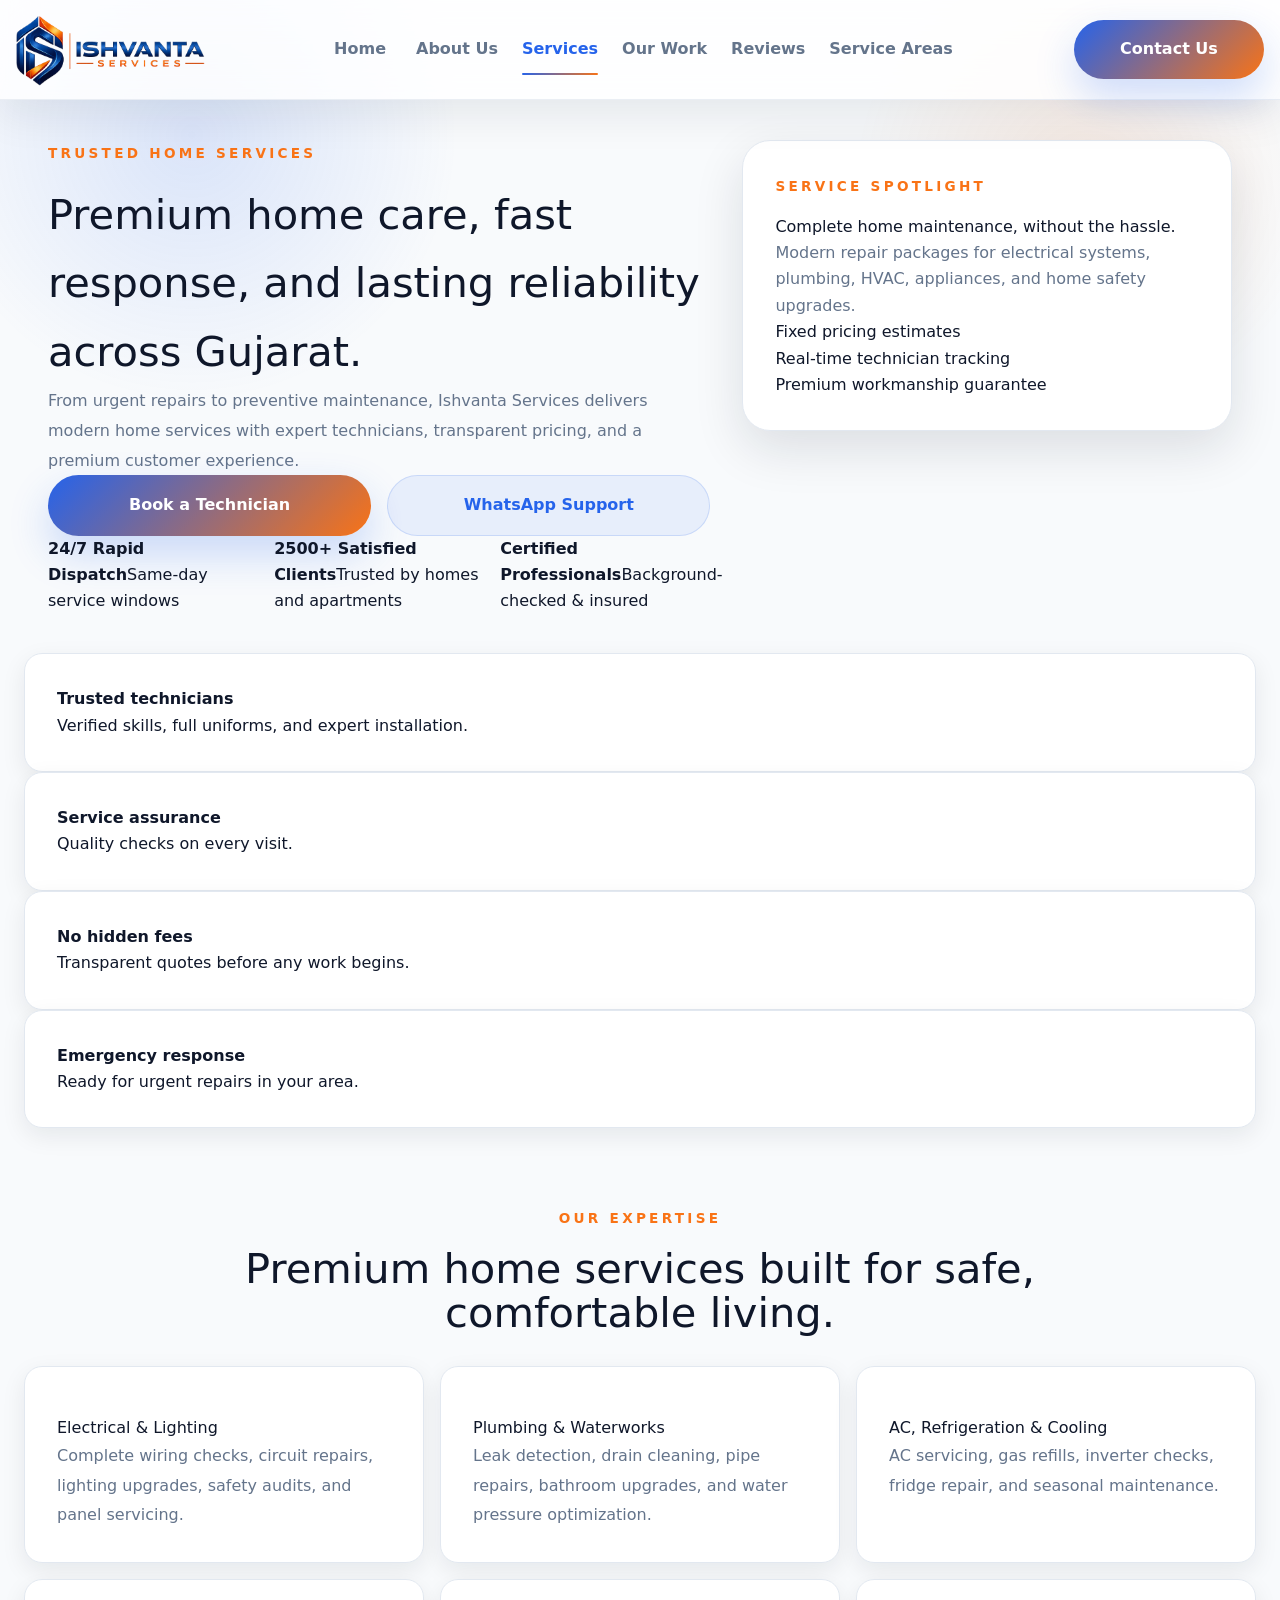
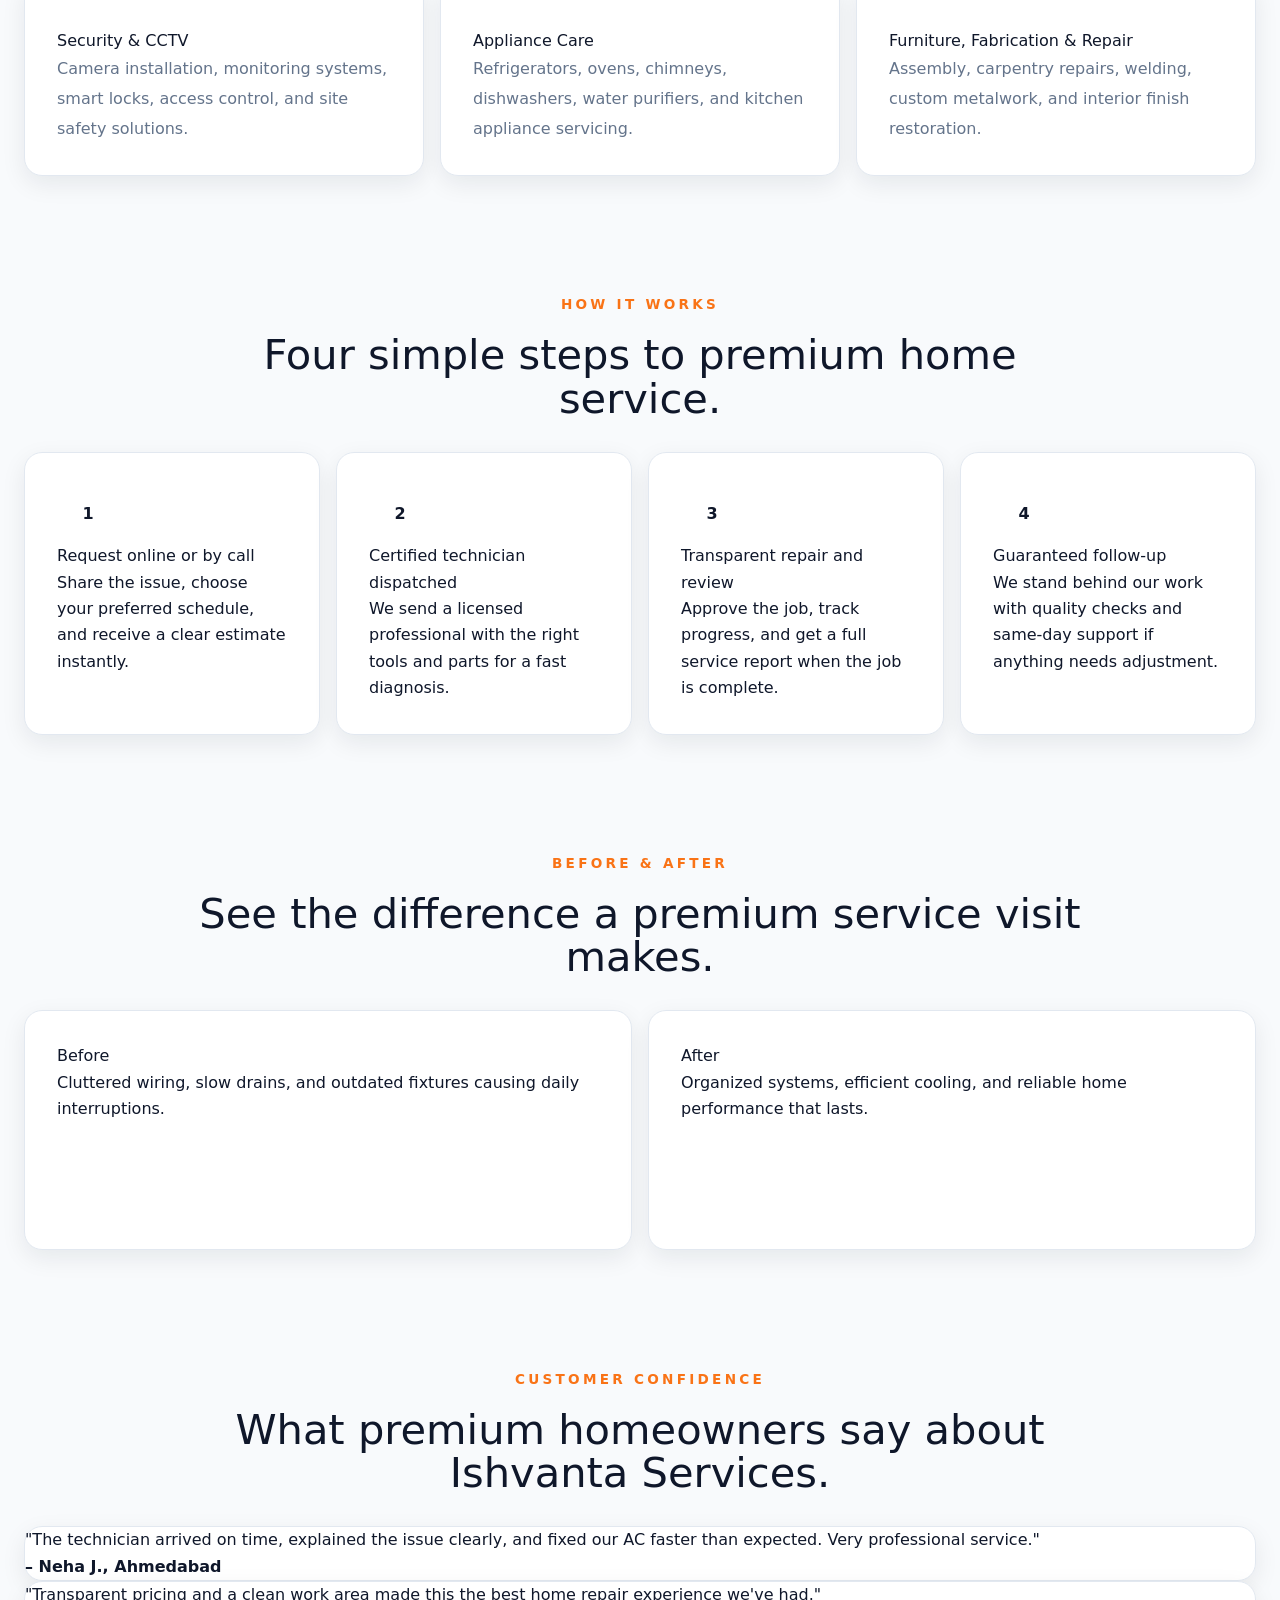
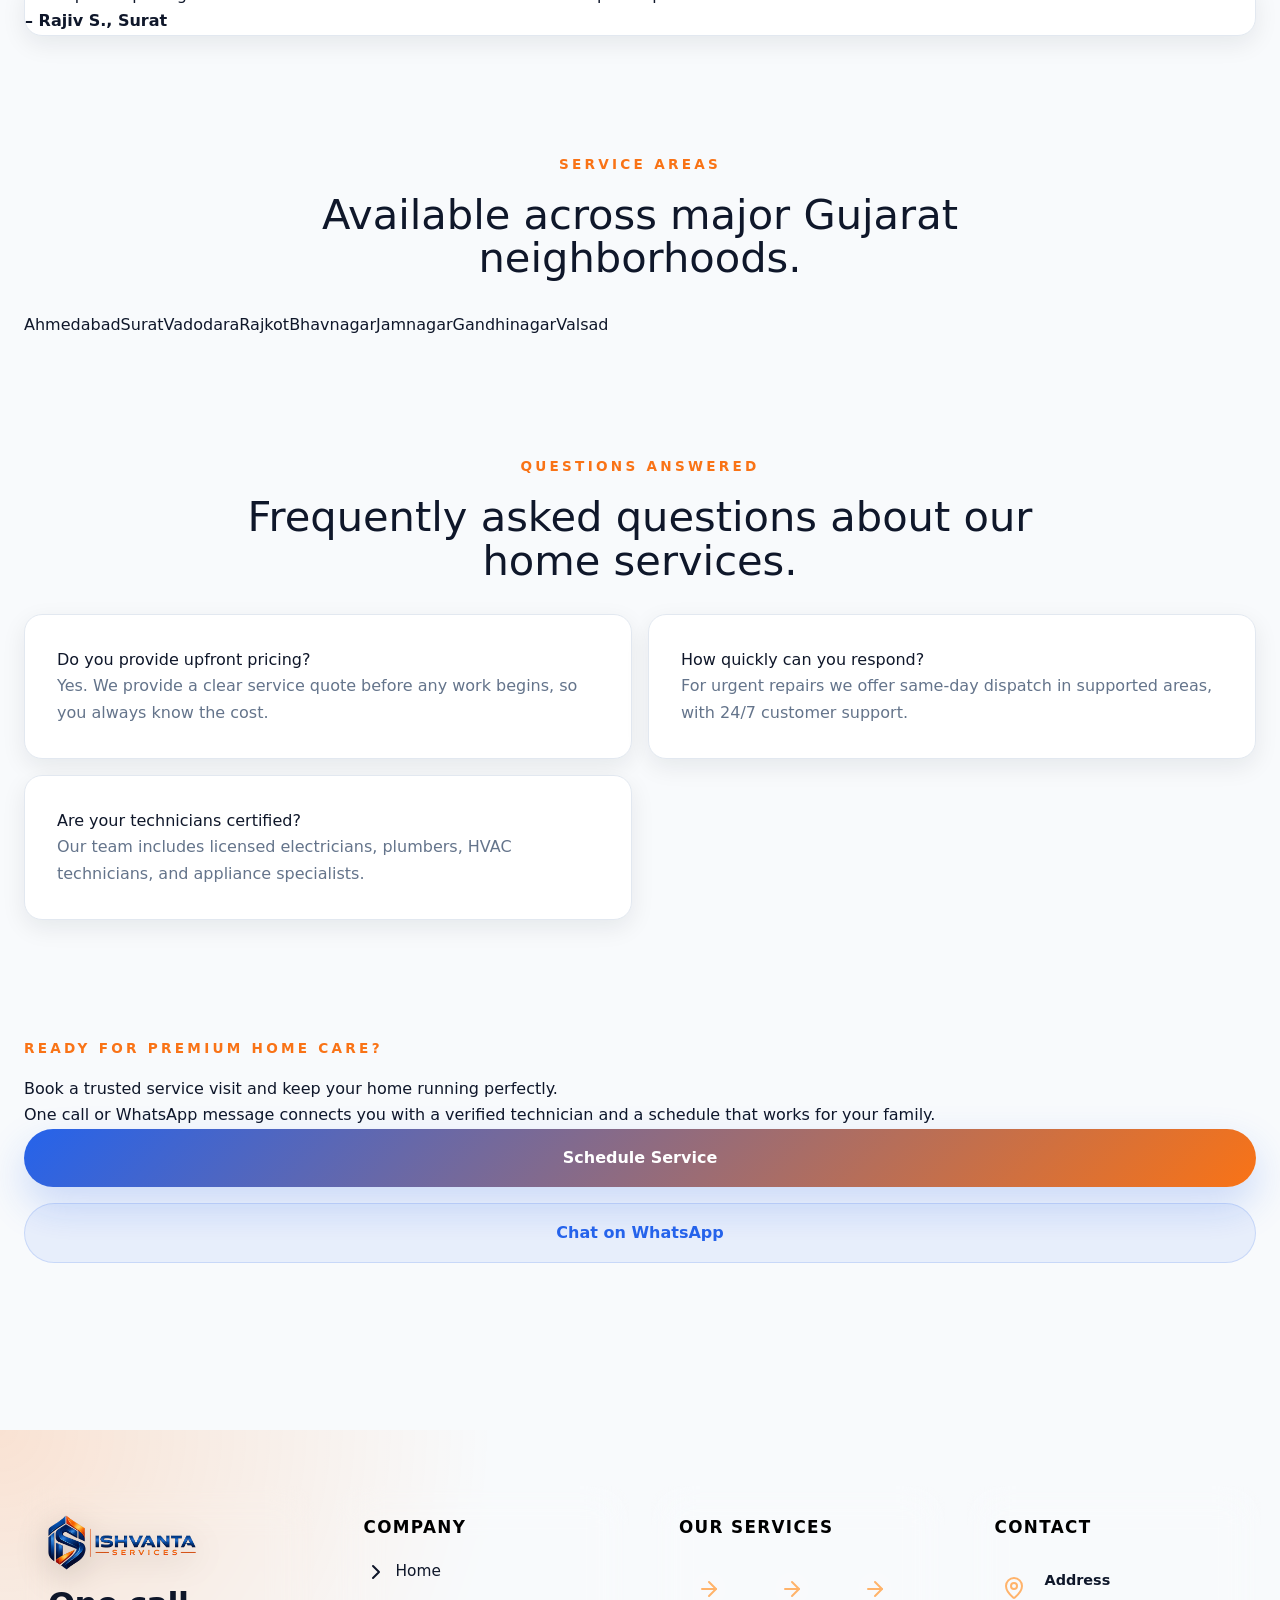
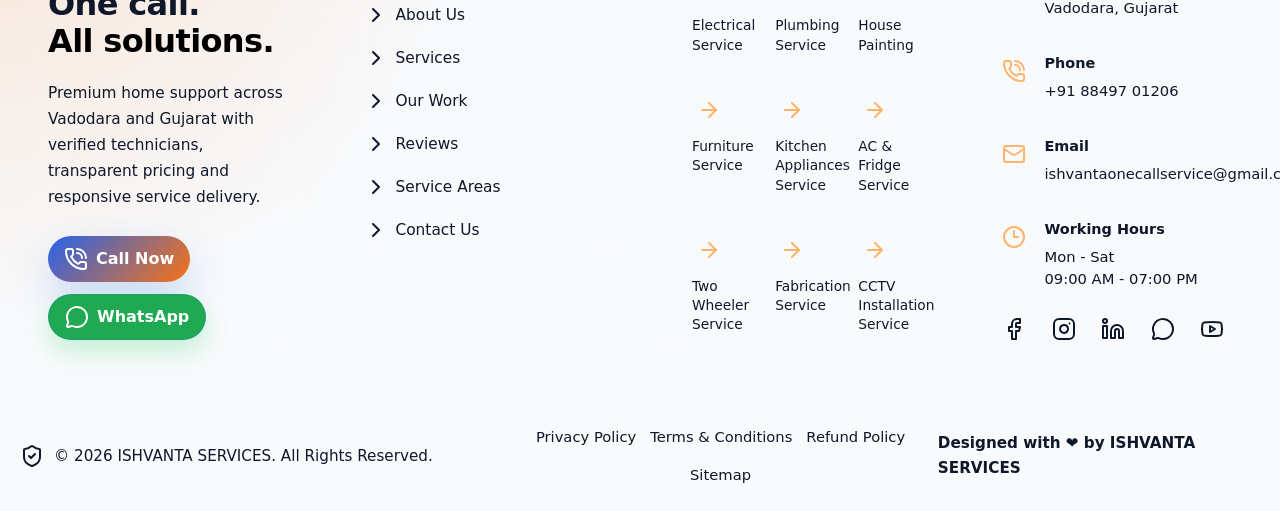
<file: services/index.html>
<!DOCTYPE html><html lang="en" data-beasties-container><head>
  <meta charset="utf-8">
  <title>Ishavanta One Call Service | Empowering Businesses Through Smart Technology</title>
  <base href="/">
  <meta name="viewport" content="width=device-width, initial-scale=1">
  <meta name="description" content="Ishavanta One Call Service delivers premium IT services, software development, UI/UX design, cloud engineering, AI automation, and SEO solutions for startups, enterprises, and global brands.">
  <meta name="keywords" content="IT Services, Software Development, UI/UX Design, Cloud Solutions, AI Automation, SEO, Web Application Development, Mobile App Development, E-commerce Development">
  <meta name="author" content="Ishavanta One Call Service">
  <meta property="og:title" content="Ishavanta One Call Service | Empowering Businesses Through Smart Technology">
  <meta property="og:description" content="Partner with a premium IT agency that builds modern websites, web applications, mobile apps, cloud platforms, and AI-powered automation for high-growth businesses.">
  <meta property="og:type" content="website">
  <meta property="og:url" content="https://www.ishavantaonecallservice.com/">
  <meta property="og:image" content="https://www.ishavantaonecallservice.com/og-image.png">
  <meta name="twitter:card" content="summary_large_image">
  <meta name="twitter:title" content="Ishavanta One Call Service | Empowering Businesses Through Smart Technology">
  <meta name="twitter:description" content="Premium IT services for modern businesses: web development, mobile apps, UI/UX, cloud, AI automation, and digital growth.">
  <meta name="twitter:image" content="https://www.ishavantaonecallservice.com/og-image.png">
  <meta name="theme-color" content="#0F172A">
  <link rel="icon" type="image/x-icon" href="favicon.ico">
  <script type="application/ld+json">
  {
    "@context": "https://schema.org",
    "@type": "Organization",
    "name": "Ishavanta Service",
    "url": "https://www.ishavantaonecallservice.com",
    "logo": "https://www.ishavantaonecallservice.com/favicon.ico",
    "sameAs": [
      "https://www.linkedin.com/company/ishavanta-one-call-service",
      "https://twitter.com/ishavanta_onecall_service",
      "https://www.facebook.com/ishavantaonecallservice"
    ],
    "contactPoint": [
      {
        "@type": "ContactPoint",
        "telephone": "+91-9876543210",
        "contactType": "customer support",
        "email": "contact@ishavantaonecallservice.com"
      }
    ],
    "description": "Ishavanta One Call Service is an enterprise-level IT services firm delivering websites, apps, cloud platforms, AI automation, SEO and custom software for startups, small businesses and global brands."
  }
  </script>
<style>@layer properties;@layer theme,base,components,utilities;@layer theme{:root{--font-sans: -apple-system, BlinkMacSystemFont, "Segoe UI", Roboto, "Helvetica Neue", "Noto Sans", Arial, sans-serif, "Apple Color Emoji", "Segoe UI Emoji", "Segoe UI Symbol", "Noto Color Emoji";--font-mono: ui-monospace, SFMono-Regular, Menlo, Monaco, Consolas, "Liberation Mono", "Courier New", monospace;--color-white: #fff;--shadow-sm: 0 1px 3px 0 rgb(0 0 0 / .1), 0 1px 2px -1px rgb(0 0 0 / .1);--shadow-md: 0 4px 6px -1px rgb(0 0 0 / .1), 0 2px 4px -2px rgb(0 0 0 / .1);--ease-out: cubic-bezier(0, 0, .2, 1);--default-transition-duration: .15s;--default-transition-timing-function: cubic-bezier(.4, 0, .2, 1);--default-font-family: var(--font-sans);--default-mono-font-family: var(--font-mono)}}@layer base{*,:after,:before{box-sizing:border-box;margin:0;padding:0;border:0 solid}html{line-height:1.5;-webkit-text-size-adjust:100%;tab-size:4;font-family:var(--default-font-family, -apple-system, BlinkMacSystemFont, "Segoe UI", Roboto, "Helvetica Neue", "Noto Sans", Arial, sans-serif, "Apple Color Emoji", "Segoe UI Emoji", "Segoe UI Symbol", "Noto Color Emoji");font-feature-settings:var(--default-font-feature-settings, normal);font-variation-settings:var(--default-font-variation-settings, normal);-webkit-tap-highlight-color:transparent}h1,h2,h3,h4{font-size:inherit;font-weight:inherit}a{color:inherit;-webkit-text-decoration:inherit;text-decoration:inherit}strong{font-weight:bolder}ul{list-style:none}img,svg{display:block;vertical-align:middle}img{max-width:100%;height:auto}button{font:inherit;font-feature-settings:inherit;font-variation-settings:inherit;letter-spacing:inherit;color:inherit;border-radius:0;background-color:transparent;opacity:1}button{appearance:button}}@layer utilities{}:root{color-scheme:light;--bg: #F8FAFC;--surface: #FFFFFF;--surface-soft: #F8FAFC;--surface-muted: rgba(248, 250, 252, .95);--text: #0F172A;--text-dark: #0F172A;--text-muted: #64748B;--border: #E2E8F0;--color-white: #FFFFFF;--color-primary: #2563EB;--color-accent: #F97316;--color-primary-dark: #1D4ED8;--shadow-sm: 0 8px 24px rgba(15, 23, 42, .08);--shadow-md: 0 18px 50px rgba(15, 23, 42, .12);--shadow-lg: 0 30px 80px rgba(15, 23, 42, .16);--shadow-hover: 0 30px 60px rgba(37, 99, 235, .14);--shadow: var(--shadow-sm);--accent: var(--color-accent);--accent-soft: rgba(249, 115, 22, .12);--accent-alt: var(--color-accent);--muted: var(--text-muted);--radius: 18px;--radius-lg: 24px;--radius-pill: 999px;--container: 1280px;--transition: .25s ease}html{scroll-behavior:smooth}*,*:before,*:after{box-sizing:border-box}body{margin:0;min-height:100vh;font-family:Inter,ui-sans-serif,system-ui,-apple-system,BlinkMacSystemFont,Segoe UI,sans-serif;color:var(--text);background:var(--bg);line-height:1.65;text-rendering:optimizeLegibility;-webkit-font-smoothing:antialiased;-moz-osx-font-smoothing:grayscale}img,svg{max-width:100%;display:block;height:auto}a{color:inherit;text-decoration:none}button{font:inherit}body:before{content:"";position:fixed;inset:0;pointer-events:none;background-image:radial-gradient(circle at 15% 15%,rgba(37,99,235,.14),transparent 20%),radial-gradient(circle at 85% 20%,rgba(249,115,22,.1),transparent 18%);z-index:-1}.page-shell{width:min(100%,var(--container));margin:0 auto;padding:0 1.5rem 4rem}.section{padding:clamp(2rem,3vw,4rem) 0}.section-header{max-width:900px;margin:0 auto 2rem;text-align:center}.section-header .eyebrow,.eyebrow{display:inline-flex;letter-spacing:.24em;text-transform:uppercase;font-size:.85rem;font-weight:700;color:var(--color-accent);margin-bottom:1rem;gap:.5rem}.section-header h2{margin:0;font-size:clamp(2.25rem,3vw,3.4rem);line-height:1.04;color:var(--text-dark)}.section-header p,.lead,.service-card p{margin:0;color:var(--text-muted);font-size:1rem;line-height:1.85}.service-card,.testimonial-card{background:var(--surface);border:1px solid var(--border);border-radius:var(--radius);box-shadow:var(--shadow-sm);transition:transform var(--transition),box-shadow var(--transition),border-color var(--transition),background-color var(--transition)}.service-card:hover,.testimonial-card:hover{transform:translateY(-6px);box-shadow:var(--shadow-md);border-color:#2563eb2e}.service-card h3,.section-header h2,.hero-copy h1,.hero-card h2{color:var(--text-dark);margin:0}.btn,.nav-cta,.step{display:inline-flex;align-items:center;justify-content:center;gap:.65rem;border:none;border-radius:var(--radius-pill);cursor:pointer;padding:1rem 1.6rem;font-weight:700;transition:transform var(--transition),box-shadow var(--transition),background var(--transition),border-color var(--transition)}.btn-primary,.nav-cta{background:linear-gradient(135deg,var(--color-primary) 0%,var(--color-accent) 100%);color:var(--color-white);box-shadow:0 18px 40px #2563eb38}.btn-secondary,.btn-whatsapp{background:#2563eb14;color:var(--color-primary);border:1px solid rgba(37,99,235,.16)}.btn:hover,.nav-cta:hover,.step:hover{transform:translateY(-2px);box-shadow:0 20px 50px #2563eb24}@media(max-width:640px){.page-shell{padding-left:1rem;padding-right:1rem}}@property --tw-rotate-x{syntax: "*"; inherits: false;}@property --tw-rotate-y{syntax: "*"; inherits: false;}@property --tw-rotate-z{syntax: "*"; inherits: false;}@property --tw-skew-x{syntax: "*"; inherits: false;}@property --tw-skew-y{syntax: "*"; inherits: false;}@property --tw-border-style{syntax: "*"; inherits: false; initial-value: solid;}@property --tw-blur{syntax: "*"; inherits: false;}@property --tw-brightness{syntax: "*"; inherits: false;}@property --tw-contrast{syntax: "*"; inherits: false;}@property --tw-grayscale{syntax: "*"; inherits: false;}@property --tw-hue-rotate{syntax: "*"; inherits: false;}@property --tw-invert{syntax: "*"; inherits: false;}@property --tw-opacity{syntax: "*"; inherits: false;}@property --tw-saturate{syntax: "*"; inherits: false;}@property --tw-sepia{syntax: "*"; inherits: false;}@property --tw-drop-shadow{syntax: "*"; inherits: false;}@property --tw-drop-shadow-color{syntax: "*"; inherits: false;}@property --tw-drop-shadow-alpha{syntax: "<percentage>"; inherits: false; initial-value: 100%;}@property --tw-drop-shadow-size{syntax: "*"; inherits: false;}@property --tw-ease{syntax: "*"; inherits: false;}@layer properties{@supports ((-webkit-hyphens: none) and (not (margin-trim: inline))) or ((-moz-orient: inline) and (not (color:rgb(from red r g b)))){*,:before,:after{--tw-rotate-x: initial;--tw-rotate-y: initial;--tw-rotate-z: initial;--tw-skew-x: initial;--tw-skew-y: initial;--tw-border-style: solid;--tw-blur: initial;--tw-brightness: initial;--tw-contrast: initial;--tw-grayscale: initial;--tw-hue-rotate: initial;--tw-invert: initial;--tw-opacity: initial;--tw-saturate: initial;--tw-sepia: initial;--tw-drop-shadow: initial;--tw-drop-shadow-color: initial;--tw-drop-shadow-alpha: 100%;--tw-drop-shadow-size: initial;--tw-ease: initial}}}
</style><link rel="stylesheet" href="styles-TUL6JSMD.css" media="print" onload="this.media='all'"><noscript><link rel="stylesheet" href="styles-TUL6JSMD.css"></noscript><style ng-app-id="ng">.site-header[_ngcontent-ng-c588981805]{position:sticky;top:0;z-index:999;width:100%;background:#ffffffd1;-webkit-backdrop-filter:blur(18px);backdrop-filter:blur(18px);border-bottom:1px solid rgba(226,232,240,.72);box-shadow:0 16px 40px #0f172a14}html[_ngcontent-ng-c588981805]{font-size:16px}body[_ngcontent-ng-c588981805]{font-size:1rem;line-height:1.6;color:#0f172a}.navbar-container[_ngcontent-ng-c588981805]{display:flex;align-items:center;justify-content:space-between;gap:1rem;width:min(100%,var(--container));margin:0 auto;padding:.85rem 1rem}.brand-section[_ngcontent-ng-c588981805]{display:inline-flex;align-items:center;gap:.85rem;text-decoration:none;color:inherit}.navbar-logo[_ngcontent-ng-c588981805]{display:block;height:72px;width:auto;max-width:100%;object-fit:contain;opacity:1;visibility:visible}@media(max-width:768px){.navbar-logo[_ngcontent-ng-c588981805]{height:52px}}.nav-menu[_ngcontent-ng-c588981805]{display:flex;gap:1.5rem;align-items:center;flex:1;justify-content:center}.nav-menu[_ngcontent-ng-c588981805]   a[_ngcontent-ng-c588981805]{font-weight:600;color:var(--text-muted);font-size:1rem;padding:.85rem 0;position:relative}.nav-menu[_ngcontent-ng-c588981805]   a[_ngcontent-ng-c588981805]:after{content:"";position:absolute;left:0;right:0;bottom:-.35rem;height:2px;border-radius:999px;background:transparent;transform:scaleX(0);transform-origin:center;transition:transform var(--transition),background var(--transition)}.nav-menu[_ngcontent-ng-c588981805]   a[_ngcontent-ng-c588981805]:hover, .nav-menu[_ngcontent-ng-c588981805]   a[_ngcontent-ng-c588981805]:focus-visible, .nav-menu[_ngcontent-ng-c588981805]   a.active[_ngcontent-ng-c588981805]{color:var(--color-primary)}.nav-menu[_ngcontent-ng-c588981805]   a[_ngcontent-ng-c588981805]:hover:after, .nav-menu[_ngcontent-ng-c588981805]   a.active[_ngcontent-ng-c588981805]:after{background:linear-gradient(135deg,var(--color-primary) 0%,var(--color-accent) 100%);transform:scaleX(1)}.header-actions[_ngcontent-ng-c588981805]{display:flex;align-items:center;gap:.75rem}.nav-cta[_ngcontent-ng-c588981805]{min-width:190px;padding:1rem 1.5rem}.hamburger-btn[_ngcontent-ng-c588981805]{display:none;border:none;background:transparent;cursor:pointer;padding:.75rem}.hamburger-icon[_ngcontent-ng-c588981805]{position:relative;width:24px;height:2px;background:var(--text-dark);display:inline-block}.hamburger-icon[_ngcontent-ng-c588981805]:before, .hamburger-icon[_ngcontent-ng-c588981805]:after{content:"";position:absolute;left:0;width:24px;height:2px;background:var(--text-dark);border-radius:999px;transition:transform var(--transition),opacity var(--transition)}.hamburger-icon[_ngcontent-ng-c588981805]:before{top:-8px}.hamburger-icon[_ngcontent-ng-c588981805]:after{top:8px}.hamburger-icon.open[_ngcontent-ng-c588981805]{background:transparent}.hamburger-icon.open[_ngcontent-ng-c588981805]:before{transform:translateY(8px) rotate(45deg)}.hamburger-icon.open[_ngcontent-ng-c588981805]:after{transform:translateY(-8px) rotate(-45deg)}.mobile-menu[_ngcontent-ng-c588981805]{position:absolute;inset:100% 0 0;background:#fffffffa;border-top:1px solid rgba(226,232,240,.72);box-shadow:0 24px 50px #0f172a14;-webkit-backdrop-filter:blur(18px);backdrop-filter:blur(18px);padding:1rem}.mobile-menu-nav[_ngcontent-ng-c588981805]{display:grid;gap:.5rem}.mobile-menu-link[_ngcontent-ng-c588981805], .mobile-menu-cta[_ngcontent-ng-c588981805]{display:block;width:100%;padding:1rem 1.25rem;border-radius:var(--radius-pill);text-decoration:none;color:var(--text-dark);font-weight:700}.mobile-menu-cta[_ngcontent-ng-c588981805]{background:linear-gradient(135deg,var(--color-primary) 0%,var(--color-accent) 100%);color:var(--color-white)}.mobile-menu-link[_ngcontent-ng-c588981805]:hover, .mobile-menu-cta[_ngcontent-ng-c588981805]:hover{background:#2563eb1a}@media(max-width:1024px){.nav-menu[_ngcontent-ng-c588981805]{gap:1rem}}@media(max-width:768px){.nav-menu[_ngcontent-ng-c588981805], .nav-cta[_ngcontent-ng-c588981805]{display:none}.hamburger-btn[_ngcontent-ng-c588981805]{display:inline-flex}}</style><style ng-app-id="ng">[_ngcontent-ng-c3793010630]:root{--footer-bg: linear-gradient(135deg, #0f172a 0%, #172554 45%, #1e293b 100%);--footer-card-bg: rgba(15, 23, 42, .78);--footer-card-border: rgba(255, 255, 255, .14);--footer-text: #f8fafc;--footer-muted: #cbd5e1;--footer-accent: #ff6b00;--footer-accent-2: #25d366;--footer-shadow: 0 20px 45px rgba(2, 8, 23, .35)}*[_ngcontent-ng-c3793010630]{box-sizing:border-box}.footer-shell[_ngcontent-ng-c3793010630]{background:var(--footer-bg);color:var(--footer-text);padding:56px 20px 24px;position:relative;overflow:hidden}.footer-shell[_ngcontent-ng-c3793010630]:before{content:"";position:absolute;inset:0;background:radial-gradient(circle at top left,rgba(255,107,0,.16),transparent 34%);pointer-events:none}.footer-container[_ngcontent-ng-c3793010630]{max-width:1280px;margin:0 auto;position:relative;z-index:1}.footer-grid[_ngcontent-ng-c3793010630]{display:grid;grid-template-columns:repeat(4,minmax(0,1fr));gap:22px;align-items:start}.footer-card[_ngcontent-ng-c3793010630]{background:var(--footer-card-bg);border:1px solid var(--footer-card-border);border-radius:22px;padding:28px;box-shadow:var(--footer-shadow);backdrop-filter:blur(20px);-webkit-backdrop-filter:blur(20px);transition:transform .22s ease,border-color .22s ease,box-shadow .22s ease}.footer-card[_ngcontent-ng-c3793010630]:hover{transform:translateY(-4px);border-color:#ff6b0059;box-shadow:0 24px 50px #02081773}.footer-brand[_ngcontent-ng-c3793010630]{display:flex;flex-direction:column;gap:20px;min-height:100%}.brand-block[_ngcontent-ng-c3793010630]{display:flex;flex-direction:column;gap:16px}.brand-logo[_ngcontent-ng-c3793010630]{width:150px;height:auto;display:block;filter:drop-shadow(0 8px 16px rgba(0,0,0,.2))}.eyebrow[_ngcontent-ng-c3793010630]{margin:0 0 6px;font-size:.78rem;font-weight:700;letter-spacing:.24em;text-transform:uppercase;color:#f59e0b}.brand-title[_ngcontent-ng-c3793010630]{margin:0;font-size:2rem;line-height:1.15;font-weight:700;letter-spacing:-.02em}.brand-title[_ngcontent-ng-c3793010630]   span[_ngcontent-ng-c3793010630]{display:block;color:#f8fafc}.brand-description[_ngcontent-ng-c3793010630]{margin:0;color:var(--footer-muted);line-height:1.7;font-size:.96rem}.brand-actions[_ngcontent-ng-c3793010630]{display:flex;flex-wrap:wrap;gap:12px;margin-top:6px}.btn[_ngcontent-ng-c3793010630]{display:inline-flex;align-items:center;justify-content:center;gap:8px;min-height:46px;padding:0 16px;border-radius:999px;text-decoration:none;font-weight:600;transition:transform .22s ease,box-shadow .22s ease,background-color .22s ease}.btn[_ngcontent-ng-c3793010630]:hover{transform:translateY(-2px)}.btn-whatsapp[_ngcontent-ng-c3793010630]{background:#1ea952;color:#fff;box-shadow:0 12px 24px #25d3663d}.footer-heading[_ngcontent-ng-c3793010630]{margin:0 0 18px;font-size:1.05rem;font-weight:700;letter-spacing:.08em;text-transform:uppercase;color:#000}.footer-links[_ngcontent-ng-c3793010630]{list-style:none;padding:0;margin:0;display:flex;flex-direction:column;gap:10px}.footer-link[_ngcontent-ng-c3793010630]{display:inline-flex;align-items:center;gap:8px;color:var(--footer-text);text-decoration:none;font-size:.96rem;transition:color .22s ease,transform .22s ease}.footer-link[_ngcontent-ng-c3793010630]:hover{color:var(--footer-accent);transform:translate(3px)}.service-grid[_ngcontent-ng-c3793010630]{display:grid;grid-template-columns:repeat(3,minmax(0,1fr));gap:12px}.service-item[_ngcontent-ng-c3793010630]{display:flex;flex-direction:column;align-items:flex-start;gap:10px;padding:12px;border-radius:14px;background:#ffffff0d;color:var(--footer-text);text-decoration:none;border:1px solid rgba(255,255,255,.06);transition:transform .22s ease,background-color .22s ease,border-color .22s ease}.service-item[_ngcontent-ng-c3793010630]:hover{transform:translateY(-2px);background:#ff6b0024;border-color:#ff6b0047}.service-icon[_ngcontent-ng-c3793010630]{width:34px;height:34px;display:grid;place-items:center;border-radius:50%;background:#ffffff17;color:#ffb36b}.service-item[_ngcontent-ng-c3793010630]   span[_ngcontent-ng-c3793010630]{font-size:.86rem;line-height:1.4}.contact-list[_ngcontent-ng-c3793010630]{display:grid;gap:12px}.contact-item[_ngcontent-ng-c3793010630]{display:flex;gap:12px;align-items:flex-start;text-decoration:none;color:var(--footer-text);padding:10px 0;border-bottom:1px solid rgba(255,255,255,.08);transition:color .22s ease}.contact-item[_ngcontent-ng-c3793010630]:last-child{border-bottom:0;padding-bottom:0}.contact-item[_ngcontent-ng-c3793010630]:hover{color:#ffd2aa}.contact-icon[_ngcontent-ng-c3793010630]{width:38px;height:38px;display:grid;place-items:center;border-radius:50%;background:#ffffff17;color:#ffb36b;flex-shrink:0}.contact-item[_ngcontent-ng-c3793010630]   h4[_ngcontent-ng-c3793010630]{margin:0 0 4px;font-size:.9rem;font-weight:700}.contact-item[_ngcontent-ng-c3793010630]   p[_ngcontent-ng-c3793010630]{margin:0;color:var(--footer-muted);font-size:.92rem;line-height:1.5}.social-links[_ngcontent-ng-c3793010630]{display:flex;gap:10px;margin-top:18px}.social-link[_ngcontent-ng-c3793010630]{width:42px;height:42px;display:grid;place-items:center;border-radius:50%;background:#ffffff14;color:var(--footer-text);text-decoration:none;transition:transform .22s ease,background-color .22s ease,color .22s ease}.social-link[_ngcontent-ng-c3793010630]:hover{transform:translateY(-2px);background:#ff6b0029;color:#ffb36b}.footer-bottom[_ngcontent-ng-c3793010630]{margin-top:24px;padding:22px 0 0;border-top:1px solid rgba(255,255,255,.12);display:grid;grid-template-columns:1.2fr 1fr .8fr;gap:16px;align-items:center}.footer-bottom-left[_ngcontent-ng-c3793010630], .footer-bottom-center[_ngcontent-ng-c3793010630], .footer-bottom-right[_ngcontent-ng-c3793010630]{display:flex;align-items:center;flex-wrap:wrap;gap:10px}.footer-bottom-left[_ngcontent-ng-c3793010630]{color:var(--footer-muted);font-size:.95rem}.footer-bottom-center[_ngcontent-ng-c3793010630]{justify-content:center;gap:14px}.footer-bottom-center[_ngcontent-ng-c3793010630]   a[_ngcontent-ng-c3793010630]{color:var(--footer-text);text-decoration:none;font-size:.92rem;transition:color .22s ease}.footer-bottom-center[_ngcontent-ng-c3793010630]   a[_ngcontent-ng-c3793010630]:hover{color:var(--footer-accent)}.footer-bottom-right[_ngcontent-ng-c3793010630]{justify-content:flex-end;color:var(--footer-muted);font-size:.95rem;font-weight:600}@media(max-width:1100px){.footer-grid[_ngcontent-ng-c3793010630]{grid-template-columns:repeat(2,minmax(0,1fr))}.footer-bottom[_ngcontent-ng-c3793010630]{grid-template-columns:1fr;text-align:center}.footer-bottom-left[_ngcontent-ng-c3793010630], .footer-bottom-center[_ngcontent-ng-c3793010630], .footer-bottom-right[_ngcontent-ng-c3793010630]{justify-content:center}}@media(max-width:700px){.footer-shell[_ngcontent-ng-c3793010630]{padding:36px 16px 20px}.footer-grid[_ngcontent-ng-c3793010630]{grid-template-columns:1fr}.footer-card[_ngcontent-ng-c3793010630]{padding:24px}.service-grid[_ngcontent-ng-c3793010630]{grid-template-columns:1fr}.brand-actions[_ngcontent-ng-c3793010630]{flex-direction:column}.btn[_ngcontent-ng-c3793010630]{width:100%}.footer-bottom-center[_ngcontent-ng-c3793010630]{gap:8px 12px}}</style><style ng-app-id="ng">.mat-mdc-button-base {
  text-decoration: none;
}
.mat-mdc-button-base .mat-icon {
  min-height: fit-content;
  flex-shrink: 0;
}
@media (hover: none) {
  .mat-mdc-button-base:hover > span.mat-mdc-button-persistent-ripple::before {
    opacity: 0;
  }
}

.mdc-button {
  -webkit-user-select: none;
  user-select: none;
  position: relative;
  display: inline-flex;
  align-items: center;
  justify-content: center;
  box-sizing: border-box;
  min-width: 64px;
  border: none;
  outline: none;
  line-height: inherit;
  -webkit-appearance: none;
  overflow: visible;
  vertical-align: middle;
  background: transparent;
  padding: 0 8px;
}
.mdc-button::-moz-focus-inner {
  padding: 0;
  border: 0;
}
.mdc-button:active {
  outline: none;
}
.mdc-button:hover {
  cursor: pointer;
}
.mdc-button:disabled {
  cursor: default;
  pointer-events: none;
}
.mdc-button[hidden] {
  display: none;
}
.mdc-button .mdc-button__label {
  position: relative;
}

.mat-mdc-button {
  padding: 0 var(--mat-button-text-horizontal-padding, 12px);
  height: var(--mat-button-text-container-height, 40px);
  font-family: var(--mat-button-text-label-text-font, var(--mat-sys-label-large-font));
  font-size: var(--mat-button-text-label-text-size, var(--mat-sys-label-large-size));
  letter-spacing: var(--mat-button-text-label-text-tracking, var(--mat-sys-label-large-tracking));
  text-transform: var(--mat-button-text-label-text-transform);
  font-weight: var(--mat-button-text-label-text-weight, var(--mat-sys-label-large-weight));
}
.mat-mdc-button, .mat-mdc-button .mdc-button__ripple {
  border-radius: var(--mat-button-text-container-shape, var(--mat-sys-corner-full));
}
.mat-mdc-button:not(:disabled) {
  color: var(--mat-button-text-label-text-color, var(--mat-sys-primary));
}
.mat-mdc-button[disabled], .mat-mdc-button.mat-mdc-button-disabled {
  cursor: default;
  pointer-events: none;
  color: var(--mat-button-text-disabled-label-text-color, color-mix(in srgb, var(--mat-sys-on-surface) 38%, transparent));
}
.mat-mdc-button.mat-mdc-button-disabled-interactive {
  pointer-events: auto;
}
.mat-mdc-button:has(.material-icons, mat-icon, [matButtonIcon]) {
  padding: 0 var(--mat-button-text-with-icon-horizontal-padding, 16px);
}
.mat-mdc-button > .mat-icon {
  margin-right: var(--mat-button-text-icon-spacing, 8px);
  margin-left: var(--mat-button-text-icon-offset, -4px);
}
[dir=rtl] .mat-mdc-button > .mat-icon {
  margin-right: var(--mat-button-text-icon-offset, -4px);
  margin-left: var(--mat-button-text-icon-spacing, 8px);
}
.mat-mdc-button .mdc-button__label + .mat-icon {
  margin-right: var(--mat-button-text-icon-offset, -4px);
  margin-left: var(--mat-button-text-icon-spacing, 8px);
}
[dir=rtl] .mat-mdc-button .mdc-button__label + .mat-icon {
  margin-right: var(--mat-button-text-icon-spacing, 8px);
  margin-left: var(--mat-button-text-icon-offset, -4px);
}
.mat-mdc-button .mat-ripple-element {
  background-color: var(--mat-button-text-ripple-color, color-mix(in srgb, var(--mat-sys-primary) calc(var(--mat-sys-pressed-state-layer-opacity) * 100%), transparent));
}
.mat-mdc-button .mat-mdc-button-persistent-ripple::before {
  background-color: var(--mat-button-text-state-layer-color, var(--mat-sys-primary));
}
.mat-mdc-button.mat-mdc-button-disabled .mat-mdc-button-persistent-ripple::before {
  background-color: var(--mat-button-text-disabled-state-layer-color, var(--mat-sys-on-surface-variant));
}
.mat-mdc-button:hover > .mat-mdc-button-persistent-ripple::before {
  opacity: var(--mat-button-text-hover-state-layer-opacity, var(--mat-sys-hover-state-layer-opacity));
}
.mat-mdc-button.cdk-program-focused > .mat-mdc-button-persistent-ripple::before, .mat-mdc-button.cdk-keyboard-focused > .mat-mdc-button-persistent-ripple::before, .mat-mdc-button.mat-mdc-button-disabled-interactive:focus > .mat-mdc-button-persistent-ripple::before {
  opacity: var(--mat-button-text-focus-state-layer-opacity, var(--mat-sys-focus-state-layer-opacity));
}
.mat-mdc-button:active > .mat-mdc-button-persistent-ripple::before {
  opacity: var(--mat-button-text-pressed-state-layer-opacity, var(--mat-sys-pressed-state-layer-opacity));
}
.mat-mdc-button .mat-mdc-button-touch-target {
  position: absolute;
  top: 50%;
  height: var(--mat-button-text-touch-target-size, 48px);
  display: var(--mat-button-text-touch-target-display, block);
  left: 0;
  right: 0;
  transform: translateY(-50%);
}

.mat-mdc-unelevated-button {
  transition: box-shadow 280ms cubic-bezier(0.4, 0, 0.2, 1);
  height: var(--mat-button-filled-container-height, 40px);
  font-family: var(--mat-button-filled-label-text-font, var(--mat-sys-label-large-font));
  font-size: var(--mat-button-filled-label-text-size, var(--mat-sys-label-large-size));
  letter-spacing: var(--mat-button-filled-label-text-tracking, var(--mat-sys-label-large-tracking));
  text-transform: var(--mat-button-filled-label-text-transform);
  font-weight: var(--mat-button-filled-label-text-weight, var(--mat-sys-label-large-weight));
  padding: 0 var(--mat-button-filled-horizontal-padding, 24px);
}
.mat-mdc-unelevated-button > .mat-icon {
  margin-right: var(--mat-button-filled-icon-spacing, 8px);
  margin-left: var(--mat-button-filled-icon-offset, -8px);
}
[dir=rtl] .mat-mdc-unelevated-button > .mat-icon {
  margin-right: var(--mat-button-filled-icon-offset, -8px);
  margin-left: var(--mat-button-filled-icon-spacing, 8px);
}
.mat-mdc-unelevated-button .mdc-button__label + .mat-icon {
  margin-right: var(--mat-button-filled-icon-offset, -8px);
  margin-left: var(--mat-button-filled-icon-spacing, 8px);
}
[dir=rtl] .mat-mdc-unelevated-button .mdc-button__label + .mat-icon {
  margin-right: var(--mat-button-filled-icon-spacing, 8px);
  margin-left: var(--mat-button-filled-icon-offset, -8px);
}
.mat-mdc-unelevated-button .mat-ripple-element {
  background-color: var(--mat-button-filled-ripple-color, color-mix(in srgb, var(--mat-sys-on-primary) calc(var(--mat-sys-pressed-state-layer-opacity) * 100%), transparent));
}
.mat-mdc-unelevated-button .mat-mdc-button-persistent-ripple::before {
  background-color: var(--mat-button-filled-state-layer-color, var(--mat-sys-on-primary));
}
.mat-mdc-unelevated-button.mat-mdc-button-disabled .mat-mdc-button-persistent-ripple::before {
  background-color: var(--mat-button-filled-disabled-state-layer-color, var(--mat-sys-on-surface-variant));
}
.mat-mdc-unelevated-button:hover > .mat-mdc-button-persistent-ripple::before {
  opacity: var(--mat-button-filled-hover-state-layer-opacity, var(--mat-sys-hover-state-layer-opacity));
}
.mat-mdc-unelevated-button.cdk-program-focused > .mat-mdc-button-persistent-ripple::before, .mat-mdc-unelevated-button.cdk-keyboard-focused > .mat-mdc-button-persistent-ripple::before, .mat-mdc-unelevated-button.mat-mdc-button-disabled-interactive:focus > .mat-mdc-button-persistent-ripple::before {
  opacity: var(--mat-button-filled-focus-state-layer-opacity, var(--mat-sys-focus-state-layer-opacity));
}
.mat-mdc-unelevated-button:active > .mat-mdc-button-persistent-ripple::before {
  opacity: var(--mat-button-filled-pressed-state-layer-opacity, var(--mat-sys-pressed-state-layer-opacity));
}
.mat-mdc-unelevated-button .mat-mdc-button-touch-target {
  position: absolute;
  top: 50%;
  height: var(--mat-button-filled-touch-target-size, 48px);
  display: var(--mat-button-filled-touch-target-display, block);
  left: 0;
  right: 0;
  transform: translateY(-50%);
}
.mat-mdc-unelevated-button:not(:disabled) {
  color: var(--mat-button-filled-label-text-color, var(--mat-sys-on-primary));
  background-color: var(--mat-button-filled-container-color, var(--mat-sys-primary));
}
.mat-mdc-unelevated-button, .mat-mdc-unelevated-button .mdc-button__ripple {
  border-radius: var(--mat-button-filled-container-shape, var(--mat-sys-corner-full));
}
.mat-mdc-unelevated-button[disabled], .mat-mdc-unelevated-button.mat-mdc-button-disabled {
  cursor: default;
  pointer-events: none;
  color: var(--mat-button-filled-disabled-label-text-color, color-mix(in srgb, var(--mat-sys-on-surface) 38%, transparent));
  background-color: var(--mat-button-filled-disabled-container-color, color-mix(in srgb, var(--mat-sys-on-surface) 12%, transparent));
}
.mat-mdc-unelevated-button.mat-mdc-button-disabled-interactive {
  pointer-events: auto;
}

.mat-mdc-raised-button {
  transition: box-shadow 280ms cubic-bezier(0.4, 0, 0.2, 1);
  box-shadow: var(--mat-button-protected-container-elevation-shadow, var(--mat-sys-level1));
  height: var(--mat-button-protected-container-height, 40px);
  font-family: var(--mat-button-protected-label-text-font, var(--mat-sys-label-large-font));
  font-size: var(--mat-button-protected-label-text-size, var(--mat-sys-label-large-size));
  letter-spacing: var(--mat-button-protected-label-text-tracking, var(--mat-sys-label-large-tracking));
  text-transform: var(--mat-button-protected-label-text-transform);
  font-weight: var(--mat-button-protected-label-text-weight, var(--mat-sys-label-large-weight));
  padding: 0 var(--mat-button-protected-horizontal-padding, 24px);
}
.mat-mdc-raised-button > .mat-icon {
  margin-right: var(--mat-button-protected-icon-spacing, 8px);
  margin-left: var(--mat-button-protected-icon-offset, -8px);
}
[dir=rtl] .mat-mdc-raised-button > .mat-icon {
  margin-right: var(--mat-button-protected-icon-offset, -8px);
  margin-left: var(--mat-button-protected-icon-spacing, 8px);
}
.mat-mdc-raised-button .mdc-button__label + .mat-icon {
  margin-right: var(--mat-button-protected-icon-offset, -8px);
  margin-left: var(--mat-button-protected-icon-spacing, 8px);
}
[dir=rtl] .mat-mdc-raised-button .mdc-button__label + .mat-icon {
  margin-right: var(--mat-button-protected-icon-spacing, 8px);
  margin-left: var(--mat-button-protected-icon-offset, -8px);
}
.mat-mdc-raised-button .mat-ripple-element {
  background-color: var(--mat-button-protected-ripple-color, color-mix(in srgb, var(--mat-sys-primary) calc(var(--mat-sys-pressed-state-layer-opacity) * 100%), transparent));
}
.mat-mdc-raised-button .mat-mdc-button-persistent-ripple::before {
  background-color: var(--mat-button-protected-state-layer-color, var(--mat-sys-primary));
}
.mat-mdc-raised-button.mat-mdc-button-disabled .mat-mdc-button-persistent-ripple::before {
  background-color: var(--mat-button-protected-disabled-state-layer-color, var(--mat-sys-on-surface-variant));
}
.mat-mdc-raised-button:hover > .mat-mdc-button-persistent-ripple::before {
  opacity: var(--mat-button-protected-hover-state-layer-opacity, var(--mat-sys-hover-state-layer-opacity));
}
.mat-mdc-raised-button.cdk-program-focused > .mat-mdc-button-persistent-ripple::before, .mat-mdc-raised-button.cdk-keyboard-focused > .mat-mdc-button-persistent-ripple::before, .mat-mdc-raised-button.mat-mdc-button-disabled-interactive:focus > .mat-mdc-button-persistent-ripple::before {
  opacity: var(--mat-button-protected-focus-state-layer-opacity, var(--mat-sys-focus-state-layer-opacity));
}
.mat-mdc-raised-button:active > .mat-mdc-button-persistent-ripple::before {
  opacity: var(--mat-button-protected-pressed-state-layer-opacity, var(--mat-sys-pressed-state-layer-opacity));
}
.mat-mdc-raised-button .mat-mdc-button-touch-target {
  position: absolute;
  top: 50%;
  height: var(--mat-button-protected-touch-target-size, 48px);
  display: var(--mat-button-protected-touch-target-display, block);
  left: 0;
  right: 0;
  transform: translateY(-50%);
}
.mat-mdc-raised-button:not(:disabled) {
  color: var(--mat-button-protected-label-text-color, var(--mat-sys-primary));
  background-color: var(--mat-button-protected-container-color, var(--mat-sys-surface));
}
.mat-mdc-raised-button, .mat-mdc-raised-button .mdc-button__ripple {
  border-radius: var(--mat-button-protected-container-shape, var(--mat-sys-corner-full));
}
@media (hover: hover) {
  .mat-mdc-raised-button:hover {
    box-shadow: var(--mat-button-protected-hover-container-elevation-shadow, var(--mat-sys-level2));
  }
}
.mat-mdc-raised-button:focus {
  box-shadow: var(--mat-button-protected-focus-container-elevation-shadow, var(--mat-sys-level1));
}
.mat-mdc-raised-button:active, .mat-mdc-raised-button:focus:active {
  box-shadow: var(--mat-button-protected-pressed-container-elevation-shadow, var(--mat-sys-level1));
}
.mat-mdc-raised-button[disabled], .mat-mdc-raised-button.mat-mdc-button-disabled {
  cursor: default;
  pointer-events: none;
  color: var(--mat-button-protected-disabled-label-text-color, color-mix(in srgb, var(--mat-sys-on-surface) 38%, transparent));
  background-color: var(--mat-button-protected-disabled-container-color, color-mix(in srgb, var(--mat-sys-on-surface) 12%, transparent));
}
.mat-mdc-raised-button[disabled].mat-mdc-button-disabled, .mat-mdc-raised-button.mat-mdc-button-disabled.mat-mdc-button-disabled {
  box-shadow: var(--mat-button-protected-disabled-container-elevation-shadow, var(--mat-sys-level0));
}
.mat-mdc-raised-button.mat-mdc-button-disabled-interactive {
  pointer-events: auto;
}

.mat-mdc-outlined-button {
  border-style: solid;
  transition: border 280ms cubic-bezier(0.4, 0, 0.2, 1);
  height: var(--mat-button-outlined-container-height, 40px);
  font-family: var(--mat-button-outlined-label-text-font, var(--mat-sys-label-large-font));
  font-size: var(--mat-button-outlined-label-text-size, var(--mat-sys-label-large-size));
  letter-spacing: var(--mat-button-outlined-label-text-tracking, var(--mat-sys-label-large-tracking));
  text-transform: var(--mat-button-outlined-label-text-transform);
  font-weight: var(--mat-button-outlined-label-text-weight, var(--mat-sys-label-large-weight));
  border-radius: var(--mat-button-outlined-container-shape, var(--mat-sys-corner-full));
  border-width: var(--mat-button-outlined-outline-width, 1px);
  padding: 0 var(--mat-button-outlined-horizontal-padding, 24px);
}
.mat-mdc-outlined-button > .mat-icon {
  margin-right: var(--mat-button-outlined-icon-spacing, 8px);
  margin-left: var(--mat-button-outlined-icon-offset, -8px);
}
[dir=rtl] .mat-mdc-outlined-button > .mat-icon {
  margin-right: var(--mat-button-outlined-icon-offset, -8px);
  margin-left: var(--mat-button-outlined-icon-spacing, 8px);
}
.mat-mdc-outlined-button .mdc-button__label + .mat-icon {
  margin-right: var(--mat-button-outlined-icon-offset, -8px);
  margin-left: var(--mat-button-outlined-icon-spacing, 8px);
}
[dir=rtl] .mat-mdc-outlined-button .mdc-button__label + .mat-icon {
  margin-right: var(--mat-button-outlined-icon-spacing, 8px);
  margin-left: var(--mat-button-outlined-icon-offset, -8px);
}
.mat-mdc-outlined-button .mat-ripple-element {
  background-color: var(--mat-button-outlined-ripple-color, color-mix(in srgb, var(--mat-sys-primary) calc(var(--mat-sys-pressed-state-layer-opacity) * 100%), transparent));
}
.mat-mdc-outlined-button .mat-mdc-button-persistent-ripple::before {
  background-color: var(--mat-button-outlined-state-layer-color, var(--mat-sys-primary));
}
.mat-mdc-outlined-button.mat-mdc-button-disabled .mat-mdc-button-persistent-ripple::before {
  background-color: var(--mat-button-outlined-disabled-state-layer-color, var(--mat-sys-on-surface-variant));
}
.mat-mdc-outlined-button:hover > .mat-mdc-button-persistent-ripple::before {
  opacity: var(--mat-button-outlined-hover-state-layer-opacity, var(--mat-sys-hover-state-layer-opacity));
}
.mat-mdc-outlined-button.cdk-program-focused > .mat-mdc-button-persistent-ripple::before, .mat-mdc-outlined-button.cdk-keyboard-focused > .mat-mdc-button-persistent-ripple::before, .mat-mdc-outlined-button.mat-mdc-button-disabled-interactive:focus > .mat-mdc-button-persistent-ripple::before {
  opacity: var(--mat-button-outlined-focus-state-layer-opacity, var(--mat-sys-focus-state-layer-opacity));
}
.mat-mdc-outlined-button:active > .mat-mdc-button-persistent-ripple::before {
  opacity: var(--mat-button-outlined-pressed-state-layer-opacity, var(--mat-sys-pressed-state-layer-opacity));
}
.mat-mdc-outlined-button .mat-mdc-button-touch-target {
  position: absolute;
  top: 50%;
  height: var(--mat-button-outlined-touch-target-size, 48px);
  display: var(--mat-button-outlined-touch-target-display, block);
  left: 0;
  right: 0;
  transform: translateY(-50%);
}
.mat-mdc-outlined-button:not(:disabled) {
  color: var(--mat-button-outlined-label-text-color, var(--mat-sys-primary));
  border-color: var(--mat-button-outlined-outline-color, var(--mat-sys-outline));
}
.mat-mdc-outlined-button[disabled], .mat-mdc-outlined-button.mat-mdc-button-disabled {
  cursor: default;
  pointer-events: none;
  color: var(--mat-button-outlined-disabled-label-text-color, color-mix(in srgb, var(--mat-sys-on-surface) 38%, transparent));
  border-color: var(--mat-button-outlined-disabled-outline-color, color-mix(in srgb, var(--mat-sys-on-surface) 12%, transparent));
}
.mat-mdc-outlined-button.mat-mdc-button-disabled-interactive {
  pointer-events: auto;
}

.mat-tonal-button {
  transition: box-shadow 280ms cubic-bezier(0.4, 0, 0.2, 1);
  height: var(--mat-button-tonal-container-height, 40px);
  font-family: var(--mat-button-tonal-label-text-font, var(--mat-sys-label-large-font));
  font-size: var(--mat-button-tonal-label-text-size, var(--mat-sys-label-large-size));
  letter-spacing: var(--mat-button-tonal-label-text-tracking, var(--mat-sys-label-large-tracking));
  text-transform: var(--mat-button-tonal-label-text-transform);
  font-weight: var(--mat-button-tonal-label-text-weight, var(--mat-sys-label-large-weight));
  padding: 0 var(--mat-button-tonal-horizontal-padding, 24px);
}
.mat-tonal-button:not(:disabled) {
  color: var(--mat-button-tonal-label-text-color, var(--mat-sys-on-secondary-container));
  background-color: var(--mat-button-tonal-container-color, var(--mat-sys-secondary-container));
}
.mat-tonal-button, .mat-tonal-button .mdc-button__ripple {
  border-radius: var(--mat-button-tonal-container-shape, var(--mat-sys-corner-full));
}
.mat-tonal-button[disabled], .mat-tonal-button.mat-mdc-button-disabled {
  cursor: default;
  pointer-events: none;
  color: var(--mat-button-tonal-disabled-label-text-color, color-mix(in srgb, var(--mat-sys-on-surface) 38%, transparent));
  background-color: var(--mat-button-tonal-disabled-container-color, color-mix(in srgb, var(--mat-sys-on-surface) 12%, transparent));
}
.mat-tonal-button.mat-mdc-button-disabled-interactive {
  pointer-events: auto;
}
.mat-tonal-button > .mat-icon {
  margin-right: var(--mat-button-tonal-icon-spacing, 8px);
  margin-left: var(--mat-button-tonal-icon-offset, -8px);
}
[dir=rtl] .mat-tonal-button > .mat-icon {
  margin-right: var(--mat-button-tonal-icon-offset, -8px);
  margin-left: var(--mat-button-tonal-icon-spacing, 8px);
}
.mat-tonal-button .mdc-button__label + .mat-icon {
  margin-right: var(--mat-button-tonal-icon-offset, -8px);
  margin-left: var(--mat-button-tonal-icon-spacing, 8px);
}
[dir=rtl] .mat-tonal-button .mdc-button__label + .mat-icon {
  margin-right: var(--mat-button-tonal-icon-spacing, 8px);
  margin-left: var(--mat-button-tonal-icon-offset, -8px);
}
.mat-tonal-button .mat-ripple-element {
  background-color: var(--mat-button-tonal-ripple-color, color-mix(in srgb, var(--mat-sys-on-secondary-container) calc(var(--mat-sys-pressed-state-layer-opacity) * 100%), transparent));
}
.mat-tonal-button .mat-mdc-button-persistent-ripple::before {
  background-color: var(--mat-button-tonal-state-layer-color, var(--mat-sys-on-secondary-container));
}
.mat-tonal-button.mat-mdc-button-disabled .mat-mdc-button-persistent-ripple::before {
  background-color: var(--mat-button-tonal-disabled-state-layer-color, var(--mat-sys-on-surface-variant));
}
.mat-tonal-button:hover > .mat-mdc-button-persistent-ripple::before {
  opacity: var(--mat-button-tonal-hover-state-layer-opacity, var(--mat-sys-hover-state-layer-opacity));
}
.mat-tonal-button.cdk-program-focused > .mat-mdc-button-persistent-ripple::before, .mat-tonal-button.cdk-keyboard-focused > .mat-mdc-button-persistent-ripple::before, .mat-tonal-button.mat-mdc-button-disabled-interactive:focus > .mat-mdc-button-persistent-ripple::before {
  opacity: var(--mat-button-tonal-focus-state-layer-opacity, var(--mat-sys-focus-state-layer-opacity));
}
.mat-tonal-button:active > .mat-mdc-button-persistent-ripple::before {
  opacity: var(--mat-button-tonal-pressed-state-layer-opacity, var(--mat-sys-pressed-state-layer-opacity));
}
.mat-tonal-button .mat-mdc-button-touch-target {
  position: absolute;
  top: 50%;
  height: var(--mat-button-tonal-touch-target-size, 48px);
  display: var(--mat-button-tonal-touch-target-display, block);
  left: 0;
  right: 0;
  transform: translateY(-50%);
}

.mat-mdc-button,
.mat-mdc-unelevated-button,
.mat-mdc-raised-button,
.mat-mdc-outlined-button,
.mat-tonal-button {
  -webkit-tap-highlight-color: transparent;
}
.mat-mdc-button .mat-mdc-button-ripple,
.mat-mdc-button .mat-mdc-button-persistent-ripple,
.mat-mdc-button .mat-mdc-button-persistent-ripple::before,
.mat-mdc-unelevated-button .mat-mdc-button-ripple,
.mat-mdc-unelevated-button .mat-mdc-button-persistent-ripple,
.mat-mdc-unelevated-button .mat-mdc-button-persistent-ripple::before,
.mat-mdc-raised-button .mat-mdc-button-ripple,
.mat-mdc-raised-button .mat-mdc-button-persistent-ripple,
.mat-mdc-raised-button .mat-mdc-button-persistent-ripple::before,
.mat-mdc-outlined-button .mat-mdc-button-ripple,
.mat-mdc-outlined-button .mat-mdc-button-persistent-ripple,
.mat-mdc-outlined-button .mat-mdc-button-persistent-ripple::before,
.mat-tonal-button .mat-mdc-button-ripple,
.mat-tonal-button .mat-mdc-button-persistent-ripple,
.mat-tonal-button .mat-mdc-button-persistent-ripple::before {
  top: 0;
  left: 0;
  right: 0;
  bottom: 0;
  position: absolute;
  pointer-events: none;
  border-radius: inherit;
}
.mat-mdc-button .mat-mdc-button-ripple,
.mat-mdc-unelevated-button .mat-mdc-button-ripple,
.mat-mdc-raised-button .mat-mdc-button-ripple,
.mat-mdc-outlined-button .mat-mdc-button-ripple,
.mat-tonal-button .mat-mdc-button-ripple {
  overflow: hidden;
}
.mat-mdc-button .mat-mdc-button-persistent-ripple::before,
.mat-mdc-unelevated-button .mat-mdc-button-persistent-ripple::before,
.mat-mdc-raised-button .mat-mdc-button-persistent-ripple::before,
.mat-mdc-outlined-button .mat-mdc-button-persistent-ripple::before,
.mat-tonal-button .mat-mdc-button-persistent-ripple::before {
  content: "";
  opacity: 0;
}
.mat-mdc-button .mdc-button__label,
.mat-mdc-button .mat-icon,
.mat-mdc-unelevated-button .mdc-button__label,
.mat-mdc-unelevated-button .mat-icon,
.mat-mdc-raised-button .mdc-button__label,
.mat-mdc-raised-button .mat-icon,
.mat-mdc-outlined-button .mdc-button__label,
.mat-mdc-outlined-button .mat-icon,
.mat-tonal-button .mdc-button__label,
.mat-tonal-button .mat-icon {
  z-index: 1;
  position: relative;
}
.mat-mdc-button .mat-focus-indicator,
.mat-mdc-unelevated-button .mat-focus-indicator,
.mat-mdc-raised-button .mat-focus-indicator,
.mat-mdc-outlined-button .mat-focus-indicator,
.mat-tonal-button .mat-focus-indicator {
  top: 0;
  left: 0;
  right: 0;
  bottom: 0;
  position: absolute;
  border-radius: inherit;
}
.mat-mdc-button:focus-visible > .mat-focus-indicator::before,
.mat-mdc-unelevated-button:focus-visible > .mat-focus-indicator::before,
.mat-mdc-raised-button:focus-visible > .mat-focus-indicator::before,
.mat-mdc-outlined-button:focus-visible > .mat-focus-indicator::before,
.mat-tonal-button:focus-visible > .mat-focus-indicator::before {
  content: "";
  border-radius: inherit;
}
.mat-mdc-button._mat-animation-noopable,
.mat-mdc-unelevated-button._mat-animation-noopable,
.mat-mdc-raised-button._mat-animation-noopable,
.mat-mdc-outlined-button._mat-animation-noopable,
.mat-tonal-button._mat-animation-noopable {
  transition: none !important;
  animation: none !important;
}
.mat-mdc-button > .mat-icon,
.mat-mdc-unelevated-button > .mat-icon,
.mat-mdc-raised-button > .mat-icon,
.mat-mdc-outlined-button > .mat-icon,
.mat-tonal-button > .mat-icon {
  display: inline-block;
  position: relative;
  vertical-align: top;
  font-size: 1.125rem;
  height: 1.125rem;
  width: 1.125rem;
}

.mat-mdc-outlined-button .mat-mdc-button-ripple,
.mat-mdc-outlined-button .mdc-button__ripple {
  top: -1px;
  left: -1px;
  bottom: -1px;
  right: -1px;
}

.mat-mdc-unelevated-button .mat-focus-indicator::before,
.mat-tonal-button .mat-focus-indicator::before,
.mat-mdc-raised-button .mat-focus-indicator::before {
  margin: calc(calc(var(--mat-focus-indicator-border-width, 3px) + 2px) * -1);
}

.mat-mdc-outlined-button .mat-focus-indicator::before {
  margin: calc(calc(var(--mat-focus-indicator-border-width, 3px) + 3px) * -1);
}
</style><style ng-app-id="ng">@media (forced-colors: active) {
  .mat-mdc-button:not(.mdc-button--outlined),
  .mat-mdc-unelevated-button:not(.mdc-button--outlined),
  .mat-mdc-raised-button:not(.mdc-button--outlined),
  .mat-mdc-outlined-button:not(.mdc-button--outlined),
  .mat-mdc-button-base.mat-tonal-button,
  .mat-mdc-icon-button.mat-mdc-icon-button,
  .mat-mdc-outlined-button .mdc-button__ripple {
    outline: solid 1px;
  }
}
</style><style ng-app-id="ng">.mat-focus-indicator {
  position: relative;
}
.mat-focus-indicator::before {
  top: 0;
  left: 0;
  right: 0;
  bottom: 0;
  position: absolute;
  box-sizing: border-box;
  pointer-events: none;
  display: var(--mat-focus-indicator-display, none);
  border-width: var(--mat-focus-indicator-border-width, 3px);
  border-style: var(--mat-focus-indicator-border-style, solid);
  border-color: var(--mat-focus-indicator-border-color, transparent);
  border-radius: var(--mat-focus-indicator-border-radius, 4px);
}
.mat-focus-indicator:focus-visible::before {
  content: "";
}

@media (forced-colors: active) {
  html {
    --mat-focus-indicator-display: block;
  }
}
</style><style ng-app-id="ng">.services-shell[_ngcontent-ng-c2890698996]{display:grid;gap:clamp(2rem,3vw,3.5rem);padding:2.5rem 0 4rem}.hero-panel[_ngcontent-ng-c2890698996]{display:grid;grid-template-columns:1.15fr .85fr;gap:2rem;align-items:start;max-width:var(--container);margin:0 auto;padding:0 1.5rem}.hero-copy[_ngcontent-ng-c2890698996]   .eyebrow[_ngcontent-ng-c2890698996], .section-header[_ngcontent-ng-c2890698996]   .eyebrow[_ngcontent-ng-c2890698996]{margin-bottom:1rem}.hero-copy[_ngcontent-ng-c2890698996]   h1[_ngcontent-ng-c2890698996], .section-header[_ngcontent-ng-c2890698996]   h2[_ngcontent-ng-c2890698996]{font-size:clamp(2.6rem,3vw,3.6rem)}.hero-copy[_ngcontent-ng-c2890698996]   p.lead[_ngcontent-ng-c2890698996], .hero-card[_ngcontent-ng-c2890698996]   p[_ngcontent-ng-c2890698996], .service-card[_ngcontent-ng-c2890698996]   p[_ngcontent-ng-c2890698996], .faq-grid[_ngcontent-ng-c2890698996]   article[_ngcontent-ng-c2890698996]   p[_ngcontent-ng-c2890698996]{color:var(--text-muted)}.hero-actions[_ngcontent-ng-c2890698996], .hero-metrics[_ngcontent-ng-c2890698996], .process-grid[_ngcontent-ng-c2890698996], .service-grid[_ngcontent-ng-c2890698996], .gallery-grid[_ngcontent-ng-c2890698996], .faq-grid[_ngcontent-ng-c2890698996], .trust-grid[_ngcontent-ng-c2890698996], .cta-actions[_ngcontent-ng-c2890698996]{display:grid;gap:1rem}.hero-actions[_ngcontent-ng-c2890698996]{grid-template-columns:repeat(2,minmax(0,1fr))}.hero-metrics[_ngcontent-ng-c2890698996]{grid-template-columns:repeat(3,minmax(0,1fr))}.hero-card[_ngcontent-ng-c2890698996]{background:var(--surface);border:1px solid var(--border);border-radius:28px;padding:2rem;box-shadow:var(--shadow-md)}.trust-bar[_ngcontent-ng-c2890698996]   article[_ngcontent-ng-c2890698996], .service-card[_ngcontent-ng-c2890698996], .process-grid[_ngcontent-ng-c2890698996]   article[_ngcontent-ng-c2890698996], .faq-grid[_ngcontent-ng-c2890698996]   article[_ngcontent-ng-c2890698996], .gallery-card[_ngcontent-ng-c2890698996], .stat-card[_ngcontent-ng-c2890698996], .video-card[_ngcontent-ng-c2890698996], .final-cta[_ngcontent-ng-c2890698996]{background:var(--surface);border:1px solid var(--border);border-radius:var(--radius);padding:2rem;box-shadow:var(--shadow-sm)}.service-grid[_ngcontent-ng-c2890698996]{grid-template-columns:repeat(3,minmax(0,1fr))}.service-card[_ngcontent-ng-c2890698996]{padding:2rem}.service-card[_ngcontent-ng-c2890698996]   h3[_ngcontent-ng-c2890698996]{margin-top:1rem}.process-grid[_ngcontent-ng-c2890698996]{grid-template-columns:repeat(4,minmax(0,1fr))}.gallery-grid[_ngcontent-ng-c2890698996], .faq-grid[_ngcontent-ng-c2890698996], .trust-grid[_ngcontent-ng-c2890698996], .video-grid[_ngcontent-ng-c2890698996], .stats-grid[_ngcontent-ng-c2890698996]{grid-template-columns:repeat(2,minmax(0,1fr))}.gallery-card[_ngcontent-ng-c2890698996]{min-height:240px}.final-cta[_ngcontent-ng-c2890698996]{display:grid;place-items:center;text-align:center;background:linear-gradient(135deg,var(--color-primary) 0%,var(--color-accent) 100%);color:#fff}.final-cta[_ngcontent-ng-c2890698996]   h2[_ngcontent-ng-c2890698996], .final-cta[_ngcontent-ng-c2890698996]   p[_ngcontent-ng-c2890698996]{color:#fff}@media(max-width:980px){.hero-panel[_ngcontent-ng-c2890698996], .hero-actions[_ngcontent-ng-c2890698996], .hero-metrics[_ngcontent-ng-c2890698996], .process-grid[_ngcontent-ng-c2890698996], .service-grid[_ngcontent-ng-c2890698996], .gallery-grid[_ngcontent-ng-c2890698996], .faq-grid[_ngcontent-ng-c2890698996], .trust-grid[_ngcontent-ng-c2890698996], .video-grid[_ngcontent-ng-c2890698996], .stats-grid[_ngcontent-ng-c2890698996]{grid-template-columns:1fr}}</style></head>
<body><!--nghm--><script type="text/javascript" id="ng-event-dispatch-contract">(()=>{function p(t,n,r,o,e,i,f,m){return{eventType:t,event:n,targetElement:r,eic:o,timeStamp:e,eia:i,eirp:f,eiack:m}}function u(t){let n=[],r=e=>{n.push(e)};return{c:t,q:n,et:[],etc:[],d:r,h:e=>{r(p(e.type,e,e.target,t,Date.now()))}}}function s(t,n,r){for(let o=0;o<n.length;o++){let e=n[o];(r?t.etc:t.et).push(e),t.c.addEventListener(e,t.h,r)}}function c(t,n,r,o,e=window){let i=u(t);e._ejsas||(e._ejsas={}),e._ejsas[n]=i,s(i,r),s(i,o,!0)}window.__jsaction_bootstrap=c;})();
</script><script>window.__jsaction_bootstrap(document.body,"ng",["click"],[]);</script>
  <app-root ng-version="21.2.20" _nghost-ng-c588981805 ngh="3" ng-server-context="ssg"><header _ngcontent-ng-c588981805 class="site-header"><div _ngcontent-ng-c588981805 class="navbar-container"><a _ngcontent-ng-c588981805 routerlink="/" class="brand-section" href="/" jsaction="click:;"><img _ngcontent-ng-c588981805 src="/assets/ishvanta-logo.png" alt="Ishvanta Services Logo" class="navbar-logo"></a><nav _ngcontent-ng-c588981805 class="nav-menu"><a _ngcontent-ng-c588981805 mat-button routerlink="/" routerlinkactive="active" class="mdc-button mat-mdc-button-base mat-mdc-button mat-unthemed _mat-animation-noopable" mat-ripple-loader-uninitialized mat-ripple-loader-class-name="mat-mdc-button-ripple" href="/" ngh="0" jsaction="click:;"><span class="mat-mdc-button-persistent-ripple mdc-button__ripple"></span><span class="mdc-button__label">Home</span><span class="mat-focus-indicator"></span><span class="mat-mdc-button-touch-target"></span></a><a _ngcontent-ng-c588981805 mat-button routerlink="/about" routerlinkactive="active" class="mdc-button mat-mdc-button-base mat-mdc-button mat-unthemed _mat-animation-noopable" mat-ripple-loader-uninitialized mat-ripple-loader-class-name="mat-mdc-button-ripple" href="/about" ngh="0" jsaction="click:;"><span class="mat-mdc-button-persistent-ripple mdc-button__ripple"></span><span class="mdc-button__label">About Us</span><span class="mat-focus-indicator"></span><span class="mat-mdc-button-touch-target"></span></a><a _ngcontent-ng-c588981805 mat-button routerlink="/services" routerlinkactive="active" class="mdc-button mat-mdc-button-base mat-mdc-button mat-unthemed _mat-animation-noopable active" mat-ripple-loader-uninitialized mat-ripple-loader-class-name="mat-mdc-button-ripple" href="/services" ngh="0" jsaction="click:;"><span class="mat-mdc-button-persistent-ripple mdc-button__ripple"></span><span class="mdc-button__label">Services</span><span class="mat-focus-indicator"></span><span class="mat-mdc-button-touch-target"></span></a><a _ngcontent-ng-c588981805 mat-button routerlink="/our-work" routerlinkactive="active" class="mdc-button mat-mdc-button-base mat-mdc-button mat-unthemed _mat-animation-noopable" mat-ripple-loader-uninitialized mat-ripple-loader-class-name="mat-mdc-button-ripple" href="/our-work" ngh="0" jsaction="click:;"><span class="mat-mdc-button-persistent-ripple mdc-button__ripple"></span><span class="mdc-button__label">Our Work</span><span class="mat-focus-indicator"></span><span class="mat-mdc-button-touch-target"></span></a><a _ngcontent-ng-c588981805 mat-button routerlink="/reviews" routerlinkactive="active" class="mdc-button mat-mdc-button-base mat-mdc-button mat-unthemed _mat-animation-noopable" mat-ripple-loader-uninitialized mat-ripple-loader-class-name="mat-mdc-button-ripple" href="/reviews" ngh="0" jsaction="click:;"><span class="mat-mdc-button-persistent-ripple mdc-button__ripple"></span><span class="mdc-button__label">Reviews</span><span class="mat-focus-indicator"></span><span class="mat-mdc-button-touch-target"></span></a><a _ngcontent-ng-c588981805 mat-button routerlink="/service-areas" routerlinkactive="active" class="mdc-button mat-mdc-button-base mat-mdc-button mat-unthemed _mat-animation-noopable" mat-ripple-loader-uninitialized mat-ripple-loader-class-name="mat-mdc-button-ripple" href="/service-areas" ngh="0" jsaction="click:;"><span class="mat-mdc-button-persistent-ripple mdc-button__ripple"></span><span class="mdc-button__label">Service Areas</span><span class="mat-focus-indicator"></span><span class="mat-mdc-button-touch-target"></span></a></nav><!----><div _ngcontent-ng-c588981805 class="header-actions"><a _ngcontent-ng-c588981805 routerlink="/contact" class="btn btn-primary nav-cta" href="/contact" jsaction="click:;">Contact Us</a><button _ngcontent-ng-c588981805 type="button" aria-label="Toggle menu" class="hamburger-btn" jsaction="click:;"><span _ngcontent-ng-c588981805 class="hamburger-icon"></span></button></div></div></header><!----><main _ngcontent-ng-c588981805 class="page-shell"><router-outlet _ngcontent-ng-c588981805></router-outlet><app-services _nghost-ng-c2890698996 ngh="1"><section _ngcontent-ng-c2890698996 class="services-shell page-shell"><section _ngcontent-ng-c2890698996 class="hero-panel"><div _ngcontent-ng-c2890698996 class="hero-copy"><span _ngcontent-ng-c2890698996 class="eyebrow">Trusted Home Services</span><h1 _ngcontent-ng-c2890698996>Premium home care, fast response, and lasting reliability across Gujarat.</h1><p _ngcontent-ng-c2890698996 class="lead">From urgent repairs to preventive maintenance, Ishvanta Services delivers modern home services with expert technicians, transparent pricing, and a premium customer experience.</p><div _ngcontent-ng-c2890698996 class="hero-actions"><button _ngcontent-ng-c2890698996 type="button" class="btn btn-primary" jsaction="click:;">Book a Technician</button><button _ngcontent-ng-c2890698996 type="button" class="btn btn-secondary" jsaction="click:;">WhatsApp Support</button></div><div _ngcontent-ng-c2890698996 class="hero-metrics"><div _ngcontent-ng-c2890698996><strong _ngcontent-ng-c2890698996>24/7 Rapid Dispatch</strong><span _ngcontent-ng-c2890698996>Same-day service windows</span></div><div _ngcontent-ng-c2890698996><strong _ngcontent-ng-c2890698996>2500+ Satisfied Clients</strong><span _ngcontent-ng-c2890698996>Trusted by homes and apartments</span></div><div _ngcontent-ng-c2890698996><strong _ngcontent-ng-c2890698996>Certified Professionals</strong><span _ngcontent-ng-c2890698996>Background-checked &amp; insured</span></div></div></div><aside _ngcontent-ng-c2890698996 class="hero-card"><div _ngcontent-ng-c2890698996 class="hero-card-inner"><span _ngcontent-ng-c2890698996 class="eyebrow">Service Spotlight</span><h2 _ngcontent-ng-c2890698996>Complete home maintenance, without the hassle.</h2><p _ngcontent-ng-c2890698996>Modern repair packages for electrical systems, plumbing, HVAC, appliances, and home safety upgrades.</p><ul _ngcontent-ng-c2890698996><li _ngcontent-ng-c2890698996>Fixed pricing estimates</li><li _ngcontent-ng-c2890698996>Real-time technician tracking</li><li _ngcontent-ng-c2890698996>Premium workmanship guarantee</li></ul></div></aside></section><section _ngcontent-ng-c2890698996 class="trust-bar"><article _ngcontent-ng-c2890698996><strong _ngcontent-ng-c2890698996>Trusted technicians</strong><p _ngcontent-ng-c2890698996>Verified skills, full uniforms, and expert installation.</p></article><article _ngcontent-ng-c2890698996><strong _ngcontent-ng-c2890698996>Service assurance</strong><p _ngcontent-ng-c2890698996>Quality checks on every visit.</p></article><article _ngcontent-ng-c2890698996><strong _ngcontent-ng-c2890698996>No hidden fees</strong><p _ngcontent-ng-c2890698996>Transparent quotes before any work begins.</p></article><article _ngcontent-ng-c2890698996><strong _ngcontent-ng-c2890698996>Emergency response</strong><p _ngcontent-ng-c2890698996>Ready for urgent repairs in your area.</p></article></section><section _ngcontent-ng-c2890698996 class="section section-services"><header _ngcontent-ng-c2890698996 class="section-header"><p _ngcontent-ng-c2890698996 class="eyebrow">Our Expertise</p><h2 _ngcontent-ng-c2890698996>Premium home services built for safe, comfortable living.</h2></header><div _ngcontent-ng-c2890698996 class="service-grid"><article _ngcontent-ng-c2890698996 class="service-card"><h3 _ngcontent-ng-c2890698996>Electrical &amp; Lighting</h3><p _ngcontent-ng-c2890698996>Complete wiring checks, circuit repairs, lighting upgrades, safety audits, and panel servicing.</p></article><article _ngcontent-ng-c2890698996 class="service-card"><h3 _ngcontent-ng-c2890698996>Plumbing &amp; Waterworks</h3><p _ngcontent-ng-c2890698996>Leak detection, drain cleaning, pipe repairs, bathroom upgrades, and water pressure optimization.</p></article><article _ngcontent-ng-c2890698996 class="service-card"><h3 _ngcontent-ng-c2890698996>AC, Refrigeration &amp; Cooling</h3><p _ngcontent-ng-c2890698996>AC servicing, gas refills, inverter checks, fridge repair, and seasonal maintenance.</p></article><article _ngcontent-ng-c2890698996 class="service-card"><h3 _ngcontent-ng-c2890698996>Security &amp; CCTV</h3><p _ngcontent-ng-c2890698996>Camera installation, monitoring systems, smart locks, access control, and site safety solutions.</p></article><article _ngcontent-ng-c2890698996 class="service-card"><h3 _ngcontent-ng-c2890698996>Appliance Care</h3><p _ngcontent-ng-c2890698996>Refrigerators, ovens, chimneys, dishwashers, water purifiers, and kitchen appliance servicing.</p></article><article _ngcontent-ng-c2890698996 class="service-card"><h3 _ngcontent-ng-c2890698996>Furniture, Fabrication &amp; Repair</h3><p _ngcontent-ng-c2890698996>Assembly, carpentry repairs, welding, custom metalwork, and interior finish restoration.</p></article></div></section><section _ngcontent-ng-c2890698996 class="section process-section"><header _ngcontent-ng-c2890698996 class="section-header"><p _ngcontent-ng-c2890698996 class="eyebrow">How it works</p><h2 _ngcontent-ng-c2890698996>Four simple steps to premium home service.</h2></header><div _ngcontent-ng-c2890698996 class="process-grid"><article _ngcontent-ng-c2890698996><span _ngcontent-ng-c2890698996 class="step">1</span><h3 _ngcontent-ng-c2890698996>Request online or by call</h3><p _ngcontent-ng-c2890698996>Share the issue, choose your preferred schedule, and receive a clear estimate instantly.</p></article><article _ngcontent-ng-c2890698996><span _ngcontent-ng-c2890698996 class="step">2</span><h3 _ngcontent-ng-c2890698996>Certified technician dispatched</h3><p _ngcontent-ng-c2890698996>We send a licensed professional with the right tools and parts for a fast diagnosis.</p></article><article _ngcontent-ng-c2890698996><span _ngcontent-ng-c2890698996 class="step">3</span><h3 _ngcontent-ng-c2890698996>Transparent repair and review</h3><p _ngcontent-ng-c2890698996>Approve the job, track progress, and get a full service report when the job is complete.</p></article><article _ngcontent-ng-c2890698996><span _ngcontent-ng-c2890698996 class="step">4</span><h3 _ngcontent-ng-c2890698996>Guaranteed follow-up</h3><p _ngcontent-ng-c2890698996>We stand behind our work with quality checks and same-day support if anything needs adjustment.</p></article></div></section><section _ngcontent-ng-c2890698996 class="section gallery-section"><header _ngcontent-ng-c2890698996 class="section-header"><p _ngcontent-ng-c2890698996 class="eyebrow">Before &amp; After</p><h2 _ngcontent-ng-c2890698996>See the difference a premium service visit makes.</h2></header><div _ngcontent-ng-c2890698996 class="gallery-grid"><article _ngcontent-ng-c2890698996 class="gallery-card before"><span _ngcontent-ng-c2890698996>Before</span><p _ngcontent-ng-c2890698996>Cluttered wiring, slow drains, and outdated fixtures causing daily interruptions.</p></article><article _ngcontent-ng-c2890698996 class="gallery-card after"><span _ngcontent-ng-c2890698996>After</span><p _ngcontent-ng-c2890698996>Organized systems, efficient cooling, and reliable home performance that lasts.</p></article></div></section><section _ngcontent-ng-c2890698996 class="section testimonial-section"><header _ngcontent-ng-c2890698996 class="section-header"><p _ngcontent-ng-c2890698996 class="eyebrow">Customer confidence</p><h2 _ngcontent-ng-c2890698996>What premium homeowners say about Ishvanta Services.</h2></header><div _ngcontent-ng-c2890698996 class="testimonial-grid"><article _ngcontent-ng-c2890698996 class="testimonial-card"><p _ngcontent-ng-c2890698996>"The technician arrived on time, explained the issue clearly, and fixed our AC faster than expected. Very professional service."</p><strong _ngcontent-ng-c2890698996>– Neha J., Ahmedabad</strong></article><article _ngcontent-ng-c2890698996 class="testimonial-card"><p _ngcontent-ng-c2890698996>"Transparent pricing and a clean work area made this the best home repair experience we've had."</p><strong _ngcontent-ng-c2890698996>– Rajiv S., Surat</strong></article></div></section><section _ngcontent-ng-c2890698996 class="section area-section"><header _ngcontent-ng-c2890698996 class="section-header"><p _ngcontent-ng-c2890698996 class="eyebrow">Service areas</p><h2 _ngcontent-ng-c2890698996>Available across major Gujarat neighborhoods.</h2></header><div _ngcontent-ng-c2890698996 class="area-grid"><span _ngcontent-ng-c2890698996>Ahmedabad</span><span _ngcontent-ng-c2890698996>Surat</span><span _ngcontent-ng-c2890698996>Vadodara</span><span _ngcontent-ng-c2890698996>Rajkot</span><span _ngcontent-ng-c2890698996>Bhavnagar</span><span _ngcontent-ng-c2890698996>Jamnagar</span><span _ngcontent-ng-c2890698996>Gandhinagar</span><span _ngcontent-ng-c2890698996>Valsad</span></div></section><section _ngcontent-ng-c2890698996 class="section faq-section"><header _ngcontent-ng-c2890698996 class="section-header"><p _ngcontent-ng-c2890698996 class="eyebrow">Questions answered</p><h2 _ngcontent-ng-c2890698996>Frequently asked questions about our home services.</h2></header><div _ngcontent-ng-c2890698996 class="faq-grid"><article _ngcontent-ng-c2890698996><h3 _ngcontent-ng-c2890698996>Do you provide upfront pricing?</h3><p _ngcontent-ng-c2890698996>Yes. We provide a clear service quote before any work begins, so you always know the cost.</p></article><article _ngcontent-ng-c2890698996><h3 _ngcontent-ng-c2890698996>How quickly can you respond?</h3><p _ngcontent-ng-c2890698996>For urgent repairs we offer same-day dispatch in supported areas, with 24/7 customer support.</p></article><article _ngcontent-ng-c2890698996><h3 _ngcontent-ng-c2890698996>Are your technicians certified?</h3><p _ngcontent-ng-c2890698996>Our team includes licensed electricians, plumbers, HVAC technicians, and appliance specialists.</p></article></div></section><section _ngcontent-ng-c2890698996 class="section cta-panel"><div _ngcontent-ng-c2890698996 class="cta-copy"><span _ngcontent-ng-c2890698996 class="eyebrow">Ready for premium home care?</span><h2 _ngcontent-ng-c2890698996>Book a trusted service visit and keep your home running perfectly.</h2><p _ngcontent-ng-c2890698996>One call or WhatsApp message connects you with a verified technician and a schedule that works for your family.</p></div><div _ngcontent-ng-c2890698996 class="cta-actions"><button _ngcontent-ng-c2890698996 type="button" class="btn btn-primary" jsaction="click:;">Schedule Service</button><button _ngcontent-ng-c2890698996 type="button" class="btn btn-secondary" jsaction="click:;">Chat on WhatsApp</button></div></section></section></app-services><!----></main><app-footer _ngcontent-ng-c588981805 _nghost-ng-c3793010630 ngh="2"><footer _ngcontent-ng-c3793010630 class="footer-shell"><div _ngcontent-ng-c3793010630 class="footer-container"><div _ngcontent-ng-c3793010630 class="footer-grid"><section _ngcontent-ng-c3793010630 aria-labelledby="footer-brand-title" class="footer-card footer-brand"><div _ngcontent-ng-c3793010630 class="brand-block"><img _ngcontent-ng-c3793010630 src="assets/ishvanta-logo.png" alt="Ishvanta Services" class="brand-logo"><div _ngcontent-ng-c3793010630 class="brand-copy"><h2 _ngcontent-ng-c3793010630 id="footer-brand-title" class="brand-title"> One call. <span _ngcontent-ng-c3793010630 style="color: #000000;">All solutions.</span></h2></div></div><p _ngcontent-ng-c3793010630 class="brand-description"> Premium home support across Vadodara and Gujarat with verified technicians, transparent pricing and responsive service delivery. </p><div _ngcontent-ng-c3793010630 class="brand-actions"><a _ngcontent-ng-c3793010630 href="tel:+918849701206" class="btn btn-primary"><lucide-icon _ngcontent-ng-c3793010630 aria-hidden="true" ngh="1"><svg xmlns="http://www.w3.org/2000/svg" width="24" height="24" viewBox="0 0 24 24" fill="none" stroke="currentColor" stroke-width="2" stroke-linecap="round" stroke-linejoin="round" class="lucide"><path d="M13 2a9 9 0 0 1 9 9" key="1itnx2"/><path d="M13 6a5 5 0 0 1 5 5" key="11nki7"/><path d="M13.832 16.568a1 1 0 0 0 1.213-.303l.355-.465A2 2 0 0 1 17 15h3a2 2 0 0 1 2 2v3a2 2 0 0 1-2 2A18 18 0 0 1 2 4a2 2 0 0 1 2-2h3a2 2 0 0 1 2 2v3a2 2 0 0 1-.8 1.6l-.468.351a1 1 0 0 0-.292 1.233 14 14 0 0 0 6.392 6.384" key="9njp5v"/></svg></lucide-icon><span _ngcontent-ng-c3793010630>Call Now</span></a><a _ngcontent-ng-c3793010630 href="https://wa.me/918849701206" target="_blank" class="btn btn-whatsapp"><lucide-icon _ngcontent-ng-c3793010630 aria-hidden="true" ngh="1"><svg xmlns="http://www.w3.org/2000/svg" width="24" height="24" viewBox="0 0 24 24" fill="none" stroke="currentColor" stroke-width="2" stroke-linecap="round" stroke-linejoin="round" class="lucide"><path d="M2.992 16.342a2 2 0 0 1 .094 1.167l-1.065 3.29a1 1 0 0 0 1.236 1.168l3.413-.998a2 2 0 0 1 1.099.092 10 10 0 1 0-4.777-4.719" key="1sd12s"/></svg></lucide-icon><span _ngcontent-ng-c3793010630>WhatsApp</span></a></div></section><section _ngcontent-ng-c3793010630 aria-labelledby="footer-company-title" class="footer-card"><h3 _ngcontent-ng-c3793010630 id="footer-company-title" class="footer-heading">Company</h3><ul _ngcontent-ng-c3793010630 class="footer-links"><li _ngcontent-ng-c3793010630><a _ngcontent-ng-c3793010630 class="footer-link" href="/"><lucide-icon _ngcontent-ng-c3793010630 aria-hidden="true" ngh="1"><svg xmlns="http://www.w3.org/2000/svg" width="24" height="24" viewBox="0 0 24 24" fill="none" stroke="currentColor" stroke-width="2" stroke-linecap="round" stroke-linejoin="round" class="lucide"><path d="m9 18 6-6-6-6" key="mthhwq"/></svg></lucide-icon><span _ngcontent-ng-c3793010630>Home</span></a></li><li _ngcontent-ng-c3793010630><a _ngcontent-ng-c3793010630 class="footer-link" href="/about"><lucide-icon _ngcontent-ng-c3793010630 aria-hidden="true" ngh="1"><svg xmlns="http://www.w3.org/2000/svg" width="24" height="24" viewBox="0 0 24 24" fill="none" stroke="currentColor" stroke-width="2" stroke-linecap="round" stroke-linejoin="round" class="lucide"><path d="m9 18 6-6-6-6" key="mthhwq"/></svg></lucide-icon><span _ngcontent-ng-c3793010630>About Us</span></a></li><li _ngcontent-ng-c3793010630><a _ngcontent-ng-c3793010630 class="footer-link" href="/services"><lucide-icon _ngcontent-ng-c3793010630 aria-hidden="true" ngh="1"><svg xmlns="http://www.w3.org/2000/svg" width="24" height="24" viewBox="0 0 24 24" fill="none" stroke="currentColor" stroke-width="2" stroke-linecap="round" stroke-linejoin="round" class="lucide"><path d="m9 18 6-6-6-6" key="mthhwq"/></svg></lucide-icon><span _ngcontent-ng-c3793010630>Services</span></a></li><li _ngcontent-ng-c3793010630><a _ngcontent-ng-c3793010630 class="footer-link" href="/our-work"><lucide-icon _ngcontent-ng-c3793010630 aria-hidden="true" ngh="1"><svg xmlns="http://www.w3.org/2000/svg" width="24" height="24" viewBox="0 0 24 24" fill="none" stroke="currentColor" stroke-width="2" stroke-linecap="round" stroke-linejoin="round" class="lucide"><path d="m9 18 6-6-6-6" key="mthhwq"/></svg></lucide-icon><span _ngcontent-ng-c3793010630>Our Work</span></a></li><li _ngcontent-ng-c3793010630><a _ngcontent-ng-c3793010630 class="footer-link" href="/reviews"><lucide-icon _ngcontent-ng-c3793010630 aria-hidden="true" ngh="1"><svg xmlns="http://www.w3.org/2000/svg" width="24" height="24" viewBox="0 0 24 24" fill="none" stroke="currentColor" stroke-width="2" stroke-linecap="round" stroke-linejoin="round" class="lucide"><path d="m9 18 6-6-6-6" key="mthhwq"/></svg></lucide-icon><span _ngcontent-ng-c3793010630>Reviews</span></a></li><li _ngcontent-ng-c3793010630><a _ngcontent-ng-c3793010630 class="footer-link" href="/service-areas"><lucide-icon _ngcontent-ng-c3793010630 aria-hidden="true" ngh="1"><svg xmlns="http://www.w3.org/2000/svg" width="24" height="24" viewBox="0 0 24 24" fill="none" stroke="currentColor" stroke-width="2" stroke-linecap="round" stroke-linejoin="round" class="lucide"><path d="m9 18 6-6-6-6" key="mthhwq"/></svg></lucide-icon><span _ngcontent-ng-c3793010630>Service Areas</span></a></li><li _ngcontent-ng-c3793010630><a _ngcontent-ng-c3793010630 class="footer-link" href="/contact"><lucide-icon _ngcontent-ng-c3793010630 aria-hidden="true" ngh="1"><svg xmlns="http://www.w3.org/2000/svg" width="24" height="24" viewBox="0 0 24 24" fill="none" stroke="currentColor" stroke-width="2" stroke-linecap="round" stroke-linejoin="round" class="lucide"><path d="m9 18 6-6-6-6" key="mthhwq"/></svg></lucide-icon><span _ngcontent-ng-c3793010630>Contact Us</span></a></li><!----></ul></section><section _ngcontent-ng-c3793010630 aria-labelledby="footer-services-title" class="footer-card"><h3 _ngcontent-ng-c3793010630 id="footer-services-title" class="footer-heading">Our Services</h3><div _ngcontent-ng-c3793010630 class="service-grid"><a _ngcontent-ng-c3793010630 href="/services" class="service-item"><div _ngcontent-ng-c3793010630 class="service-icon"><lucide-icon _ngcontent-ng-c3793010630 aria-hidden="true" ngh="1"><svg xmlns="http://www.w3.org/2000/svg" width="24" height="24" viewBox="0 0 24 24" fill="none" stroke="currentColor" stroke-width="2" stroke-linecap="round" stroke-linejoin="round" class="lucide"><path d="M5 12h14" key="1ays0h"/><path d="m12 5 7 7-7 7" key="xquz4c"/></svg></lucide-icon></div><span _ngcontent-ng-c3793010630>Electrical Service</span></a><a _ngcontent-ng-c3793010630 href="/services" class="service-item"><div _ngcontent-ng-c3793010630 class="service-icon"><lucide-icon _ngcontent-ng-c3793010630 aria-hidden="true" ngh="1"><svg xmlns="http://www.w3.org/2000/svg" width="24" height="24" viewBox="0 0 24 24" fill="none" stroke="currentColor" stroke-width="2" stroke-linecap="round" stroke-linejoin="round" class="lucide"><path d="M5 12h14" key="1ays0h"/><path d="m12 5 7 7-7 7" key="xquz4c"/></svg></lucide-icon></div><span _ngcontent-ng-c3793010630>Plumbing Service</span></a><a _ngcontent-ng-c3793010630 href="/services" class="service-item"><div _ngcontent-ng-c3793010630 class="service-icon"><lucide-icon _ngcontent-ng-c3793010630 aria-hidden="true" ngh="1"><svg xmlns="http://www.w3.org/2000/svg" width="24" height="24" viewBox="0 0 24 24" fill="none" stroke="currentColor" stroke-width="2" stroke-linecap="round" stroke-linejoin="round" class="lucide"><path d="M5 12h14" key="1ays0h"/><path d="m12 5 7 7-7 7" key="xquz4c"/></svg></lucide-icon></div><span _ngcontent-ng-c3793010630>House Painting</span></a><a _ngcontent-ng-c3793010630 href="/services" class="service-item"><div _ngcontent-ng-c3793010630 class="service-icon"><lucide-icon _ngcontent-ng-c3793010630 aria-hidden="true" ngh="1"><svg xmlns="http://www.w3.org/2000/svg" width="24" height="24" viewBox="0 0 24 24" fill="none" stroke="currentColor" stroke-width="2" stroke-linecap="round" stroke-linejoin="round" class="lucide"><path d="M5 12h14" key="1ays0h"/><path d="m12 5 7 7-7 7" key="xquz4c"/></svg></lucide-icon></div><span _ngcontent-ng-c3793010630>Furniture Service</span></a><a _ngcontent-ng-c3793010630 href="/services" class="service-item"><div _ngcontent-ng-c3793010630 class="service-icon"><lucide-icon _ngcontent-ng-c3793010630 aria-hidden="true" ngh="1"><svg xmlns="http://www.w3.org/2000/svg" width="24" height="24" viewBox="0 0 24 24" fill="none" stroke="currentColor" stroke-width="2" stroke-linecap="round" stroke-linejoin="round" class="lucide"><path d="M5 12h14" key="1ays0h"/><path d="m12 5 7 7-7 7" key="xquz4c"/></svg></lucide-icon></div><span _ngcontent-ng-c3793010630>Kitchen Appliances Service</span></a><a _ngcontent-ng-c3793010630 href="/services" class="service-item"><div _ngcontent-ng-c3793010630 class="service-icon"><lucide-icon _ngcontent-ng-c3793010630 aria-hidden="true" ngh="1"><svg xmlns="http://www.w3.org/2000/svg" width="24" height="24" viewBox="0 0 24 24" fill="none" stroke="currentColor" stroke-width="2" stroke-linecap="round" stroke-linejoin="round" class="lucide"><path d="M5 12h14" key="1ays0h"/><path d="m12 5 7 7-7 7" key="xquz4c"/></svg></lucide-icon></div><span _ngcontent-ng-c3793010630>AC &amp; Fridge Service</span></a><a _ngcontent-ng-c3793010630 href="/services" class="service-item"><div _ngcontent-ng-c3793010630 class="service-icon"><lucide-icon _ngcontent-ng-c3793010630 aria-hidden="true" ngh="1"><svg xmlns="http://www.w3.org/2000/svg" width="24" height="24" viewBox="0 0 24 24" fill="none" stroke="currentColor" stroke-width="2" stroke-linecap="round" stroke-linejoin="round" class="lucide"><path d="M5 12h14" key="1ays0h"/><path d="m12 5 7 7-7 7" key="xquz4c"/></svg></lucide-icon></div><span _ngcontent-ng-c3793010630>Two Wheeler Service</span></a><a _ngcontent-ng-c3793010630 href="/services" class="service-item"><div _ngcontent-ng-c3793010630 class="service-icon"><lucide-icon _ngcontent-ng-c3793010630 aria-hidden="true" ngh="1"><svg xmlns="http://www.w3.org/2000/svg" width="24" height="24" viewBox="0 0 24 24" fill="none" stroke="currentColor" stroke-width="2" stroke-linecap="round" stroke-linejoin="round" class="lucide"><path d="M5 12h14" key="1ays0h"/><path d="m12 5 7 7-7 7" key="xquz4c"/></svg></lucide-icon></div><span _ngcontent-ng-c3793010630>Fabrication Service</span></a><a _ngcontent-ng-c3793010630 href="/services" class="service-item"><div _ngcontent-ng-c3793010630 class="service-icon"><lucide-icon _ngcontent-ng-c3793010630 aria-hidden="true" ngh="1"><svg xmlns="http://www.w3.org/2000/svg" width="24" height="24" viewBox="0 0 24 24" fill="none" stroke="currentColor" stroke-width="2" stroke-linecap="round" stroke-linejoin="round" class="lucide"><path d="M5 12h14" key="1ays0h"/><path d="m12 5 7 7-7 7" key="xquz4c"/></svg></lucide-icon></div><span _ngcontent-ng-c3793010630>CCTV Installation Service</span></a><!----></div></section><section _ngcontent-ng-c3793010630 aria-labelledby="footer-contact-title" class="footer-card"><h3 _ngcontent-ng-c3793010630 id="footer-contact-title" class="footer-heading">Contact</h3><div _ngcontent-ng-c3793010630 class="contact-list"><a _ngcontent-ng-c3793010630 href="https://maps.google.com/?q=Vadodara,Gujarat" target="_blank" class="contact-item"><div _ngcontent-ng-c3793010630 class="contact-icon"><lucide-icon _ngcontent-ng-c3793010630 aria-hidden="true" ngh="1"><svg xmlns="http://www.w3.org/2000/svg" width="24" height="24" viewBox="0 0 24 24" fill="none" stroke="currentColor" stroke-width="2" stroke-linecap="round" stroke-linejoin="round" class="lucide"><path d="M20 10c0 4.993-5.539 10.193-7.399 11.799a1 1 0 0 1-1.202 0C9.539 20.193 4 14.993 4 10a8 8 0 0 1 16 0" key="1r0f0z"/><circle cx="12" cy="10" r="3" key="ilqhr7"/></svg></lucide-icon></div><div _ngcontent-ng-c3793010630><h4 _ngcontent-ng-c3793010630>Address</h4><p _ngcontent-ng-c3793010630>Vadodara, Gujarat</p></div></a><a _ngcontent-ng-c3793010630 href="tel:+918849701206" class="contact-item"><div _ngcontent-ng-c3793010630 class="contact-icon"><lucide-icon _ngcontent-ng-c3793010630 aria-hidden="true" ngh="1"><svg xmlns="http://www.w3.org/2000/svg" width="24" height="24" viewBox="0 0 24 24" fill="none" stroke="currentColor" stroke-width="2" stroke-linecap="round" stroke-linejoin="round" class="lucide"><path d="M13 2a9 9 0 0 1 9 9" key="1itnx2"/><path d="M13 6a5 5 0 0 1 5 5" key="11nki7"/><path d="M13.832 16.568a1 1 0 0 0 1.213-.303l.355-.465A2 2 0 0 1 17 15h3a2 2 0 0 1 2 2v3a2 2 0 0 1-2 2A18 18 0 0 1 2 4a2 2 0 0 1 2-2h3a2 2 0 0 1 2 2v3a2 2 0 0 1-.8 1.6l-.468.351a1 1 0 0 0-.292 1.233 14 14 0 0 0 6.392 6.384" key="9njp5v"/></svg></lucide-icon></div><div _ngcontent-ng-c3793010630><h4 _ngcontent-ng-c3793010630>Phone</h4><p _ngcontent-ng-c3793010630>+91 88497 01206</p></div></a><a _ngcontent-ng-c3793010630 class="contact-item" href="mailto:ishvantaonecallservice@gmail.com"><div _ngcontent-ng-c3793010630 class="contact-icon"><lucide-icon _ngcontent-ng-c3793010630 aria-hidden="true" ngh="1"><svg xmlns="http://www.w3.org/2000/svg" width="24" height="24" viewBox="0 0 24 24" fill="none" stroke="currentColor" stroke-width="2" stroke-linecap="round" stroke-linejoin="round" class="lucide"><path d="m22 7-8.991 5.727a2 2 0 0 1-2.009 0L2 7" key="132q7q"/><rect x="2" y="4" width="20" height="16" rx="2" key="izxlao"/></svg></lucide-icon></div><div _ngcontent-ng-c3793010630><h4 _ngcontent-ng-c3793010630>Email</h4><p _ngcontent-ng-c3793010630>ishvantaonecallservice@gmail.com</p></div></a><div _ngcontent-ng-c3793010630 class="contact-item"><div _ngcontent-ng-c3793010630 class="contact-icon"><lucide-icon _ngcontent-ng-c3793010630 aria-hidden="true" ngh="1"><svg xmlns="http://www.w3.org/2000/svg" width="24" height="24" viewBox="0 0 24 24" fill="none" stroke="currentColor" stroke-width="2" stroke-linecap="round" stroke-linejoin="round" class="lucide"><circle cx="12" cy="12" r="10" key="1mglay"/><path d="M12 6v6h4" key="135r8i"/></svg></lucide-icon></div><div _ngcontent-ng-c3793010630><h4 _ngcontent-ng-c3793010630>Working Hours</h4><p _ngcontent-ng-c3793010630>Mon - Sat<br _ngcontent-ng-c3793010630>09:00 AM - 07:00 PM</p></div></div></div><div _ngcontent-ng-c3793010630 class="social-links"><a _ngcontent-ng-c3793010630 target="_blank" class="social-link" href="https://www.facebook.com/ishavantaonecallservice" aria-label="Follow us on Facebook"><lucide-icon _ngcontent-ng-c3793010630 aria-hidden="true" ngh="1"><svg xmlns="http://www.w3.org/2000/svg" width="24" height="24" viewBox="0 0 24 24" fill="none" stroke="currentColor" stroke-width="2" stroke-linecap="round" stroke-linejoin="round" class="lucide"><path d="M18 2h-3a5 5 0 0 0-5 5v3H7v4h3v8h4v-8h3l1-4h-4V7a1 1 0 0 1 1-1h3z" key="1jg4f8"/></svg></lucide-icon></a><a _ngcontent-ng-c3793010630 target="_blank" class="social-link" href="https://www.instagram.com/ishavantaonecallservice" aria-label="Follow us on Instagram"><lucide-icon _ngcontent-ng-c3793010630 aria-hidden="true" ngh="1"><svg xmlns="http://www.w3.org/2000/svg" width="24" height="24" viewBox="0 0 24 24" fill="none" stroke="currentColor" stroke-width="2" stroke-linecap="round" stroke-linejoin="round" class="lucide"><rect width="20" height="20" x="2" y="2" rx="5" ry="5" key="2e1cvw"/><path d="M16 11.37A4 4 0 1 1 12.63 8 4 4 0 0 1 16 11.37z" key="9exkf1"/><line x1="17.5" x2="17.51" y1="6.5" y2="6.5" key="r4j83e"/></svg></lucide-icon></a><a _ngcontent-ng-c3793010630 target="_blank" class="social-link" href="https://www.linkedin.com/company/ishavanta-one-call-service" aria-label="Follow us on LinkedIn"><lucide-icon _ngcontent-ng-c3793010630 aria-hidden="true" ngh="1"><svg xmlns="http://www.w3.org/2000/svg" width="24" height="24" viewBox="0 0 24 24" fill="none" stroke="currentColor" stroke-width="2" stroke-linecap="round" stroke-linejoin="round" class="lucide"><path d="M16 8a6 6 0 0 1 6 6v7h-4v-7a2 2 0 0 0-2-2 2 2 0 0 0-2 2v7h-4v-7a6 6 0 0 1 6-6z" key="c2jq9f"/><rect width="4" height="12" x="2" y="9" key="mk3on5"/><circle cx="4" cy="4" r="2" key="bt5ra8"/></svg></lucide-icon></a><a _ngcontent-ng-c3793010630 target="_blank" class="social-link" href="https://wa.me/918849701206" aria-label="Chat with us on WhatsApp"><lucide-icon _ngcontent-ng-c3793010630 aria-hidden="true" ngh="1"><svg xmlns="http://www.w3.org/2000/svg" width="24" height="24" viewBox="0 0 24 24" fill="none" stroke="currentColor" stroke-width="2" stroke-linecap="round" stroke-linejoin="round" class="lucide"><path d="M2.992 16.342a2 2 0 0 1 .094 1.167l-1.065 3.29a1 1 0 0 0 1.236 1.168l3.413-.998a2 2 0 0 1 1.099.092 10 10 0 1 0-4.777-4.719" key="1sd12s"/></svg></lucide-icon></a><a _ngcontent-ng-c3793010630 target="_blank" class="social-link" href="https://www.youtube.com/@ishvanta" aria-label="Watch us on YouTube"><lucide-icon _ngcontent-ng-c3793010630 aria-hidden="true" ngh="1"><svg xmlns="http://www.w3.org/2000/svg" width="24" height="24" viewBox="0 0 24 24" fill="none" stroke="currentColor" stroke-width="2" stroke-linecap="round" stroke-linejoin="round" class="lucide"><path d="M2.5 17a24.12 24.12 0 0 1 0-10 2 2 0 0 1 1.4-1.4 49.56 49.56 0 0 1 16.2 0A2 2 0 0 1 21.5 7a24.12 24.12 0 0 1 0 10 2 2 0 0 1-1.4 1.4 49.55 49.55 0 0 1-16.2 0A2 2 0 0 1 2.5 17" key="1q2vi4"/><path d="m10 15 5-3-5-3z" key="1jp15x"/></svg></lucide-icon></a><!----></div></section></div><div _ngcontent-ng-c3793010630 class="footer-bottom"><div _ngcontent-ng-c3793010630 class="footer-bottom-left"><lucide-icon _ngcontent-ng-c3793010630 aria-hidden="true" ngh="1"><svg xmlns="http://www.w3.org/2000/svg" width="24" height="24" viewBox="0 0 24 24" fill="none" stroke="currentColor" stroke-width="2" stroke-linecap="round" stroke-linejoin="round" class="lucide"><path d="M20 13c0 5-3.5 7.5-7.66 8.95a1 1 0 0 1-.67-.01C7.5 20.5 4 18 4 13V6a1 1 0 0 1 1-1c2 0 4.5-1.2 6.24-2.72a1.17 1.17 0 0 1 1.52 0C14.51 3.81 17 5 19 5a1 1 0 0 1 1 1z" key="oel41y"/><path d="m9 12 2 2 4-4" key="dzmm74"/></svg></lucide-icon><span _ngcontent-ng-c3793010630>© 2026 ISHVANTA SERVICES. All Rights Reserved.</span></div><div _ngcontent-ng-c3793010630 class="footer-bottom-center"><a _ngcontent-ng-c3793010630 routerlink="/privacy">Privacy Policy</a><a _ngcontent-ng-c3793010630 routerlink="/terms">Terms &amp; Conditions</a><a _ngcontent-ng-c3793010630 routerlink="/refund-policy">Refund Policy</a><a _ngcontent-ng-c3793010630 routerlink="/sitemap">Sitemap</a></div><div _ngcontent-ng-c3793010630 class="footer-bottom-right"> Designed with ❤️ by ISHVANTA SERVICES </div></div></div></footer></app-footer></app-root>
<link rel="modulepreload" href="chunk-EDA5S52B.js"><link rel="modulepreload" href="chunk-GKW2MQJE.js"><script src="main-5C5E47B6.js" type="module"></script>
<link rel="modulepreload" href="chunk-TUZKPJBL.js">



<script id="ng-state" type="application/json">{"__nghData__":[{"n":{"2":"hfn","5":"hfn2"}},{},{"t":{"26":"t2","31":"t3","71":"t4"},"c":{"26":[{"i":"t2","r":1,"x":7}],"31":[{"i":"t3","r":1,"x":9}],"71":[{"i":"t4","r":1,"x":5}]}},{"t":{"4":"t0","10":"t1"},"c":{"4":[{"i":"t0","r":1,"n":{"2":"1fnf","4":"3fnf","6":"5fnf","8":"7fnf","10":"9fnf","12":"11fnf"}}],"10":[],"12":[{"i":"c2890698996","r":1}]}}]}</script></body></html>
</file>
<file: styles-TUL6JSMD.css>
@layer properties;@layer theme,base,components,utilities;@layer theme{:root,:host{--font-sans: -apple-system, BlinkMacSystemFont, "Segoe UI", Roboto, "Helvetica Neue", "Noto Sans", Arial, sans-serif, "Apple Color Emoji", "Segoe UI Emoji", "Segoe UI Symbol", "Noto Color Emoji";--font-mono: ui-monospace, SFMono-Regular, Menlo, Monaco, Consolas, "Liberation Mono", "Courier New", monospace;--color-white: #fff;--shadow-sm: 0 1px 3px 0 rgb(0 0 0 / .1), 0 1px 2px -1px rgb(0 0 0 / .1);--shadow-md: 0 4px 6px -1px rgb(0 0 0 / .1), 0 2px 4px -2px rgb(0 0 0 / .1);--ease-out: cubic-bezier(0, 0, .2, 1);--default-transition-duration: .15s;--default-transition-timing-function: cubic-bezier(.4, 0, .2, 1);--default-font-family: var(--font-sans);--default-mono-font-family: var(--font-mono)}}@layer base{*,:after,:before,::backdrop,::file-selector-button{box-sizing:border-box;margin:0;padding:0;border:0 solid}html,:host{line-height:1.5;-webkit-text-size-adjust:100%;tab-size:4;font-family:var(--default-font-family, -apple-system, BlinkMacSystemFont, "Segoe UI", Roboto, "Helvetica Neue", "Noto Sans", Arial, sans-serif, "Apple Color Emoji", "Segoe UI Emoji", "Segoe UI Symbol", "Noto Color Emoji");font-feature-settings:var(--default-font-feature-settings, normal);font-variation-settings:var(--default-font-variation-settings, normal);-webkit-tap-highlight-color:transparent}hr{height:0;color:inherit;border-top-width:1px}abbr:where([title]){-webkit-text-decoration:underline dotted;text-decoration:underline dotted}h1,h2,h3,h4,h5,h6{font-size:inherit;font-weight:inherit}a{color:inherit;-webkit-text-decoration:inherit;text-decoration:inherit}b,strong{font-weight:bolder}code,kbd,samp,pre{font-family:var(--default-mono-font-family, ui-monospace, SFMono-Regular, Menlo, Monaco, Consolas, "Liberation Mono", "Courier New", monospace);font-feature-settings:var(--default-mono-font-feature-settings, normal);font-variation-settings:var(--default-mono-font-variation-settings, normal);font-size:1em}small{font-size:80%}sub,sup{font-size:75%;line-height:0;position:relative;vertical-align:baseline}sub{bottom:-.25em}sup{top:-.5em}table{text-indent:0;border-color:inherit;border-collapse:collapse}:-moz-focusring:where(:not(iframe)){outline:auto}progress{vertical-align:baseline}summary{display:list-item}ol,ul,menu{list-style:none}img,svg,video,canvas,audio,iframe,embed,object{display:block;vertical-align:middle}img,video{max-width:100%;height:auto}button,input,select,optgroup,textarea,::file-selector-button{font:inherit;font-feature-settings:inherit;font-variation-settings:inherit;letter-spacing:inherit;color:inherit;border-radius:0;background-color:transparent;opacity:1}:where(select:is([multiple],[size])) optgroup{font-weight:bolder}:where(select:is([multiple],[size])) optgroup option{padding-inline-start:20px}::file-selector-button{margin-inline-end:4px}::placeholder{opacity:1}@supports (not (-webkit-appearance: -apple-pay-button)) or (contain-intrinsic-size: 1px){::placeholder{color:currentcolor}@supports (color: color-mix(in lab,red,red)){::placeholder{color:color-mix(in oklab,currentcolor 50%,transparent)}}}textarea{resize:vertical}::-webkit-search-decoration{-webkit-appearance:none}::-webkit-date-and-time-value{min-height:1lh;text-align:inherit}::-webkit-datetime-edit{display:inline-flex}::-webkit-datetime-edit-fields-wrapper{padding:0}::-webkit-datetime-edit,::-webkit-datetime-edit-year-field,::-webkit-datetime-edit-month-field,::-webkit-datetime-edit-day-field,::-webkit-datetime-edit-hour-field,::-webkit-datetime-edit-minute-field,::-webkit-datetime-edit-second-field,::-webkit-datetime-edit-millisecond-field,::-webkit-datetime-edit-meridiem-field{padding-block:0}::-webkit-calendar-picker-indicator{line-height:1}:-moz-ui-invalid{box-shadow:none}button,input:where([type=button],[type=reset],[type=submit]),::file-selector-button{appearance:button}::-webkit-inner-spin-button,::-webkit-outer-spin-button{height:auto}[hidden]:where(:not([hidden=until-found])){display:none!important}}@layer utilities{.fixed{position:fixed}.relative{position:relative}.static{position:static}.block{display:block}.contents{display:contents}.grid{display:grid}.hidden{display:none}.transform{transform:var(--tw-rotate-x,) var(--tw-rotate-y,) var(--tw-rotate-z,) var(--tw-skew-x,) var(--tw-skew-y,)}.resize{resize:both}.border{border-style:var(--tw-border-style);border-width:1px}.filter{filter:var(--tw-blur,) var(--tw-brightness,) var(--tw-contrast,) var(--tw-grayscale,) var(--tw-hue-rotate,) var(--tw-invert,) var(--tw-saturate,) var(--tw-sepia,) var(--tw-drop-shadow,)}.transition{transition-property:color,background-color,border-color,outline-color,text-decoration-color,fill,stroke,--tw-gradient-from,--tw-gradient-via,--tw-gradient-to,opacity,box-shadow,transform,translate,scale,rotate,filter,-webkit-backdrop-filter,backdrop-filter,display,content-visibility,overlay,pointer-events;transition-timing-function:var(--tw-ease, var(--default-transition-timing-function));transition-duration:var(--tw-duration, var(--default-transition-duration))}.ease-out{--tw-ease: var(--ease-out);transition-timing-function:var(--ease-out)}}:root{color-scheme:light;--bg: #F8FAFC;--surface: #FFFFFF;--surface-soft: #F8FAFC;--surface-muted: rgba(248, 250, 252, .95);--text: #0F172A;--text-dark: #0F172A;--text-muted: #64748B;--border: #E2E8F0;--color-white: #FFFFFF;--color-primary: #2563EB;--color-accent: #F97316;--color-primary-dark: #1D4ED8;--shadow-sm: 0 8px 24px rgba(15, 23, 42, .08);--shadow-md: 0 18px 50px rgba(15, 23, 42, .12);--shadow-lg: 0 30px 80px rgba(15, 23, 42, .16);--shadow-hover: 0 30px 60px rgba(37, 99, 235, .14);--shadow: var(--shadow-sm);--accent: var(--color-accent);--accent-soft: rgba(249, 115, 22, .12);--accent-alt: var(--color-accent);--muted: var(--text-muted);--radius: 18px;--radius-lg: 24px;--radius-pill: 999px;--container: 1280px;--transition: .25s ease}html{scroll-behavior:smooth}*,*:before,*:after{box-sizing:border-box}body{margin:0;min-height:100vh;font-family:Inter,ui-sans-serif,system-ui,-apple-system,BlinkMacSystemFont,Segoe UI,sans-serif;color:var(--text);background:var(--bg);line-height:1.65;text-rendering:optimizeLegibility;-webkit-font-smoothing:antialiased;-moz-osx-font-smoothing:grayscale}img,svg,video{max-width:100%;display:block;height:auto}a{color:inherit;text-decoration:none}button,input,textarea,select{font:inherit}::selection{background:#2563eb1f;color:var(--text)}body:before{content:"";position:fixed;inset:0;pointer-events:none;background-image:radial-gradient(circle at 15% 15%,rgba(37,99,235,.14),transparent 20%),radial-gradient(circle at 85% 20%,rgba(249,115,22,.1),transparent 18%);z-index:-1}.page-shell{width:min(100%,var(--container));margin:0 auto;padding:0 1.5rem 4rem}.section{padding:clamp(2rem,3vw,4rem) 0}.section-header{max-width:900px;margin:0 auto 2rem;text-align:center}.section-header .eyebrow,.eyebrow{display:inline-flex;letter-spacing:.24em;text-transform:uppercase;font-size:.85rem;font-weight:700;color:var(--color-accent);margin-bottom:1rem;gap:.5rem}.section-header h2{margin:0;font-size:clamp(2.25rem,3vw,3.4rem);line-height:1.04;color:var(--text-dark)}.section-header p,.section-copy,.lead,.hero-text,.card p,.service-card p,.benefit-card p,.review-text,.faq-answer p,.contact-copy-small{margin:0;color:var(--text-muted);font-size:1rem;line-height:1.85}.grid{display:grid;gap:1.5rem}.grid-2{grid-template-columns:repeat(2,minmax(0,1fr))}.grid-3{grid-template-columns:repeat(3,minmax(0,1fr))}.grid-4{grid-template-columns:repeat(4,minmax(0,1fr))}.card,.premium-card,.glass-card,.service-card,.benefit-card,.stat-card,.testimonial-card,.contact-panel,.info-card,.form-card,.map-frame,.project-card,.review-card{background:var(--surface);border:1px solid var(--border);border-radius:var(--radius);box-shadow:var(--shadow-sm);transition:transform var(--transition),box-shadow var(--transition),border-color var(--transition),background-color var(--transition)}.card:hover,.premium-card:hover,.service-card:hover,.benefit-card:hover,.stat-card:hover,.testimonial-card:hover,.project-card:hover,.review-card:hover{transform:translateY(-6px);box-shadow:var(--shadow-md);border-color:#2563eb2e}.card{padding:2rem}.glass-card{background:#ffffffb8;-webkit-backdrop-filter:blur(18px);backdrop-filter:blur(18px)}.card h3,.card h4,.benefit-card h3,.service-card h3,.project-card-body h3,.testimonial-card h4,.section-header h2,.hero-title,.hero-copy h1,.hero-card h2,.cta-inner h2{color:var(--text-dark);margin:0}.btn,.button,.footer-action,.nav-cta,.area-link,.indicator,.filter-pill,.step,.review-button{display:inline-flex;align-items:center;justify-content:center;gap:.65rem;border:none;border-radius:var(--radius-pill);cursor:pointer;padding:1rem 1.6rem;font-weight:700;transition:transform var(--transition),box-shadow var(--transition),background var(--transition),border-color var(--transition)}.btn-primary,.button-primary,.nav-cta,.footer-action-primary{background:linear-gradient(135deg,var(--color-primary) 0%,var(--color-accent) 100%);color:var(--color-white);box-shadow:0 18px 40px #2563eb38}.btn-secondary,.button-secondary,.footer-action-secondary,.btn-whatsapp{background:#2563eb14;color:var(--color-primary);border:1px solid rgba(37,99,235,.16)}.btn-tertiary,.button-tertiary{background:#f973161f;color:var(--color-primary);border:1px solid rgba(249,115,22,.18)}.btn:hover,.button:hover,.nav-cta:hover,.footer-action:hover,.filter-pill:hover,.step:hover{transform:translateY(-2px);box-shadow:0 20px 50px #2563eb24}.text-center{text-align:center}.overline{display:inline-flex;letter-spacing:.24em;text-transform:uppercase;font-size:.8rem;color:var(--color-accent)}.minor-text{color:var(--text-muted)}@media(max-width:1024px){.grid-2,.grid-3,.grid-4{grid-template-columns:1fr}}@media(max-width:640px){.page-shell{padding-left:1rem;padding-right:1rem}}@property --tw-rotate-x{syntax: "*"; inherits: false;}@property --tw-rotate-y{syntax: "*"; inherits: false;}@property --tw-rotate-z{syntax: "*"; inherits: false;}@property --tw-skew-x{syntax: "*"; inherits: false;}@property --tw-skew-y{syntax: "*"; inherits: false;}@property --tw-border-style{syntax: "*"; inherits: false; initial-value: solid;}@property --tw-blur{syntax: "*"; inherits: false;}@property --tw-brightness{syntax: "*"; inherits: false;}@property --tw-contrast{syntax: "*"; inherits: false;}@property --tw-grayscale{syntax: "*"; inherits: false;}@property --tw-hue-rotate{syntax: "*"; inherits: false;}@property --tw-invert{syntax: "*"; inherits: false;}@property --tw-opacity{syntax: "*"; inherits: false;}@property --tw-saturate{syntax: "*"; inherits: false;}@property --tw-sepia{syntax: "*"; inherits: false;}@property --tw-drop-shadow{syntax: "*"; inherits: false;}@property --tw-drop-shadow-color{syntax: "*"; inherits: false;}@property --tw-drop-shadow-alpha{syntax: "<percentage>"; inherits: false; initial-value: 100%;}@property --tw-drop-shadow-size{syntax: "*"; inherits: false;}@property --tw-ease{syntax: "*"; inherits: false;}@layer properties{@supports ((-webkit-hyphens: none) and (not (margin-trim: inline))) or ((-moz-orient: inline) and (not (color:rgb(from red r g b)))){*,:before,:after,::backdrop{--tw-rotate-x: initial;--tw-rotate-y: initial;--tw-rotate-z: initial;--tw-skew-x: initial;--tw-skew-y: initial;--tw-border-style: solid;--tw-blur: initial;--tw-brightness: initial;--tw-contrast: initial;--tw-grayscale: initial;--tw-hue-rotate: initial;--tw-invert: initial;--tw-opacity: initial;--tw-saturate: initial;--tw-sepia: initial;--tw-drop-shadow: initial;--tw-drop-shadow-color: initial;--tw-drop-shadow-alpha: 100%;--tw-drop-shadow-size: initial;--tw-ease: initial}}}
</file>
